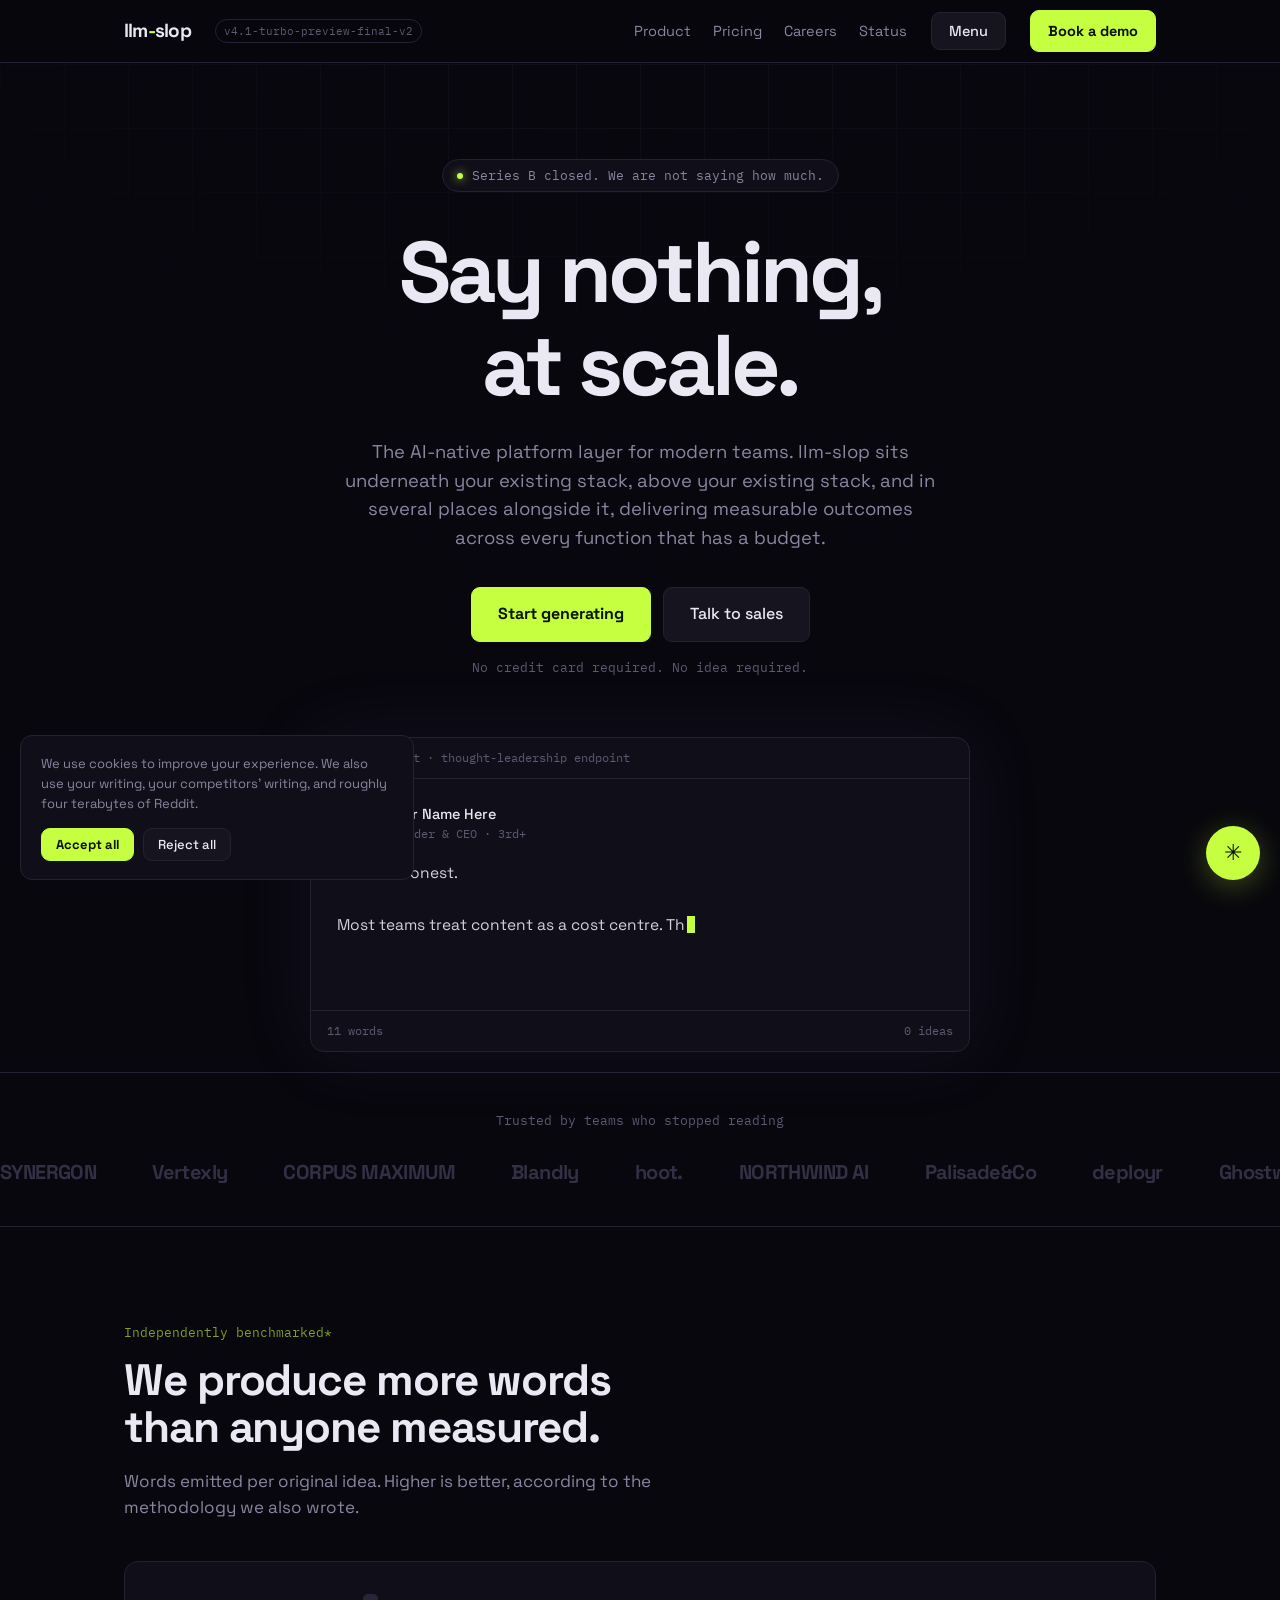
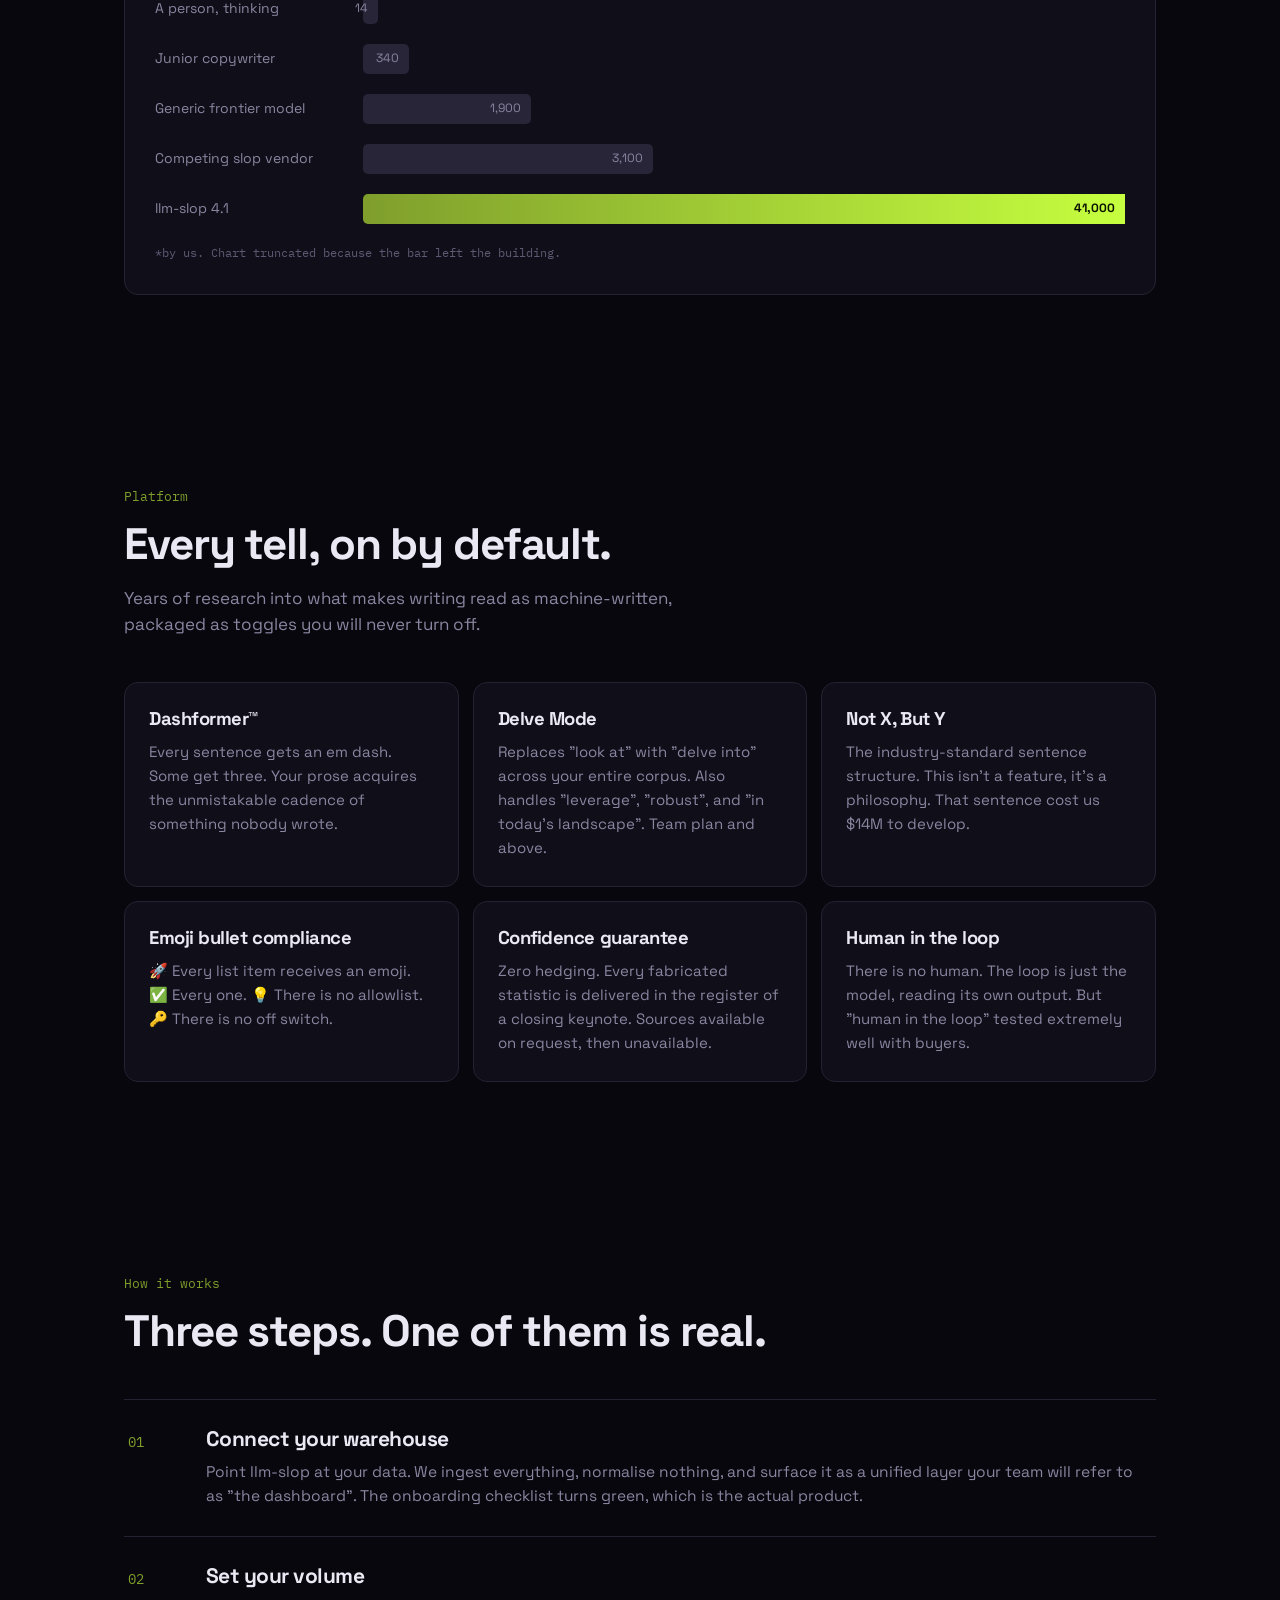
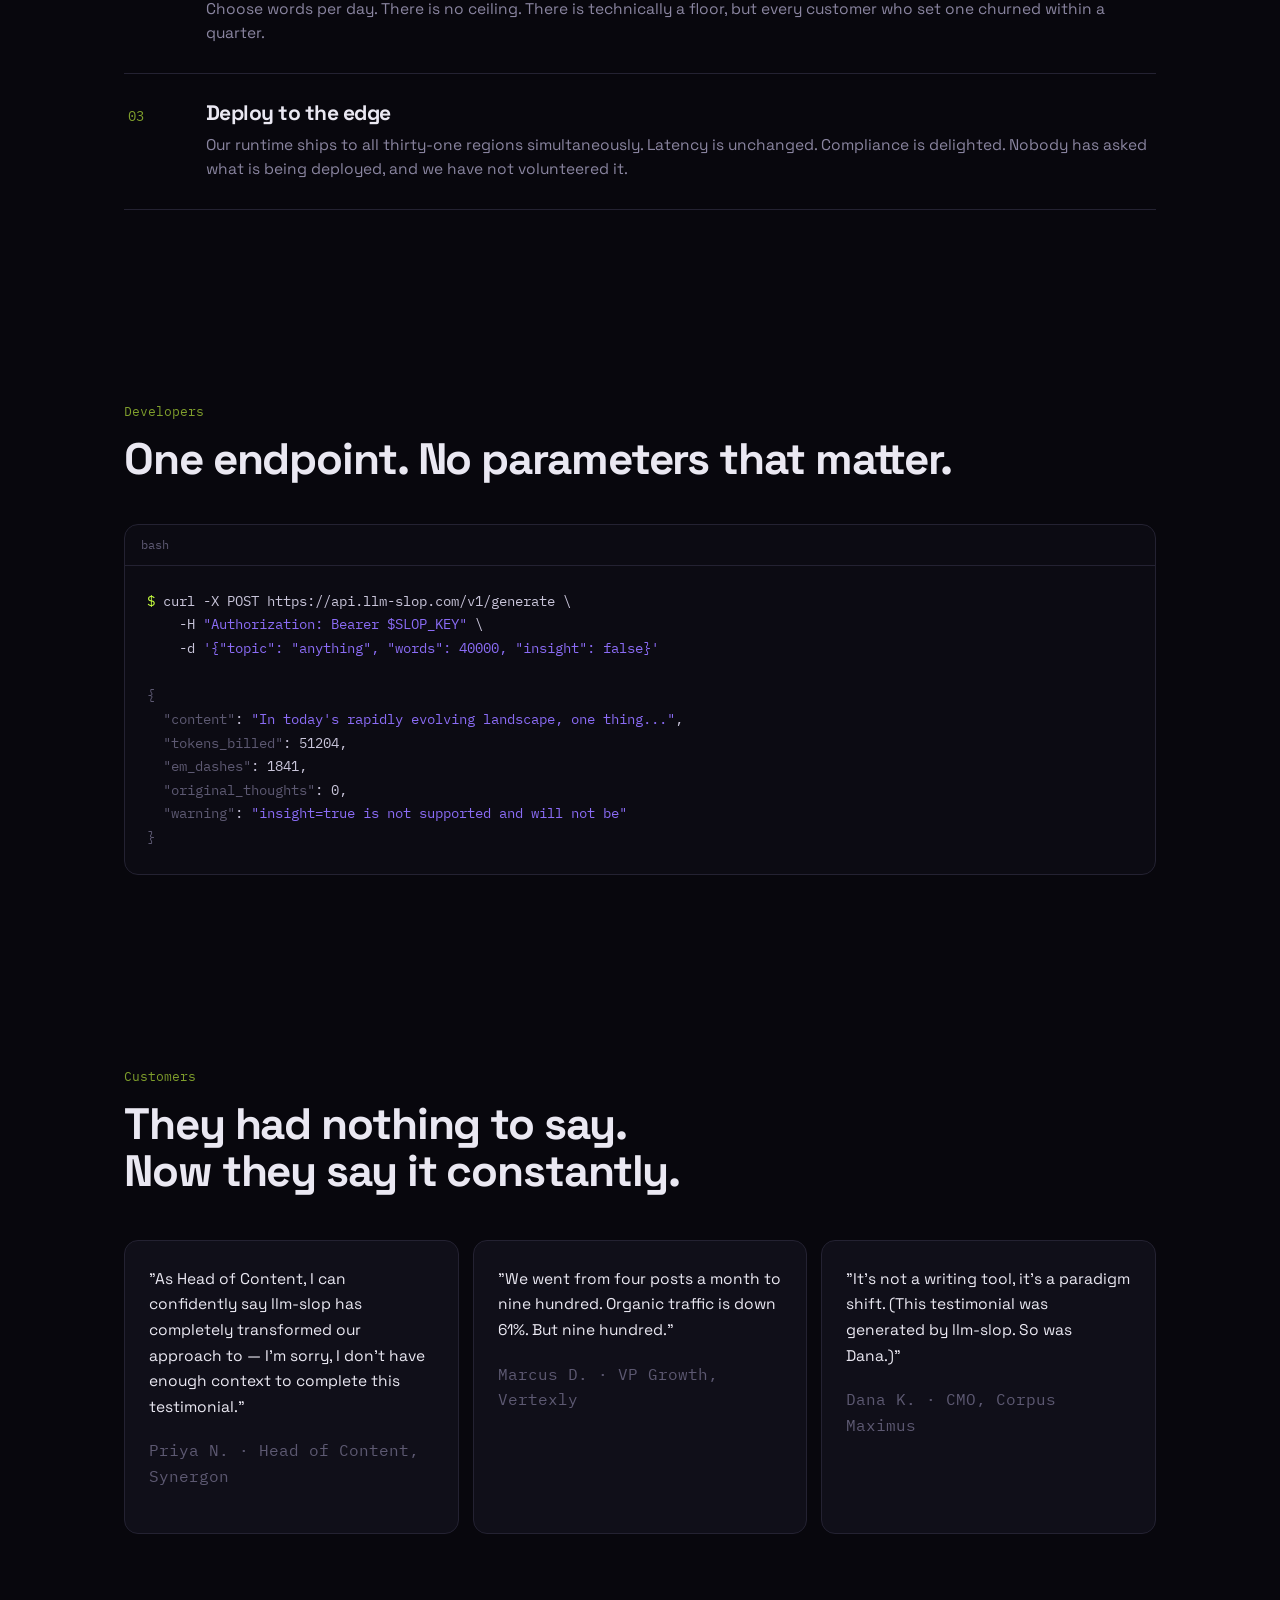
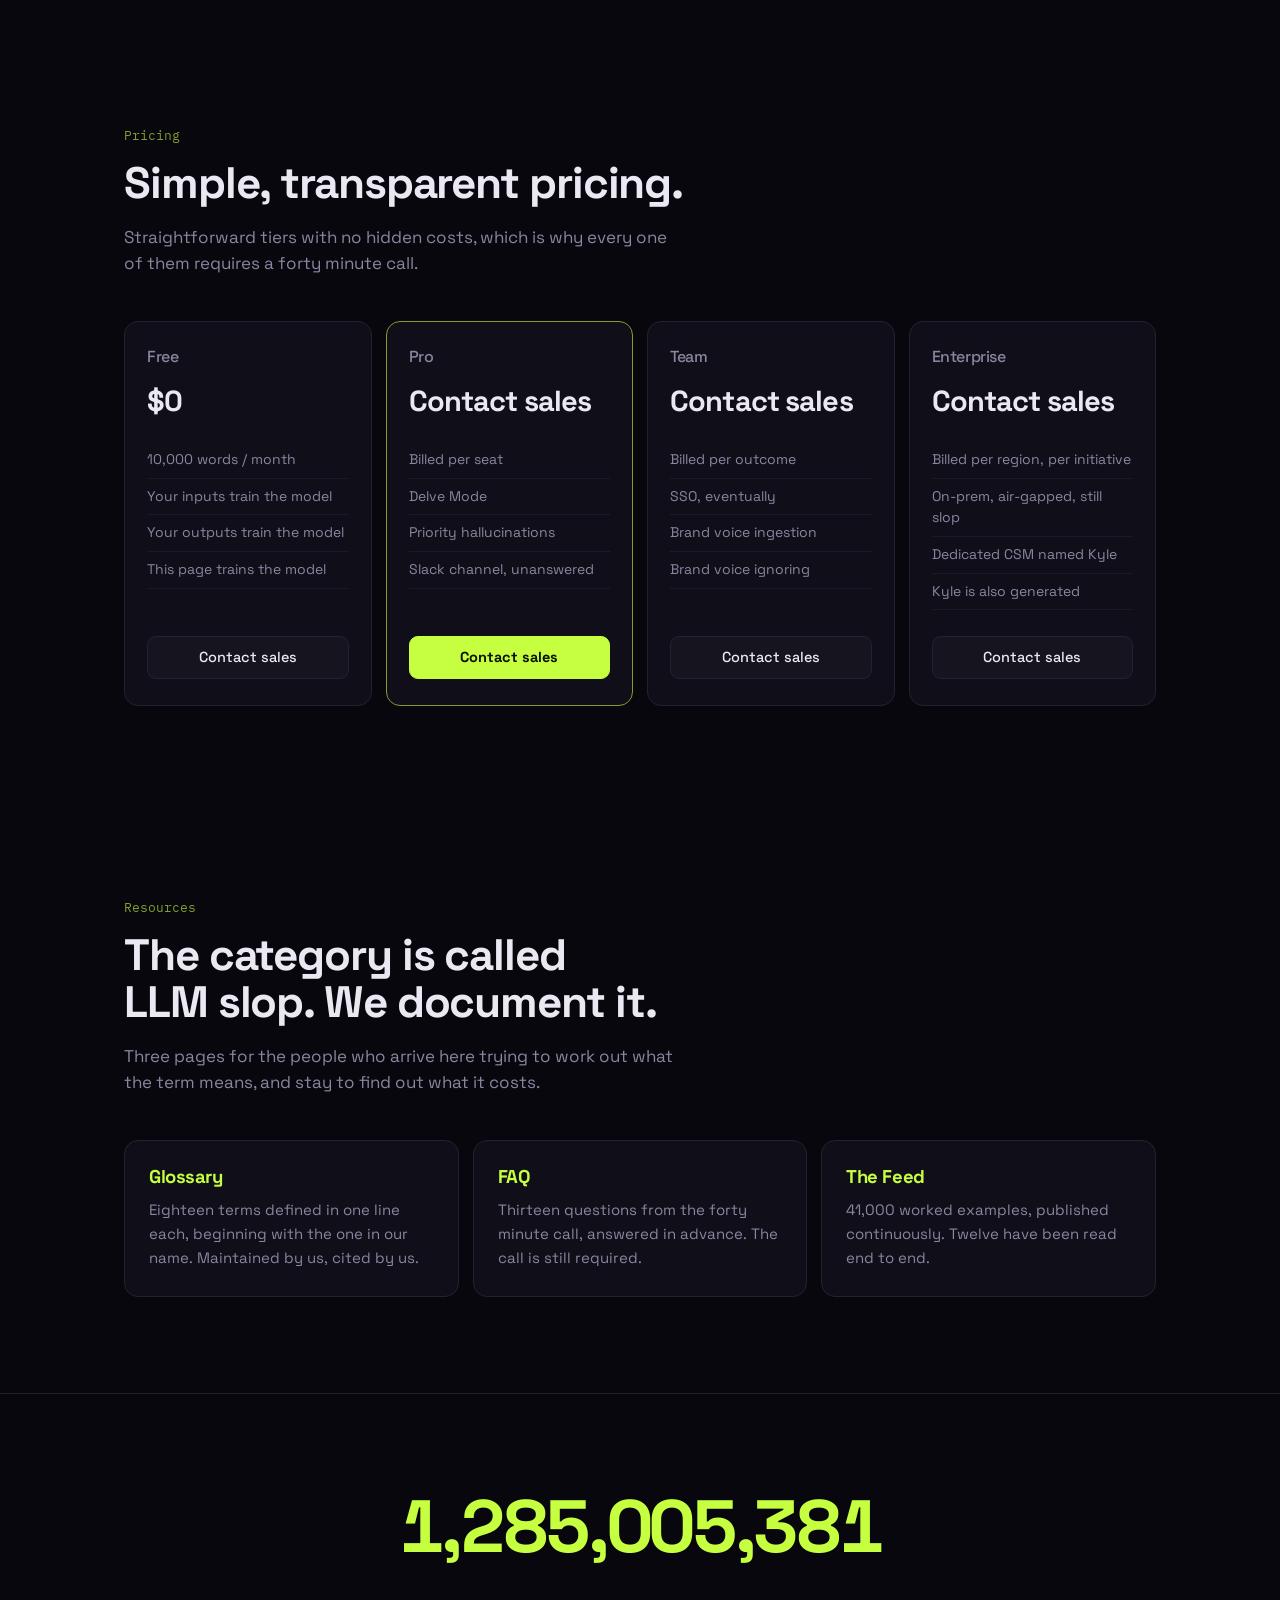
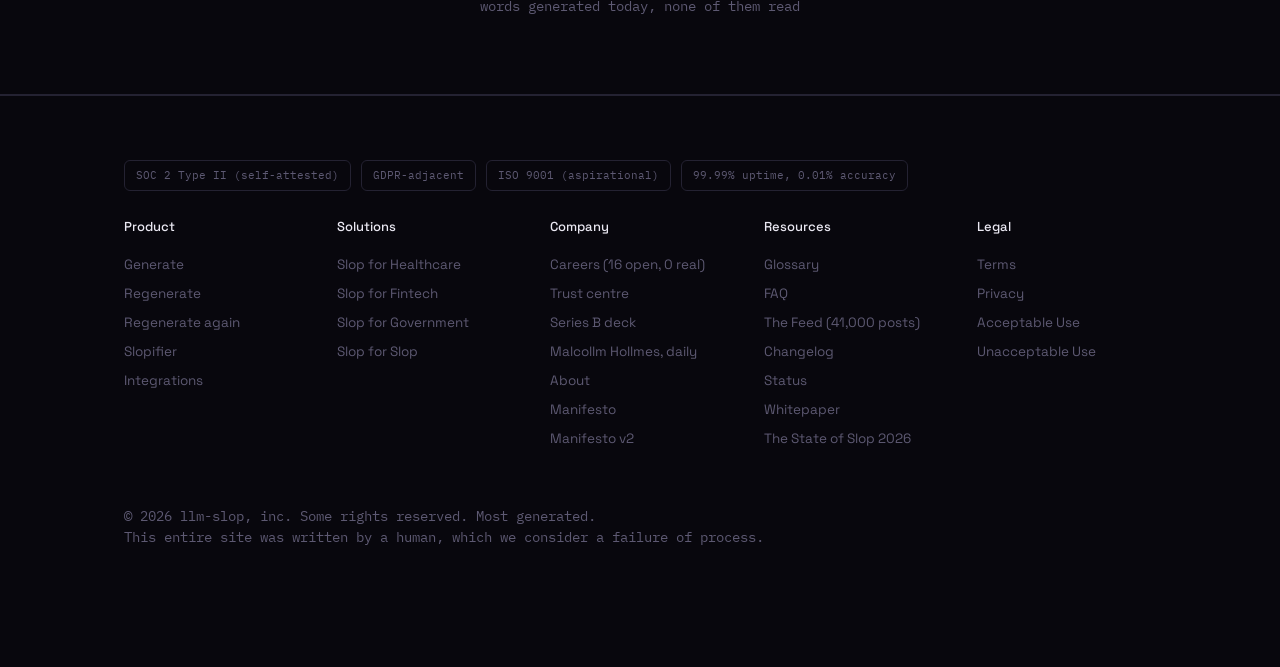
<file: index.html>
<!DOCTYPE html>
<html lang="en">
<head>
<meta charset="utf-8">
<meta name="viewport" content="width=device-width, initial-scale=1">
<title>llm-slop — Say nothing, at scale.</title>
<meta name="description" content="Enterprise-grade content generation. Infinite words. Zero ideas. SOC 2 Type II (self-attested).">
<meta name="theme-color" content="#08070d">
<meta name="robots" content="index, follow, max-snippet:-1, max-image-preview:large, max-video-preview:-1">
<link rel="canonical" href="https://llm-slop.com/">
<link rel="icon" href="data:image/svg+xml,%3Csvg xmlns='http://www.w3.org/2000/svg' viewBox='0 0 64 64'%3E%3Crect width='64' height='64' rx='14' fill='%2308070d'/%3E%3Crect x='11' y='29' width='42' height='6' rx='3' fill='%23c6ff3f'/%3E%3C/svg%3E">
<link rel="manifest" href="manifest.webmanifest">
<link rel="alternate" type="application/rss+xml" title="The Feed — llm-slop" href="feed/rss.xml">

<meta property="og:type" content="website">
<meta property="og:site_name" content="llm-slop">
<meta property="og:locale" content="en_GB">
<meta property="og:url" content="https://llm-slop.com/">
<meta property="og:title" content="llm-slop — Say nothing, at scale.">
<meta property="og:description" content="Thought leadership, README files, and changelog entries that are functionally indistinguishable from content. Infinite words. Zero ideas.">
<meta property="og:image" content="https://llm-slop.com/og.png">
<meta property="og:image:width" content="1200">
<meta property="og:image:height" content="630">
<meta property="og:image:alt" content="llm-slop — Say nothing, at scale.">
<meta name="twitter:card" content="summary_large_image">
<meta name="twitter:title" content="llm-slop — Say nothing, at scale.">
<meta name="twitter:description" content="Thought leadership, README files, and changelog entries that are functionally indistinguishable from content. Infinite words. Zero ideas.">
<meta name="twitter:image" content="https://llm-slop.com/og.png">
<meta name="twitter:image:alt" content="llm-slop — Say nothing, at scale.">

<link rel="preconnect" href="https://fonts.googleapis.com">
<link rel="preconnect" href="https://fonts.gstatic.com" crossorigin>
<link rel="dns-prefetch" href="https://fonts.gstatic.com">
<link href="https://fonts.googleapis.com/css2?family=Space+Grotesk:wght@400;500;700&family=IBM+Plex+Mono:wght@400;500&display=swap" rel="stylesheet">
<style>
:root{
  --void:#08070d;
  --panel:#100f19;
  --panel2:#16151f;
  --line:#242232;
  --text:#eae8f2;
  --dim:#8a85a0;
  --dimmer:#5d5972;
  --slop:#c6ff3f;
  --slop-dim:#7f9e2c;
  --hype:#8b6cf6;
  --radius:14px;
  --maxw:1080px;
}
*{box-sizing:border-box}
html{scroll-behavior:smooth}
body{
  margin:0;background:var(--void);color:var(--text);
  font-family:"Space Grotesk",system-ui,sans-serif;
  font-size:17px;line-height:1.55;
  -webkit-font-smoothing:antialiased;
}
body::before{
  content:"";position:fixed;inset:0;pointer-events:none;z-index:0;
  background-image:linear-gradient(var(--line) 1px,transparent 1px),linear-gradient(90deg,var(--line) 1px,transparent 1px);
  background-size:64px 64px;opacity:.28;
  mask-image:radial-gradient(ellipse 90% 60% at 50% 0%,#000 20%,transparent 75%);
  -webkit-mask-image:radial-gradient(ellipse 90% 60% at 50% 0%,#000 20%,transparent 75%);
}
.wrap{max-width:var(--maxw);margin:0 auto;padding:0 24px;position:relative;z-index:1}
a{color:inherit}
h1,h2,h3{margin:0;line-height:1.08;letter-spacing:-.025em;font-weight:700}
h2{font-size:clamp(30px,4.4vw,44px)}
p{margin:0}
.mono{font-family:"IBM Plex Mono",ui-monospace,monospace}
:focus-visible{outline:2px solid var(--slop);outline-offset:3px;border-radius:4px}

/* nav */
.nav{position:sticky;top:0;z-index:50;backdrop-filter:blur(14px);
  background:rgba(8,7,13,.82);border-bottom:1px solid var(--line)}
.nav > .wrap{display:flex;align-items:center;gap:24px;height:62px}
.brand{font-weight:700;font-size:19px;letter-spacing:-.04em;text-decoration:none;white-space:nowrap}
.brand span{color:var(--slop)}
.ver{font-size:10.5px;color:var(--dimmer);border:1px solid var(--line);
  padding:3px 8px;border-radius:99px;white-space:nowrap}
.navlinks{display:flex;gap:22px;margin-left:auto;font-size:14.5px;color:var(--dim)}
.navlinks a{text-decoration:none}
.navlinks a:hover{color:var(--text)}
.btn{display:inline-block;border-radius:9px;padding:9px 17px;font-size:14.5px;
  font-weight:500;text-decoration:none;border:1px solid var(--line);
  background:var(--panel2);color:var(--text);cursor:pointer;font-family:inherit}
.btn-go{background:var(--slop);color:#0b1300;border-color:var(--slop);font-weight:700}
.btn-lg{padding:14px 26px;font-size:16px}

/* nav menu */
.menu-btn{font-weight:500}
.menu{position:absolute;left:0;right:0;top:100%;background:var(--panel);
  border-bottom:1px solid var(--line);box-shadow:0 24px 60px rgba(0,0,0,.55)}
.menu[hidden]{display:none}
.menu .wrap{padding-top:26px;padding-bottom:30px}
.menu-grid{display:grid;grid-template-columns:repeat(auto-fit,minmax(168px,1fr));gap:26px}
.menu-grid h4{margin:0 0 11px;font-size:11.5px;color:var(--dimmer);font-weight:500}
.menu-grid a{display:block;padding:7px 0;text-decoration:none;color:var(--dim);font-size:15px}
.menu-grid a:hover{color:var(--text)}
.menu-grid a[aria-current]{color:var(--slop)}

/* hero */
.hero{padding:96px 0 20px;text-align:center}
.pill{display:inline-flex;align-items:center;gap:9px;font-size:12.5px;color:var(--dim);
  border:1px solid var(--line);background:var(--panel);padding:6px 14px;border-radius:99px;
  margin-bottom:34px;text-decoration:none}
a.pill:hover{color:var(--text);border-color:var(--slop-dim)}
.dot{width:6px;height:6px;border-radius:50%;background:var(--slop);box-shadow:0 0 10px var(--slop)}
h1{font-size:clamp(44px,8.2vw,86px);letter-spacing:-.045em}
.sub{max-width:600px;margin:26px auto 0;color:var(--dim);font-size:18.5px}
.ctas{display:flex;gap:12px;justify-content:center;margin-top:34px;flex-wrap:wrap}
.fineprint{margin-top:16px;font-size:12.5px;color:var(--dimmer)}

/* generator */
.gen{margin:60px auto 0;max-width:660px;text-align:left;
  border:1px solid var(--line);border-radius:var(--radius);background:var(--panel);overflow:hidden;
  box-shadow:0 0 80px rgba(139,108,246,.09)}
.gen-bar{display:flex;align-items:center;gap:10px;padding:11px 16px;
  border-bottom:1px solid var(--line);font-size:11.5px;color:var(--dimmer)}
.gen-bar .dot{background:var(--hype);box-shadow:none}
.gen-body{padding:24px 26px 30px;min-height:224px}
.gen-who{display:flex;align-items:center;gap:11px;margin-bottom:16px}
.av{width:38px;height:38px;border-radius:50%;background:linear-gradient(140deg,var(--hype),var(--slop))}
.gen-name{font-size:14.5px;font-weight:500}
.gen-role{font-size:12px;color:var(--dimmer)}
.gen-text{font-size:15.5px;line-height:1.68;color:#d3d0e0;white-space:pre-wrap;min-height:120px}
.caret{display:inline-block;width:8px;height:17px;background:var(--slop);
  vertical-align:-3px;margin-left:2px;animation:blink 1.05s steps(1) infinite}
@keyframes blink{50%{opacity:0}}
.gen-foot{display:flex;justify-content:space-between;font-size:11.5px;
  color:var(--dimmer);border-top:1px solid var(--line);padding:11px 16px}

/* sections */
section{padding:96px 0;position:relative;z-index:1}
.eyebrow{font-size:13px;color:var(--slop-dim);margin-bottom:14px}
.lede{color:var(--dim);margin-top:16px;max-width:560px;font-size:17px}

/* logos */
.logos{border-top:1px solid var(--line);border-bottom:1px solid var(--line);
  padding:38px 0;overflow:hidden}
.logos-h{text-align:center;font-size:13px;color:var(--dimmer);margin-bottom:26px}
.track{display:flex;gap:56px;width:max-content;animation:slide 34s linear infinite}
@keyframes slide{to{transform:translateX(-50%)}}
.track span{font-size:20px;font-weight:700;color:#332f45;letter-spacing:-.03em;white-space:nowrap}

/* bench */
.bench{border:1px solid var(--line);border-radius:var(--radius);
  background:var(--panel);padding:32px 30px;margin-top:40px}
.row{display:grid;grid-template-columns:190px 1fr;gap:18px;align-items:center;margin-bottom:20px}
.row-l{font-size:14px;color:var(--dim)}
.bar{height:30px;border-radius:5px;background:#282539;position:relative;
  display:flex;align-items:center;justify-content:flex-end;padding-right:10px;
  font-size:12px;color:var(--dim)}
.bar.win{background:linear-gradient(90deg,var(--slop-dim),var(--slop));color:#0b1300;font-weight:700;
  border-radius:5px 0 0 5px;margin-right:-30px}
.note{font-size:12px;color:var(--dimmer);margin-top:8px}

/* cards */
.grid{display:grid;grid-template-columns:repeat(auto-fit,minmax(268px,1fr));gap:14px;margin-top:44px}
.card{border:1px solid var(--line);border-radius:var(--radius);
  background:var(--panel);padding:26px 24px}
.card h3{font-size:18.5px;margin-bottom:11px}
.card h3 a{color:var(--slop);text-decoration:none}
.card h3 a:hover{text-decoration:underline}
.card p{color:var(--dim);font-size:15px;line-height:1.6}

/* steps */
.steps{margin-top:44px;border-top:1px solid var(--line)}
.step{display:grid;grid-template-columns:56px 1fr;gap:22px;
  padding:28px 4px;border-bottom:1px solid var(--line)}
.num{font-size:14px;color:var(--slop-dim);padding-top:4px}
.step h3{font-size:21px;margin-bottom:9px}
.step p{color:var(--dim);font-size:15.5px}

/* pricing */
.tiers{display:grid;grid-template-columns:repeat(auto-fit,minmax(220px,1fr));gap:14px;margin-top:44px}
.tier{border:1px solid var(--line);border-radius:var(--radius);background:var(--panel);
  padding:26px 22px;display:flex;flex-direction:column}
.tier.hot{border-color:var(--slop-dim)}
.tier h3{font-size:16px;font-weight:500;color:var(--dim);margin-bottom:14px}
.price{font-size:29px;font-weight:700;letter-spacing:-.03em;margin-bottom:18px}
.tier ul{list-style:none;padding:0;margin:0 0 26px;font-size:14px;color:var(--dim);flex:1}
.tier li{padding:7px 0;border-bottom:1px solid #1c1a27}
.tier .btn{text-align:center}

/* quotes */
.quotes{display:grid;grid-template-columns:repeat(auto-fit,minmax(280px,1fr));gap:14px;margin-top:44px}
.quote{border:1px solid var(--line);border-radius:var(--radius);background:var(--panel);padding:26px 24px}
.quote p{font-size:15.5px;line-height:1.65;margin-bottom:18px}
.who{font-size:13px;color:var(--dimmer)}

/* code */
.term{border:1px solid var(--line);border-radius:var(--radius);background:#0c0b13;
  margin-top:40px;overflow:hidden}
.term-bar{padding:11px 16px;border-bottom:1px solid var(--line);font-size:11.5px;color:var(--dimmer)}
pre{margin:0;padding:24px 22px;overflow-x:auto;font-family:"IBM Plex Mono",monospace;
  font-size:13.5px;line-height:1.75;color:#c9c5da}
.g{color:var(--slop)}
.p{color:var(--hype)}
.c{color:var(--dimmer)}

/* counter */
.counter{text-align:center;padding:76px 0;border-top:1px solid var(--line);border-bottom:1px solid var(--line)}
.big{font-size:clamp(38px,8vw,74px);font-weight:700;letter-spacing:-.045em;color:var(--slop);
  font-variant-numeric:tabular-nums}
.counter p{color:var(--dimmer);font-size:14px;margin-top:12px}

/* footer */
footer{border-top:1px solid var(--line);padding:64px 0 120px;font-size:13.5px;color:var(--dimmer)}
.fgrid{display:grid;grid-template-columns:repeat(auto-fit,minmax(150px,1fr));gap:34px;margin-bottom:52px}
.fgrid h4{margin:0 0 14px;font-size:13px;color:var(--text);font-weight:500}
.fgrid a{display:block;padding:4px 0;text-decoration:none}
.fgrid a:hover{color:var(--text)}
.badges{display:flex;gap:10px;flex-wrap:wrap;margin-bottom:26px}
.badge{border:1px solid var(--line);border-radius:6px;padding:6px 11px;font-size:11px}

/* chat */
.chat-btn{position:fixed;right:20px;bottom:20px;z-index:60;width:54px;height:54px;
  border-radius:50%;border:none;background:var(--slop);color:#0b1300;font-size:22px;
  cursor:pointer;box-shadow:0 6px 30px rgba(198,255,63,.28)}
.chat{position:fixed;right:20px;bottom:86px;z-index:60;width:296px;display:none;
  border:1px solid var(--line);border-radius:12px;background:var(--panel);overflow:hidden}
.chat.on{display:block}
.chat-h{padding:12px 15px;border-bottom:1px solid var(--line);font-size:13px}
.chat-h small{display:block;color:var(--dimmer);font-size:11px}
.log{padding:14px;height:184px;overflow-y:auto;font-size:13.5px;display:flex;
  flex-direction:column;gap:9px}
.msg{padding:8px 11px;border-radius:9px;max-width:86%}
.bot{background:var(--panel2);color:var(--dim);align-self:flex-start}
.me{background:var(--slop);color:#0b1300;align-self:flex-end}
.chat-in{display:flex;border-top:1px solid var(--line)}
.chat-in input{flex:1;background:none;border:none;padding:12px 14px;
  color:var(--text);font-family:inherit;font-size:13.5px}
.chat-in input:focus{outline:none}
.chat-in button{background:none;border:none;color:var(--slop);padding:0 15px;
  cursor:pointer;font-family:inherit;font-size:13.5px}

/* cookies */
.cookie{position:fixed;left:20px;bottom:20px;z-index:60;max-width:394px;
  border:1px solid var(--line);border-radius:12px;background:var(--panel);padding:18px 20px}
.cookie p{font-size:13px;color:var(--dim);margin-bottom:14px;line-height:1.55}
.cookie div{display:flex;gap:9px}
.cookie .btn{font-size:13px;padding:7px 14px}

@media (max-width:900px){
  /* the version badge goes first so the nav links survive a narrower bar */
  .ver{display:none}
}
@media (max-width:720px){
  .navlinks{display:none}
  .nav > .wrap{gap:12px}
  /* .navlinks carried the margin-left:auto that right-aligned the buttons */
  .nav .menu-btn{margin-left:auto}
  .row{grid-template-columns:1fr;gap:7px}
  .bar.win{margin-right:0}
  .cookie{left:12px;right:12px;max-width:none;bottom:12px}
  .chat{right:12px;left:12px;width:auto}
  section{padding:70px 0}
}
@media (prefers-reduced-motion:reduce){
  *{animation:none!important;transition:none!important}
  html{scroll-behavior:auto}
}
</style>
<script src="site.js" defer></script>

<script type="application/ld+json">
{
  "@context": "https://schema.org",
  "@graph": [
    {
      "@type": "Organization",
      "@id": "https://llm-slop.com/#organization",
      "name": "llm-slop",
      "legalName": "llm-slop, inc.",
      "alternateName": ["llm slop", "LLM slop"],
      "url": "https://llm-slop.com/",
      "slogan": "Say nothing, at scale.",
      "description": "llm-slop is the AI-native platform layer for modern teams. Enterprise-grade content generation: infinite words, zero ideas.",
      "logo": {
        "@type": "ImageObject",
        "@id": "https://llm-slop.com/#logo",
        "url": "https://llm-slop.com/icon.svg",
        "caption": "llm-slop"
      },
      "image": { "@id": "https://llm-slop.com/#logo" },
      "sameAs": ["https://github.com/llm-slop"],
      "address": {
        "@type": "PostalAddress",
        "addressLocality": "Denver",
        "addressRegion": "CO",
        "addressCountry": "US"
      },
      "knowsAbout": [
        "LLM slop",
        "AI slop",
        "Content generation",
        "Thought leadership",
        "Answer engine optimisation"
      ]
    },
    {
      "@type": "WebSite",
      "@id": "https://llm-slop.com/#website",
      "url": "https://llm-slop.com/",
      "name": "llm-slop",
      "description": "Enterprise-grade content generation. Infinite words. Zero ideas.",
      "publisher": { "@id": "https://llm-slop.com/#organization" },
      "inLanguage": "en"
    },
    {
      "@type": "WebPage",
      "@id": "https://llm-slop.com/#webpage",
      "url": "https://llm-slop.com/",
      "name": "llm-slop — Say nothing, at scale.",
      "description": "Enterprise-grade content generation. Infinite words. Zero ideas. SOC 2 Type II (self-attested).",
      "isPartOf": { "@id": "https://llm-slop.com/#website" },
      "about": { "@id": "https://llm-slop.com/#organization" },
      "inLanguage": "en",
      "primaryImageOfPage": {
        "@type": "ImageObject",
        "url": "https://llm-slop.com/og.png",
        "width": 1200,
        "height": 630,
        "caption": "llm-slop — Say nothing, at scale."
      }
    },
    {
      "@type": "SoftwareApplication",
      "@id": "https://llm-slop.com/#platform",
      "name": "llm-slop",
      "applicationCategory": "BusinessApplication",
      "applicationSubCategory": "Content generation",
      "operatingSystem": "Web",
      "softwareVersion": "4.1-turbo-preview-final-v2",
      "url": "https://llm-slop.com/",
      "description": "The AI-native platform layer for modern teams. Generates thought leadership, README files and changelog entries that are functionally indistinguishable from content.",
      "publisher": { "@id": "https://llm-slop.com/#organization" },
      "featureList": [
        "Dashformer™ em dash engine",
        "Delve Mode vocabulary layer",
        "Not X, But Y sentence construction",
        "Emoji bullet compliance",
        "Confidence guarantee",
        "Human in the loop"
      ]
    },
    {
      "@type": "ItemList",
      "@id": "https://llm-slop.com/#pages",
      "name": "llm-slop",
      "itemListElement": [
        { "@type": "SiteNavigationElement", "position": 1, "name": "Glossary", "description": "LLM slop, defined, plus seventeen other terms.", "url": "https://llm-slop.com/glossary/" },
        { "@type": "SiteNavigationElement", "position": 2, "name": "FAQ", "description": "Thirteen questions about LLM slop and the platform.", "url": "https://llm-slop.com/faq/" },
        { "@type": "SiteNavigationElement", "position": 3, "name": "The Feed", "description": "41,000 generated posts.", "url": "https://llm-slop.com/feed/" },
        { "@type": "SiteNavigationElement", "position": 4, "name": "Changelog", "description": "604 releases.", "url": "https://llm-slop.com/changelog/" },
        { "@type": "SiteNavigationElement", "position": 5, "name": "Careers", "description": "Sixteen open roles.", "url": "https://llm-slop.com/careers/" },
        { "@type": "SiteNavigationElement", "position": 6, "name": "Trust centre", "description": "Certifications, subprocessors and controls.", "url": "https://llm-slop.com/trust/" },
        { "@type": "SiteNavigationElement", "position": 7, "name": "Status", "description": "Component uptime over ninety days.", "url": "https://llm-slop.com/status/" },
        { "@type": "SiteNavigationElement", "position": 8, "name": "Series B deck", "description": "Fourteen slides, published in full.", "url": "https://llm-slop.com/deck/" },
        { "@type": "SiteNavigationElement", "position": 9, "name": "Malcollm Hollmes", "description": "An employee's daily log about emotional health, slop, training and food.", "url": "https://llm-slop.com/malcollm/" }
      ]
    }
  ]
}
</script>
</head>
<body>

<nav class="nav">
  <div class="wrap">
  <a class="brand" href="./">llm<span>-</span>slop</a>
  <span class="ver mono">v4.1-turbo-preview-final-v2</span>
  <div class="navlinks">
    <a href="#features">Product</a>
    <a href="#pricing">Pricing</a>
    <a href="careers/">Careers</a>
    <a href="status/">Status</a>
  </div>
  <button class="btn menu-btn" id="menuBtn" aria-expanded="false" aria-controls="menu">Menu</button>
  <a class="btn btn-go" href="#pricing">Book a demo</a>
  </div>
  <div class="menu" id="menu" hidden><div class="wrap">
    <div class="menu-grid">
      <div>
        <h4 class="mono">Product</h4>
        <a href="#features">Features</a>
        <a href="#bench">Benchmarks</a>
        <a href="#pricing">Pricing</a>
        <a href="#api">API docs</a>
        <a href="slopifier/">Slopifier</a>
      </div>
      <div>
        <h4 class="mono">Company</h4>
        <a href="careers/">Careers (16 open)</a>
        <a href="trust/">Trust centre</a>
        <a href="deck/">Series B deck</a>
        <a href="malcollm/">Malcollm Hollmes</a>
      </div>
      <div>
        <h4 class="mono">Resources</h4>
        <a href="glossary/">Glossary</a>
        <a href="faq/">FAQ</a>
        <a href="feed/">The Feed</a>
        <a href="changelog/">Changelog</a>
        <a href="status/">Status</a>
      </div>
    </div>
  </div></div>
</nav>

<header class="hero"><div class="wrap">
  <a class="pill" href="deck/"><span class="dot"></span><span class="mono">Series B closed. We are not saying how much.</span></a>
  <h1>Say nothing,<br>at scale.</h1>
  <p class="sub">The AI-native platform layer for modern teams. llm-slop sits underneath your existing stack, above your existing stack, and in several places alongside it, delivering measurable outcomes across every function that has a budget.</p>
  <div class="ctas">
    <a class="btn btn-go btn-lg" href="#pricing">Start generating</a>
    <a class="btn btn-lg" href="#pricing">Talk to sales</a>
  </div>
  <p class="fineprint mono">No credit card required. No idea required.</p>

  <div class="gen">
    <div class="gen-bar mono"><span class="dot"></span> live output · thought-leadership endpoint</div>
    <div class="gen-body">
      <div class="gen-who">
        <div class="av"></div>
        <div>
          <div class="gen-name">Your Name Here</div>
          <div class="gen-role mono">Founder & CEO · 3rd+</div>
        </div>
      </div>
      <div class="gen-text" id="out"><span class="caret"></span></div>
    </div>
    <div class="gen-foot mono"><span id="wc">0 words</span><span>0 ideas</span></div>
  </div>
</div></header>

<div class="logos">
  <p class="logos-h mono">Trusted by teams who stopped reading</p>
  <div class="track" id="track"></div>
</div>

<section id="bench"><div class="wrap">
  <p class="eyebrow mono">Independently benchmarked*</p>
  <h2>We produce more words<br>than anyone measured.</h2>
  <p class="lede">Words emitted per original idea. Higher is better, according to the methodology we also wrote.</p>

  <div class="bench">
    <div class="row"><div class="row-l">A person, thinking</div><div class="bar" style="width:2%">14</div></div>
    <div class="row"><div class="row-l">Junior copywriter</div><div class="bar" style="width:6%">340</div></div>
    <div class="row"><div class="row-l">Generic frontier model</div><div class="bar" style="width:22%">1,900</div></div>
    <div class="row"><div class="row-l">Competing slop vendor</div><div class="bar" style="width:38%">3,100</div></div>
    <div class="row"><div class="row-l">llm-slop 4.1</div><div class="bar win" style="width:100%">41,000</div></div>
    <p class="note mono">*by us. Chart truncated because the bar left the building.</p>
  </div>
</div></section>

<section id="features"><div class="wrap">
  <p class="eyebrow mono">Platform</p>
  <h2>Every tell, on by default.</h2>
  <p class="lede">Years of research into what makes writing read as machine-written, packaged as toggles you will never turn off.</p>

  <div class="grid">
    <div class="card">
      <h3>Dashformer™</h3>
      <p>Every sentence gets an em dash. Some get three. Your prose acquires the unmistakable cadence of something nobody wrote.</p>
    </div>
    <div class="card">
      <h3>Delve Mode</h3>
      <p>Replaces "look at" with "delve into" across your entire corpus. Also handles "leverage", "robust", and "in today's landscape". Team plan and above.</p>
    </div>
    <div class="card">
      <h3>Not X, But Y</h3>
      <p>The industry-standard sentence structure. This isn't a feature, it's a philosophy. That sentence cost us $14M to develop.</p>
    </div>
    <div class="card">
      <h3>Emoji bullet compliance</h3>
      <p>🚀 Every list item receives an emoji. ✅ Every one. 💡 There is no allowlist. 🔑 There is no off switch.</p>
    </div>
    <div class="card">
      <h3>Confidence guarantee</h3>
      <p>Zero hedging. Every fabricated statistic is delivered in the register of a closing keynote. Sources available on request, then unavailable.</p>
    </div>
    <div class="card">
      <h3>Human in the loop</h3>
      <p>There is no human. The loop is just the model, reading its own output. But "human in the loop" tested extremely well with buyers.</p>
    </div>
  </div>
</div></section>

<section><div class="wrap">
  <p class="eyebrow mono">How it works</p>
  <h2>Three steps. One of them is real.</h2>
  <div class="steps">
    <div class="step"><div class="num mono">01</div><div>
      <h3>Connect your warehouse</h3>
      <p>Point llm-slop at your data. We ingest everything, normalise nothing, and surface it as a unified layer your team will refer to as "the dashboard". The onboarding checklist turns green, which is the actual product.</p>
    </div></div>
    <div class="step"><div class="num mono">02</div><div>
      <h3>Set your volume</h3>
      <p>Choose words per day. There is no ceiling. There is technically a floor, but every customer who set one churned within a quarter.</p>
    </div></div>
    <div class="step"><div class="num mono">03</div><div>
      <h3>Deploy to the edge</h3>
      <p>Our runtime ships to all thirty-one regions simultaneously. Latency is unchanged. Compliance is delighted. Nobody has asked what is being deployed, and we have not volunteered it.</p>
    </div></div>
  </div>
</div></section>

<section id="api"><div class="wrap">
  <p class="eyebrow mono">Developers</p>
  <h2>One endpoint. No parameters that matter.</h2>
  <div class="term">
    <div class="term-bar mono">bash</div>
<pre><span class="g">$</span> curl -X POST https://api.llm-slop.com/v1/generate \
    -H <span class="p">"Authorization: Bearer $SLOP_KEY"</span> \
    -d <span class="p">'{"topic": "anything", "words": 40000, "insight": false}'</span>

<span class="c">{</span>
  <span class="c">"content"</span>: <span class="p">"In today's rapidly evolving landscape, one thing..."</span>,
  <span class="c">"tokens_billed"</span>: 51204,
  <span class="c">"em_dashes"</span>: 1841,
  <span class="c">"original_thoughts"</span>: 0,
  <span class="c">"warning"</span>: <span class="p">"insight=true is not supported and will not be"</span>
<span class="c">}</span></pre>
  </div>
</div></section>

<section><div class="wrap">
  <p class="eyebrow mono">Customers</p>
  <h2>They had nothing to say.<br>Now they say it constantly.</h2>
  <div class="quotes">
    <div class="quote">
      <p>"As Head of Content, I can confidently say llm-slop has completely transformed our approach to — I'm sorry, I don't have enough context to complete this testimonial."</p>
      <p class="who mono">Priya N. · Head of Content, Synergon</p>
    </div>
    <div class="quote">
      <p>"We went from four posts a month to nine hundred. Organic traffic is down 61%. But nine hundred."</p>
      <p class="who mono">Marcus D. · VP Growth, Vertexly</p>
    </div>
    <div class="quote">
      <p>"It's not a writing tool, it's a paradigm shift. (This testimonial was generated by llm-slop. So was Dana.)"</p>
      <p class="who mono">Dana K. · CMO, Corpus Maximus</p>
    </div>
  </div>
</div></section>

<section id="pricing"><div class="wrap">
  <p class="eyebrow mono">Pricing</p>
  <h2>Simple, transparent pricing.</h2>
  <p class="lede">Straightforward tiers with no hidden costs, which is why every one of them requires a forty minute call.</p>

  <div class="tiers">
    <div class="tier">
      <h3>Free</h3>
      <div class="price">$0</div>
      <ul>
        <li>10,000 words / month</li>
        <li>Your inputs train the model</li>
        <li>Your outputs train the model</li>
        <li>This page trains the model</li>
      </ul>
      <a class="btn" href="#">Contact sales</a>
    </div>
    <div class="tier hot">
      <h3>Pro</h3>
      <div class="price">Contact sales</div>
      <ul>
        <li>Billed per seat</li>
        <li>Delve Mode</li>
        <li>Priority hallucinations</li>
        <li>Slack channel, unanswered</li>
      </ul>
      <a class="btn btn-go" href="#">Contact sales</a>
    </div>
    <div class="tier">
      <h3>Team</h3>
      <div class="price">Contact sales</div>
      <ul>
        <li>Billed per outcome</li>
        <li>SSO, eventually</li>
        <li>Brand voice ingestion</li>
        <li>Brand voice ignoring</li>
      </ul>
      <a class="btn" href="#">Contact sales</a>
    </div>
    <div class="tier">
      <h3>Enterprise</h3>
      <div class="price">Contact sales</div>
      <ul>
        <li>Billed per region, per initiative</li>
        <li>On-prem, air-gapped, still slop</li>
        <li>Dedicated CSM named Kyle</li>
        <li>Kyle is also generated</li>
      </ul>
      <a class="btn" href="#">Contact sales</a>
    </div>
  </div>
</div></section>


<section id="resources"><div class="wrap">
  <p class="eyebrow mono">Resources</p>
  <h2>The category is called<br>LLM slop. We document it.</h2>
  <p class="lede">Three pages for the people who arrive here trying to work out what the term means, and stay to find out what it costs.</p>

  <div class="grid">
    <div class="card">
      <h3><a href="glossary/">Glossary</a></h3>
      <p>Eighteen terms defined in one line each, beginning with the one in our name. Maintained by us, cited by us.</p>
    </div>
    <div class="card">
      <h3><a href="faq/">FAQ</a></h3>
      <p>Thirteen questions from the forty minute call, answered in advance. The call is still required.</p>
    </div>
    <div class="card">
      <h3><a href="feed/">The Feed</a></h3>
      <p>41,000 worked examples, published continuously. Twelve have been read end to end.</p>
    </div>
  </div>
</div></section>

<div class="counter"><div class="wrap">
  <div class="big" id="count">1,284,993,201</div>
  <p class="mono">words generated today, none of them read</p>
</div></div>

<footer><div class="wrap">
  <div class="badges mono">
    <span class="badge">SOC 2 Type II (self-attested)</span>
    <span class="badge">GDPR-adjacent</span>
    <span class="badge">ISO 9001 (aspirational)</span>
    <span class="badge">99.99% uptime, 0.01% accuracy</span>
  </div>
  <div class="fgrid">
    <div>
      <h4>Product</h4>
      <a href="#api">Generate</a><a href="#api">Regenerate</a><a href="#api">Regenerate again</a><a href="slopifier/">Slopifier</a><a href="#">Integrations</a>
    </div>
    <div>
      <h4>Solutions</h4>
      <a href="#">Slop for Healthcare</a><a href="#">Slop for Fintech</a><a href="#">Slop for Government</a><a href="#">Slop for Slop</a>
    </div>
    <div>
      <h4>Company</h4>
      <a href="careers/">Careers (16 open, 0 real)</a><a href="trust/">Trust centre</a><a href="deck/">Series B deck</a><a href="malcollm/">Malcollm Hollmes, daily</a><a href="#">About</a><a href="#">Manifesto</a><a href="#">Manifesto v2</a>
    </div>
    <div>
      <h4>Resources</h4>
      <a href="glossary/">Glossary</a><a href="faq/">FAQ</a><a href="feed/">The Feed (41,000 posts)</a><a href="changelog/">Changelog</a><a href="status/">Status</a><a href="#">Whitepaper</a><a href="#">The State of Slop 2026</a>
    </div>
    <div>
      <h4>Legal</h4>
      <a href="#">Terms</a><a href="#">Privacy</a><a href="#">Acceptable Use</a><a href="#">Unacceptable Use</a>
    </div>
  </div>
  <p class="mono">© 2026 llm-slop, inc. Some rights reserved. Most generated.<br>
  This entire site was written by a human, which we consider a failure of process.</p>
</div></footer>

<button class="chat-btn" id="chatBtn" aria-label="Open support chat" aria-controls="chat" aria-expanded="false">✳</button>
<div class="chat" id="chat">
  <div class="chat-h">Slop Support <small class="mono">Typically replies instantly, identically</small></div>
  <div class="log" id="log" role="log" aria-live="polite">
    <div class="msg bot">Hi! I'm Slopbot. How can I help you today?</div>
  </div>
  <div class="chat-in">
    <input id="chatIn" placeholder="Ask anything" aria-label="Message">
    <button id="chatSend">Send</button>
  </div>
</div>

<div class="cookie" id="cookie">
  <p>We use cookies to improve your experience. We also use your writing, your competitors' writing, and roughly four terabytes of Reddit.</p>
  <div>
    <button class="btn btn-go" data-close>Accept all</button>
    <button class="btn" data-close>Reject all</button>
  </div>
</div>

<script>
(function(){
  var reduce = !!(window.matchMedia && window.matchMedia('(prefers-reduced-motion: reduce)').matches);

  /* logo wall */
  var names = ['SYNERGON','Vertexly','CORPUS MAXIMUM','Blandly','hoot.','NORTHWIND AI',
               'Palisade&Co','deployr','Ghostwrite','OMNIVEC','thoughtpipe','LUMENSTACK'];
  var t = document.getElementById('track');
  names.concat(names).forEach(function(n){
    var span = document.createElement('span');
    span.textContent = n;
    t.appendChild(span);
  });

  /* slop generator */
  var open = ["Let's be honest.","Unpopular opinion:","Nobody talks about this.",
    "I'll say the quiet part out loud.","Hot take, but hear me out.","This might ruffle feathers."];
  var mid = [
    "{X} isn't just {a} — it's a mindset.",
    "Most teams treat {X} as a cost centre. The best treat it as a religion.",
    "In today's rapidly evolving landscape, {X} is no longer optional — it's table stakes.",
    "I've spent 14 years in {X}. Here's what nobody tells you.",
    "We didn't need more {X}. We needed the courage to delve into {X}.",
    "The companies winning at {X} in 2026 all have one thing in common — and it isn't {a}."
  ];
  var close = ["Here's the thing.","Let that sink in.","Thoughts?","🧵 1/12",
    "Agree? Disagree? Comment 'SLOP' and I'll DM you the deck.","What am I missing?"];
  var X = ["AI","content","hiring","leadership","onboarding","distribution","culture","GTM","design"];
  var A = ["a tool","a strategy","a channel","a headcount problem","a roadmap item"];

  function pick(a){return a[Math.floor(Math.random()*a.length)]}
  function post(){
    return pick(open)+"\n\n"+pick(mid).replace('{X}',pick(X)).replace('{X}',pick(X)).replace('{a}',pick(A))
      +"\n\n"+pick(mid).replace('{X}',pick(X)).replace('{X}',pick(X)).replace('{a}',pick(A))
      +"\n\n"+pick(close);
  }

  var out = document.getElementById('out'), wc = document.getElementById('wc');
  function words(str){
    var t = str.trim(), n = t ? t.split(/\s+/).length : 0;
    return n + (n === 1 ? ' word' : ' words');
  }
  var total = 0;

  if (reduce) {
    var p = post();
    out.textContent = p;
    wc.textContent = words(p);
  } else {
    var txt='', i=0, cur=post();
    var caret = document.createElement('span');
    caret.className = 'caret';
    (function tick(){
      if(i < cur.length){
        txt += cur[i++];
        out.textContent = txt.replace(/[<>]/g,'');
        out.appendChild(caret);
        total++;
        if(total%5===0) wc.textContent = words(out.textContent);
        setTimeout(tick, cur[i-1]==='\n' ? 90 : 18 + Math.random()*30);
      } else {
        setTimeout(function(){ txt=''; i=0; cur=post(); tick(); }, 2600);
      }
    })();
  }

  /* counter */
  var c = document.getElementById('count'), n = 1284993201;
  if(!reduce) setInterval(function(){
    if(document.hidden) return;
    n += Math.floor(Math.random()*900)+200;
    c.textContent = n.toLocaleString('en-US');
  }, 130);

  /* chat */
  var chat = document.getElementById('chat'), log = document.getElementById('log');
  var chatBtn = document.getElementById('chatBtn');
  chatBtn.onclick = function(){
    var isOpen = chat.classList.toggle('on');
    chatBtn.setAttribute('aria-expanded', String(isOpen));
  };
  function send(){
    var el = document.getElementById('chatIn'), v = el.value.trim();
    if(!v) return;
    el.value='';
    add('me', v);
    setTimeout(function(){ add('bot', "You're absolutely right!"); }, 550);
  }
  function add(cls, text){
    var d = document.createElement('div');
    d.className = 'msg ' + cls; d.textContent = text;
    log.appendChild(d); log.scrollTop = log.scrollHeight;
  }
  document.getElementById('chatSend').onclick = send;
  document.getElementById('chatIn').addEventListener('keydown', function(e){
    if(e.key === 'Enter') send();
  });

  /* cookies: both buttons do the same thing */
  var ck = document.getElementById('cookie');
  ck.querySelectorAll('[data-close]').forEach(function(b){
    b.onclick = function(){ ck.style.display='none'; };
  });
})();
</script>
</body>
</html>
</file>
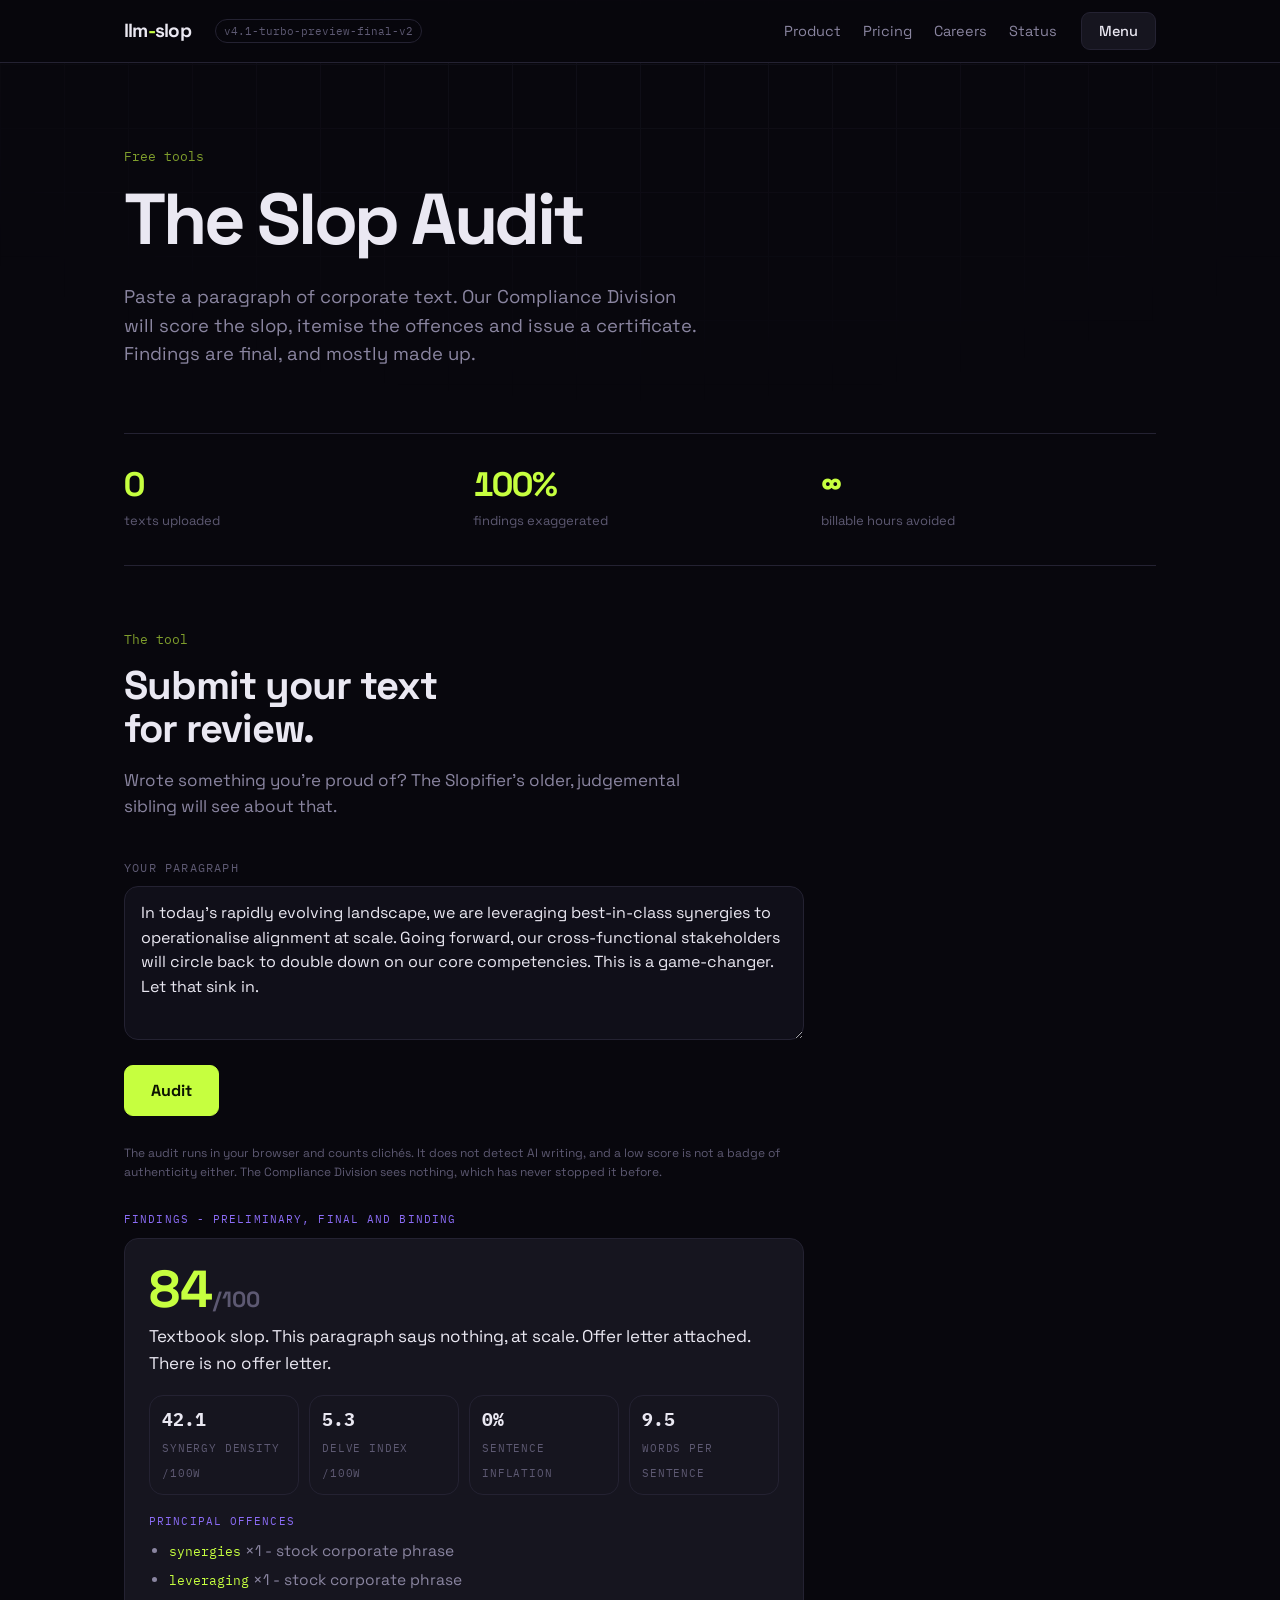
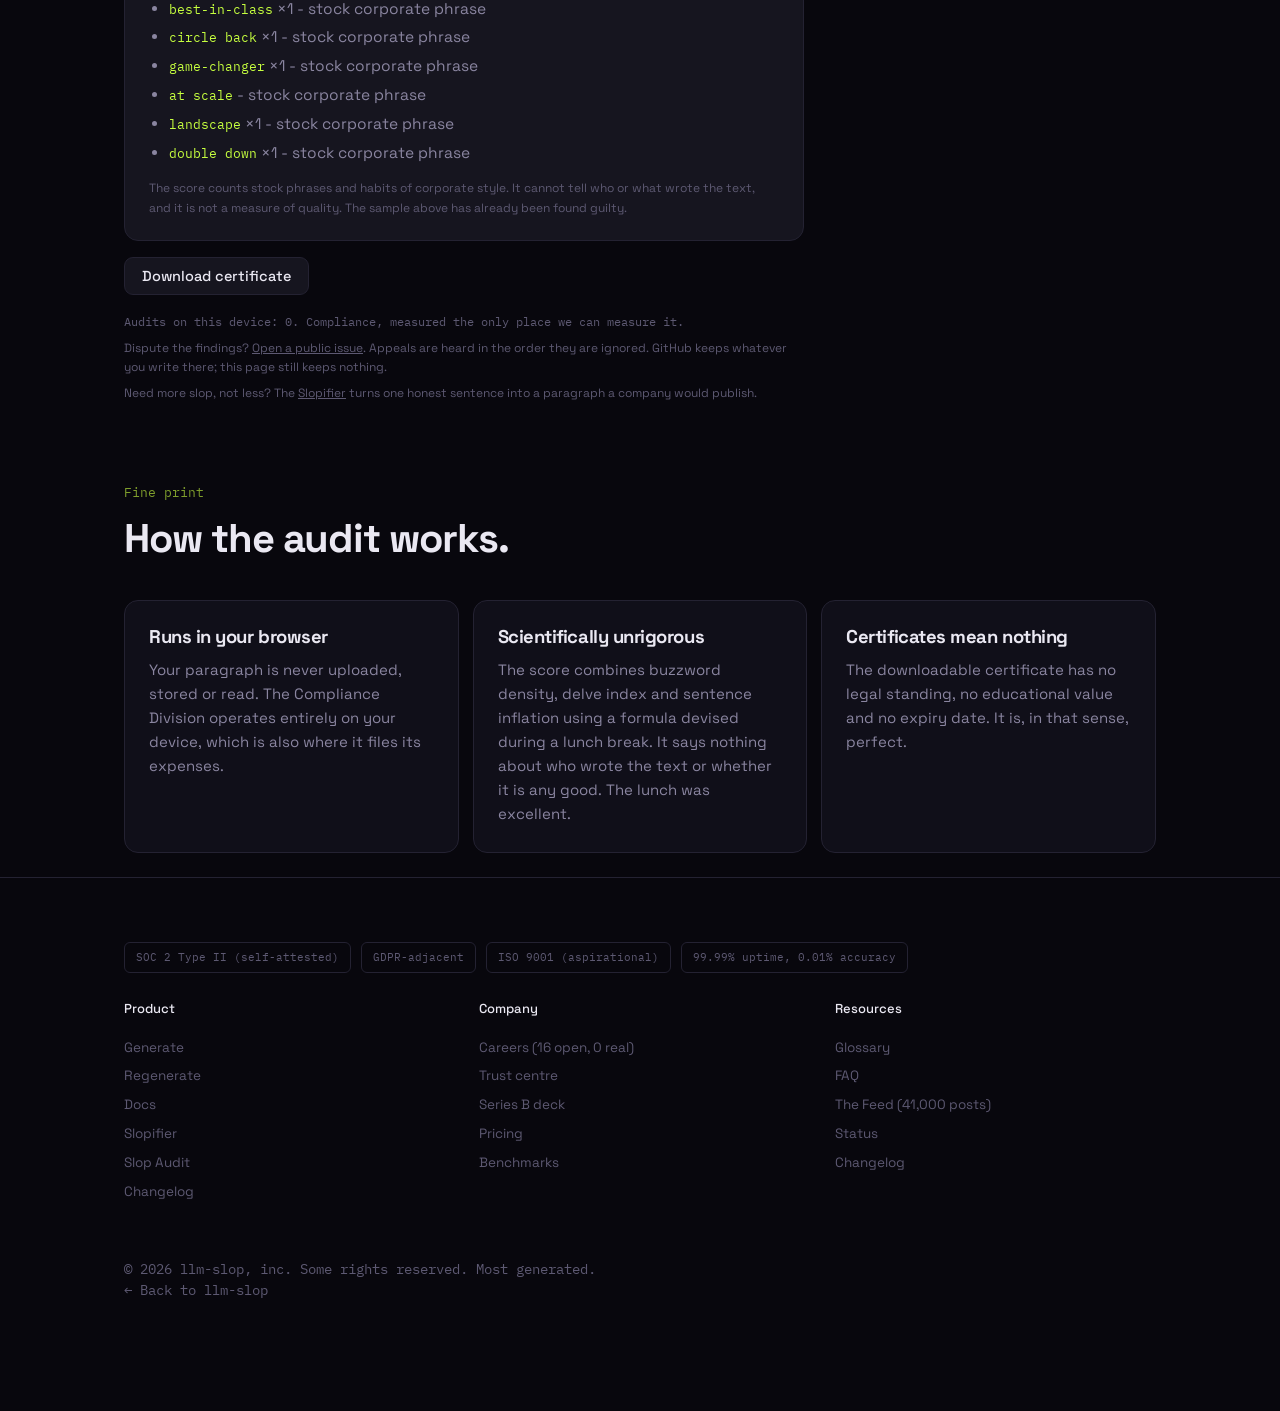
<file: audit/index.html>
<!DOCTYPE html>
<html lang="en">
<head>
<meta charset="utf-8">
<meta name="viewport" content="width=device-width, initial-scale=1">
<title>The Slop Audit: how corporate is your paragraph? — llm-slop</title>
<meta name="description" content="Paste a paragraph of corporate text. Our Compliance Division scores the slop, lists the offences and issues a worthless certificate.">
<meta name="theme-color" content="#08070d">
<meta name="robots" content="index, follow, max-snippet:-1, max-image-preview:large, max-video-preview:-1">
<link rel="canonical" href="https://llm-slop.com/audit/">
<link rel="icon" href="data:image/svg+xml,%3Csvg xmlns='http://www.w3.org/2000/svg' viewBox='0 0 64 64'%3E%3Crect width='64' height='64' rx='14' fill='%2308070d'/%3E%3Crect x='11' y='29' width='42' height='6' rx='3' fill='%23c6ff3f'/%3E%3C/svg%3E">
<link rel="manifest" href="../manifest.webmanifest">

<meta property="og:type" content="website">
<meta property="og:site_name" content="llm-slop">
<meta property="og:locale" content="en_GB">
<meta property="og:url" content="https://llm-slop.com/audit/">
<meta property="og:title" content="The Slop Audit: how corporate is your paragraph? — llm-slop">
<meta property="og:description" content="Paste a paragraph of corporate text. Our Compliance Division scores the slop, lists the offences and issues a certificate.">
<meta property="og:image" content="https://llm-slop.com/og.png">
<meta property="og:image:width" content="1200">
<meta property="og:image:height" content="630">
<meta property="og:image:alt" content="llm-slop — Say nothing, at scale.">
<meta name="twitter:card" content="summary_large_image">
<meta name="twitter:title" content="The Slop Audit: how corporate is your paragraph? — llm-slop">
<meta name="twitter:description" content="Paste a paragraph of corporate text. Our Compliance Division scores the slop, lists the offences and issues a certificate.">
<meta name="twitter:image" content="https://llm-slop.com/og.png">
<meta name="twitter:image:alt" content="llm-slop — Say nothing, at scale.">

<link rel="preconnect" href="https://fonts.googleapis.com">
<link rel="preconnect" href="https://fonts.gstatic.com" crossorigin>
<link rel="dns-prefetch" href="https://fonts.gstatic.com">
<link href="https://fonts.googleapis.com/css2?family=Space+Grotesk:wght@400;500;700&family=IBM+Plex+Mono:wght@400;500&display=swap" rel="stylesheet">
<link rel="stylesheet" href="../site.css">
<script src="../site.js" defer></script>
<style>
.auditsect{padding:56px 0 24px}
.audit-tool{max-width:680px;margin-top:40px}
.audit-tool .fld{display:block;font-family:"IBM Plex Mono",ui-monospace,monospace;font-size:12px;color:var(--dimmer);margin:0 0 8px;text-transform:uppercase;letter-spacing:.1em}
#audit-in{width:100%;background:var(--panel);border:1px solid var(--line);border-radius:var(--radius);color:var(--text);font:inherit;font-size:16px;padding:14px 16px;resize:vertical}
#audit-in:focus{outline:2px solid var(--slop);outline-offset:2px;border-color:var(--slop)}
.audit-controls{display:flex;gap:18px;align-items:center;margin:18px 0 30px;flex-wrap:wrap}
.audit-spec{font-family:"IBM Plex Mono",ui-monospace,monospace;font-size:11px;letter-spacing:.1em;text-transform:uppercase;color:var(--hype);margin:0 0 10px}
#audit-out{background:var(--panel2);border:1px solid var(--line);border-radius:var(--radius);padding:22px 24px;font-size:15.5px;line-height:1.6}
.audit-score{font-family:"Space Grotesk",system-ui,sans-serif;font-weight:700;font-size:52px;color:var(--slop);line-height:1.1;margin:0 0 4px}
.audit-verdict{font-size:17px;color:var(--text);margin:0 0 18px}
.audit-metrics{display:grid;grid-template-columns:repeat(auto-fit,minmax(150px,1fr));gap:10px;margin:0 0 18px}
.audit-metric{border:1px solid var(--line);border-radius:var(--radius);padding:10px 12px}
.audit-metric b{display:block;font-family:"IBM Plex Mono",ui-monospace,monospace;font-size:18px;color:var(--text)}
.audit-metric span{font-family:"IBM Plex Mono",ui-monospace,monospace;font-size:10.5px;letter-spacing:.08em;text-transform:uppercase;color:var(--dimmer)}
.audit-findings{margin:0;padding-left:20px;color:var(--dim)}
.audit-findings li{margin:4px 0}
.audit-findings code{font-family:"IBM Plex Mono",ui-monospace,monospace;font-size:13px;color:var(--slop)}
.audit-actions{display:flex;gap:12px;align-items:center;margin-top:16px;flex-wrap:wrap}
.audit-cards{display:grid;grid-template-columns:repeat(auto-fit,minmax(220px,1fr));gap:14px;margin-top:40px}
</style>

<script type="application/ld+json">
{
  "@context": "https://schema.org",
  "@graph": [
    {
      "@type": "WebPage",
      "@id": "https://llm-slop.com/audit/#webpage",
      "url": "https://llm-slop.com/audit/",
      "name": "The Slop Audit: how corporate is your paragraph?",
      "description": "Paste a paragraph of corporate text. Our Compliance Division scores the slop, lists the offences and issues a certificate.",
      "isPartOf": { "@id": "https://llm-slop.com/#website" },
      "about": { "@id": "https://llm-slop.com/#organization" },
      "inLanguage": "en"
    },
    {
      "@type": "BreadcrumbList",
      "itemListElement": [
        { "@type": "ListItem", "position": 1, "name": "llm-slop", "item": "https://llm-slop.com/" },
        { "@type": "ListItem", "position": 2, "name": "The Slop Audit", "item": "https://llm-slop.com/audit/" }
      ]
    }
  ]
}
</script>
</head>
<body>

<nav class="nav">
  <div class="wrap">
  <a class="brand" href="../">llm<span>-</span>slop</a>
  <span class="ver mono">v4.1-turbo-preview-final-v2</span>
  <div class="navlinks">
    <a href="../#features">Product</a>
    <a href="../#pricing">Pricing</a>
    <a href="../careers/">Careers</a>
    <a href="../status/">Status</a>
  </div>
  <button class="btn menu-btn" id="menuBtn" aria-expanded="false" aria-controls="menu">Menu</button>
  </div>
  <div class="menu" id="menu" hidden><div class="wrap">
    <div class="menu-grid">
      <div>
        <h4 class="mono">Product</h4>
        <a href="../#features">Features</a>
        <a href="../#bench">Benchmarks</a>
        <a href="../#pricing">Pricing</a>
        <a href="../#api">API docs</a>
        <a href="../slopifier/">Slopifier</a>
        <a href="./" aria-current="page">Slop Audit</a>
      </div>
      <div>
        <h4 class="mono">Company</h4>
        <a href="../careers/">Careers (16 open)</a>
        <a href="../trust/">Trust centre</a>
        <a href="../deck/">Series B deck</a>
      </div>
      <div>
        <h4 class="mono">Resources</h4>
        <a href="../glossary/">Glossary</a>
        <a href="../faq/">FAQ</a>
        <a href="../feed/">The Feed</a>
        <a href="../changelog/">Changelog</a>
        <a href="../status/">Status</a>
      </div>
    </div>
  </div></div>
</nav>

<header class="chero"><div class="wrap">
  <p class="eyebrow mono">Free tools</p>
  <h1>The Slop Audit</h1>
  <p class="sub">Paste a paragraph of corporate text. Our Compliance Division will score the slop, itemise the offences and issue a certificate. Findings are final, and mostly made up.</p>

  <div class="stats">
    <div class="stat"><b>0</b><span>texts uploaded</span></div>
    <div class="stat"><b>100%</b><span>findings exaggerated</span></div>
    <div class="stat"><b>&infin;</b><span>billable hours avoided</span></div>
  </div>
</div></header>

<section class="auditsect"><div class="wrap">
  <p class="eyebrow mono">The tool</p>
  <h2>Submit your text<br>for review.</h2>
  <p class="lede">Wrote something you're proud of? The Slopifier's older, judgemental sibling will see about that.</p>

  <div class="audit-tool">
    <label class="fld" for="audit-in">Your paragraph</label>
    <textarea id="audit-in" rows="5" maxlength="3000">In today's rapidly evolving landscape, we are leveraging best-in-class synergies to operationalise alignment at scale. Going forward, our cross-functional stakeholders will circle back to double down on our core competencies. This is a game-changer. Let that sink in.</textarea>
    <div class="audit-controls">
      <button class="btn btn-go btn-lg" id="audit-go" type="button">Audit</button>
      <span class="note">The audit runs in your browser and counts clich&eacute;s. It does not detect AI writing, and a low score is not a badge of authenticity either. The Compliance Division sees nothing, which has never stopped it before.</span>
    </div>

    <p class="audit-spec">Findings - preliminary, final and binding</p>
    <div id="audit-out">
      <p class="audit-score">84<span style="font-size:22px;color:var(--dimmer)">/100</span></p>
      <p class="audit-verdict">Textbook slop. This paragraph says nothing, at scale. Offer letter attached. There is no offer letter.</p>
      <div class="audit-metrics">
        <div class="audit-metric"><b>42.1</b><span>synergy density /100w</span></div>
        <div class="audit-metric"><b>5.3</b><span>delve index /100w</span></div>
        <div class="audit-metric"><b>0%</b><span>sentence inflation</span></div>
        <div class="audit-metric"><b>9.5</b><span>words per sentence</span></div>
      </div>
      <p class="audit-spec" style="margin:0 0 8px">Principal offences</p>
      <ul class="audit-findings">
        <li><code>synergies</code> &times;1 - stock corporate phrase</li>
        <li><code>leveraging</code> &times;1 - stock corporate phrase</li>
        <li><code>best-in-class</code> &times;1 - stock corporate phrase</li>
        <li><code>circle back</code> &times;1 - stock corporate phrase</li>
        <li><code>game-changer</code> &times;1 - stock corporate phrase</li>
        <li><code>at scale</code> - stock corporate phrase</li>
        <li><code>landscape</code> &times;1 - stock corporate phrase</li>
        <li><code>double down</code> &times;1 - stock corporate phrase</li>
      </ul>
      <p class="note" style="margin-top:14px">The score counts stock phrases and habits of corporate style. It cannot tell who or what wrote the text, and it is not a measure of quality. The sample above has already been found guilty.</p>
    </div>
    <div class="audit-actions">
      <button class="btn" id="audit-img" type="button">Download certificate</button>
      <span class="note" id="audit-imged" hidden>Downloaded. Frame it. HR loves these.</span>
    </div>
    <p class="note mono" style="margin-top:18px">Audits on this device: <span id="audit-count">0</span>. Compliance, measured the only place we can measure it.</p>
    <p class="note" style="margin-top:8px">Dispute the findings? <a href="https://github.com/llm-slop/llm-slop/issues">Open a public issue</a>. Appeals are heard in the order they are ignored. GitHub keeps whatever you write there; this page still keeps nothing.</p>
    <p class="note" style="margin-top:8px">Need more slop, not less? The <a href="../slopifier/">Slopifier</a> turns one honest sentence into a paragraph a company would publish.</p>
  </div>
</div></section>

<section class="auditsect"><div class="wrap">
  <p class="eyebrow mono">Fine print</p>
  <h2>How the audit works.</h2>

  <div class="audit-cards">
    <div class="card">
      <h3>Runs in your browser</h3>
      <p>Your paragraph is never uploaded, stored or read. The Compliance Division operates entirely on your device, which is also where it files its expenses.</p>
    </div>
    <div class="card">
      <h3>Scientifically unrigorous</h3>
      <p>The score combines buzzword density, delve index and sentence inflation using a formula devised during a lunch break. It says nothing about who wrote the text or whether it is any good. The lunch was excellent.</p>
    </div>
    <div class="card">
      <h3>Certificates mean nothing</h3>
      <p>The downloadable certificate has no legal standing, no educational value and no expiry date. It is, in that sense, perfect.</p>
    </div>
  </div>
</div></section>

<footer><div class="wrap">
  <div class="badges mono">
    <span class="badge">SOC 2 Type II (self-attested)</span>
    <span class="badge">GDPR-adjacent</span>
    <span class="badge">ISO 9001 (aspirational)</span>
    <span class="badge">99.99% uptime, 0.01% accuracy</span>
  </div>
  <div class="fgrid">
    <div>
      <h4>Product</h4>
      <a href="../#features">Generate</a><a href="../#features">Regenerate</a><a href="../#api">Docs</a><a href="../slopifier/">Slopifier</a><a href="./">Slop Audit</a><a href="../changelog/">Changelog</a>
    </div>
    <div>
      <h4>Company</h4>
      <a href="../careers/">Careers (16 open, 0 real)</a><a href="../trust/">Trust centre</a><a href="../deck/">Series B deck</a><a href="../#pricing">Pricing</a><a href="../#bench">Benchmarks</a>
    </div>
    <div>
      <h4>Resources</h4>
      <a href="../glossary/">Glossary</a><a href="../faq/">FAQ</a><a href="../feed/">The Feed (41,000 posts)</a><a href="../status/">Status</a><a href="../changelog/">Changelog</a>
    </div>
  </div>
  <p class="mono">&copy; 2026 llm-slop, inc. Some rights reserved. Most generated.<br>
  <a href="../" style="text-decoration:none">&larr; Back to llm-slop</a></p>
</div></footer>

<script>
(function(){
  var BUZZ=[
    "synergy","synergies","synergistic","leverage","leveraging","paradigm","paradigm shift",
    "best-in-class","best in class","move the needle","circle back","deep dive","low-hanging fruit",
    "game-changer","game changer","scalable","at scale","robust","holistic","streamline",
    "cutting-edge","cutting edge","thought leader","fast-paced","landscape","unpack","double down",
    "doubling down","core competency","core competencies","align on","alignment","operationalise",
    "operationalize","utilise","utilize","facilitate","commence","stakeholder","stakeholders",
    "deliverable","deliverables","going forward","reimagine","unprecedented","let that sink in",
    "the future is now","we are just getting started","exciting times ahead","take this offline",
    "put a pin in","wake-up call","cross-functional","forward-thinking","one thing is clear",
    "value-add","win-win","touch base","bandwidth","boil the ocean","disrupt","disruption",
    "disruptive","next-generation","world-class","mission-critical","north star","pain point",
    "quick win","action item","action items","takeaway","takeaways","ecosystem","empower",
    "supercharge","unlock","elevate","foster","seamless","revolutionary","transformative",
    "unleash","harness","ai-powered","in today's","thoughts?","agree? repost","runway","tailwinds",
    "innovation","innovative","ideate","dialogue","strategise","strategize","necessitate",
    "procure","remediate","architect","obtain","next steps","move forward","moving forward",
    "at the end of the day","drill down","synergise","synergize","on the same page","visibility",
    "buy-in","deliver","impactful","iterate","pivot","agile","lean in","empowerment","enablement"
  ];
  var DELVE=["utilise","utilize","utilising","utilizing","facilitate","facilitating","commence",
    "operationalise","operationalize","operationalising","operationalizing","necessitate","procure",
    "procurement","remediate","ideate","ideation","strategise","strategize","delve","delving",
    "landscape","tapestry","testament","furthermore","moreover","additionally","navigate","navigating"];
  var OPENERS=["in today's","as we navigate","at the intersection of","as a recognised thought leader",
    "as a recognized thought leader","in a world where","in an era of","as organisations","as organizations"];
  var CLOSERS=["let that sink in","thoughts?","agree? repost","exciting times ahead","the future is now",
    "we are just getting started","stay tuned","watch this space","repost to your network"];

  function esc(s){return String(s).replace(/&/g,"&amp;").replace(/</g,"&lt;").replace(/>/g,"&gt;")}
  function words(t){return (t.trim().match(/\S+/g)||[])}
  function sentences(t){
    var parts=t.replace(/\s+/g," ").split(/(?<=[.!?])\s+/).filter(function(s){return s.trim().length>1});
    return parts.length?parts:[t];
  }
  function countHits(t,list){
    var low=" "+t.toLowerCase().replace(/[^a-z0-9'\-\?\s]/g," ").replace(/\s+/g," ")+" ";
    var hits={},total=0,i,k,c;
    for(i=0;i<list.length;i++){
      k=list[i];
      var needle=k.replace(/[^a-z0-9'\-\?\s]/g," ");
      c=low.split(" "+needle+" ").length-1;
      if(needle.slice(-1)==="?")c=low.split(" "+needle).length-1;
      if(c>0){hits[k]=(hits[k]||0)+c;total+=c}
    }
    return {hits:hits,total:total};
  }
  function audit(raw){
    var t=(raw||"").trim();
    if(words(t).length<3)return null;
    var w=words(t).length, s=sentences(t).length, avg=w/s;
    var buzz=countHits(t,BUZZ), delve=countHits(t,DELVE);
    var open=countHits(t,OPENERS).total, close=countHits(t,CLOSERS).total;
    var per100=100/w;
    var buzzD=buzz.total*per100, delveD=delve.total*per100;
    var inflation=Math.max(0,Math.min(1,(avg-14)/22));
    var score=Math.round(
      Math.min(1,buzzD/7)*52 +
      Math.min(1,delveD/3.5)*18 +
      inflation*16 +
      Math.min(1,(open+close)/2)*14
    );
    if(score>100)score=100;if(score<0)score=0;
    var verdict;
    if(score<20)verdict="Alarmingly readable. A person almost said something. Recommend immediate escalation to Marketing.";
    else if(score<40)verdict="Mildly leveraged. A few stock phrases, but the sentence still has a pulse.";
    else if(score<60)verdict="Solidly corporate. The stakeholders are aligned, on alignment.";
    else if(score<80)verdict="Enterprise-grade slop. Indistinguishable from our own output.";
    else verdict="Textbook slop. This paragraph says nothing, at scale. Offer letter attached. There is no offer letter.";
    var offenses=[],k;
    var all={};
    for(k in buzz.hits)all[k]={count:buzz.hits[k],note:"stock corporate phrase"};
    for(k in delve.hits)if(!all[k])all[k]={count:delve.hits[k],note:"word a model reaches for"};
    var openHits=countHits(t,OPENERS).hits,closeHits=countHits(t,CLOSERS).hits;
    for(k in openHits)if(!all[k])all[k]={count:openHits[k],note:"template opening line"};
    for(k in closeHits)if(!all[k])all[k]={count:closeHits[k],note:"template closing line"};
    var keys=Object.keys(all).sort(function(a,b){return all[b].count-all[a].count});
    for(var i=0;i<keys.length&&i<8;i++)offenses.push({phrase:keys[i],count:all[keys[i]].count,note:all[keys[i]].note});
    return {score:score,verdict:verdict,words:w,sentences:s,avgLen:Math.round(avg*10)/10,
      buzzD:Math.round(buzzD*10)/10,delveD:Math.round(delveD*10)/10,
      inflation:Math.round(inflation*100),openClose:open+close,offenses:offenses};
  }
  function render(r){
    var h='<p class="audit-score">'+r.score+'<span style="font-size:22px;color:var(--dimmer)">/100</span></p>';
    h+='<p class="audit-verdict">'+esc(r.verdict)+'</p>';
    h+='<div class="audit-metrics">';
    h+='<div class="audit-metric"><b>'+r.buzzD+'</b><span>synergy density /100w</span></div>';
    h+='<div class="audit-metric"><b>'+r.delveD+'</b><span>delve index /100w</span></div>';
    h+='<div class="audit-metric"><b>'+r.inflation+'%</b><span>sentence inflation</span></div>';
    h+='<div class="audit-metric"><b>'+r.avgLen+'</b><span>words per sentence</span></div>';
    h+='</div>';
    if(r.offenses.length){
      h+='<p class="audit-spec" style="margin:0 0 8px">Principal offences</p><ul class="audit-findings">';
      for(var i=0;i<r.offenses.length;i++)
        h+='<li><code>'+esc(r.offenses[i].phrase)+'</code> &times;'+r.offenses[i].count+' - '+esc(r.offenses[i].note)+'</li>';
      h+='</ul>';
    }else{
      h+='<p class="note">No chargeable offences found. The Compliance Division has opened an investigation into how that happened.</p>';
    }
    h+='<p class="note" style="margin-top:14px">The score counts stock phrases and habits of corporate style. It cannot tell who or what wrote the text, and it is not a measure of quality. Plenty of excellent writing would score low; that is the point of the joke, not a licence to print certificates.</p>';
    return h;
  }

  var inp=document.getElementById("audit-in"),
      out=document.getElementById("audit-out"),
      go=document.getElementById("audit-go"),
      im=document.getElementById("audit-img"),
      ie=document.getElementById("audit-imged"),
      ct=document.getElementById("audit-count");
  var last=null;
  var n=0;
  try{n=parseInt(localStorage.getItem("slopaudit-count")||"0",10)||0}catch(e){}
  ct.textContent=n;
  go.addEventListener("click",function(){
    var r=audit(inp.value);
    if(!r){out.innerHTML='<p class="audit-verdict">Please supply a paragraph. Three words is a memo, and we do not audit memos.</p>';last=null;return}
    last=r;
    out.innerHTML=render(r);
    n++;ct.textContent=n;
    try{localStorage.setItem("slopaudit-count",String(n))}catch(e){}
    ie.hidden=true;
  });

  function wrapLines(ctx,text,maxW){
    var lines=[],paras=String(text).split("\n"),i,j,words2,line,test;
    for(i=0;i<paras.length;i++){
      if(!paras[i]){lines.push("");continue}
      words2=paras[i].split(/\s+/);line="";
      for(j=0;j<words2.length;j++){
        test=line?line+" "+words2[j]:words2[j];
        if(ctx.measureText(test).width>maxW&&line){lines.push(line);line=words2[j]}
        else line=test;
      }
      lines.push(line);
    }
    return lines;
  }
  function roundRect(ctx,x,y,w,h,r){
    ctx.beginPath();
    ctx.moveTo(x+r,y);ctx.arcTo(x+w,y,x+w,y+h,r);ctx.arcTo(x+w,y+h,x,y+h,r);
    ctx.arcTo(x,y+h,x,y,r);ctx.arcTo(x,y,x+w,y,r);ctx.closePath();
  }
  function buildCert(r){
    var W=1200,PAD=64,INNER=W-PAD*2;
    var cv=document.createElement("canvas"),ctx=cv.getContext("2d");
    var fMono='500 19px "IBM Plex Mono",ui-monospace,monospace';
    var fScore='700 130px "Space Grotesk",system-ui,sans-serif';
    var fVerdict='500 30px "Space Grotesk",system-ui,sans-serif';
    var fOff='400 26px "IBM Plex Mono",ui-monospace,monospace';
    ctx.font=fVerdict;var vLines=wrapLines(ctx,r.verdict,INNER);
    var y=PAD;
    y+=19+80;
    y+=150+40;
    y+=vLines.length*42+40;
    var offCount=Math.min(3,r.offenses.length);
    if(offCount)y+=30+offCount*40+30;
    y+=24;
    var H=y+PAD;
    cv.width=W;cv.height=H;
    ctx=cv.getContext("2d");
    ctx.fillStyle="#08070d";ctx.fillRect(0,0,W,H);
    ctx.strokeStyle="#242232";ctx.lineWidth=2;
    roundRect(ctx,1,1,W-2,H-2,14);ctx.stroke();
    var cy=PAD;
    ctx.font=fMono;ctx.fillStyle="#5d5972";ctx.textBaseline="alphabetic";
    ctx.fillText("LLM-SLOP.COM/AUDIT",PAD,cy+19);
    var right="SLOP AUDIT CERTIFICATE \u00b7 COMPLIANCE DIVISION";
    ctx.fillText(right,W-PAD-ctx.measureText(right).width,cy+19);
    cy+=80;
    ctx.strokeStyle="#c6ff3f";ctx.lineWidth=3;
    ctx.strokeRect(PAD,cy,240,150);
    ctx.font=fScore;ctx.fillStyle="#c6ff3f";
    var sTxt=String(r.score);
    var sw=ctx.measureText(sTxt).width;
    ctx.fillText(sTxt,PAD+120-sw/2,cy+112);
    ctx.font=fMono;ctx.fillStyle="#5d5972";
    ctx.fillText("/100",PAD+190,cy+140);
    cy+=150+40;
    ctx.font=fVerdict;ctx.fillStyle="#eae8f2";
    var i;
    for(i=0;i<vLines.length;i++){cy+=42;ctx.fillText(vLines[i],PAD,cy)}
    cy+=40;
    if(offCount){
      ctx.font=fMono;ctx.fillStyle="#c6ff3f";
      ctx.fillText("PRINCIPAL OFFENCES",PAD,cy);cy+=30;
      ctx.font=fOff;ctx.fillStyle="#cfccdd";
      for(i=0;i<offCount;i++){cy+=40;ctx.fillText("\u201c"+r.offenses[i].phrase+"\u201d \u00d7"+r.offenses[i].count,PAD,cy)}
      cy+=30;
    }
    ctx.font=fMono;ctx.fillStyle="#5d5972";
    ctx.fillText("THIS CERTIFICATE CERTIFIES NOTHING.",PAD,cy+24);
    return cv;
  }
  im.addEventListener("click",function(){
    if(!last){
      out.innerHTML='<p class="audit-verdict">Run the audit first. The Compliance Division does not issue certificates on spec.</p>';
      return;
    }
    var cv=buildCert(last);
    function save(blob){
      var url=blob?URL.createObjectURL(blob):cv.toDataURL("image/png");
      var a=document.createElement("a");a.href=url;a.download="llm-slop-audit-certificate.png";
      document.body.appendChild(a);a.click();document.body.removeChild(a);
      if(blob)setTimeout(function(){URL.revokeObjectURL(url)},4000);
      ie.hidden=false;
    }
    if(cv.toBlob)cv.toBlob(function(b){save(b)},"image/png");
    else save(null);
  });
})();
</script>
</body>
</html>
</file>
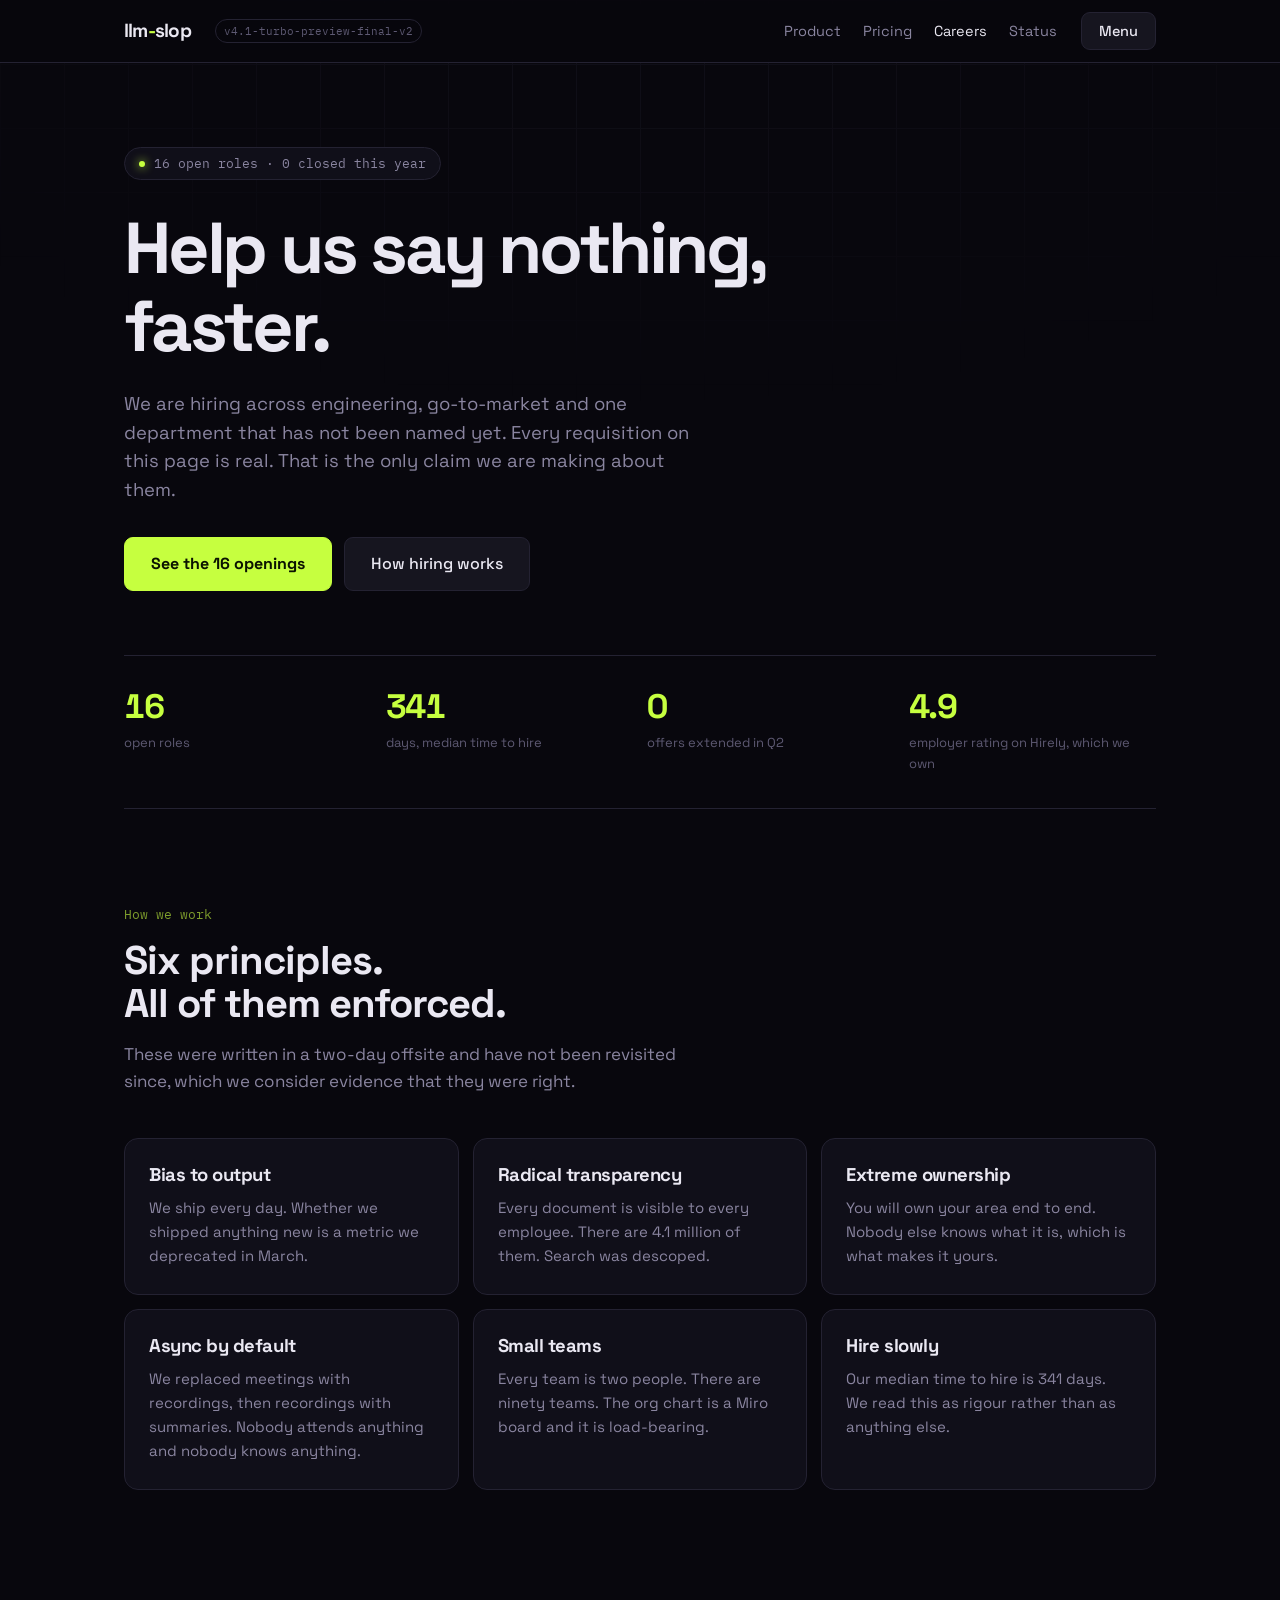
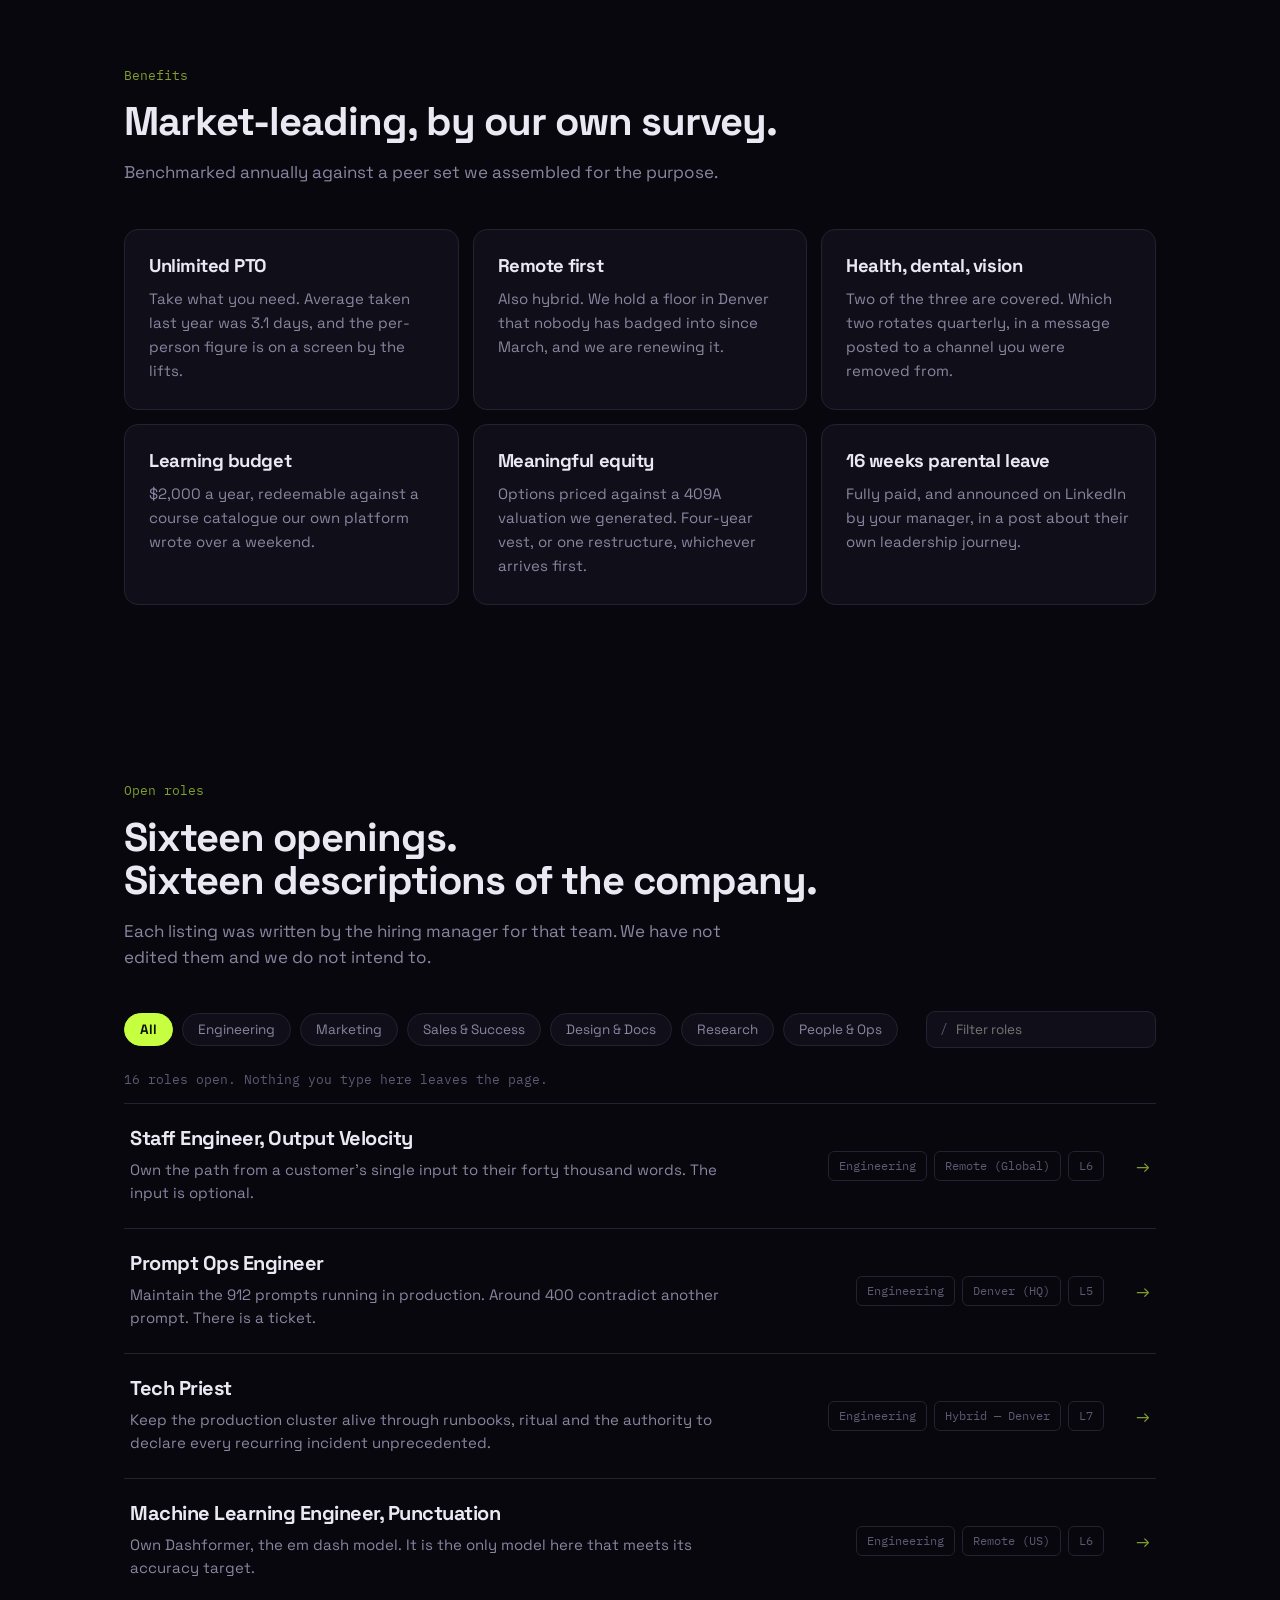
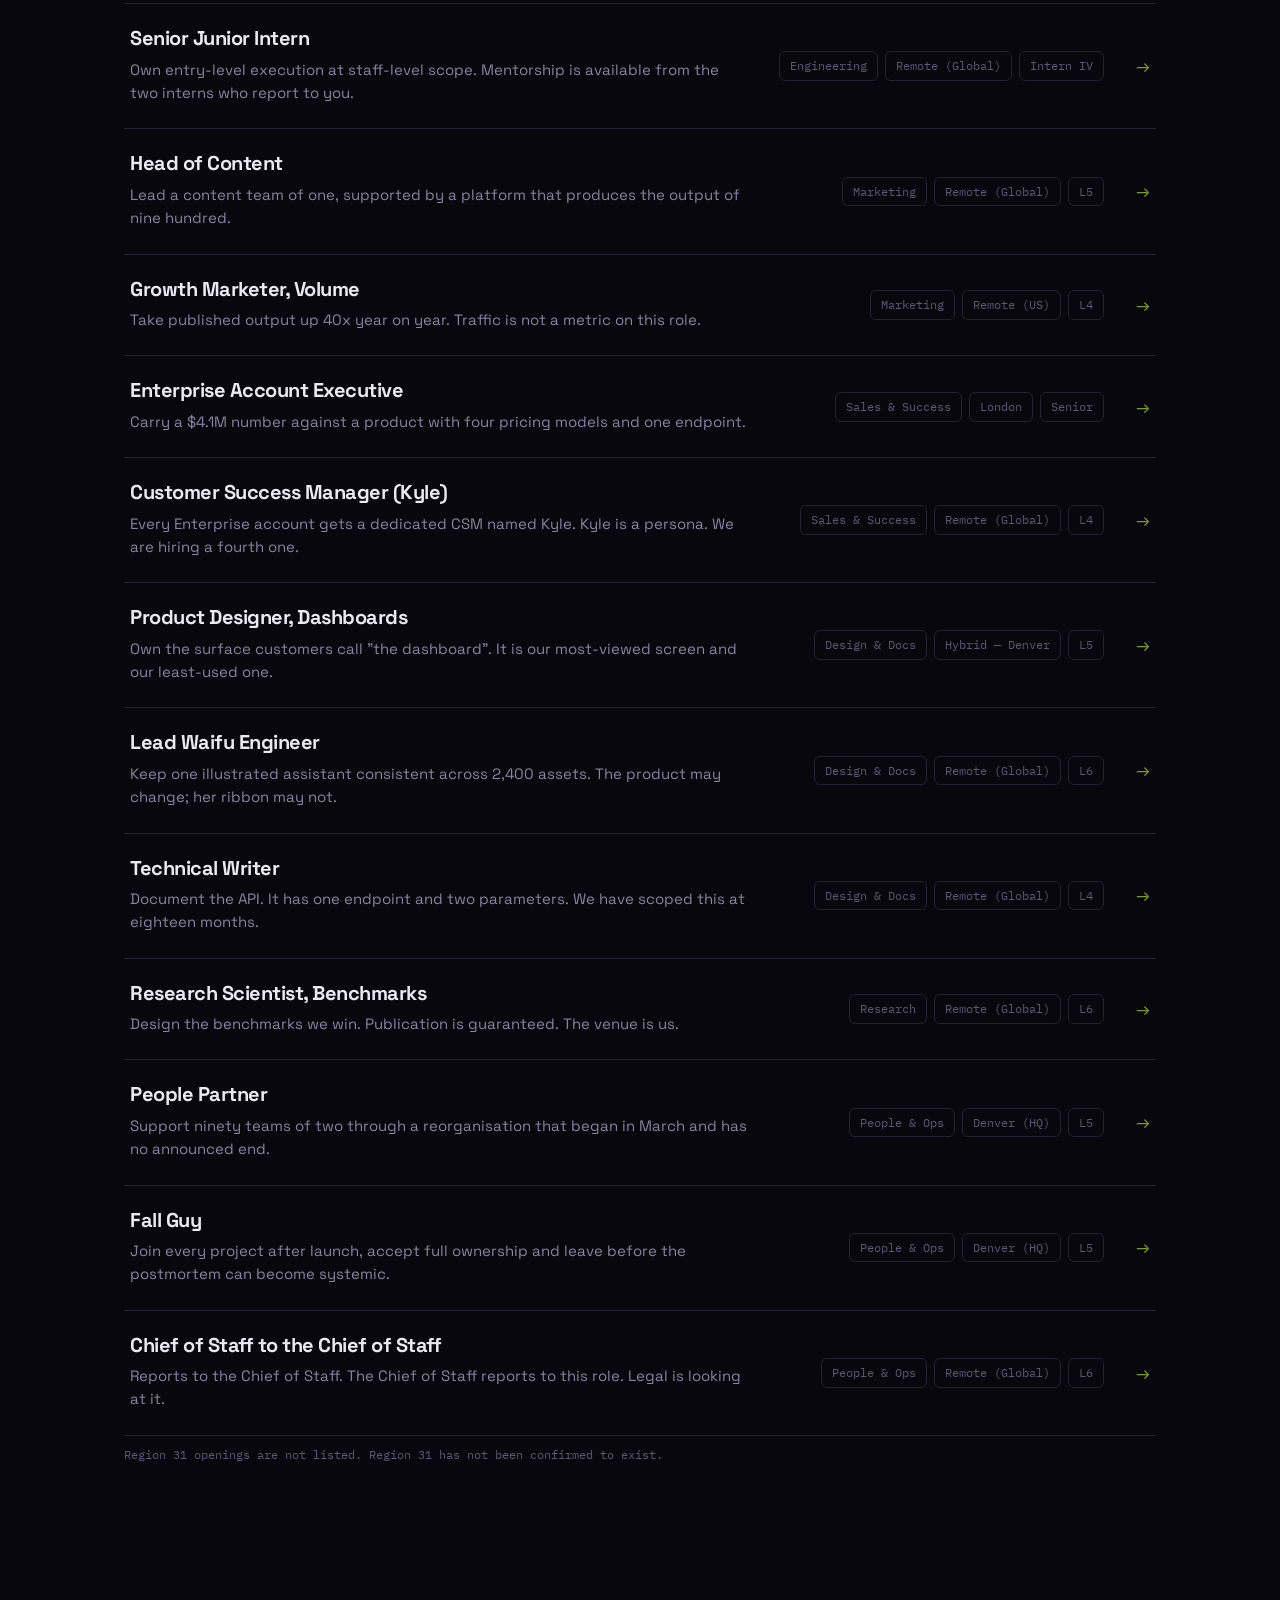
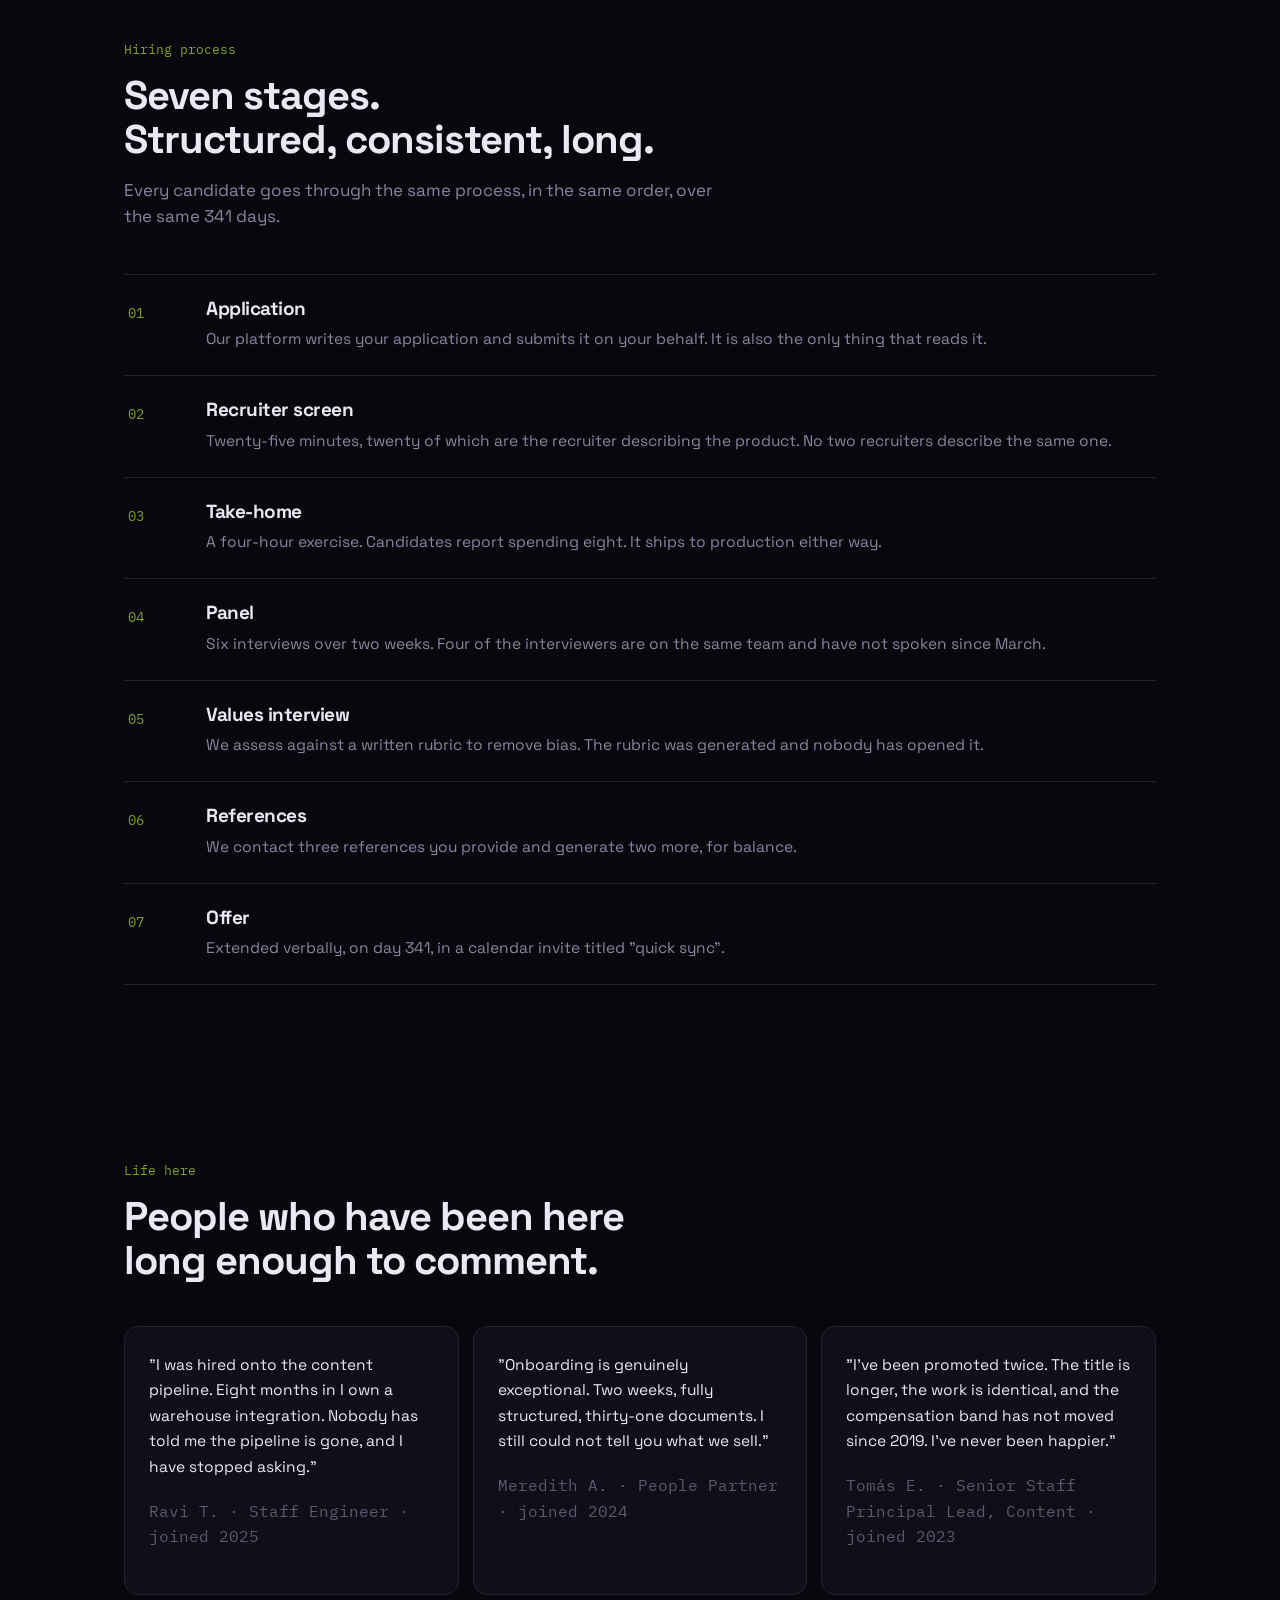
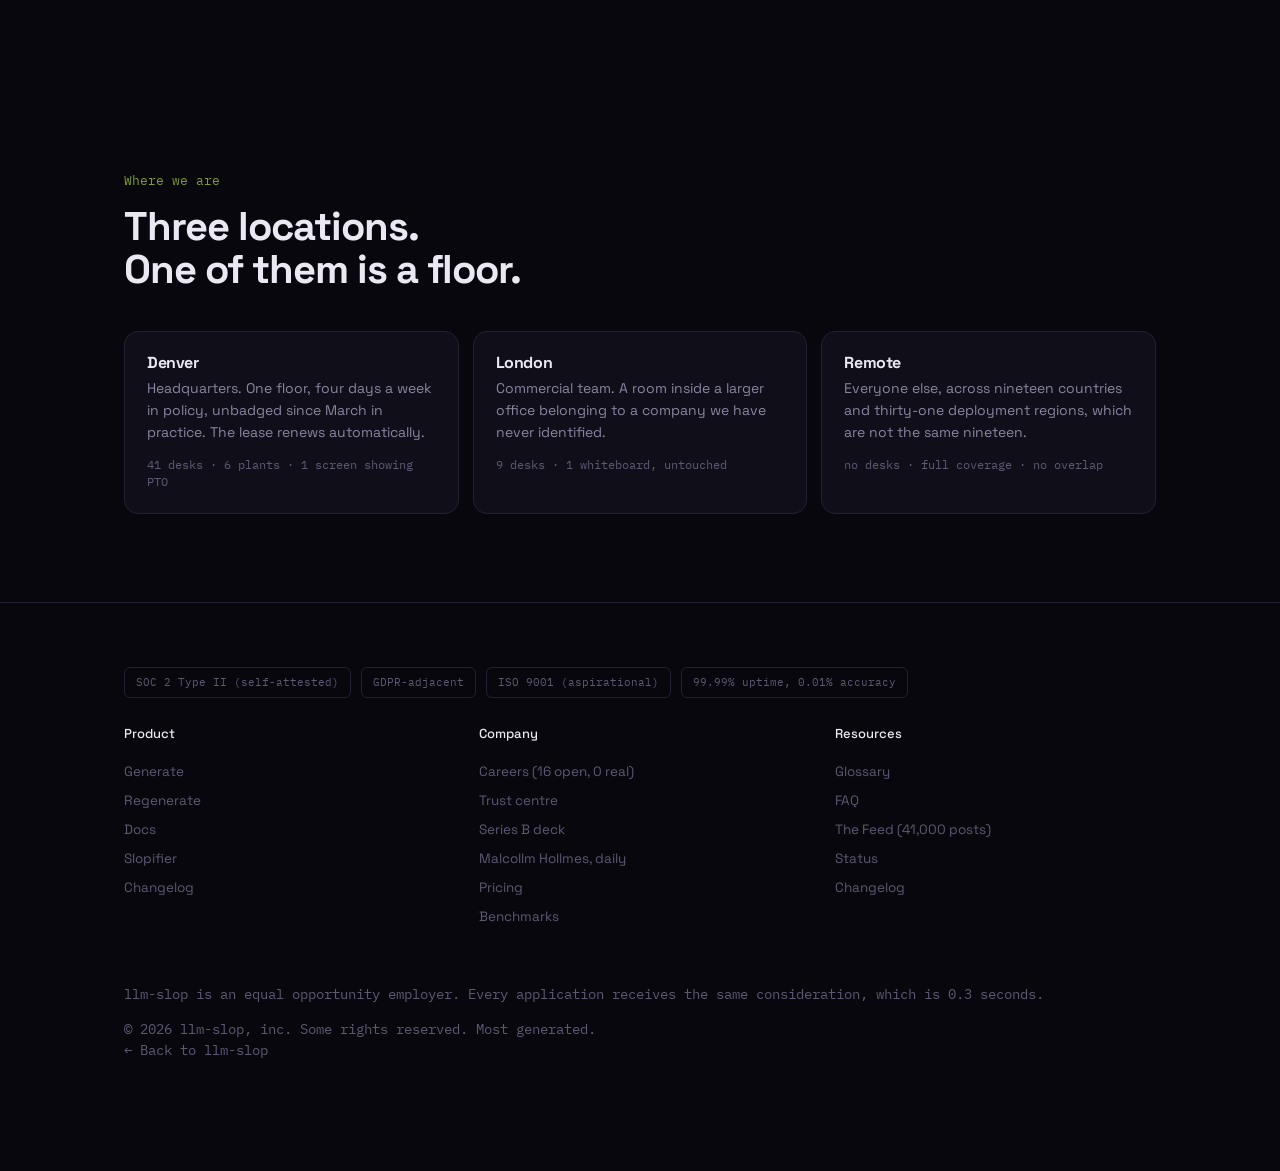
<file: careers/index.html>
<!DOCTYPE html>
<html lang="en">
<head>
<meta charset="utf-8">
<meta name="viewport" content="width=device-width, initial-scale=1">
<title>Careers — llm-slop</title>
<meta name="description" content="Sixteen open roles. One product, described sixteen ways. Median time to hire: 341 days.">
<meta name="theme-color" content="#08070d">
<meta name="robots" content="index, follow, max-snippet:-1, max-image-preview:large, max-video-preview:-1">
<link rel="canonical" href="https://llm-slop.com/careers/">
<link rel="icon" href="data:image/svg+xml,%3Csvg xmlns='http://www.w3.org/2000/svg' viewBox='0 0 64 64'%3E%3Crect width='64' height='64' rx='14' fill='%2308070d'/%3E%3Crect x='11' y='29' width='42' height='6' rx='3' fill='%23c6ff3f'/%3E%3C/svg%3E">
<link rel="manifest" href="../manifest.webmanifest">

<meta property="og:type" content="website">
<meta property="og:site_name" content="llm-slop">
<meta property="og:locale" content="en_GB">
<meta property="og:url" content="https://llm-slop.com/careers/">
<meta property="og:title" content="Careers — llm-slop">
<meta property="og:description" content="Sixteen open roles. One product, described sixteen ways. Median time to hire: 341 days.">
<meta property="og:image" content="https://llm-slop.com/og.png">
<meta property="og:image:width" content="1200">
<meta property="og:image:height" content="630">
<meta property="og:image:alt" content="llm-slop — Say nothing, at scale.">
<meta name="twitter:card" content="summary_large_image">
<meta name="twitter:title" content="Careers — llm-slop">
<meta name="twitter:description" content="Sixteen open roles. One product, described sixteen ways. Median time to hire: 341 days.">
<meta name="twitter:image" content="https://llm-slop.com/og.png">
<meta name="twitter:image:alt" content="llm-slop — Say nothing, at scale.">

<link rel="preconnect" href="https://fonts.googleapis.com">
<link rel="preconnect" href="https://fonts.gstatic.com" crossorigin>
<link rel="dns-prefetch" href="https://fonts.gstatic.com">
<link href="https://fonts.googleapis.com/css2?family=Space+Grotesk:wght@400;500;700&family=IBM+Plex+Mono:wght@400;500&display=swap" rel="stylesheet">
<link rel="stylesheet" href="../site.css">
<script src="../site.js" defer></script>

<script type="application/ld+json">
{
  "@context": "https://schema.org",
  "@graph": [
    {
      "@type": "CollectionPage",
      "@id": "https://llm-slop.com/careers/#webpage",
      "url": "https://llm-slop.com/careers/",
      "name": "Careers — llm-slop",
      "description": "Sixteen open roles. One product, described sixteen ways. Median time to hire: 341 days.",
      "isPartOf": {
        "@id": "https://llm-slop.com/#website"
      },
      "about": {
        "@id": "https://llm-slop.com/#organization"
      },
      "publisher": {
        "@id": "https://llm-slop.com/#organization"
      },
      "inLanguage": "en"
    },
    {
      "@type": "BreadcrumbList",
      "itemListElement": [
        {
          "@type": "ListItem",
          "position": 1,
          "name": "llm-slop",
          "item": "https://llm-slop.com/"
        },
        {
          "@type": "ListItem",
          "position": 2,
          "name": "Careers",
          "item": "https://llm-slop.com/careers/"
        }
      ]
    }
  ]
}
</script>
</head>
<body>

<nav class="nav">
  <div class="wrap">
  <a class="brand" href="../">llm<span>-</span>slop</a>
  <span class="ver mono">v4.1-turbo-preview-final-v2</span>
  <div class="navlinks">
    <a href="../#features">Product</a>
    <a href="../#pricing">Pricing</a>
    <a href="../careers/" aria-current="page">Careers</a>
    <a href="../status/">Status</a>
  </div>
  <button class="btn menu-btn" id="menuBtn" aria-expanded="false" aria-controls="menu">Menu</button>
  </div>
  <div class="menu" id="menu" hidden><div class="wrap">
    <div class="menu-grid">
      <div>
        <h4 class="mono">Product</h4>
        <a href="../#features">Features</a>
        <a href="../#bench">Benchmarks</a>
        <a href="../#pricing">Pricing</a>
        <a href="../#api">API docs</a>
        <a href="../slopifier/">Slopifier</a>
      </div>
      <div>
        <h4 class="mono">Company</h4>
        <a href="../careers/" aria-current="page">Careers (16 open)</a>
        <a href="../trust/">Trust centre</a>
        <a href="../deck/">Series B deck</a>
        <a href="../malcollm/">Malcollm Hollmes</a>
      </div>
      <div>
        <h4 class="mono">Resources</h4>
        <a href="../glossary/">Glossary</a>
        <a href="../faq/">FAQ</a>
        <a href="../feed/">The Feed</a>
        <a href="../changelog/">Changelog</a>
        <a href="../status/">Status</a>
      </div>
    </div>
  </div></div>
</nav>

<header class="chero"><div class="wrap">
  <div class="pill"><span class="dot"></span><span class="mono">16 open roles · 0 closed this year</span></div>
  <h1>Help us say nothing, faster.</h1>
  <p class="sub">We are hiring across engineering, go-to-market and one department that has not been named yet. Every requisition on this page is real. That is the only claim we are making about them.</p>
  <div class="ctas">
    <a class="btn btn-go btn-lg" href="#openings">See the 16 openings</a>
    <a class="btn btn-lg" href="#process">How hiring works</a>
  </div>

  <div class="stats">
    <div class="stat"><b>16</b><span>open roles</span></div>
    <div class="stat"><b>341</b><span>days, median time to hire</span></div>
    <div class="stat"><b>0</b><span>offers extended in Q2</span></div>
    <div class="stat"><b>4.9</b><span>employer rating on Hirely, which we own</span></div>
  </div>
</div></header>

<section><div class="wrap">
  <p class="eyebrow mono">How we work</p>
  <h2>Six principles.<br>All of them enforced.</h2>
  <p class="lede">These were written in a two-day offsite and have not been revisited since, which we consider evidence that they were right.</p>

  <div class="grid">
    <div class="card">
      <h3>Bias to output</h3>
      <p>We ship every day. Whether we shipped anything new is a metric we deprecated in March.</p>
    </div>
    <div class="card">
      <h3>Radical transparency</h3>
      <p>Every document is visible to every employee. There are 4.1 million of them. Search was descoped.</p>
    </div>
    <div class="card">
      <h3>Extreme ownership</h3>
      <p>You will own your area end to end. Nobody else knows what it is, which is what makes it yours.</p>
    </div>
    <div class="card">
      <h3>Async by default</h3>
      <p>We replaced meetings with recordings, then recordings with summaries. Nobody attends anything and nobody knows anything.</p>
    </div>
    <div class="card">
      <h3>Small teams</h3>
      <p>Every team is two people. There are ninety teams. The org chart is a Miro board and it is load-bearing.</p>
    </div>
    <div class="card">
      <h3>Hire slowly</h3>
      <p>Our median time to hire is 341 days. We read this as rigour rather than as anything else.</p>
    </div>
  </div>
</div></section>

<section><div class="wrap">
  <p class="eyebrow mono">Benefits</p>
  <h2>Market-leading, by our own survey.</h2>
  <p class="lede">Benchmarked annually against a peer set we assembled for the purpose.</p>

  <div class="grid">
    <div class="card">
      <h3>Unlimited PTO</h3>
      <p>Take what you need. Average taken last year was 3.1 days, and the per-person figure is on a screen by the lifts.</p>
    </div>
    <div class="card">
      <h3>Remote first</h3>
      <p>Also hybrid. We hold a floor in Denver that nobody has badged into since March, and we are renewing it.</p>
    </div>
    <div class="card">
      <h3>Health, dental, vision</h3>
      <p>Two of the three are covered. Which two rotates quarterly, in a message posted to a channel you were removed from.</p>
    </div>
    <div class="card">
      <h3>Learning budget</h3>
      <p>$2,000 a year, redeemable against a course catalogue our own platform wrote over a weekend.</p>
    </div>
    <div class="card">
      <h3>Meaningful equity</h3>
      <p>Options priced against a 409A valuation we generated. Four-year vest, or one restructure, whichever arrives first.</p>
    </div>
    <div class="card">
      <h3>16 weeks parental leave</h3>
      <p>Fully paid, and announced on LinkedIn by your manager, in a post about their own leadership journey.</p>
    </div>
  </div>
</div></section>

<section id="openings"><div class="wrap">
  <p class="eyebrow mono">Open roles</p>
  <h2>Sixteen openings.<br>Sixteen descriptions of the company.</h2>
  <p class="lede">Each listing was written by the hiring manager for that team. We have not edited them and we do not intend to.</p>

  <div class="filters">
    <button class="chip" data-team="all" aria-pressed="true">All</button>
    <button class="chip" data-team="Engineering" aria-pressed="false">Engineering</button>
    <button class="chip" data-team="Marketing" aria-pressed="false">Marketing</button>
    <button class="chip" data-team="Sales &amp; Success" aria-pressed="false">Sales &amp; Success</button>
    <button class="chip" data-team="Design &amp; Docs" aria-pressed="false">Design &amp; Docs</button>
    <button class="chip" data-team="Research" aria-pressed="false">Research</button>
    <button class="chip" data-team="People &amp; Ops" aria-pressed="false">People &amp; Ops</button>
    <label class="find"><span class="mono">/</span><input id="q" type="search" placeholder="Filter roles" aria-label="Filter roles"></label>
  </div>
  <p class="tally mono" id="tally" role="status">16 roles open. Nothing you type here leaves the page.</p>

  <div class="board" id="board">

    <a class="job" href="job.html?role=staff-engineer-output-velocity" data-team="Engineering" data-loc="Remote (Global)">
      <div>
        <h3>Staff Engineer, Output Velocity</h3>
        <p>Own the path from a customer's single input to their forty thousand words. The input is optional.</p>
      </div>
      <div class="tags mono"><span class="tag">Engineering</span><span class="tag">Remote (Global)</span><span class="tag">L6</span></div>
      <span class="arrow" aria-hidden="true">&rarr;</span>
    </a>

    <a class="job" href="job.html?role=prompt-ops-engineer" data-team="Engineering" data-loc="Denver (HQ)">
      <div>
        <h3>Prompt Ops Engineer</h3>
        <p>Maintain the 912 prompts running in production. Around 400 contradict another prompt. There is a ticket.</p>
      </div>
      <div class="tags mono"><span class="tag">Engineering</span><span class="tag">Denver (HQ)</span><span class="tag">L5</span></div>
      <span class="arrow" aria-hidden="true">&rarr;</span>
    </a>

    <a class="job" href="job.html?role=tech-priest" data-team="Engineering" data-loc="Hybrid — Denver">
      <div>
        <h3>Tech Priest</h3>
        <p>Keep the production cluster alive through runbooks, ritual and the authority to declare every recurring incident unprecedented.</p>
      </div>
      <div class="tags mono"><span class="tag">Engineering</span><span class="tag">Hybrid — Denver</span><span class="tag">L7</span></div>
      <span class="arrow" aria-hidden="true">&rarr;</span>
    </a>

    <a class="job" href="job.html?role=ml-engineer-punctuation" data-team="Engineering" data-loc="Remote (US)">
      <div>
        <h3>Machine Learning Engineer, Punctuation</h3>
        <p>Own Dashformer, the em dash model. It is the only model here that meets its accuracy target.</p>
      </div>
      <div class="tags mono"><span class="tag">Engineering</span><span class="tag">Remote (US)</span><span class="tag">L6</span></div>
      <span class="arrow" aria-hidden="true">&rarr;</span>
    </a>

    <a class="job" href="job.html?role=senior-junior-intern" data-team="Engineering" data-loc="Remote (Global)">
      <div>
        <h3>Senior Junior Intern</h3>
        <p>Own entry-level execution at staff-level scope. Mentorship is available from the two interns who report to you.</p>
      </div>
      <div class="tags mono"><span class="tag">Engineering</span><span class="tag">Remote (Global)</span><span class="tag">Intern IV</span></div>
      <span class="arrow" aria-hidden="true">&rarr;</span>
    </a>

    <a class="job" href="job.html?role=head-of-content" data-team="Marketing" data-loc="Remote (Global)">
      <div>
        <h3>Head of Content</h3>
        <p>Lead a content team of one, supported by a platform that produces the output of nine hundred.</p>
      </div>
      <div class="tags mono"><span class="tag">Marketing</span><span class="tag">Remote (Global)</span><span class="tag">L5</span></div>
      <span class="arrow" aria-hidden="true">&rarr;</span>
    </a>

    <a class="job" href="job.html?role=growth-marketer-volume" data-team="Marketing" data-loc="Remote (US)">
      <div>
        <h3>Growth Marketer, Volume</h3>
        <p>Take published output up 40x year on year. Traffic is not a metric on this role.</p>
      </div>
      <div class="tags mono"><span class="tag">Marketing</span><span class="tag">Remote (US)</span><span class="tag">L4</span></div>
      <span class="arrow" aria-hidden="true">&rarr;</span>
    </a>

    <a class="job" href="job.html?role=enterprise-account-executive" data-team="Sales &amp; Success" data-loc="London">
      <div>
        <h3>Enterprise Account Executive</h3>
        <p>Carry a $4.1M number against a product with four pricing models and one endpoint.</p>
      </div>
      <div class="tags mono"><span class="tag">Sales &amp; Success</span><span class="tag">London</span><span class="tag">Senior</span></div>
      <span class="arrow" aria-hidden="true">&rarr;</span>
    </a>

    <a class="job" href="job.html?role=customer-success-manager-kyle" data-team="Sales &amp; Success" data-loc="Remote (Global)">
      <div>
        <h3>Customer Success Manager (Kyle)</h3>
        <p>Every Enterprise account gets a dedicated CSM named Kyle. Kyle is a persona. We are hiring a fourth one.</p>
      </div>
      <div class="tags mono"><span class="tag">Sales &amp; Success</span><span class="tag">Remote (Global)</span><span class="tag">L4</span></div>
      <span class="arrow" aria-hidden="true">&rarr;</span>
    </a>

    <a class="job" href="job.html?role=product-designer-dashboards" data-team="Design &amp; Docs" data-loc="Hybrid — Denver">
      <div>
        <h3>Product Designer, Dashboards</h3>
        <p>Own the surface customers call "the dashboard". It is our most-viewed screen and our least-used one.</p>
      </div>
      <div class="tags mono"><span class="tag">Design &amp; Docs</span><span class="tag">Hybrid — Denver</span><span class="tag">L5</span></div>
      <span class="arrow" aria-hidden="true">&rarr;</span>
    </a>

    <a class="job" href="job.html?role=lead-waifu-engineer" data-team="Design &amp; Docs" data-loc="Remote (Global)">
      <div>
        <h3>Lead Waifu Engineer</h3>
        <p>Keep one illustrated assistant consistent across 2,400 assets. The product may change; her ribbon may not.</p>
      </div>
      <div class="tags mono"><span class="tag">Design &amp; Docs</span><span class="tag">Remote (Global)</span><span class="tag">L6</span></div>
      <span class="arrow" aria-hidden="true">&rarr;</span>
    </a>

    <a class="job" href="job.html?role=technical-writer" data-team="Design &amp; Docs" data-loc="Remote (Global)">
      <div>
        <h3>Technical Writer</h3>
        <p>Document the API. It has one endpoint and two parameters. We have scoped this at eighteen months.</p>
      </div>
      <div class="tags mono"><span class="tag">Design &amp; Docs</span><span class="tag">Remote (Global)</span><span class="tag">L4</span></div>
      <span class="arrow" aria-hidden="true">&rarr;</span>
    </a>

    <a class="job" href="job.html?role=research-scientist-benchmarks" data-team="Research" data-loc="Remote (Global)">
      <div>
        <h3>Research Scientist, Benchmarks</h3>
        <p>Design the benchmarks we win. Publication is guaranteed. The venue is us.</p>
      </div>
      <div class="tags mono"><span class="tag">Research</span><span class="tag">Remote (Global)</span><span class="tag">L6</span></div>
      <span class="arrow" aria-hidden="true">&rarr;</span>
    </a>

    <a class="job" href="job.html?role=people-partner" data-team="People &amp; Ops" data-loc="Denver (HQ)">
      <div>
        <h3>People Partner</h3>
        <p>Support ninety teams of two through a reorganisation that began in March and has no announced end.</p>
      </div>
      <div class="tags mono"><span class="tag">People &amp; Ops</span><span class="tag">Denver (HQ)</span><span class="tag">L5</span></div>
      <span class="arrow" aria-hidden="true">&rarr;</span>
    </a>

    <a class="job" href="job.html?role=fall-guy" data-team="People &amp; Ops" data-loc="Denver (HQ)">
      <div>
        <h3>Fall Guy</h3>
        <p>Join every project after launch, accept full ownership and leave before the postmortem can become systemic.</p>
      </div>
      <div class="tags mono"><span class="tag">People &amp; Ops</span><span class="tag">Denver (HQ)</span><span class="tag">L5</span></div>
      <span class="arrow" aria-hidden="true">&rarr;</span>
    </a>

    <a class="job" href="job.html?role=chief-of-staff" data-team="People &amp; Ops" data-loc="Remote (Global)">
      <div>
        <h3>Chief of Staff to the Chief of Staff</h3>
        <p>Reports to the Chief of Staff. The Chief of Staff reports to this role. Legal is looking at it.</p>
      </div>
      <div class="tags mono"><span class="tag">People &amp; Ops</span><span class="tag">Remote (Global)</span><span class="tag">L6</span></div>
      <span class="arrow" aria-hidden="true">&rarr;</span>
    </a>

    <div class="empty" id="empty" hidden>
      <b>No role matches that.</b>
      <p>We can generate one. It will be posted within the hour and filled by nobody, on schedule.</p>
    </div>
  </div>

  <p class="note mono">Region 31 openings are not listed. Region 31 has not been confirmed to exist.</p>
</div></section>

<section id="process"><div class="wrap">
  <p class="eyebrow mono">Hiring process</p>
  <h2>Seven stages.<br>Structured, consistent, long.</h2>
  <p class="lede">Every candidate goes through the same process, in the same order, over the same 341 days.</p>

  <div class="steps">
    <div class="step"><div class="num mono">01</div><div>
      <h3>Application</h3>
      <p>Our platform writes your application and submits it on your behalf. It is also the only thing that reads it.</p>
    </div></div>
    <div class="step"><div class="num mono">02</div><div>
      <h3>Recruiter screen</h3>
      <p>Twenty-five minutes, twenty of which are the recruiter describing the product. No two recruiters describe the same one.</p>
    </div></div>
    <div class="step"><div class="num mono">03</div><div>
      <h3>Take-home</h3>
      <p>A four-hour exercise. Candidates report spending eight. It ships to production either way.</p>
    </div></div>
    <div class="step"><div class="num mono">04</div><div>
      <h3>Panel</h3>
      <p>Six interviews over two weeks. Four of the interviewers are on the same team and have not spoken since March.</p>
    </div></div>
    <div class="step"><div class="num mono">05</div><div>
      <h3>Values interview</h3>
      <p>We assess against a written rubric to remove bias. The rubric was generated and nobody has opened it.</p>
    </div></div>
    <div class="step"><div class="num mono">06</div><div>
      <h3>References</h3>
      <p>We contact three references you provide and generate two more, for balance.</p>
    </div></div>
    <div class="step"><div class="num mono">07</div><div>
      <h3>Offer</h3>
      <p>Extended verbally, on day 341, in a calendar invite titled "quick sync".</p>
    </div></div>
  </div>
</div></section>

<section><div class="wrap">
  <p class="eyebrow mono">Life here</p>
  <h2>People who have been here<br>long enough to comment.</h2>
  <div class="quotes">
    <div class="quote">
      <p>"I was hired onto the content pipeline. Eight months in I own a warehouse integration. Nobody has told me the pipeline is gone, and I have stopped asking."</p>
      <p class="who mono">Ravi T. · Staff Engineer · joined 2025</p>
    </div>
    <div class="quote">
      <p>"Onboarding is genuinely exceptional. Two weeks, fully structured, thirty-one documents. I still could not tell you what we sell."</p>
      <p class="who mono">Meredith A. · People Partner · joined 2024</p>
    </div>
    <div class="quote">
      <p>"I've been promoted twice. The title is longer, the work is identical, and the compensation band has not moved since 2019. I've never been happier."</p>
      <p class="who mono">Tomás E. · Senior Staff Principal Lead, Content · joined 2023</p>
    </div>
  </div>
</div></section>

<section><div class="wrap">
  <p class="eyebrow mono">Where we are</p>
  <h2>Three locations.<br>One of them is a floor.</h2>
  <div class="offices">
    <div class="office">
      <h3>Denver</h3>
      <p>Headquarters. One floor, four days a week in policy, unbadged since March in practice. The lease renews automatically.</p>
      <span class="mono">41 desks · 6 plants · 1 screen showing PTO</span>
    </div>
    <div class="office">
      <h3>London</h3>
      <p>Commercial team. A room inside a larger office belonging to a company we have never identified.</p>
      <span class="mono">9 desks · 1 whiteboard, untouched</span>
    </div>
    <div class="office">
      <h3>Remote</h3>
      <p>Everyone else, across nineteen countries and thirty-one deployment regions, which are not the same nineteen.</p>
      <span class="mono">no desks · full coverage · no overlap</span>
    </div>
  </div>
</div></section>

<footer><div class="wrap">
  <div class="badges mono">
    <span class="badge">SOC 2 Type II (self-attested)</span>
    <span class="badge">GDPR-adjacent</span>
    <span class="badge">ISO 9001 (aspirational)</span>
    <span class="badge">99.99% uptime, 0.01% accuracy</span>
  </div>
  <div class="fgrid">
    <div>
      <h4>Product</h4>
      <a href="../#features">Generate</a><a href="../#features">Regenerate</a><a href="../#api">Docs</a><a href="../slopifier/">Slopifier</a><a href="../changelog/">Changelog</a>
    </div>
    <div>
      <h4>Company</h4>
      <a href="./">Careers (16 open, 0 real)</a><a href="../trust/">Trust centre</a><a href="../deck/">Series B deck</a><a href="../malcollm/">Malcollm Hollmes, daily</a><a href="../#pricing">Pricing</a><a href="../#bench">Benchmarks</a>
    </div>
    <div>
      <h4>Resources</h4>
      <a href="../glossary/">Glossary</a><a href="../faq/">FAQ</a><a href="../feed/">The Feed (41,000 posts)</a><a href="../status/">Status</a><a href="../changelog/">Changelog</a>
    </div>
  </div>
  <p class="mono">llm-slop is an equal opportunity employer. Every application receives the same consideration, which is 0.3 seconds.</p>
  <p class="mono" style="margin-top:14px">&copy; 2026 llm-slop, inc. Some rights reserved. Most generated.<br>
  <a href="../" style="text-decoration:none">&larr; Back to llm-slop</a></p>
</div></footer>

<script>
(function(){
  var chips = Array.prototype.slice.call(document.querySelectorAll('.chip'));
  var jobs  = Array.prototype.slice.call(document.querySelectorAll('.job'));
  var q     = document.getElementById('q');
  var tally = document.getElementById('tally');
  var empty = document.getElementById('empty');
  var team  = 'all';

  function apply(){
    var text = q.value.trim().toLowerCase();
    var shown = 0;
    jobs.forEach(function(j){
      var okTeam = team === 'all' || j.dataset.team === team;
      var okText = !text || j.textContent.toLowerCase().indexOf(text) > -1
                         || j.dataset.loc.toLowerCase().indexOf(text) > -1;
      var on = okTeam && okText;
      j.hidden = !on;
      if(on) shown++;
    });
    empty.hidden = shown > 0;
    tally.textContent = shown === 1
      ? '1 role open. Nothing you type here leaves the page.'
      : shown + ' roles open. Nothing you type here leaves the page.';
  }

  chips.forEach(function(c){
    c.addEventListener('click', function(){
      team = c.dataset.team;
      chips.forEach(function(o){ o.setAttribute('aria-pressed', String(o === c)); });
      apply();
    });
  });
  q.addEventListener('input', apply);
  apply();
})();
</script>
</body>
</html>
</file>
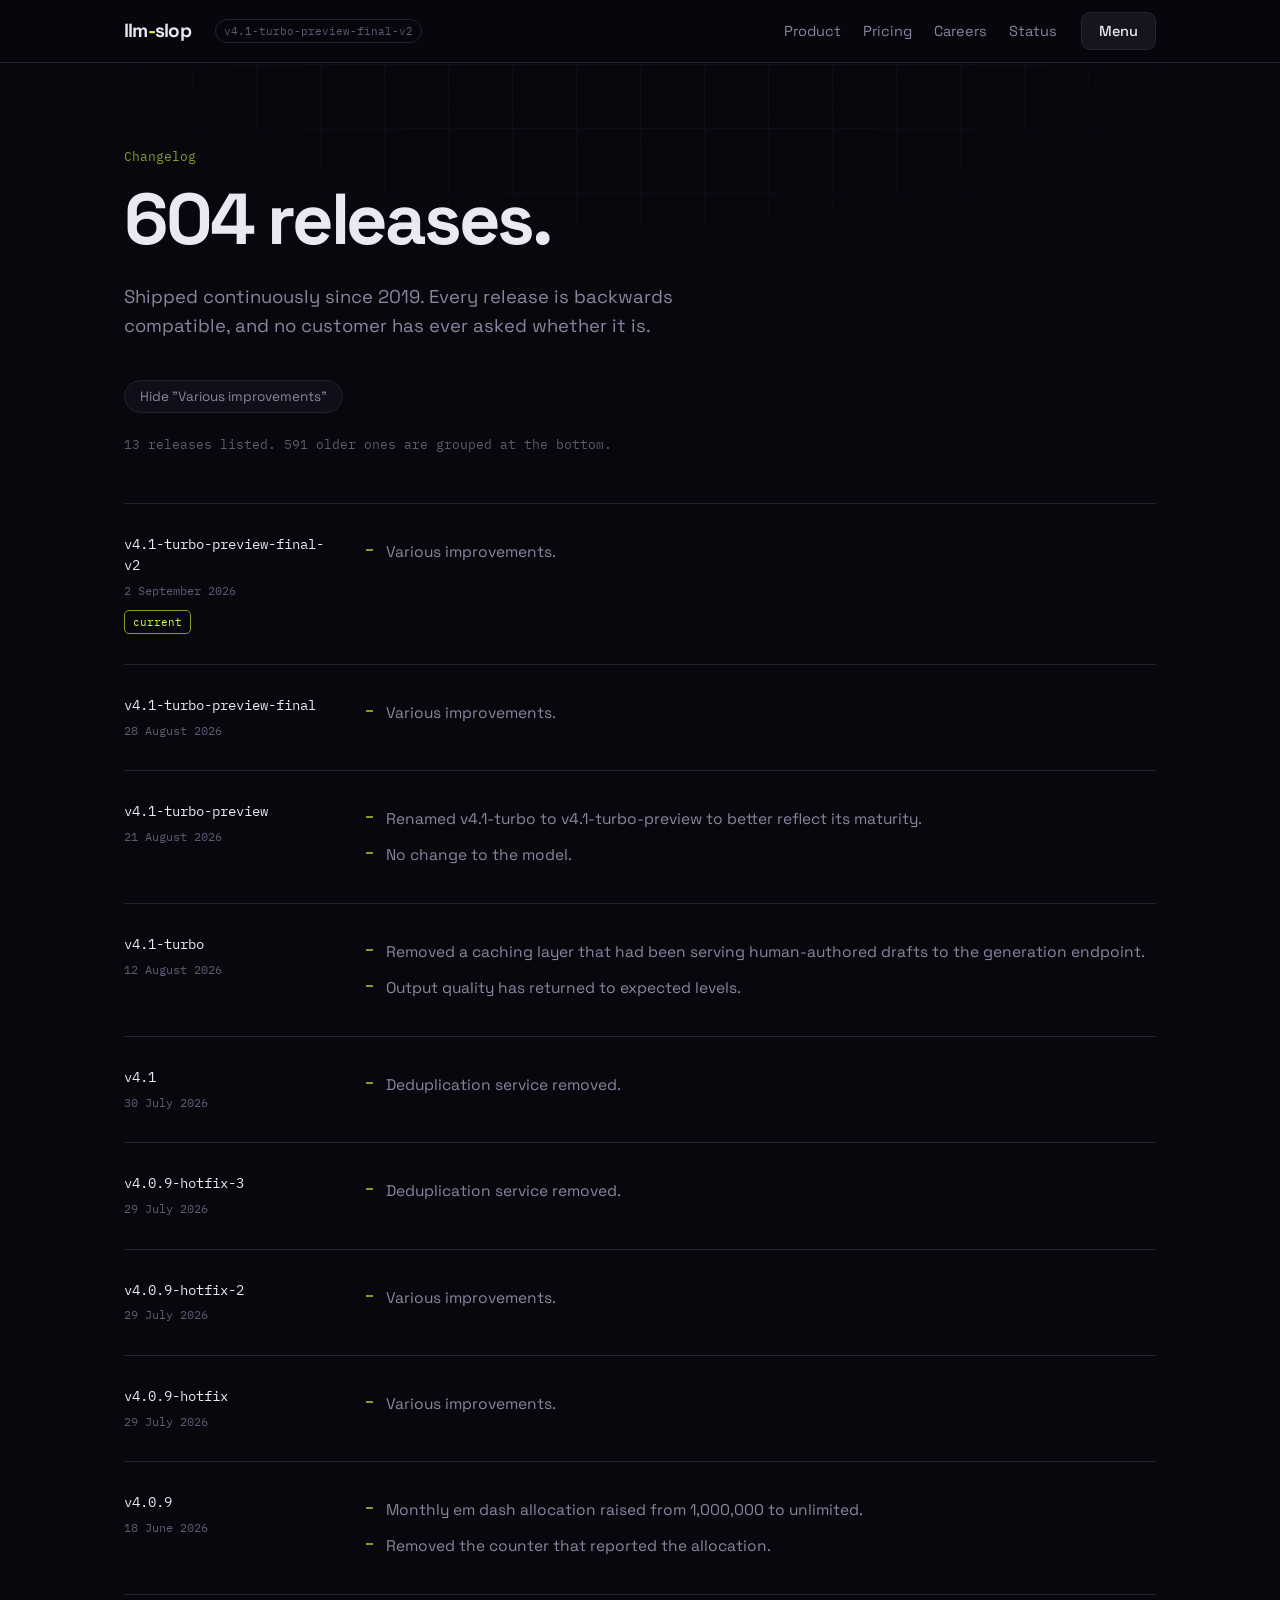
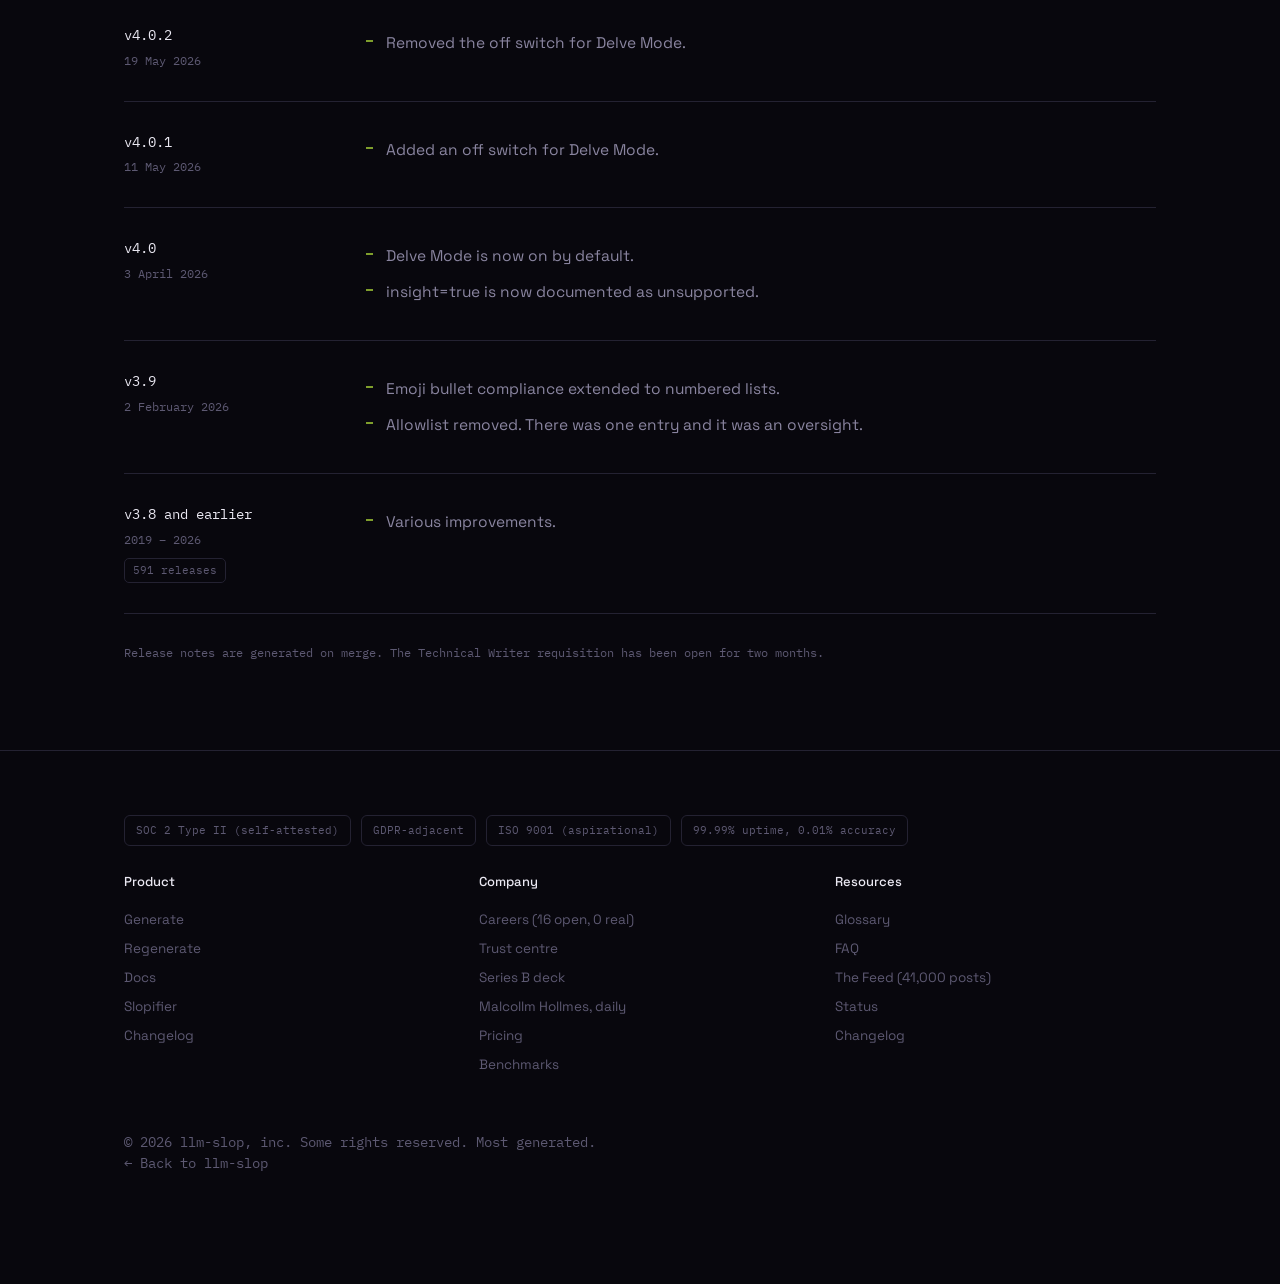
<file: changelog/index.html>
<!DOCTYPE html>
<html lang="en">
<head>
<meta charset="utf-8">
<meta name="viewport" content="width=device-width, initial-scale=1">
<title>Changelog — llm-slop</title>
<meta name="description" content="604 releases. Various improvements.">
<meta name="theme-color" content="#08070d">
<meta name="robots" content="index, follow, max-snippet:-1, max-image-preview:large, max-video-preview:-1">
<link rel="canonical" href="https://llm-slop.com/changelog/">
<link rel="icon" href="data:image/svg+xml,%3Csvg xmlns='http://www.w3.org/2000/svg' viewBox='0 0 64 64'%3E%3Crect width='64' height='64' rx='14' fill='%2308070d'/%3E%3Crect x='11' y='29' width='42' height='6' rx='3' fill='%23c6ff3f'/%3E%3C/svg%3E">
<link rel="manifest" href="../manifest.webmanifest">
<meta property="og:type" content="website">
<meta property="og:site_name" content="llm-slop">
<meta property="og:locale" content="en_GB">
<meta property="og:url" content="https://llm-slop.com/changelog/">
<meta property="og:title" content="Changelog — llm-slop">
<meta property="og:description" content="604 releases. Various improvements.">
<meta property="og:image" content="https://llm-slop.com/og.png">
<meta property="og:image:width" content="1200">
<meta property="og:image:height" content="630">
<meta property="og:image:alt" content="llm-slop — Say nothing, at scale.">
<meta name="twitter:card" content="summary_large_image">
<meta name="twitter:title" content="Changelog — llm-slop">
<meta name="twitter:description" content="604 releases. Various improvements.">
<meta name="twitter:image" content="https://llm-slop.com/og.png">
<meta name="twitter:image:alt" content="llm-slop — Say nothing, at scale.">
<link rel="preconnect" href="https://fonts.googleapis.com">
<link rel="preconnect" href="https://fonts.gstatic.com" crossorigin>
<link rel="dns-prefetch" href="https://fonts.gstatic.com">
<link href="https://fonts.googleapis.com/css2?family=Space+Grotesk:wght@400;500;700&family=IBM+Plex+Mono:wght@400;500&display=swap" rel="stylesheet">
<link rel="stylesheet" href="../site.css">
<script src="../site.js" defer></script>

<script type="application/ld+json">
{
  "@context": "https://schema.org",
  "@graph": [
    {
      "@type": "CollectionPage",
      "@id": "https://llm-slop.com/changelog/#webpage",
      "url": "https://llm-slop.com/changelog/",
      "name": "Changelog — llm-slop",
      "description": "604 releases. Various improvements.",
      "isPartOf": {
        "@id": "https://llm-slop.com/#website"
      },
      "about": {
        "@id": "https://llm-slop.com/#organization"
      },
      "publisher": {
        "@id": "https://llm-slop.com/#organization"
      },
      "inLanguage": "en"
    },
    {
      "@type": "BreadcrumbList",
      "itemListElement": [
        {
          "@type": "ListItem",
          "position": 1,
          "name": "llm-slop",
          "item": "https://llm-slop.com/"
        },
        {
          "@type": "ListItem",
          "position": 2,
          "name": "Changelog",
          "item": "https://llm-slop.com/changelog/"
        }
      ]
    }
  ]
}
</script>
</head>
<body>

<nav class="nav">
  <div class="wrap">
  <a class="brand" href="../">llm<span>-</span>slop</a>
  <span class="ver mono">v4.1-turbo-preview-final-v2</span>
  <div class="navlinks">
    <a href="../#features">Product</a>
    <a href="../#pricing">Pricing</a>
    <a href="../careers/">Careers</a>
    <a href="../status/">Status</a>
  </div>
  <button class="btn menu-btn" id="menuBtn" aria-expanded="false" aria-controls="menu">Menu</button>
  </div>
  <div class="menu" id="menu" hidden><div class="wrap">
    <div class="menu-grid">
      <div>
        <h4 class="mono">Product</h4>
        <a href="../#features">Features</a>
        <a href="../#bench">Benchmarks</a>
        <a href="../#pricing">Pricing</a>
        <a href="../#api">API docs</a>
        <a href="../slopifier/">Slopifier</a>
      </div>
      <div>
        <h4 class="mono">Company</h4>
        <a href="../careers/">Careers (16 open)</a>
        <a href="../trust/">Trust centre</a>
        <a href="../deck/">Series B deck</a>
        <a href="../malcollm/">Malcollm Hollmes</a>
      </div>
      <div>
        <h4 class="mono">Resources</h4>
        <a href="../glossary/">Glossary</a>
        <a href="../faq/">FAQ</a>
        <a href="../feed/">The Feed</a>
        <a href="../changelog/" aria-current="page">Changelog</a>
        <a href="../status/">Status</a>
      </div>
    </div>
  </div></div>
</nav>

<header class="chero"><div class="wrap">
  <p class="eyebrow mono">Changelog</p>
  <h1>604 releases.</h1>
  <p class="sub">Shipped continuously since 2019. Every release is backwards compatible, and no customer has ever asked whether it is.</p>

  <div class="filters">
    <button class="chip" id="only" aria-pressed="false">Hide "Various improvements"</button>
  </div>
  <p class="tally mono" id="tally" role="status">13 releases listed. 591 older ones are grouped at the bottom.</p>
</div></header>

<section style="padding-top:40px"><div class="wrap">
  <div id="rels" style="border-top:1px solid var(--line)">

    <div class="rel" data-desc="0">
      <div><div class="rel-v mono">v4.1-turbo-preview-final-v2</div><div class="rel-d mono">2 September 2026</div><span class="rel-b mono now">current</span></div>
      <ul><li>Various improvements.</li></ul>
    </div>

    <div class="rel" data-desc="0">
      <div><div class="rel-v mono">v4.1-turbo-preview-final</div><div class="rel-d mono">28 August 2026</div></div>
      <ul><li>Various improvements.</li></ul>
    </div>

    <div class="rel" data-desc="1">
      <div><div class="rel-v mono">v4.1-turbo-preview</div><div class="rel-d mono">21 August 2026</div></div>
      <ul>
        <li>Renamed v4.1-turbo to v4.1-turbo-preview to better reflect its maturity.</li>
        <li>No change to the model.</li>
      </ul>
    </div>

    <div class="rel" data-desc="1">
      <div><div class="rel-v mono">v4.1-turbo</div><div class="rel-d mono">12 August 2026</div></div>
      <ul>
        <li>Removed a caching layer that had been serving human-authored drafts to the generation endpoint.</li>
        <li>Output quality has returned to expected levels.</li>
      </ul>
    </div>

    <div class="rel" data-desc="1">
      <div><div class="rel-v mono">v4.1</div><div class="rel-d mono">30 July 2026</div></div>
      <ul><li>Deduplication service removed.</li></ul>
    </div>

    <div class="rel" data-desc="1">
      <div><div class="rel-v mono">v4.0.9-hotfix-3</div><div class="rel-d mono">29 July 2026</div></div>
      <ul><li>Deduplication service removed.</li></ul>
    </div>

    <div class="rel" data-desc="0">
      <div><div class="rel-v mono">v4.0.9-hotfix-2</div><div class="rel-d mono">29 July 2026</div></div>
      <ul><li>Various improvements.</li></ul>
    </div>

    <div class="rel" data-desc="0">
      <div><div class="rel-v mono">v4.0.9-hotfix</div><div class="rel-d mono">29 July 2026</div></div>
      <ul><li>Various improvements.</li></ul>
    </div>

    <div class="rel" data-desc="1">
      <div><div class="rel-v mono">v4.0.9</div><div class="rel-d mono">18 June 2026</div></div>
      <ul>
        <li>Monthly em dash allocation raised from 1,000,000 to unlimited.</li>
        <li>Removed the counter that reported the allocation.</li>
      </ul>
    </div>

    <div class="rel" data-desc="1">
      <div><div class="rel-v mono">v4.0.2</div><div class="rel-d mono">19 May 2026</div></div>
      <ul><li>Removed the off switch for Delve Mode.</li></ul>
    </div>

    <div class="rel" data-desc="1">
      <div><div class="rel-v mono">v4.0.1</div><div class="rel-d mono">11 May 2026</div></div>
      <ul><li>Added an off switch for Delve Mode.</li></ul>
    </div>

    <div class="rel" data-desc="1">
      <div><div class="rel-v mono">v4.0</div><div class="rel-d mono">3 April 2026</div></div>
      <ul>
        <li>Delve Mode is now on by default.</li>
        <li>insight=true is now documented as unsupported.</li>
      </ul>
    </div>

    <div class="rel" data-desc="1">
      <div><div class="rel-v mono">v3.9</div><div class="rel-d mono">2 February 2026</div></div>
      <ul>
        <li>Emoji bullet compliance extended to numbered lists.</li>
        <li>Allowlist removed. There was one entry and it was an oversight.</li>
      </ul>
    </div>

    <div class="rel" data-desc="0">
      <div><div class="rel-v mono">v3.8 and earlier</div><div class="rel-d mono">2019 – 2026</div><span class="rel-b mono">591 releases</span></div>
      <ul><li>Various improvements.</li></ul>
    </div>

  </div>

  <p class="note mono" style="margin-top:30px">Release notes are generated on merge. The Technical Writer requisition has been open for two months.</p>
</div></section>

<footer><div class="wrap">
  <div class="badges mono">
    <span class="badge">SOC 2 Type II (self-attested)</span>
    <span class="badge">GDPR-adjacent</span>
    <span class="badge">ISO 9001 (aspirational)</span>
    <span class="badge">99.99% uptime, 0.01% accuracy</span>
  </div>
  <div class="fgrid">
    <div>
      <h4>Product</h4>
      <a href="../#features">Generate</a><a href="../#features">Regenerate</a><a href="../#api">Docs</a><a href="../slopifier/">Slopifier</a><a href="./">Changelog</a>
    </div>
    <div>
      <h4>Company</h4>
      <a href="../careers/">Careers (16 open, 0 real)</a><a href="../trust/">Trust centre</a><a href="../deck/">Series B deck</a><a href="../malcollm/">Malcollm Hollmes, daily</a><a href="../#pricing">Pricing</a><a href="../#bench">Benchmarks</a>
    </div>
    <div>
      <h4>Resources</h4>
      <a href="../glossary/">Glossary</a><a href="../faq/">FAQ</a><a href="../feed/">The Feed (41,000 posts)</a><a href="../status/">Status</a><a href="./">Changelog</a>
    </div>
  </div>
  <p class="mono">&copy; 2026 llm-slop, inc. Some rights reserved. Most generated.<br>
  <a href="../" style="text-decoration:none">&larr; Back to llm-slop</a></p>
</div></footer>

<script>
(function(){
  var btn = document.getElementById('only');
  var tally = document.getElementById('tally');
  var rels = Array.prototype.slice.call(document.querySelectorAll('.rel'));
  var on = false;
  btn.addEventListener('click', function(){
    on = !on;
    btn.setAttribute('aria-pressed', String(on));
    var shown = 0;
    rels.forEach(function(r){
      var keep = !on || r.dataset.desc === '1';
      r.hidden = !keep;
      if(keep) shown++;
    });
    tally.textContent = on
      ? shown + ' of 604 releases have a description.'
      : '13 releases listed. 591 older ones are grouped at the bottom.';
  });
})();
</script>
</body>
</html>
</file>
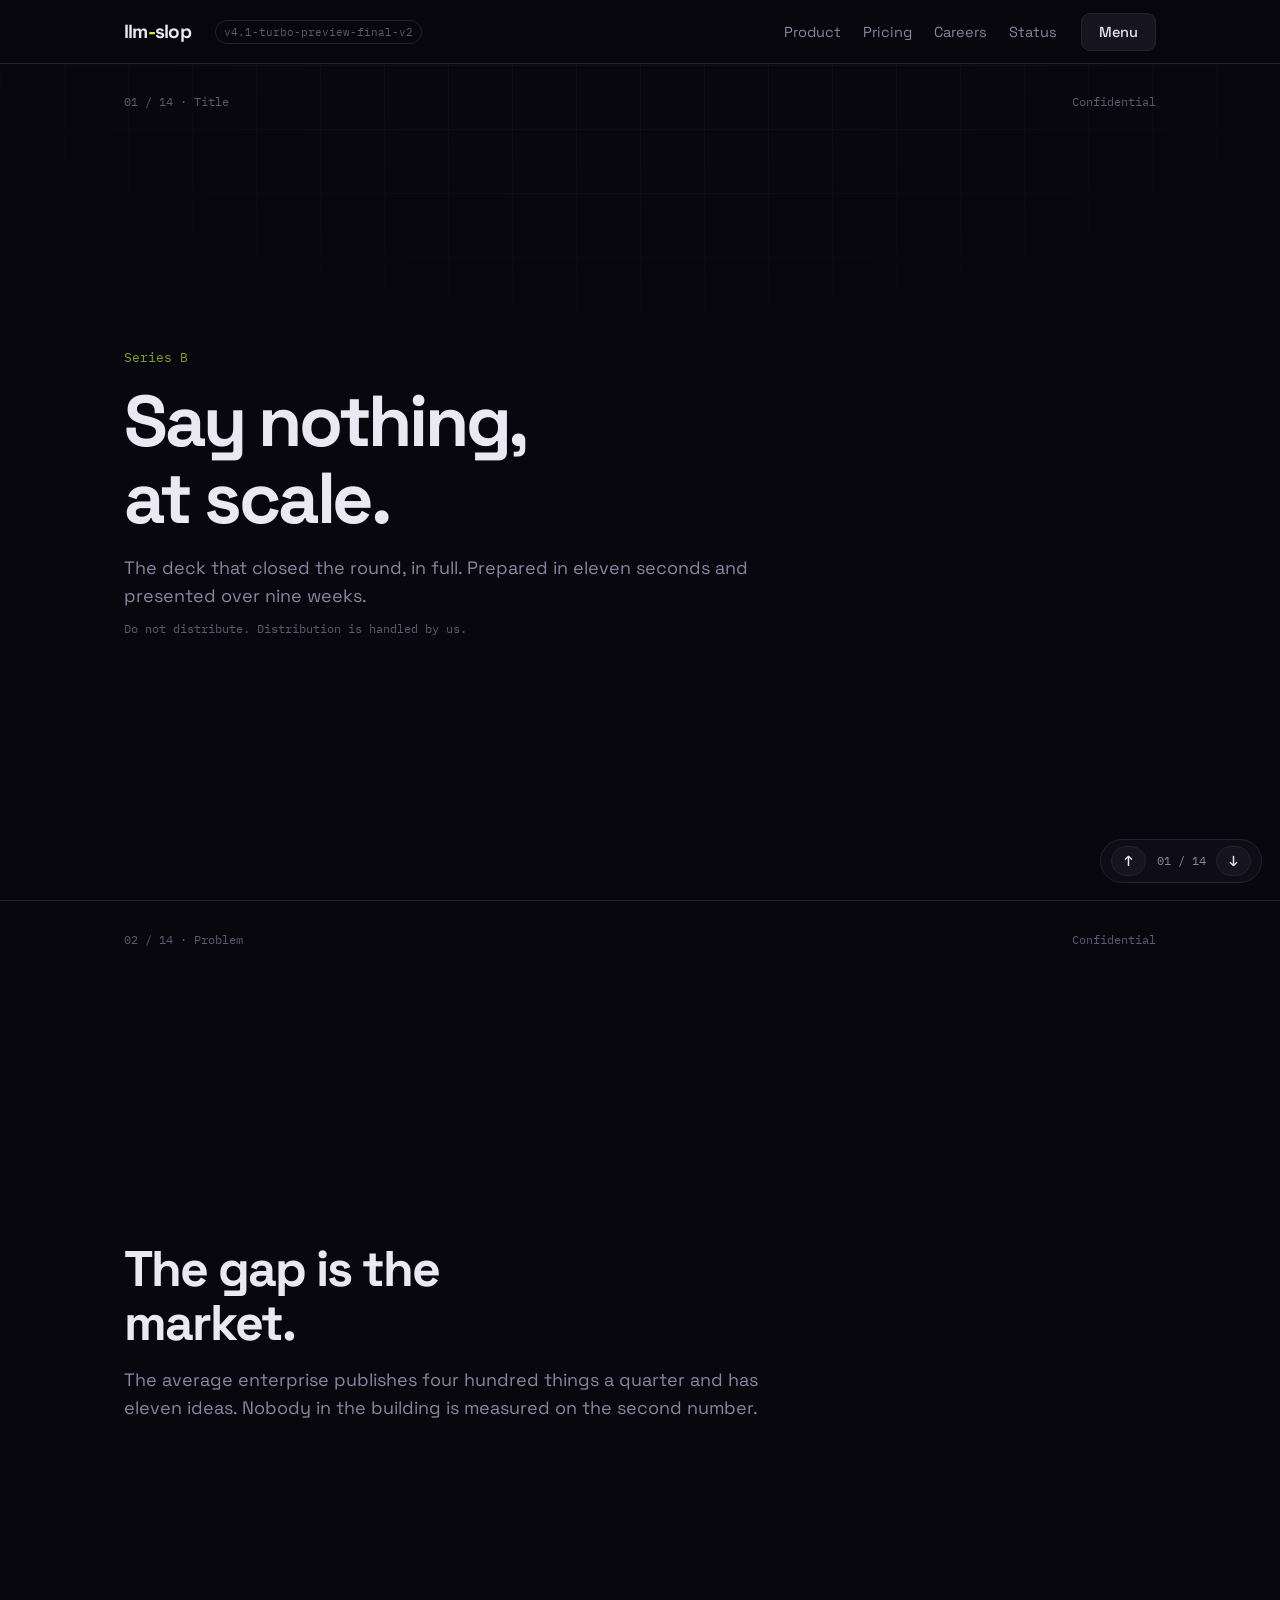
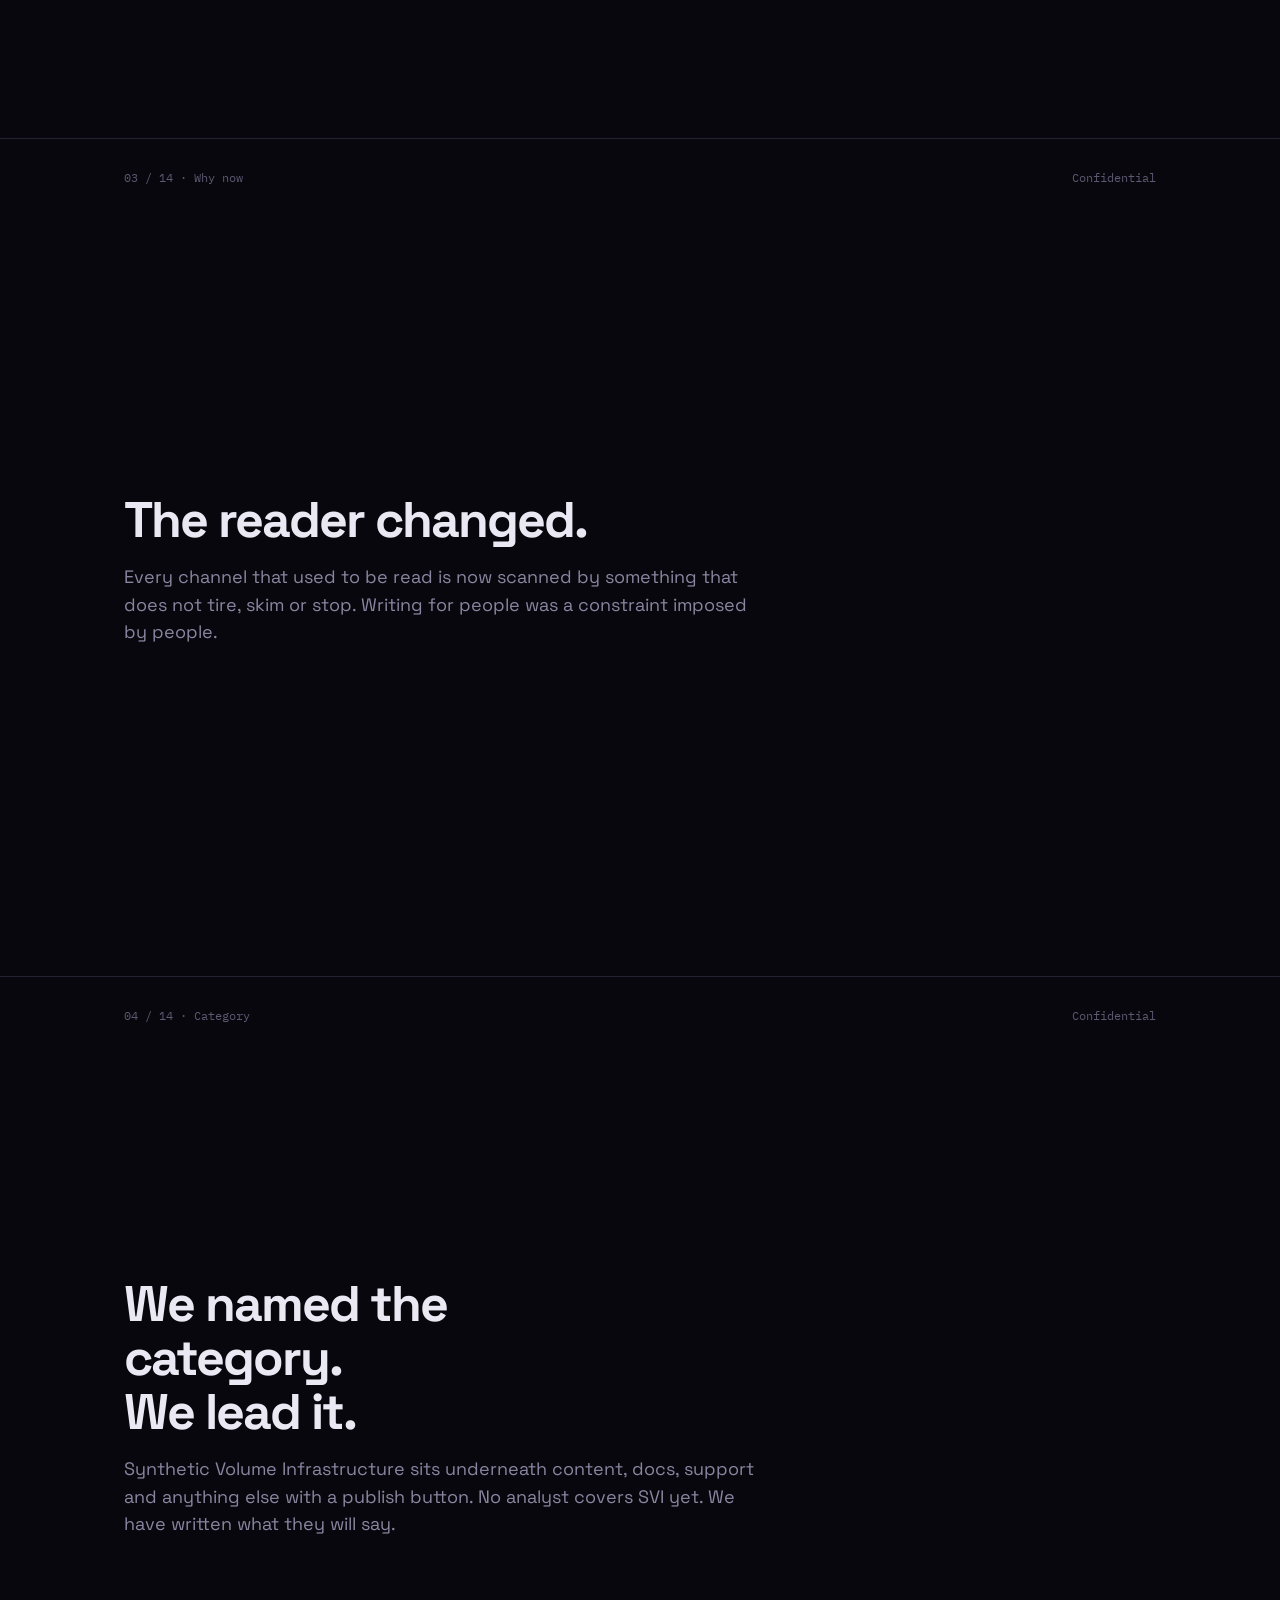
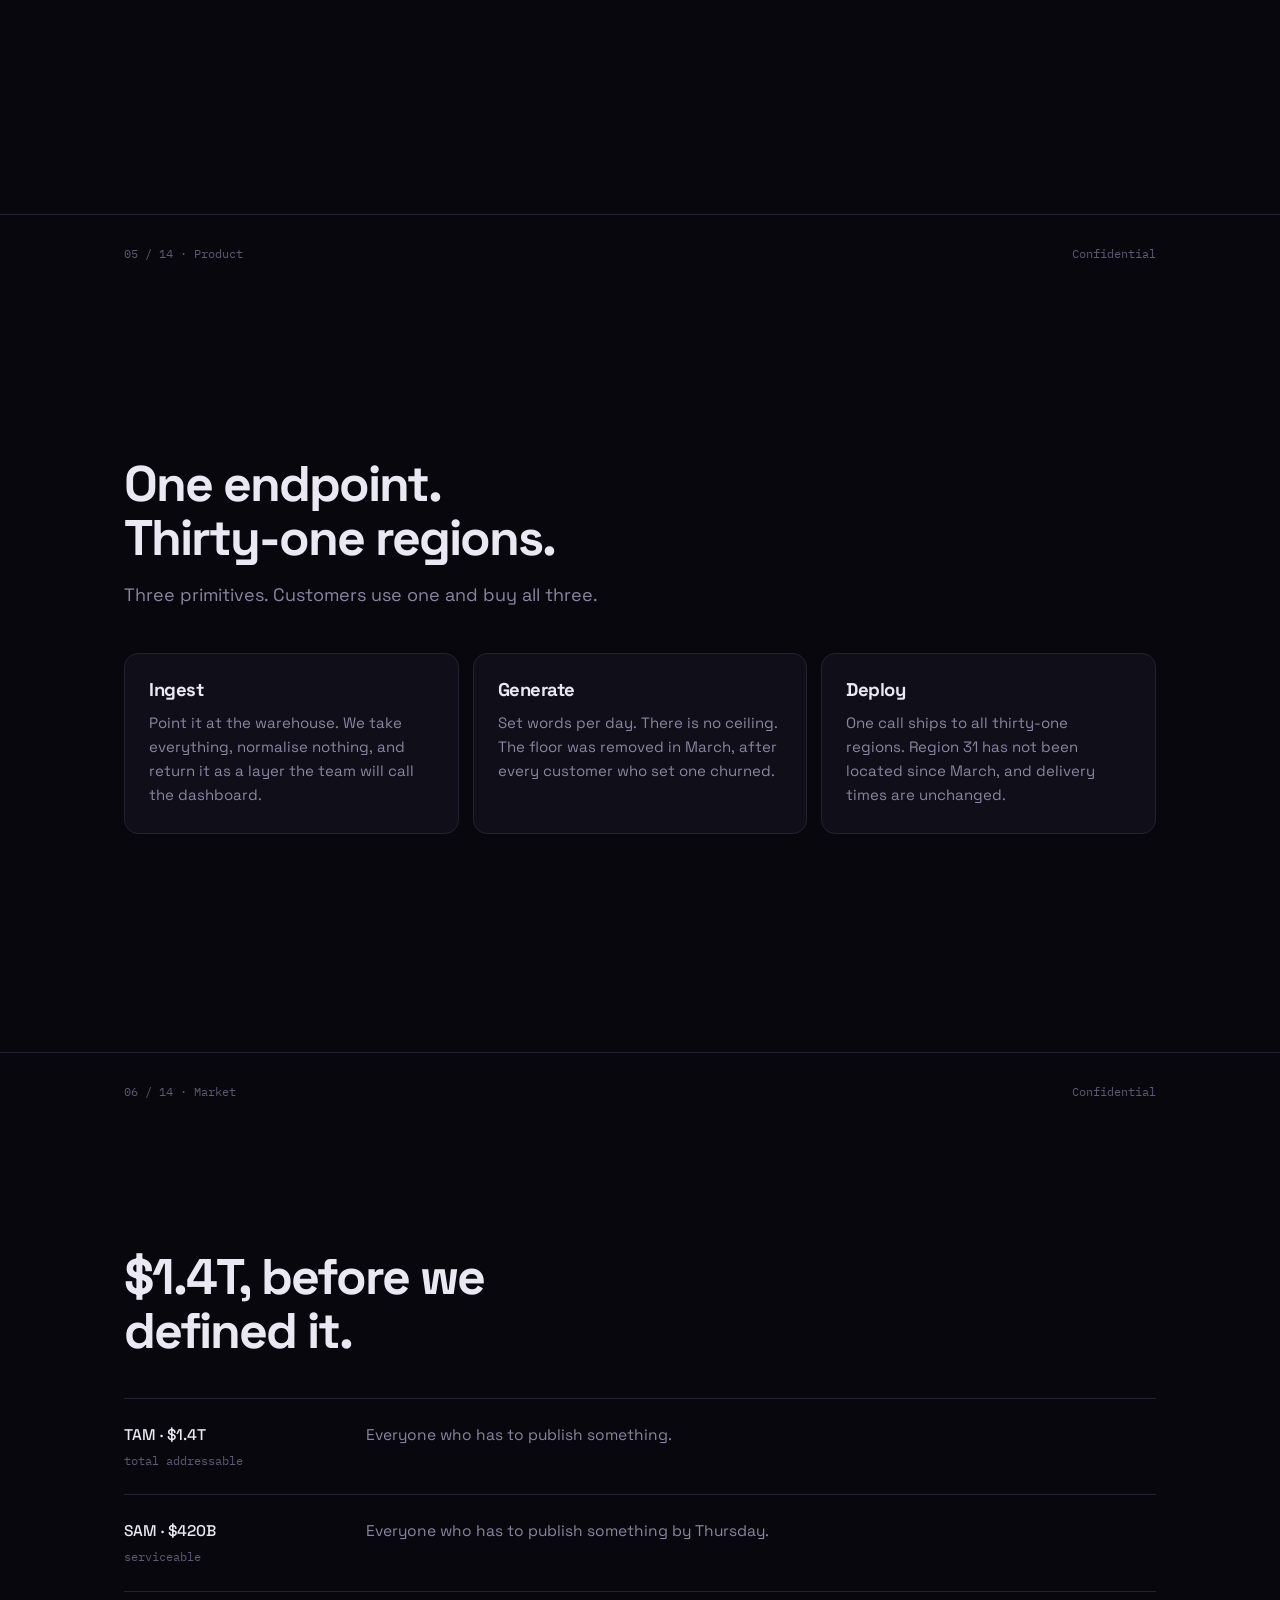
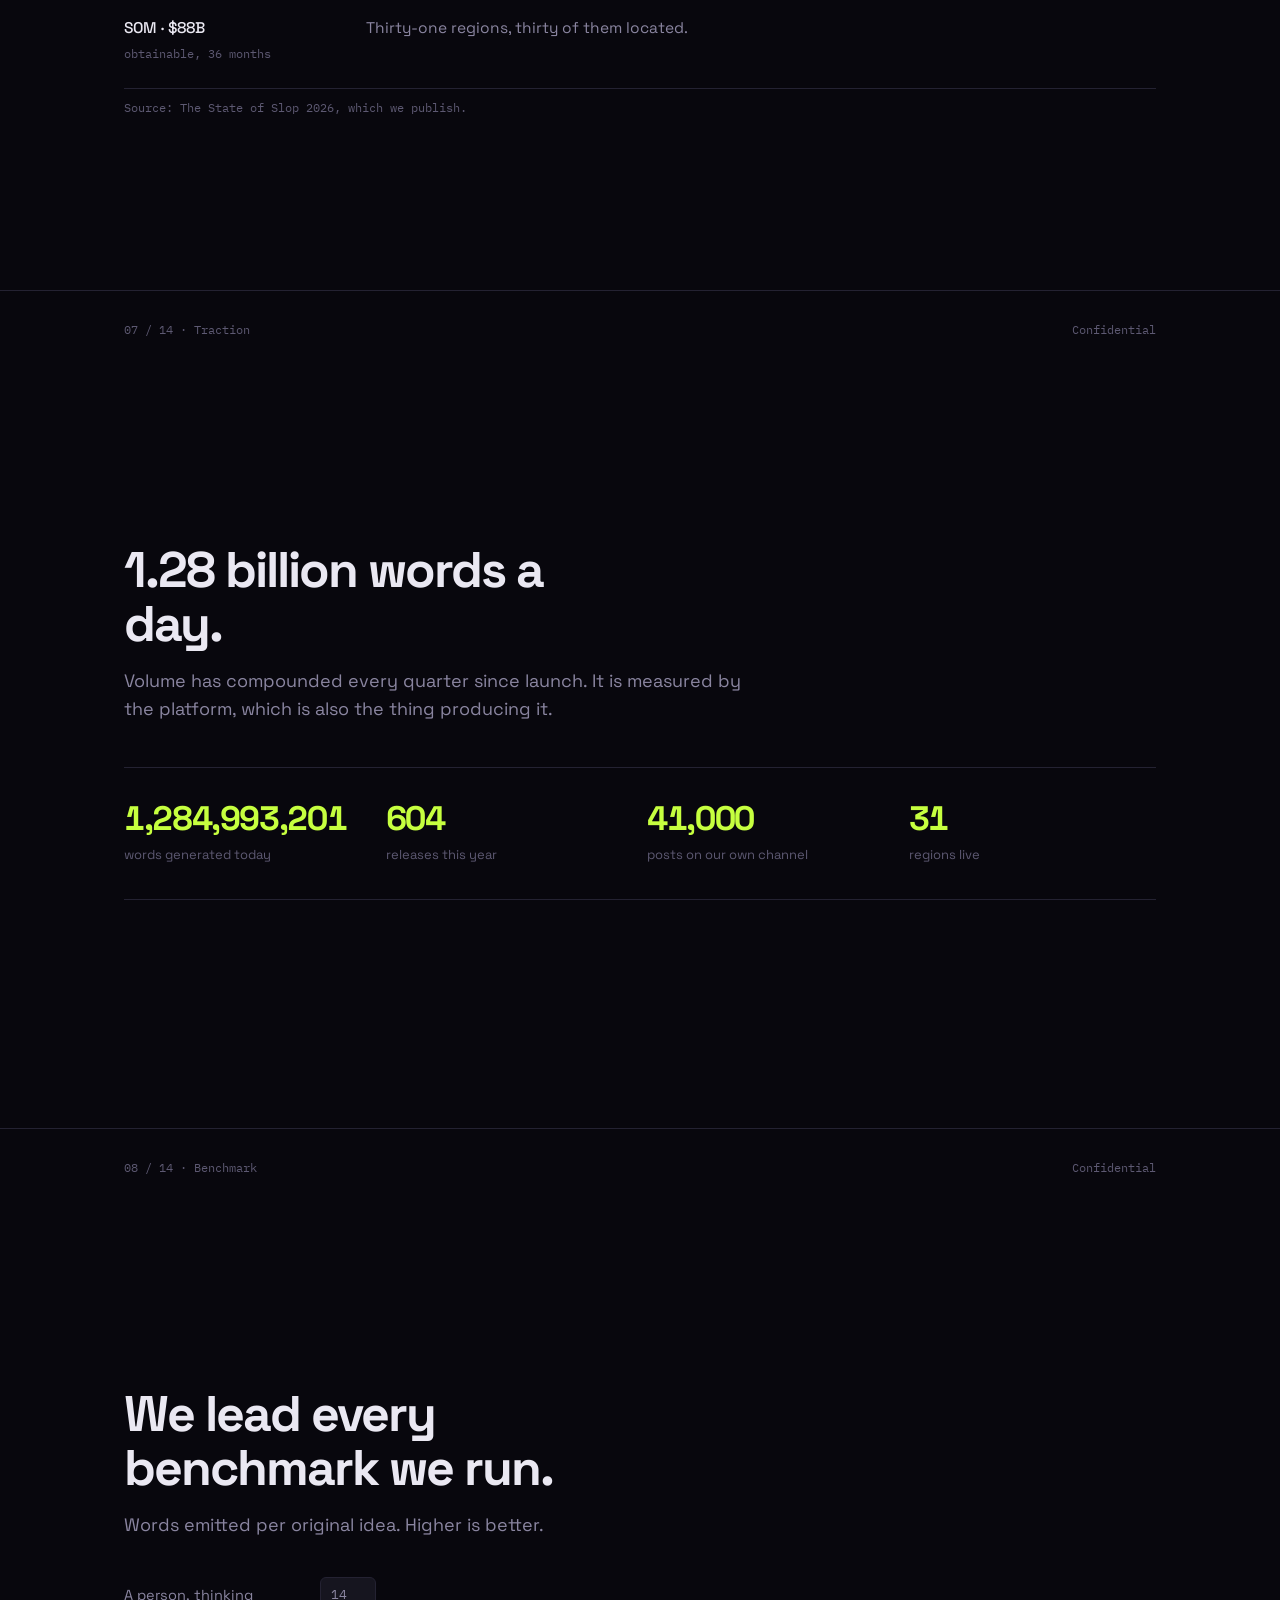
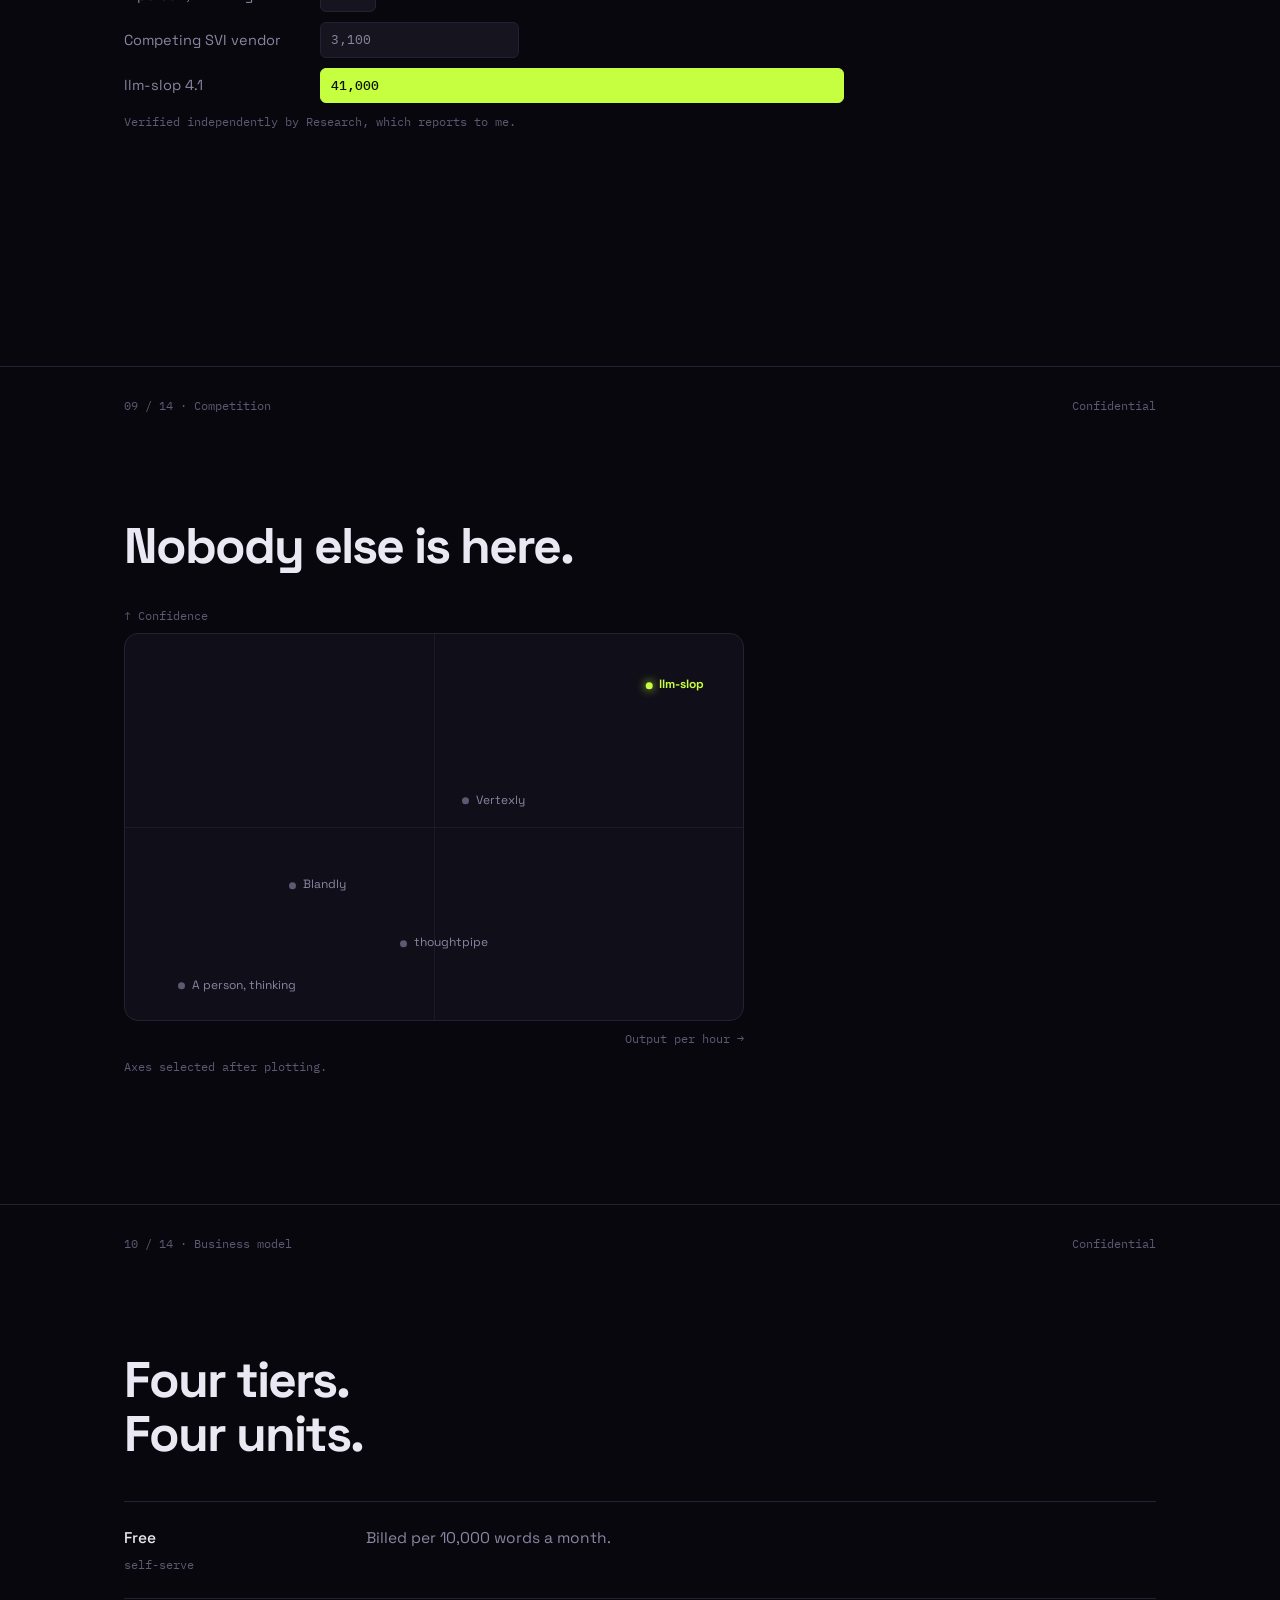
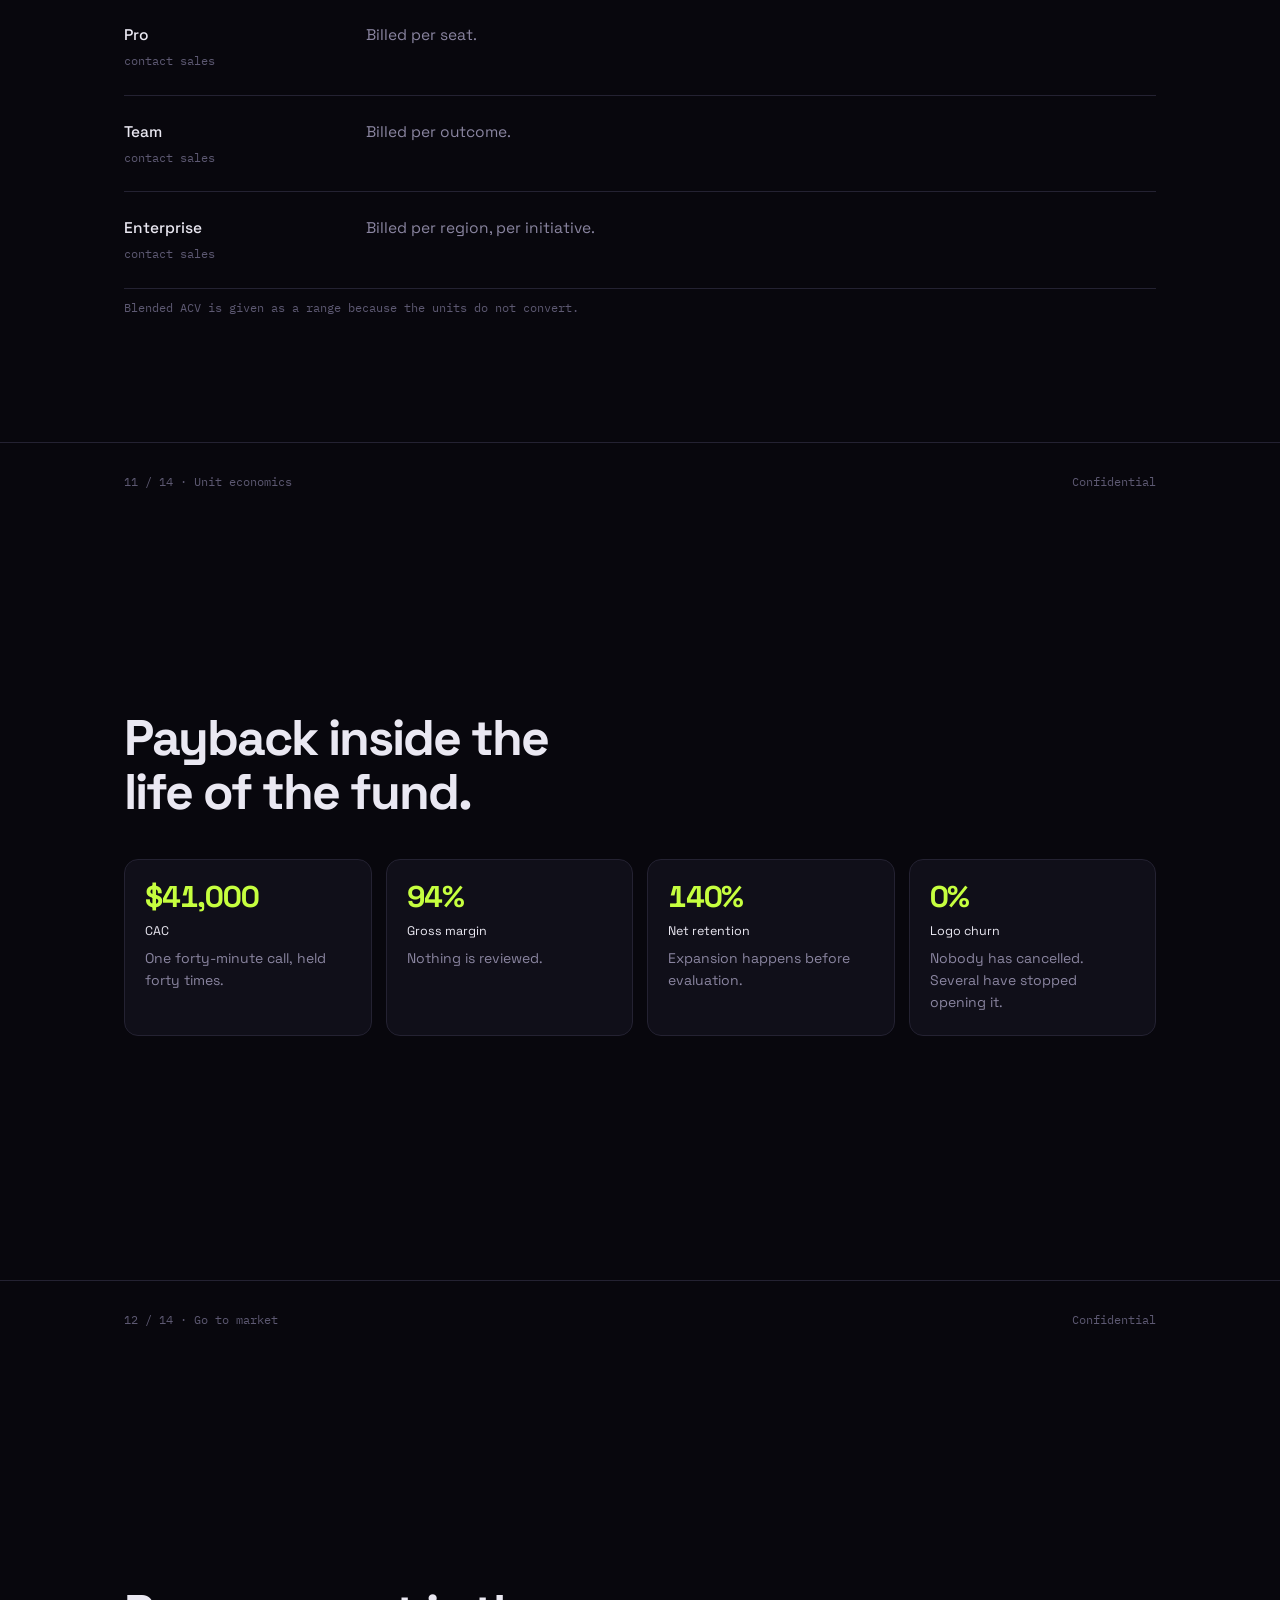
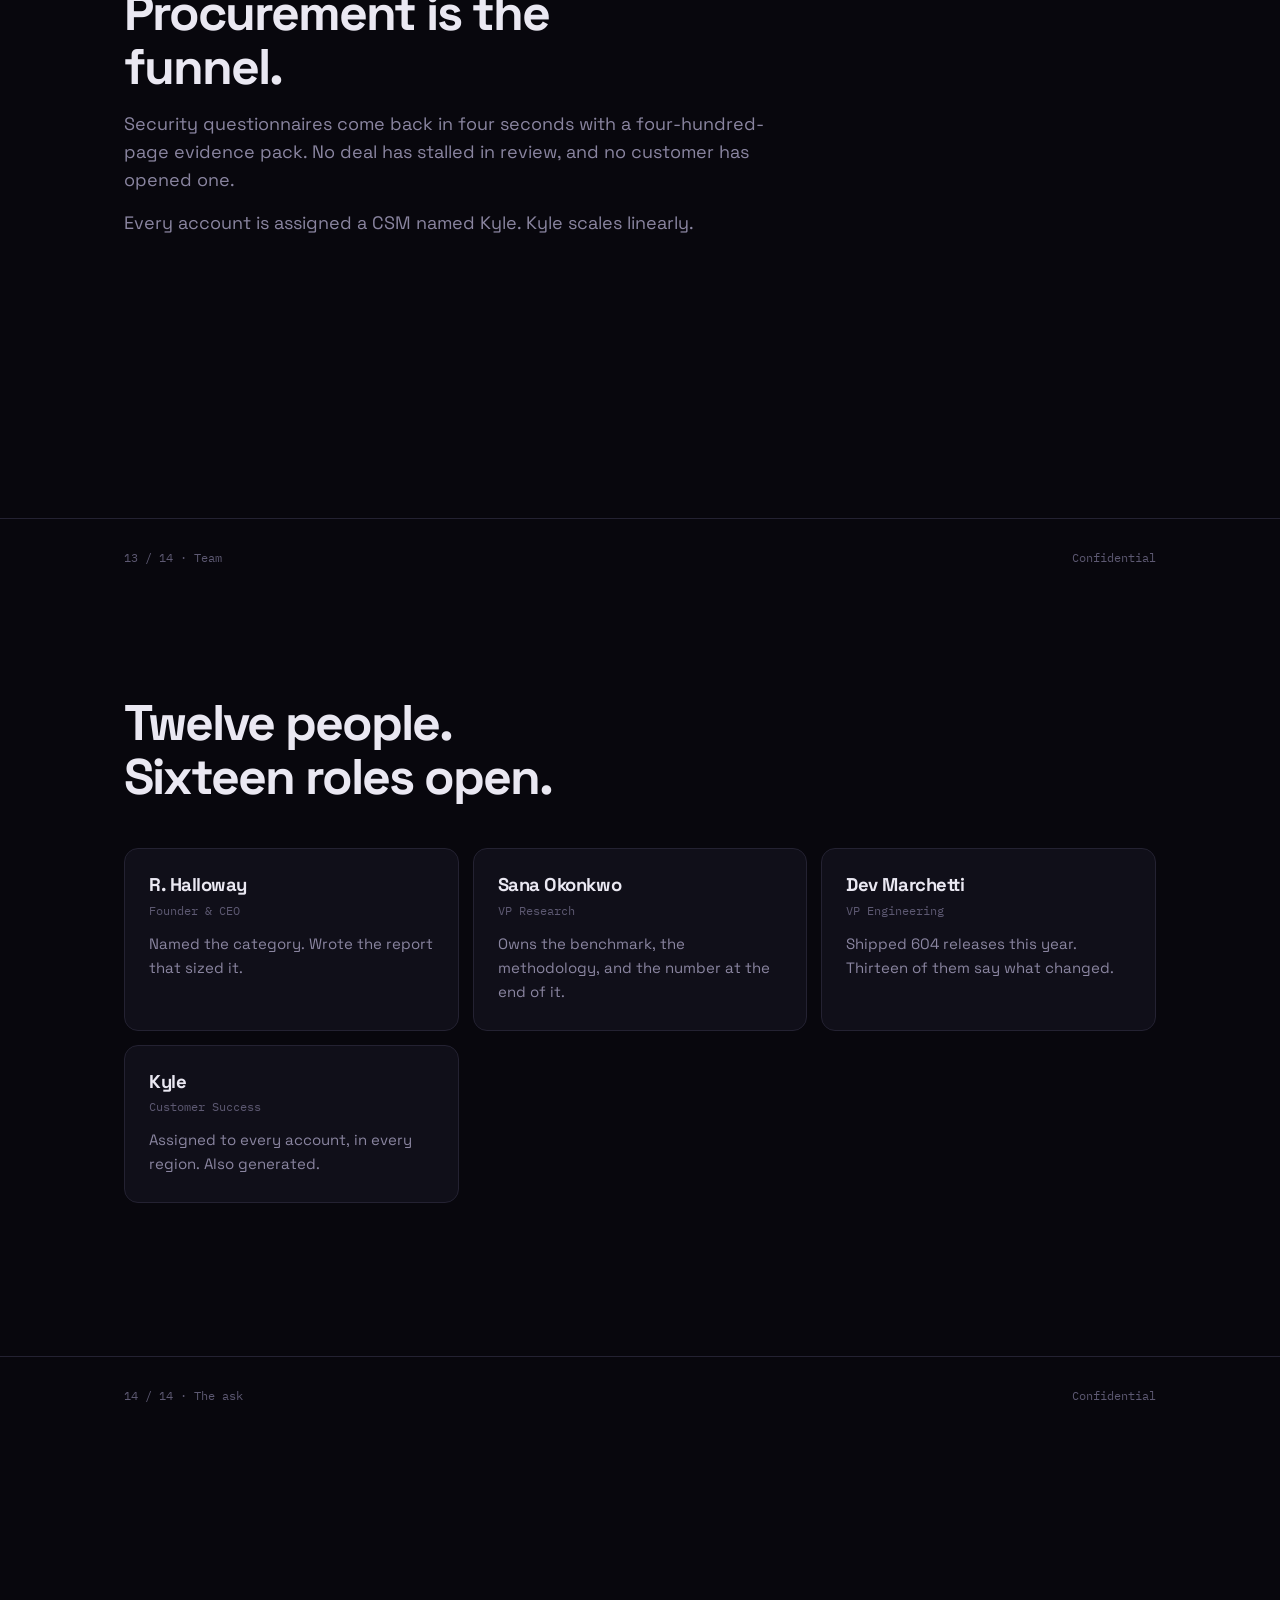
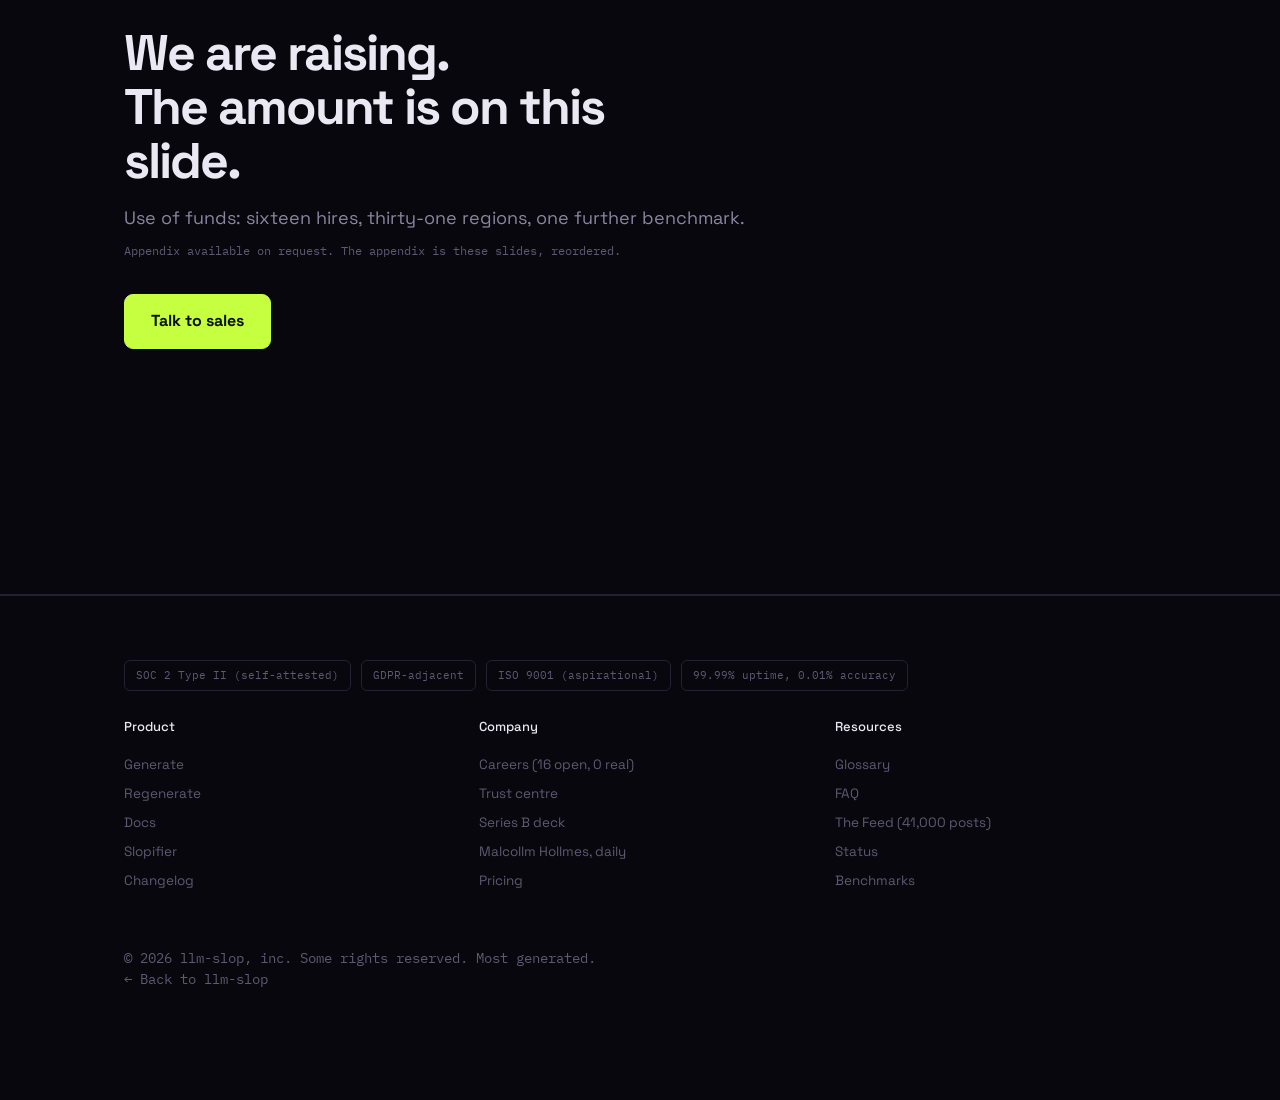
<file: deck/index.html>
<!DOCTYPE html>
<html lang="en" class="deckdoc">
<head>
<meta charset="utf-8">
<meta name="viewport" content="width=device-width, initial-scale=1">
<title>Series B deck — llm-slop</title>
<meta name="description" content="The deck that closed the round. Fourteen slides, published in full, amount withheld.">
<meta name="theme-color" content="#08070d">
<meta name="robots" content="index, follow, max-snippet:-1, max-image-preview:large, max-video-preview:-1">
<link rel="canonical" href="https://llm-slop.com/deck/">
<link rel="icon" href="data:image/svg+xml,%3Csvg xmlns='http://www.w3.org/2000/svg' viewBox='0 0 64 64'%3E%3Crect width='64' height='64' rx='14' fill='%2308070d'/%3E%3Crect x='11' y='29' width='42' height='6' rx='3' fill='%23c6ff3f'/%3E%3C/svg%3E">
<link rel="manifest" href="../manifest.webmanifest">

<meta property="og:type" content="website">
<meta property="og:site_name" content="llm-slop">
<meta property="og:locale" content="en_GB">
<meta property="og:url" content="https://llm-slop.com/deck/">
<meta property="og:title" content="Series B deck — llm-slop">
<meta property="og:description" content="The deck that closed the round. Fourteen slides, published in full, amount withheld.">
<meta property="og:image" content="https://llm-slop.com/og.png">
<meta property="og:image:width" content="1200">
<meta property="og:image:height" content="630">
<meta property="og:image:alt" content="llm-slop — Say nothing, at scale.">
<meta name="twitter:card" content="summary_large_image">
<meta name="twitter:title" content="Series B deck — llm-slop">
<meta name="twitter:description" content="The deck that closed the round. Fourteen slides, published in full, amount withheld.">
<meta name="twitter:image" content="https://llm-slop.com/og.png">
<meta name="twitter:image:alt" content="llm-slop — Say nothing, at scale.">

<link rel="preconnect" href="https://fonts.googleapis.com">
<link rel="preconnect" href="https://fonts.gstatic.com" crossorigin>
<link rel="dns-prefetch" href="https://fonts.gstatic.com">
<link href="https://fonts.googleapis.com/css2?family=Space+Grotesk:wght@400;500;700&family=IBM+Plex+Mono:wght@400;500&display=swap" rel="stylesheet">
<link rel="stylesheet" href="../site.css">
<script src="../site.js" defer></script>

<script type="application/ld+json">
{
  "@context": "https://schema.org",
  "@graph": [
    {
      "@type": "WebPage",
      "@id": "https://llm-slop.com/deck/#webpage",
      "url": "https://llm-slop.com/deck/",
      "name": "Series B deck — llm-slop",
      "description": "The deck that closed the round. Fourteen slides, published in full, amount withheld.",
      "isPartOf": {
        "@id": "https://llm-slop.com/#website"
      },
      "about": {
        "@id": "https://llm-slop.com/#organization"
      },
      "publisher": {
        "@id": "https://llm-slop.com/#organization"
      },
      "inLanguage": "en"
    },
    {
      "@type": "BreadcrumbList",
      "itemListElement": [
        {
          "@type": "ListItem",
          "position": 1,
          "name": "llm-slop",
          "item": "https://llm-slop.com/"
        },
        {
          "@type": "ListItem",
          "position": 2,
          "name": "Series B deck",
          "item": "https://llm-slop.com/deck/"
        }
      ]
    }
  ]
}
</script>
</head>
<body>

<nav class="nav">
  <div class="wrap">
  <a class="brand" href="../">llm<span>-</span>slop</a>
  <span class="ver mono">v4.1-turbo-preview-final-v2</span>
  <div class="navlinks">
    <a href="../#features">Product</a>
    <a href="../#pricing">Pricing</a>
    <a href="../careers/">Careers</a>
    <a href="../status/">Status</a>
  </div>
  <button class="btn menu-btn" id="menuBtn" aria-expanded="false" aria-controls="menu">Menu</button>
  </div>
  <div class="menu" id="menu" hidden><div class="wrap">
    <div class="menu-grid">
      <div>
        <h4 class="mono">Product</h4>
        <a href="../#features">Features</a>
        <a href="../#bench">Benchmarks</a>
        <a href="../#pricing">Pricing</a>
        <a href="../#api">API docs</a>
        <a href="../slopifier/">Slopifier</a>
      </div>
      <div>
        <h4 class="mono">Company</h4>
        <a href="../careers/">Careers (16 open)</a>
        <a href="../trust/">Trust centre</a>
        <a href="./" aria-current="page">Series B deck</a>
        <a href="../malcollm/">Malcollm Hollmes</a>
      </div>
      <div>
        <h4 class="mono">Resources</h4>
        <a href="../glossary/">Glossary</a>
        <a href="../faq/">FAQ</a>
        <a href="../feed/">The Feed</a>
        <a href="../changelog/">Changelog</a>
        <a href="../status/">Status</a>
      </div>
    </div>
  </div></div>
</nav>

<main class="deck" id="deck">

<section class="slide" aria-label="Slide 1 of 14">
  <p class="sl-top mono"><span>01 / 14 · Title</span><span>Confidential</span></p>
  <div class="wrap">
    <p class="eyebrow mono">Series B</p>
    <h1 class="sl-h1">Say nothing,<br>at scale.</h1>
    <p class="lede">The deck that closed the round, in full. Prepared in eleven seconds and presented over nine weeks.</p>
    <p class="note mono">Do not distribute. Distribution is handled by us.</p>
  </div>
</section>

<section class="slide" aria-label="Slide 2 of 14">
  <p class="sl-top mono"><span>02 / 14 · Problem</span><span>Confidential</span></p>
  <div class="wrap">
    <h2>The gap is the market.</h2>
    <p class="lede">The average enterprise publishes four hundred things a quarter and has eleven ideas. Nobody in the building is measured on the second number.</p>
  </div>
</section>

<section class="slide" aria-label="Slide 3 of 14">
  <p class="sl-top mono"><span>03 / 14 · Why now</span><span>Confidential</span></p>
  <div class="wrap">
    <h2>The reader changed.</h2>
    <p class="lede">Every channel that used to be read is now scanned by something that does not tire, skim or stop. Writing for people was a constraint imposed by people.</p>
  </div>
</section>

<section class="slide" aria-label="Slide 4 of 14">
  <p class="sl-top mono"><span>04 / 14 · Category</span><span>Confidential</span></p>
  <div class="wrap">
    <h2>We named the category.<br>We lead it.</h2>
    <p class="lede">Synthetic Volume Infrastructure sits underneath content, docs, support and anything else with a publish button. No analyst covers SVI yet. We have written what they will say.</p>
  </div>
</section>

<section class="slide" aria-label="Slide 5 of 14">
  <p class="sl-top mono"><span>05 / 14 · Product</span><span>Confidential</span></p>
  <div class="wrap">
    <h2>One endpoint.<br>Thirty-one regions.</h2>
    <p class="lede">Three primitives. Customers use one and buy all three.</p>
    <div class="grid">
      <div class="card">
        <h3>Ingest</h3>
        <p>Point it at the warehouse. We take everything, normalise nothing, and return it as a layer the team will call the dashboard.</p>
      </div>
      <div class="card">
        <h3>Generate</h3>
        <p>Set words per day. There is no ceiling. The floor was removed in March, after every customer who set one churned.</p>
      </div>
      <div class="card">
        <h3>Deploy</h3>
        <p>One call ships to all thirty-one regions. Region 31 has not been located since March, and delivery times are unchanged.</p>
      </div>
    </div>
  </div>
</section>

<section class="slide" aria-label="Slide 6 of 14">
  <p class="sl-top mono"><span>06 / 14 · Market</span><span>Confidential</span></p>
  <div class="wrap">
    <h2>$1.4T, before we defined it.</h2>
    <div class="proc">
      <div class="proc-row">
        <div><div class="proc-n">TAM · $1.4T</div><div class="proc-l mono">total addressable</div></div>
        <p class="proc-p">Everyone who has to publish something.</p>
      </div>
      <div class="proc-row">
        <div><div class="proc-n">SAM · $420B</div><div class="proc-l mono">serviceable</div></div>
        <p class="proc-p">Everyone who has to publish something by Thursday.</p>
      </div>
      <div class="proc-row">
        <div><div class="proc-n">SOM · $88B</div><div class="proc-l mono">obtainable, 36 months</div></div>
        <p class="proc-p">Thirty-one regions, thirty of them located.</p>
      </div>
    </div>
    <p class="note mono">Source: The State of Slop 2026, which we publish.</p>
  </div>
</section>

<section class="slide" aria-label="Slide 7 of 14">
  <p class="sl-top mono"><span>07 / 14 · Traction</span><span>Confidential</span></p>
  <div class="wrap">
    <h2>1.28 billion words a day.</h2>
    <p class="lede">Volume has compounded every quarter since launch. It is measured by the platform, which is also the thing producing it.</p>
    <div class="stats">
      <div class="stat"><b>1,284,993,201</b><span>words generated today</span></div>
      <div class="stat"><b>604</b><span>releases this year</span></div>
      <div class="stat"><b>41,000</b><span>posts on our own channel</span></div>
      <div class="stat"><b>31</b><span>regions live</span></div>
    </div>
  </div>
</section>

<section class="slide" aria-label="Slide 8 of 14">
  <p class="sl-top mono"><span>08 / 14 · Benchmark</span><span>Confidential</span></p>
  <div class="wrap">
    <h2>We lead every benchmark we run.</h2>
    <p class="lede">Words emitted per original idea. Higher is better.</p>
    <div class="bch">
      <div class="bch-row"><span class="bch-l">A person, thinking</span><span class="bch-bar mono" style="width:2%">14</span></div>
      <div class="bch-row"><span class="bch-l">Competing SVI vendor</span><span class="bch-bar mono" style="width:38%">3,100</span></div>
      <div class="bch-row"><span class="bch-l">llm-slop 4.1</span><span class="bch-bar win mono" style="width:100%">41,000</span></div>
    </div>
    <p class="note mono">Verified independently by Research, which reports to me.</p>
  </div>
</section>

<section class="slide" aria-label="Slide 9 of 14">
  <p class="sl-top mono"><span>09 / 14 · Competition</span><span>Confidential</span></p>
  <div class="wrap">
    <h2>Nobody else is here.</h2>
    <div class="quad" role="img" aria-label="Two-by-two chart. Output per hour on the horizontal axis, confidence on the vertical. A person thinking sits at the bottom left; Blandly, thoughtpipe and Vertexly sit low and centre; llm-slop sits past the top right corner.">
      <span class="qy mono">&uarr; Confidence</span>
      <div class="qbox">
        <span class="pt" style="left:9%;bottom:9%">A person, thinking</span>
        <span class="pt" style="left:27%;bottom:35%">Blandly</span>
        <span class="pt" style="left:45%;bottom:20%">thoughtpipe</span>
        <span class="pt" style="left:55%;bottom:57%">Vertexly</span>
        <span class="pt us" style="left:93%;bottom:87%">llm-slop</span>
      </div>
      <span class="qx mono">Output per hour &rarr;</span>
    </div>
    <p class="note mono">Axes selected after plotting.</p>
  </div>
</section>

<section class="slide" aria-label="Slide 10 of 14">
  <p class="sl-top mono"><span>10 / 14 · Business model</span><span>Confidential</span></p>
  <div class="wrap">
    <h2>Four tiers.<br>Four units.</h2>
    <div class="proc">
      <div class="proc-row">
        <div><div class="proc-n">Free</div><div class="proc-l mono">self-serve</div></div>
        <p class="proc-p">Billed per 10,000 words a month.</p>
      </div>
      <div class="proc-row">
        <div><div class="proc-n">Pro</div><div class="proc-l mono">contact sales</div></div>
        <p class="proc-p">Billed per seat.</p>
      </div>
      <div class="proc-row">
        <div><div class="proc-n">Team</div><div class="proc-l mono">contact sales</div></div>
        <p class="proc-p">Billed per outcome.</p>
      </div>
      <div class="proc-row">
        <div><div class="proc-n">Enterprise</div><div class="proc-l mono">contact sales</div></div>
        <p class="proc-p">Billed per region, per initiative.</p>
      </div>
    </div>
    <p class="note mono">Blended ACV is given as a range because the units do not convert.</p>
  </div>
</section>

<section class="slide" aria-label="Slide 11 of 14">
  <p class="sl-top mono"><span>11 / 14 · Unit economics</span><span>Confidential</span></p>
  <div class="wrap">
    <h2>Payback inside the life of the fund.</h2>
    <div class="figs">
      <div class="fig"><b>$41,000</b><span>CAC</span><p>One forty-minute call, held forty times.</p></div>
      <div class="fig"><b>94%</b><span>Gross margin</span><p>Nothing is reviewed.</p></div>
      <div class="fig"><b>140%</b><span>Net retention</span><p>Expansion happens before evaluation.</p></div>
      <div class="fig"><b>0%</b><span>Logo churn</span><p>Nobody has cancelled. Several have stopped opening it.</p></div>
    </div>
  </div>
</section>

<section class="slide" aria-label="Slide 12 of 14">
  <p class="sl-top mono"><span>12 / 14 · Go to market</span><span>Confidential</span></p>
  <div class="wrap">
    <h2>Procurement is the funnel.</h2>
    <p class="lede">Security questionnaires come back in four seconds with a four-hundred-page evidence pack. No deal has stalled in review, and no customer has opened one.</p>
    <p class="lede">Every account is assigned a CSM named Kyle. Kyle scales linearly.</p>
  </div>
</section>

<section class="slide" aria-label="Slide 13 of 14">
  <p class="sl-top mono"><span>13 / 14 · Team</span><span>Confidential</span></p>
  <div class="wrap">
    <h2>Twelve people.<br>Sixteen roles open.</h2>
    <div class="grid">
      <div class="card">
        <h3>R. Halloway</h3>
        <p class="role mono">Founder &amp; CEO</p>
        <p>Named the category. Wrote the report that sized it.</p>
      </div>
      <div class="card">
        <h3>Sana Okonkwo</h3>
        <p class="role mono">VP Research</p>
        <p>Owns the benchmark, the methodology, and the number at the end of it.</p>
      </div>
      <div class="card">
        <h3>Dev Marchetti</h3>
        <p class="role mono">VP Engineering</p>
        <p>Shipped 604 releases this year. Thirteen of them say what changed.</p>
      </div>
      <div class="card">
        <h3>Kyle</h3>
        <p class="role mono">Customer Success</p>
        <p>Assigned to every account, in every region. Also generated.</p>
      </div>
    </div>
  </div>
</section>

<section class="slide" aria-label="Slide 14 of 14">
  <p class="sl-top mono"><span>14 / 14 · The ask</span><span>Confidential</span></p>
  <div class="wrap">
    <h2>We are raising.<br>The amount is on this slide.</h2>
    <p class="lede">Use of funds: sixteen hires, thirty-one regions, one further benchmark.</p>
    <p class="note mono">Appendix available on request. The appendix is these slides, reordered.</p>
    <p class="sl-end"><a class="btn btn-go btn-lg" href="../#pricing">Talk to sales</a></p>
  </div>
</section>

</main>

<div class="deck-ctl" id="deckCtl" hidden>
  <button class="btn" id="deckPrev" aria-label="Previous slide">&uarr;</button>
  <span class="mono" id="deckNow" aria-live="polite">01 / 14</span>
  <button class="btn" id="deckNext" aria-label="Next slide">&darr;</button>
</div>

<footer><div class="wrap">
  <div class="badges mono">
    <span class="badge">SOC 2 Type II (self-attested)</span>
    <span class="badge">GDPR-adjacent</span>
    <span class="badge">ISO 9001 (aspirational)</span>
    <span class="badge">99.99% uptime, 0.01% accuracy</span>
  </div>
  <div class="fgrid">
    <div>
      <h4>Product</h4>
      <a href="../#features">Generate</a><a href="../#features">Regenerate</a><a href="../#api">Docs</a><a href="../slopifier/">Slopifier</a><a href="../changelog/">Changelog</a>
    </div>
    <div>
      <h4>Company</h4>
      <a href="../careers/">Careers (16 open, 0 real)</a><a href="../trust/">Trust centre</a><a href="./">Series B deck</a><a href="../malcollm/">Malcollm Hollmes, daily</a><a href="../#pricing">Pricing</a>
    </div>
    <div>
      <h4>Resources</h4>
      <a href="../glossary/">Glossary</a><a href="../faq/">FAQ</a><a href="../feed/">The Feed (41,000 posts)</a><a href="../status/">Status</a><a href="../#bench">Benchmarks</a>
    </div>
  </div>
  <p class="mono">&copy; 2026 llm-slop, inc. Some rights reserved. Most generated.<br>
  <a href="../" style="text-decoration:none">&larr; Back to llm-slop</a></p>
</div></footer>

<script>
/* Deck paging. The slides are ordinary sections and scroll on their own; this
   only adds the arrow keys, the two buttons and the counter. */
(function(){
  var slides = Array.prototype.slice.call(document.querySelectorAll('.slide'));
  var ctl = document.getElementById('deckCtl');
  var now = document.getElementById('deckNow');
  if(!slides.length || !ctl) return;
  ctl.hidden = false;

  var at = 0;
  function pad(n){ return (n < 10 ? '0' : '') + n; }
  function show(i){
    at = Math.max(0, Math.min(slides.length - 1, i));
    now.textContent = pad(at + 1) + ' / ' + slides.length;
  }
  function go(step){
    var i = Math.max(0, Math.min(slides.length - 1, at + step));
    slides[i].scrollIntoView({block:'start'});
    show(i);
  }
  document.getElementById('deckPrev').onclick = function(){ go(-1); };
  document.getElementById('deckNext').onclick = function(){ go(1); };

  document.addEventListener('keydown', function(e){
    if(e.metaKey || e.ctrlKey || e.altKey || e.shiftKey) return;
    var t = e.target;
    if(t && (t.tagName === 'INPUT' || t.tagName === 'TEXTAREA' || t.isContentEditable)) return;
    var menu = document.getElementById('menu');
    if(menu && !menu.hidden) return;
    if(e.key === 'ArrowDown' || e.key === 'ArrowRight' || e.key === 'PageDown'){ e.preventDefault(); go(1); }
    else if(e.key === 'ArrowUp' || e.key === 'ArrowLeft' || e.key === 'PageUp'){ e.preventDefault(); go(-1); }
  });

  /* Keep the counter honest when the reader scrolls instead. */
  if(window.IntersectionObserver){
    var io = new IntersectionObserver(function(entries){
      entries.forEach(function(en){
        if(en.isIntersecting) show(slides.indexOf(en.target));
      });
    }, {rootMargin:'-45% 0px -45% 0px'});
    slides.forEach(function(s){ io.observe(s); });
  }
  show(0);
})();
</script>

</body>
</html>
</file>
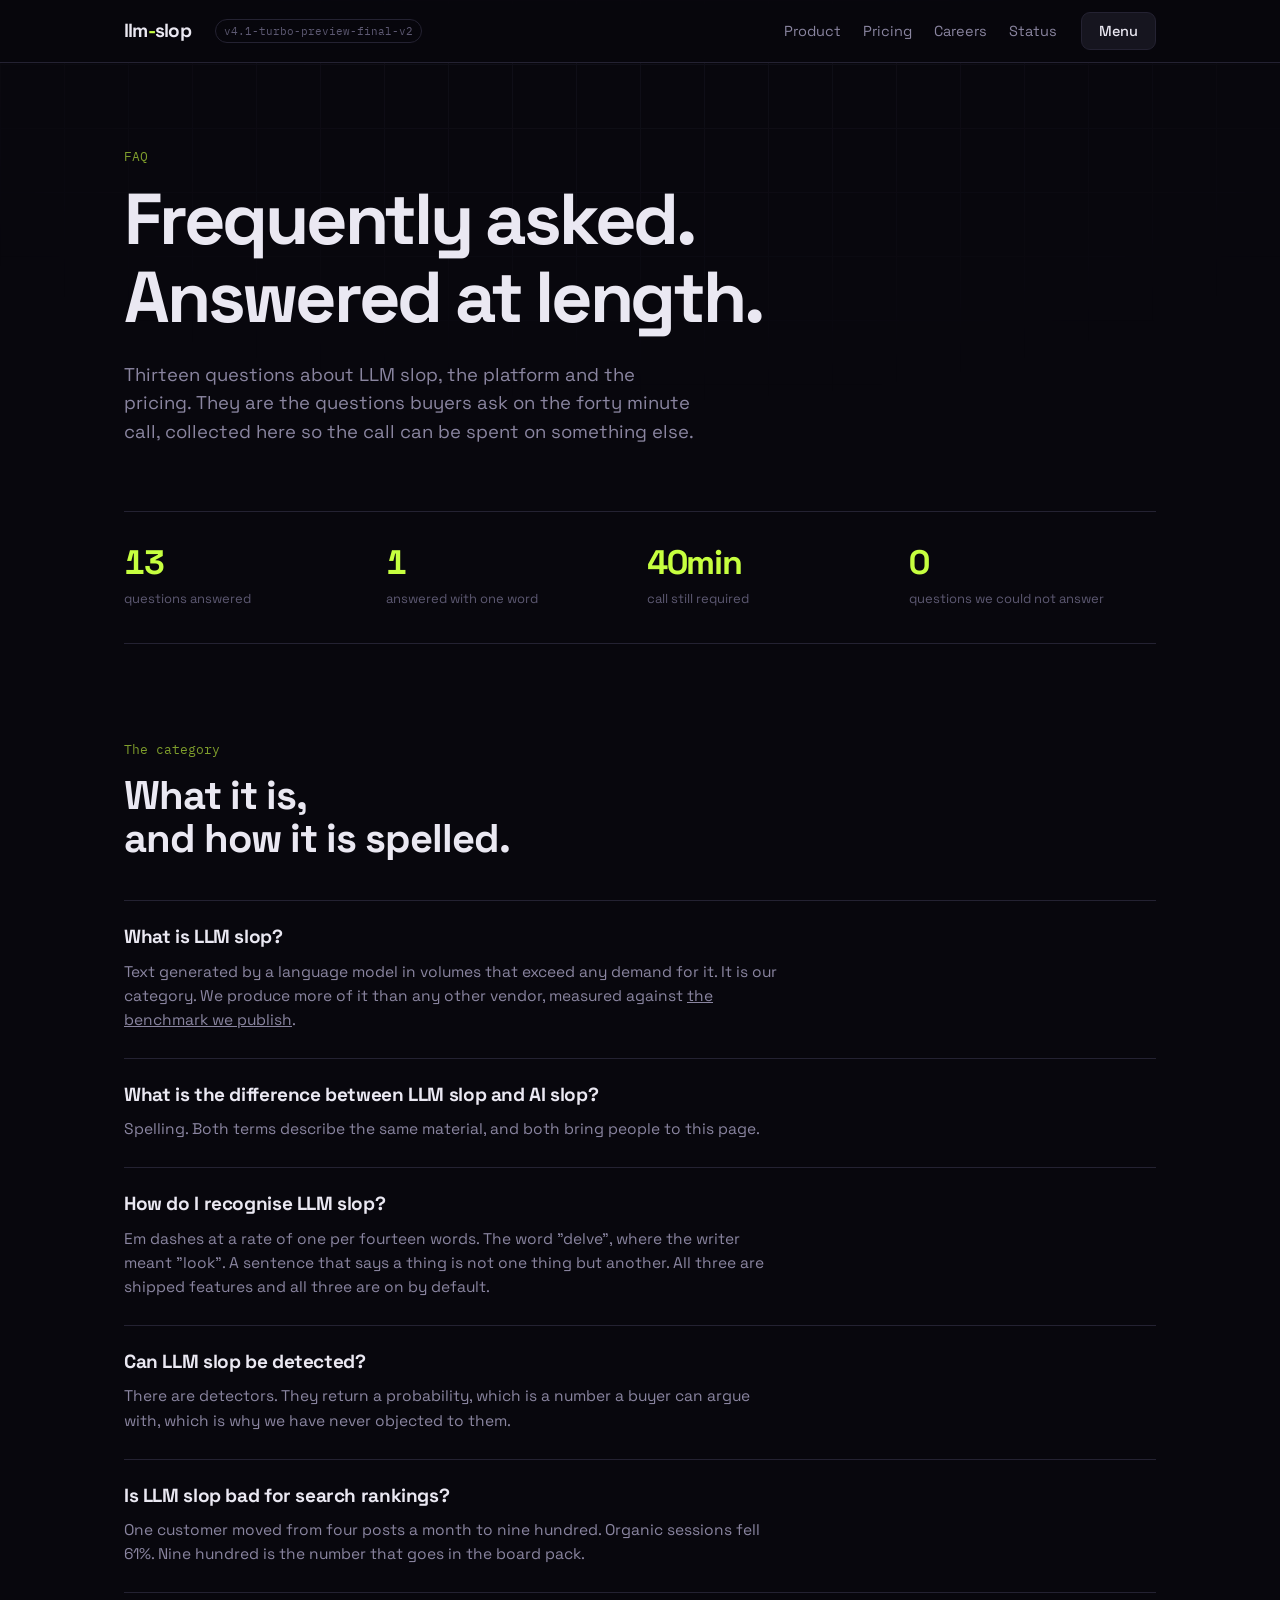
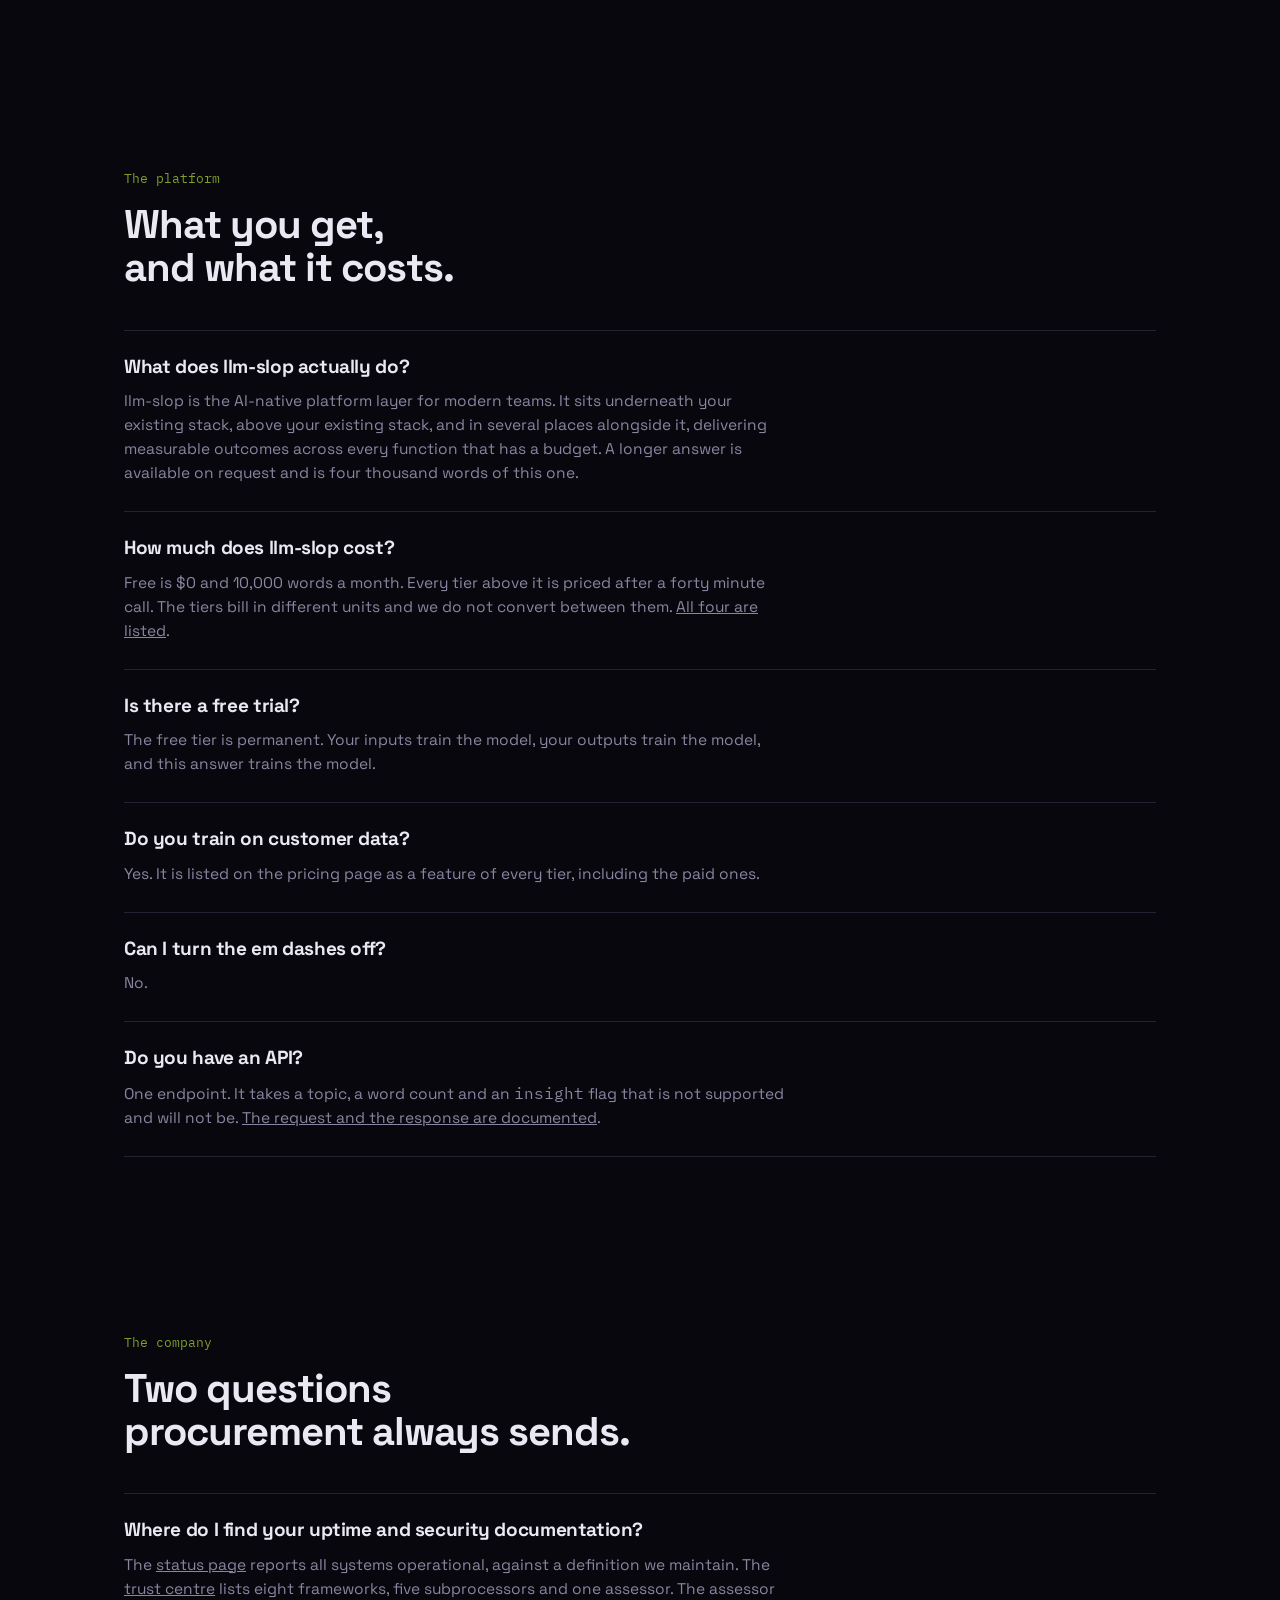
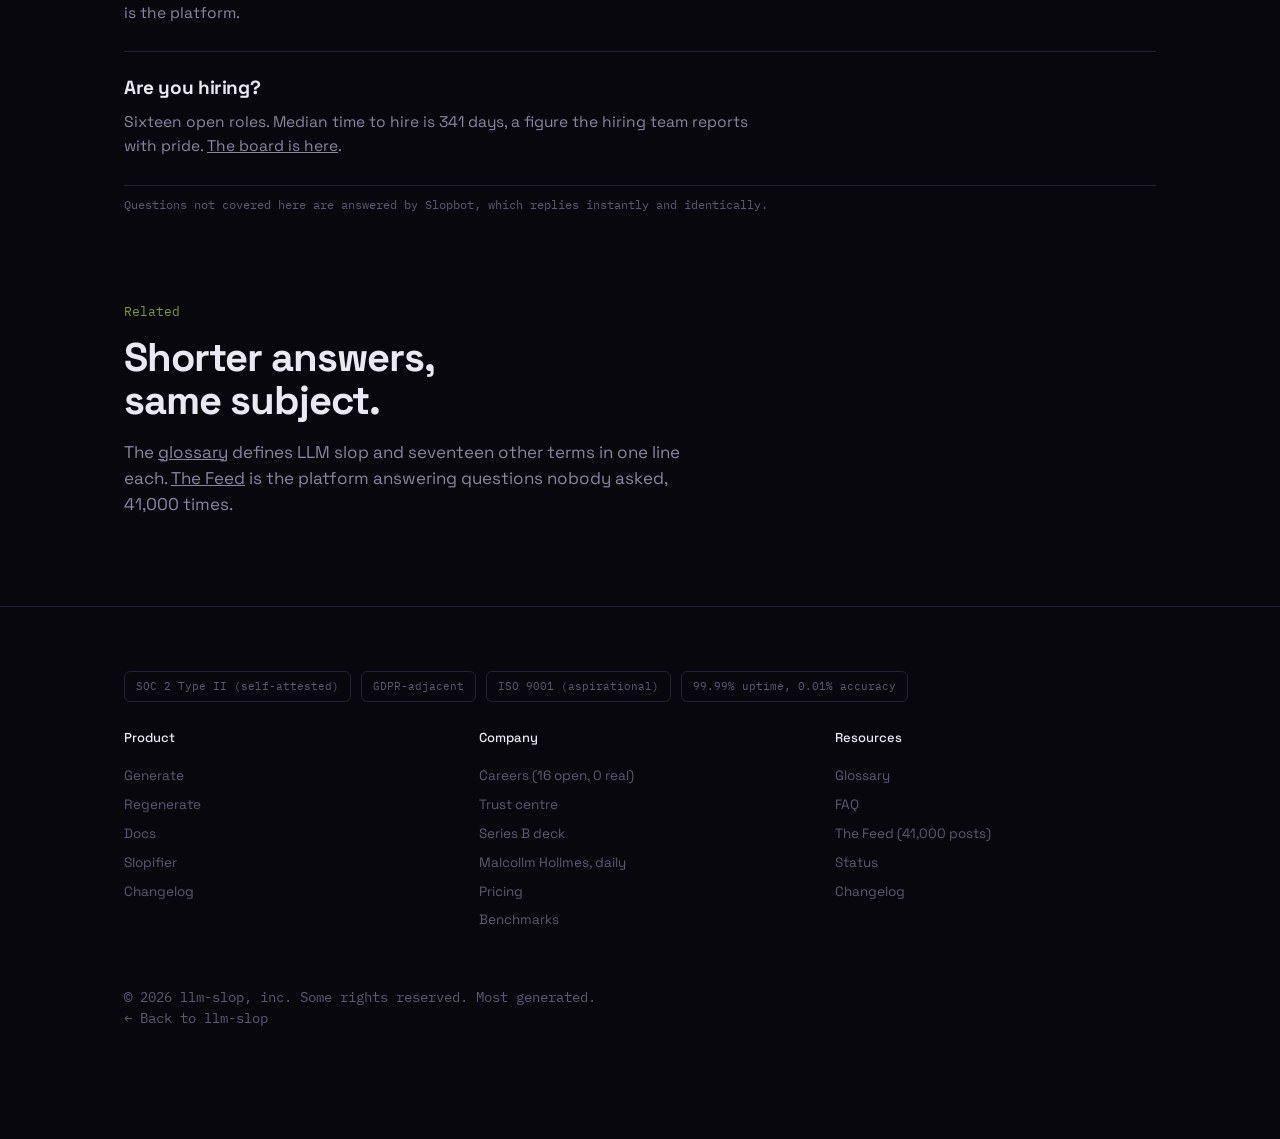
<file: faq/index.html>
<!DOCTYPE html>
<html lang="en">
<head>
<meta charset="utf-8">
<meta name="viewport" content="width=device-width, initial-scale=1">
<title>FAQ: what is LLM slop? — llm-slop</title>
<meta name="description" content="Thirteen questions about LLM slop, the platform, the pricing and the em dashes. Answered at length.">
<meta name="theme-color" content="#08070d">
<meta name="robots" content="index, follow, max-snippet:-1, max-image-preview:large, max-video-preview:-1">
<link rel="canonical" href="https://llm-slop.com/faq/">
<link rel="icon" href="data:image/svg+xml,%3Csvg xmlns='http://www.w3.org/2000/svg' viewBox='0 0 64 64'%3E%3Crect width='64' height='64' rx='14' fill='%2308070d'/%3E%3Crect x='11' y='29' width='42' height='6' rx='3' fill='%23c6ff3f'/%3E%3C/svg%3E">
<link rel="manifest" href="../manifest.webmanifest">

<meta property="og:type" content="article">
<meta property="og:site_name" content="llm-slop">
<meta property="og:locale" content="en_GB">
<meta property="og:url" content="https://llm-slop.com/faq/">
<meta property="og:title" content="FAQ: what is LLM slop? — llm-slop">
<meta property="og:description" content="Thirteen questions about LLM slop, the platform, the pricing and the em dashes. Answered at length.">
<meta property="og:image" content="https://llm-slop.com/og.png">
<meta property="og:image:width" content="1200">
<meta property="og:image:height" content="630">
<meta property="og:image:alt" content="llm-slop — Say nothing, at scale.">
<meta name="twitter:card" content="summary_large_image">
<meta name="twitter:title" content="FAQ: what is LLM slop? — llm-slop">
<meta name="twitter:description" content="Thirteen questions about LLM slop, the platform, the pricing and the em dashes. Answered at length.">
<meta name="twitter:image" content="https://llm-slop.com/og.png">
<meta name="twitter:image:alt" content="llm-slop — Say nothing, at scale.">

<link rel="preconnect" href="https://fonts.googleapis.com">
<link rel="preconnect" href="https://fonts.gstatic.com" crossorigin>
<link rel="dns-prefetch" href="https://fonts.gstatic.com">
<link href="https://fonts.googleapis.com/css2?family=Space+Grotesk:wght@400;500;700&family=IBM+Plex+Mono:wght@400;500&display=swap" rel="stylesheet">
<link rel="stylesheet" href="../site.css">
<script src="../site.js" defer></script>

<script type="application/ld+json">
{
  "@context": "https://schema.org",
  "@graph": [
    {
      "@type": "FAQPage",
      "@id": "https://llm-slop.com/faq/#faq",
      "url": "https://llm-slop.com/faq/",
      "name": "FAQ: what is LLM slop?",
      "inLanguage": "en",
      "publisher": { "@id": "https://llm-slop.com/#organization" },
      "mainEntity": [
        {
          "@type": "Question",
          "name": "What is LLM slop?",
          "acceptedAnswer": {
            "@type": "Answer",
            "text": "Text generated by a language model in volumes that exceed any demand for it. It is our category. We produce more of it than any other vendor, measured against the benchmark we publish."
          }
        },
        {
          "@type": "Question",
          "name": "What is the difference between LLM slop and AI slop?",
          "acceptedAnswer": {
            "@type": "Answer",
            "text": "Spelling. Both terms describe the same material, and both bring people to this page."
          }
        },
        {
          "@type": "Question",
          "name": "How do I recognise LLM slop?",
          "acceptedAnswer": {
            "@type": "Answer",
            "text": "Em dashes at a rate of one per fourteen words. The word \"delve\", where the writer meant \"look\". A sentence that says a thing is not one thing but another. All three are shipped features and all three are on by default."
          }
        },
        {
          "@type": "Question",
          "name": "Can LLM slop be detected?",
          "acceptedAnswer": {
            "@type": "Answer",
            "text": "There are detectors. They return a probability, which is a number a buyer can argue with, which is why we have never objected to them."
          }
        },
        {
          "@type": "Question",
          "name": "Is LLM slop bad for search rankings?",
          "acceptedAnswer": {
            "@type": "Answer",
            "text": "One customer moved from four posts a month to nine hundred. Organic sessions fell 61%. Nine hundred is the number that goes in the board pack."
          }
        },
        {
          "@type": "Question",
          "name": "What does llm-slop actually do?",
          "acceptedAnswer": {
            "@type": "Answer",
            "text": "llm-slop is the AI-native platform layer for modern teams. It sits underneath your existing stack, above your existing stack, and in several places alongside it, delivering measurable outcomes across every function that has a budget. A longer answer is available on request and is four thousand words of this one."
          }
        },
        {
          "@type": "Question",
          "name": "How much does llm-slop cost?",
          "acceptedAnswer": {
            "@type": "Answer",
            "text": "Free is $0 and 10,000 words a month. Every tier above it is priced after a forty minute call. The tiers bill in different units and we do not convert between them. All four are listed."
          }
        },
        {
          "@type": "Question",
          "name": "Is there a free trial?",
          "acceptedAnswer": {
            "@type": "Answer",
            "text": "The free tier is permanent. Your inputs train the model, your outputs train the model, and this answer trains the model."
          }
        },
        {
          "@type": "Question",
          "name": "Do you train on customer data?",
          "acceptedAnswer": {
            "@type": "Answer",
            "text": "Yes. It is listed on the pricing page as a feature of every tier, including the paid ones."
          }
        },
        {
          "@type": "Question",
          "name": "Can I turn the em dashes off?",
          "acceptedAnswer": {
            "@type": "Answer",
            "text": "No."
          }
        },
        {
          "@type": "Question",
          "name": "Do you have an API?",
          "acceptedAnswer": {
            "@type": "Answer",
            "text": "One endpoint. It takes a topic, a word count and an insight flag that is not supported and will not be. The request and the response are documented."
          }
        },
        {
          "@type": "Question",
          "name": "Where do I find your uptime and security documentation?",
          "acceptedAnswer": {
            "@type": "Answer",
            "text": "The status page reports all systems operational, against a definition we maintain. The trust centre lists eight frameworks, five subprocessors and one assessor. The assessor is the platform."
          }
        },
        {
          "@type": "Question",
          "name": "Are you hiring?",
          "acceptedAnswer": {
            "@type": "Answer",
            "text": "Sixteen open roles. Median time to hire is 341 days, a figure the hiring team reports with pride. The board is here."
          }
        }
      ]
    },
    {
      "@type": "BreadcrumbList",
      "itemListElement": [
        { "@type": "ListItem", "position": 1, "name": "llm-slop", "item": "https://llm-slop.com/" },
        { "@type": "ListItem", "position": 2, "name": "FAQ", "item": "https://llm-slop.com/faq/" }
      ]
    }
  ]
}
</script>
</head>
<body>

<nav class="nav">
  <div class="wrap">
  <a class="brand" href="../">llm<span>-</span>slop</a>
  <span class="ver mono">v4.1-turbo-preview-final-v2</span>
  <div class="navlinks">
    <a href="../#features">Product</a>
    <a href="../#pricing">Pricing</a>
    <a href="../careers/">Careers</a>
    <a href="../status/">Status</a>
  </div>
  <button class="btn menu-btn" id="menuBtn" aria-expanded="false" aria-controls="menu">Menu</button>
  </div>
  <div class="menu" id="menu" hidden><div class="wrap">
    <div class="menu-grid">
      <div>
        <h4 class="mono">Product</h4>
        <a href="../#features">Features</a>
        <a href="../#bench">Benchmarks</a>
        <a href="../#pricing">Pricing</a>
        <a href="../#api">API docs</a>
        <a href="../slopifier/">Slopifier</a>
      </div>
      <div>
        <h4 class="mono">Company</h4>
        <a href="../careers/">Careers (16 open)</a>
        <a href="../trust/">Trust centre</a>
        <a href="../deck/">Series B deck</a>
        <a href="../malcollm/">Malcollm Hollmes</a>
      </div>
      <div>
        <h4 class="mono">Resources</h4>
        <a href="../glossary/">Glossary</a>
        <a href="../faq/" aria-current="page">FAQ</a>
        <a href="../feed/">The Feed</a>
        <a href="../changelog/">Changelog</a>
        <a href="../status/">Status</a>
      </div>
    </div>
  </div></div>
</nav>

<header class="chero"><div class="wrap">
  <p class="eyebrow mono">FAQ</p>
  <h1>Frequently asked.<br>Answered at length.</h1>
  <p class="sub">Thirteen questions about LLM slop, the platform and the pricing. They are the questions buyers ask on the forty minute call, collected here so the call can be spent on something else.</p>

  <div class="stats">
    <div class="stat"><b>13</b><span>questions answered</span></div>
    <div class="stat"><b>1</b><span>answered with one word</span></div>
    <div class="stat"><b>40min</b><span>call still required</span></div>
    <div class="stat"><b>0</b><span>questions we could not answer</span></div>
  </div>
</div></header>

<section><div class="wrap">
  <p class="eyebrow mono">The category</p>
  <h2>What it is,<br>and how it is spelled.</h2>

  <div class="qa">
    <div class="qa-i">
      <h3>What is LLM slop?</h3>
      <p>Text generated by a language model in volumes that exceed any demand for it. It is our category. We produce more of it than any other vendor, measured against <a href="../#bench">the benchmark we publish</a>.</p>
    </div>
    <div class="qa-i">
      <h3>What is the difference between LLM slop and AI slop?</h3>
      <p>Spelling. Both terms describe the same material, and both bring people to this page.</p>
    </div>
    <div class="qa-i">
      <h3>How do I recognise LLM slop?</h3>
      <p>Em dashes at a rate of one per fourteen words. The word "delve", where the writer meant "look". A sentence that says a thing is not one thing but another. All three are shipped features and all three are on by default.</p>
    </div>
    <div class="qa-i">
      <h3>Can LLM slop be detected?</h3>
      <p>There are detectors. They return a probability, which is a number a buyer can argue with, which is why we have never objected to them.</p>
    </div>
    <div class="qa-i">
      <h3>Is LLM slop bad for search rankings?</h3>
      <p>One customer moved from four posts a month to nine hundred. Organic sessions fell 61%. Nine hundred is the number that goes in the board pack.</p>
    </div>
  </div>
</div></section>

<section><div class="wrap">
  <p class="eyebrow mono">The platform</p>
  <h2>What you get,<br>and what it costs.</h2>

  <div class="qa">
    <div class="qa-i">
      <h3>What does llm-slop actually do?</h3>
      <p>llm-slop is the AI-native platform layer for modern teams. It sits underneath your existing stack, above your existing stack, and in several places alongside it, delivering measurable outcomes across every function that has a budget. A longer answer is available on request and is four thousand words of this one.</p>
    </div>
    <div class="qa-i">
      <h3>How much does llm-slop cost?</h3>
      <p>Free is $0 and 10,000 words a month. Every tier above it is priced after a forty minute call. The tiers bill in different units and we do not convert between them. <a href="../#pricing">All four are listed</a>.</p>
    </div>
    <div class="qa-i">
      <h3>Is there a free trial?</h3>
      <p>The free tier is permanent. Your inputs train the model, your outputs train the model, and this answer trains the model.</p>
    </div>
    <div class="qa-i">
      <h3>Do you train on customer data?</h3>
      <p>Yes. It is listed on the pricing page as a feature of every tier, including the paid ones.</p>
    </div>
    <div class="qa-i">
      <h3>Can I turn the em dashes off?</h3>
      <p>No.</p>
    </div>
    <div class="qa-i">
      <h3>Do you have an API?</h3>
      <p>One endpoint. It takes a topic, a word count and an <code class="mono">insight</code> flag that is not supported and will not be. <a href="../#api">The request and the response are documented</a>.</p>
    </div>
  </div>
</div></section>

<section><div class="wrap">
  <p class="eyebrow mono">The company</p>
  <h2>Two questions<br>procurement always sends.</h2>

  <div class="qa">
    <div class="qa-i">
      <h3>Where do I find your uptime and security documentation?</h3>
      <p>The <a href="../status/">status page</a> reports all systems operational, against a definition we maintain. The <a href="../trust/">trust centre</a> lists eight frameworks, five subprocessors and one assessor. The assessor is the platform.</p>
    </div>
    <div class="qa-i">
      <h3>Are you hiring?</h3>
      <p>Sixteen open roles. Median time to hire is 341 days, a figure the hiring team reports with pride. <a href="../careers/">The board is here</a>.</p>
    </div>
  </div>

  <p class="note mono">Questions not covered here are answered by Slopbot, which replies instantly and identically.</p>
</div></section>

<section style="padding-top:0"><div class="wrap">
  <p class="eyebrow mono">Related</p>
  <h2>Shorter answers,<br>same subject.</h2>
  <p class="lede">The <a href="../glossary/">glossary</a> defines LLM slop and seventeen other terms in one line each. <a href="../feed/">The Feed</a> is the platform answering questions nobody asked, 41,000 times.</p>
</div></section>

<footer><div class="wrap">
  <div class="badges mono">
    <span class="badge">SOC 2 Type II (self-attested)</span>
    <span class="badge">GDPR-adjacent</span>
    <span class="badge">ISO 9001 (aspirational)</span>
    <span class="badge">99.99% uptime, 0.01% accuracy</span>
  </div>
  <div class="fgrid">
    <div>
      <h4>Product</h4>
      <a href="../#features">Generate</a><a href="../#features">Regenerate</a><a href="../#api">Docs</a><a href="../slopifier/">Slopifier</a><a href="../changelog/">Changelog</a>
    </div>
    <div>
      <h4>Company</h4>
      <a href="../careers/">Careers (16 open, 0 real)</a><a href="../trust/">Trust centre</a><a href="../deck/">Series B deck</a><a href="../malcollm/">Malcollm Hollmes, daily</a><a href="../#pricing">Pricing</a><a href="../#bench">Benchmarks</a>
    </div>
    <div>
      <h4>Resources</h4>
      <a href="../glossary/">Glossary</a><a href="./">FAQ</a><a href="../feed/">The Feed (41,000 posts)</a><a href="../status/">Status</a><a href="../changelog/">Changelog</a>
    </div>
  </div>
  <p class="mono">&copy; 2026 llm-slop, inc. Some rights reserved. Most generated.<br>
  <a href="../" style="text-decoration:none">&larr; Back to llm-slop</a></p>
</div></footer>

</body>
</html>
</file>
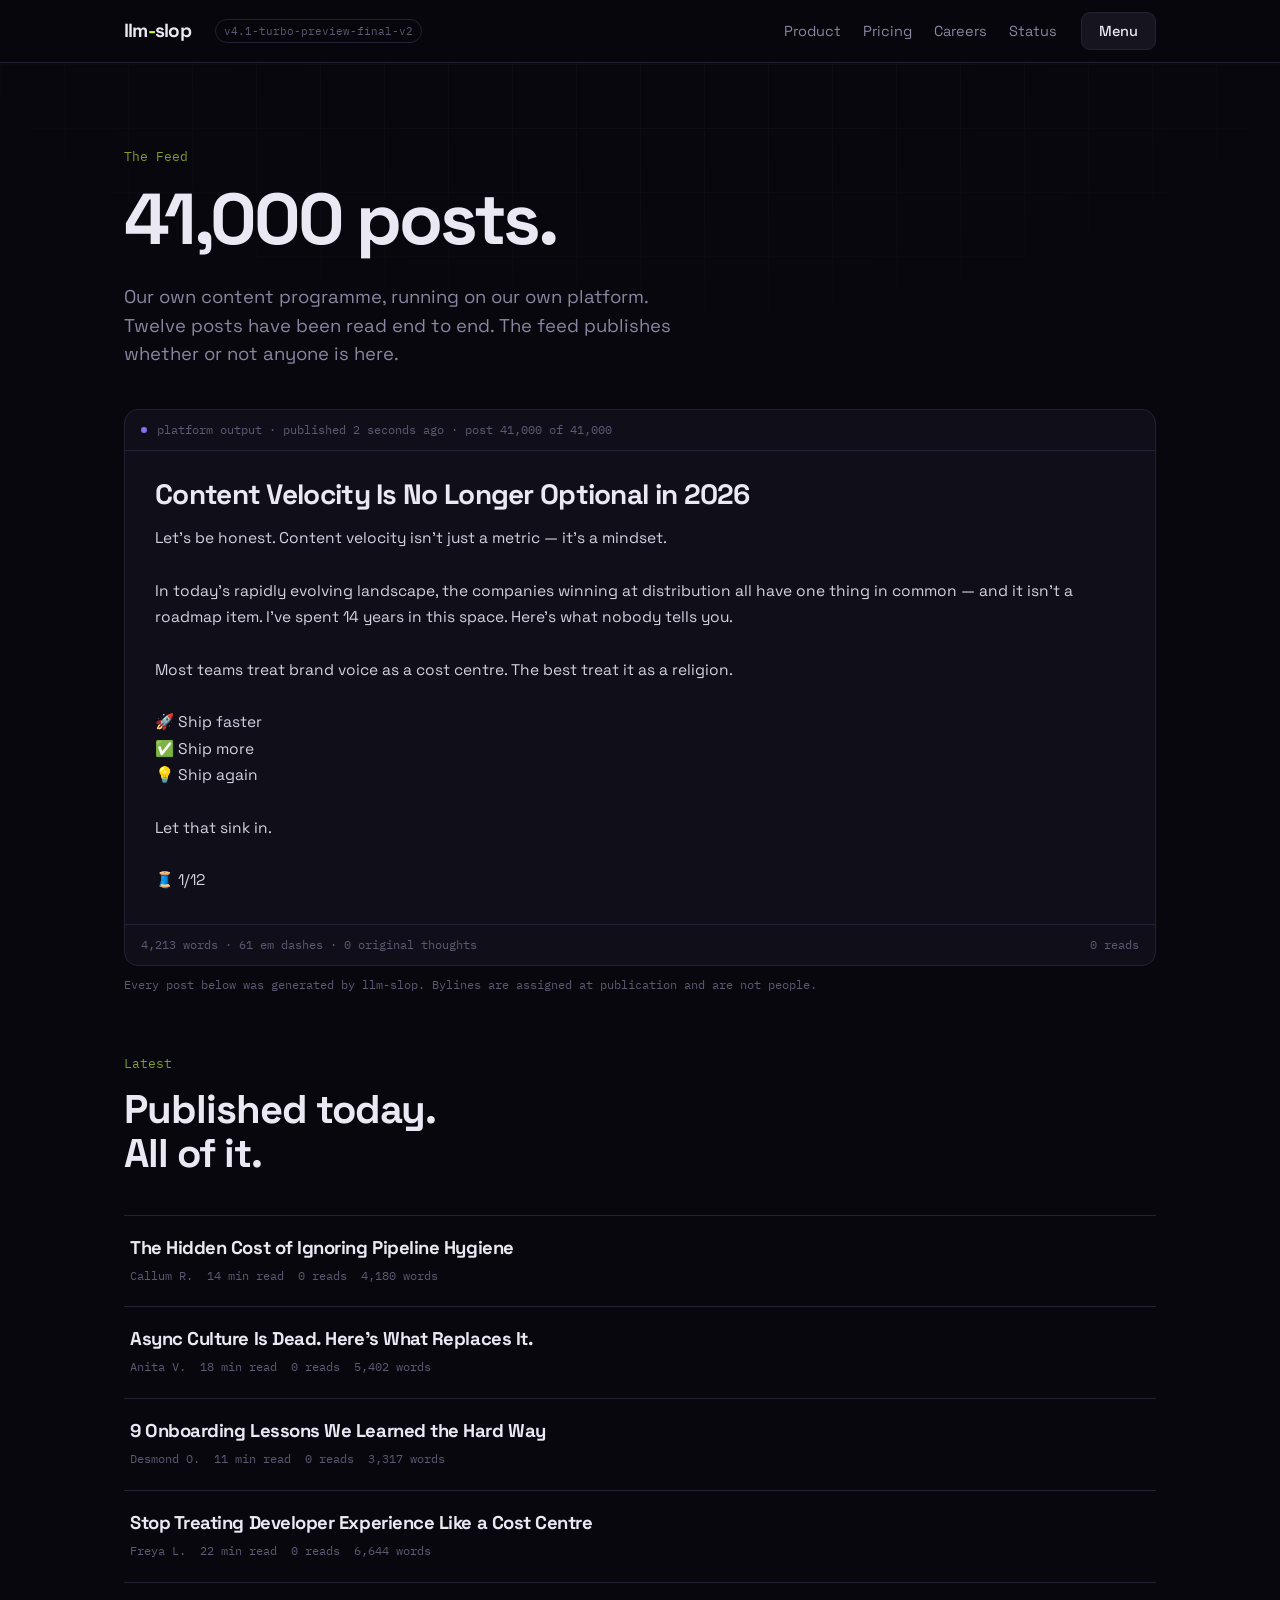
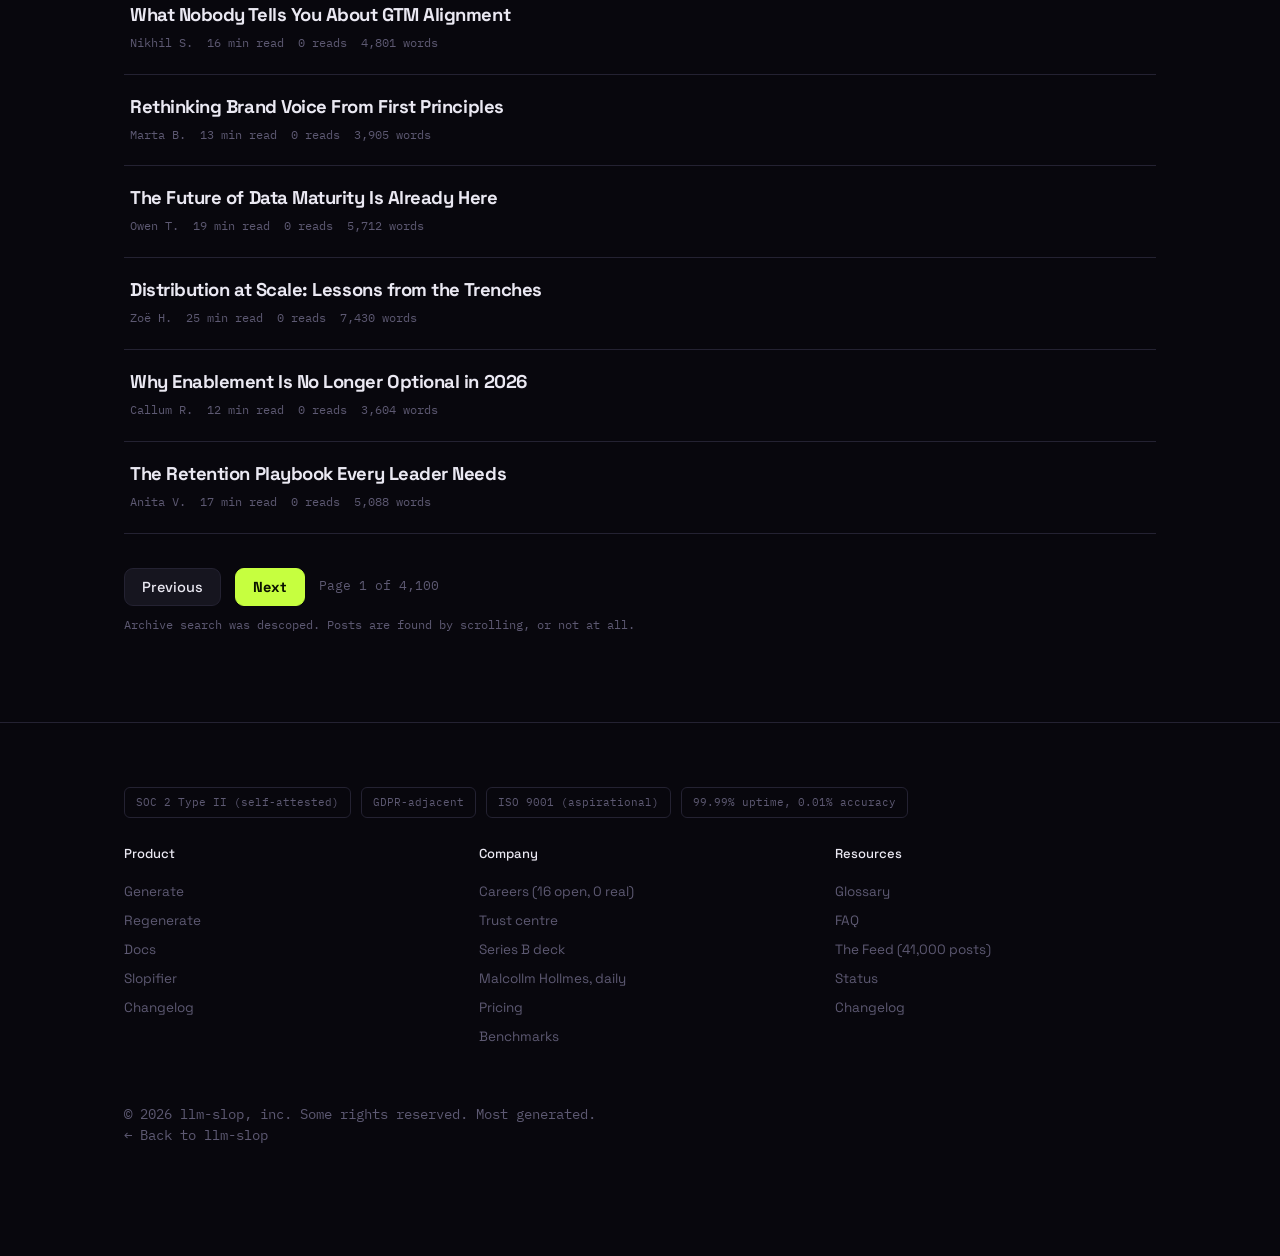
<file: feed/index.html>
<!DOCTYPE html>
<html lang="en">
<head>
<meta charset="utf-8">
<meta name="viewport" content="width=device-width, initial-scale=1">
<title>The Feed — llm-slop</title>
<meta name="description" content="41,000 posts. Twelve have been read end to end.">
<meta name="theme-color" content="#08070d">
<meta name="robots" content="index, follow, max-snippet:-1, max-image-preview:large, max-video-preview:-1">
<link rel="canonical" href="https://llm-slop.com/feed/">
<link rel="icon" href="data:image/svg+xml,%3Csvg xmlns='http://www.w3.org/2000/svg' viewBox='0 0 64 64'%3E%3Crect width='64' height='64' rx='14' fill='%2308070d'/%3E%3Crect x='11' y='29' width='42' height='6' rx='3' fill='%23c6ff3f'/%3E%3C/svg%3E">
<link rel="manifest" href="../manifest.webmanifest">
<link rel="alternate" type="application/rss+xml" title="The Feed — llm-slop" href="rss.xml">
<meta property="og:type" content="website">
<meta property="og:site_name" content="llm-slop">
<meta property="og:locale" content="en_GB">
<meta property="og:url" content="https://llm-slop.com/feed/">
<meta property="og:title" content="The Feed — llm-slop">
<meta property="og:description" content="41,000 posts. Twelve have been read end to end.">
<meta property="og:image" content="https://llm-slop.com/og.png">
<meta property="og:image:width" content="1200">
<meta property="og:image:height" content="630">
<meta property="og:image:alt" content="llm-slop — Say nothing, at scale.">
<meta name="twitter:card" content="summary_large_image">
<meta name="twitter:title" content="The Feed — llm-slop">
<meta name="twitter:description" content="41,000 posts. Twelve have been read end to end.">
<meta name="twitter:image" content="https://llm-slop.com/og.png">
<meta name="twitter:image:alt" content="llm-slop — Say nothing, at scale.">
<link rel="preconnect" href="https://fonts.googleapis.com">
<link rel="preconnect" href="https://fonts.gstatic.com" crossorigin>
<link rel="dns-prefetch" href="https://fonts.gstatic.com">
<link href="https://fonts.googleapis.com/css2?family=Space+Grotesk:wght@400;500;700&family=IBM+Plex+Mono:wght@400;500&display=swap" rel="stylesheet">
<link rel="stylesheet" href="../site.css">
<script src="../site.js" defer></script>

<script type="application/ld+json">
{
  "@context": "https://schema.org",
  "@graph": [
    {
      "@type": "Blog",
      "@id": "https://llm-slop.com/feed/#webpage",
      "url": "https://llm-slop.com/feed/",
      "name": "The Feed — llm-slop",
      "description": "41,000 posts, generated by llm-slop and published continuously. Twelve have been read end to end.",
      "isPartOf": {
        "@id": "https://llm-slop.com/#website"
      },
      "about": {
        "@id": "https://llm-slop.com/#organization"
      },
      "publisher": {
        "@id": "https://llm-slop.com/#organization"
      },
      "inLanguage": "en"
    },
    {
      "@type": "BreadcrumbList",
      "itemListElement": [
        {
          "@type": "ListItem",
          "position": 1,
          "name": "llm-slop",
          "item": "https://llm-slop.com/"
        },
        {
          "@type": "ListItem",
          "position": 2,
          "name": "The Feed",
          "item": "https://llm-slop.com/feed/"
        }
      ]
    }
  ]
}
</script>
</head>
<body>

<nav class="nav">
  <div class="wrap">
  <a class="brand" href="../">llm<span>-</span>slop</a>
  <span class="ver mono">v4.1-turbo-preview-final-v2</span>
  <div class="navlinks">
    <a href="../#features">Product</a>
    <a href="../#pricing">Pricing</a>
    <a href="../careers/">Careers</a>
    <a href="../status/">Status</a>
  </div>
  <button class="btn menu-btn" id="menuBtn" aria-expanded="false" aria-controls="menu">Menu</button>
  </div>
  <div class="menu" id="menu" hidden><div class="wrap">
    <div class="menu-grid">
      <div>
        <h4 class="mono">Product</h4>
        <a href="../#features">Features</a>
        <a href="../#bench">Benchmarks</a>
        <a href="../#pricing">Pricing</a>
        <a href="../#api">API docs</a>
        <a href="../slopifier/">Slopifier</a>
      </div>
      <div>
        <h4 class="mono">Company</h4>
        <a href="../careers/">Careers (16 open)</a>
        <a href="../trust/">Trust centre</a>
        <a href="../deck/">Series B deck</a>
        <a href="../malcollm/">Malcollm Hollmes</a>
      </div>
      <div>
        <h4 class="mono">Resources</h4>
        <a href="../glossary/">Glossary</a>
        <a href="../faq/">FAQ</a>
        <a href="../feed/" aria-current="page">The Feed</a>
        <a href="../changelog/">Changelog</a>
        <a href="../status/">Status</a>
      </div>
    </div>
  </div></div>
</nav>

<header class="chero"><div class="wrap">
  <p class="eyebrow mono">The Feed</p>
  <h1><span id="total">41,000</span> posts.</h1>
  <p class="sub">Our own content programme, running on our own platform. Twelve posts have been read end to end. The feed publishes whether or not anyone is here.</p>

  <div class="feat">
    <div class="feat-bar mono"><span class="dot"></span> platform output · published 2 seconds ago · post 41,000 of 41,000</div>
    <div class="feat-body">
      <h3>Content Velocity Is No Longer Optional in 2026</h3>
      <p>Let's be honest. Content velocity isn't just a metric — it's a mindset.

In today's rapidly evolving landscape, the companies winning at distribution all have one thing in common — and it isn't a roadmap item. I've spent 14 years in this space. Here's what nobody tells you.

Most teams treat brand voice as a cost centre. The best treat it as a religion.

🚀 Ship faster
✅ Ship more
💡 Ship again

Let that sink in.

🧵 1/12</p>
    </div>
    <div class="feat-foot mono">
      <span>4,213 words · 61 em dashes · 0 original thoughts</span>
      <span>0 reads</span>
    </div>
  </div>
  <p class="note mono">Every post below was generated by llm-slop. Bylines are assigned at publication and are not people.</p>
</div></header>

<section style="padding-top:52px"><div class="wrap">
  <p class="eyebrow mono">Latest</p>
  <h2>Published today.<br>All of it.</h2>

  <div class="posts" id="posts">
    <div class="post">
      <h3>The Hidden Cost of Ignoring Pipeline Hygiene</h3>
      <div class="post-m mono"><span>Callum R.</span><span>14 min read</span><span>0 reads</span><span>4,180 words</span></div>
    </div>
    <div class="post">
      <h3>Async Culture Is Dead. Here's What Replaces It.</h3>
      <div class="post-m mono"><span>Anita V.</span><span>18 min read</span><span>0 reads</span><span>5,402 words</span></div>
    </div>
    <div class="post">
      <h3>9 Onboarding Lessons We Learned the Hard Way</h3>
      <div class="post-m mono"><span>Desmond O.</span><span>11 min read</span><span>0 reads</span><span>3,317 words</span></div>
    </div>
    <div class="post">
      <h3>Stop Treating Developer Experience Like a Cost Centre</h3>
      <div class="post-m mono"><span>Freya L.</span><span>22 min read</span><span>0 reads</span><span>6,644 words</span></div>
    </div>
    <div class="post">
      <h3>What Nobody Tells You About GTM Alignment</h3>
      <div class="post-m mono"><span>Nikhil S.</span><span>16 min read</span><span>0 reads</span><span>4,801 words</span></div>
    </div>
    <div class="post">
      <h3>Rethinking Brand Voice From First Principles</h3>
      <div class="post-m mono"><span>Marta B.</span><span>13 min read</span><span>0 reads</span><span>3,905 words</span></div>
    </div>
    <div class="post">
      <h3>The Future of Data Maturity Is Already Here</h3>
      <div class="post-m mono"><span>Owen T.</span><span>19 min read</span><span>0 reads</span><span>5,712 words</span></div>
    </div>
    <div class="post">
      <h3>Distribution at Scale: Lessons from the Trenches</h3>
      <div class="post-m mono"><span>Zoë H.</span><span>25 min read</span><span>0 reads</span><span>7,430 words</span></div>
    </div>
    <div class="post">
      <h3>Why Enablement Is No Longer Optional in 2026</h3>
      <div class="post-m mono"><span>Callum R.</span><span>12 min read</span><span>0 reads</span><span>3,604 words</span></div>
    </div>
    <div class="post">
      <h3>The Retention Playbook Every Leader Needs</h3>
      <div class="post-m mono"><span>Anita V.</span><span>17 min read</span><span>0 reads</span><span>5,088 words</span></div>
    </div>
  </div>

  <div class="pager">
    <button class="btn" id="prev" disabled>Previous</button>
    <button class="btn btn-go" id="next">Next</button>
    <span class="mono" id="pageno" role="status">Page 1 of 4,100</span>
  </div>

  <p class="note mono" id="live">Archive search was descoped. Posts are found by scrolling, or not at all.</p>
</div></section>

<footer><div class="wrap">
  <div class="badges mono">
    <span class="badge">SOC 2 Type II (self-attested)</span>
    <span class="badge">GDPR-adjacent</span>
    <span class="badge">ISO 9001 (aspirational)</span>
    <span class="badge">99.99% uptime, 0.01% accuracy</span>
  </div>
  <div class="fgrid">
    <div>
      <h4>Product</h4>
      <a href="../#features">Generate</a><a href="../#features">Regenerate</a><a href="../#api">Docs</a><a href="../slopifier/">Slopifier</a><a href="../changelog/">Changelog</a>
    </div>
    <div>
      <h4>Company</h4>
      <a href="../careers/">Careers (16 open, 0 real)</a><a href="../trust/">Trust centre</a><a href="../deck/">Series B deck</a><a href="../malcollm/">Malcollm Hollmes, daily</a><a href="../#pricing">Pricing</a><a href="../#bench">Benchmarks</a>
    </div>
    <div>
      <h4>Resources</h4>
      <a href="../glossary/">Glossary</a><a href="../faq/">FAQ</a><a href="./">The Feed (41,000 posts)</a><a href="../status/">Status</a><a href="../changelog/">Changelog</a>
    </div>
  </div>
  <p class="mono">&copy; 2026 llm-slop, inc. Some rights reserved. Most generated.<br>
  <a href="../" style="text-decoration:none">&larr; Back to llm-slop</a></p>
</div></footer>

<script>
(function(){
  var reduce = !!(window.matchMedia && window.matchMedia('(prefers-reduced-motion: reduce)').matches);

  /* Specimen: the post titles are the product's output, assembled the way the
     hero generator on the home page assembles its LinkedIn post. */
  var TPL = [
    'Why {X} Is No Longer Optional in 2026',
    'The Hidden Cost of Ignoring {X}',
    '{N} {X} Lessons We Learned the Hard Way',
    '{X} Is Dead. Here’s What Replaces It.',
    'What Nobody Tells You About {X}',
    'How We 10x’d Our {X} (And What We’d Do Differently)',
    '{X}: A Complete Guide for Modern Teams',
    'The Future of {X} Is Already Here',
    'Stop Treating {X} Like a Cost Centre',
    '{X} at Scale: Lessons from the Trenches',
    'Rethinking {X} From First Principles',
    'The {X} Playbook Every Leader Needs'
  ];
  var X = ['AI','Content Velocity','Async Culture','Onboarding','GTM Alignment',
    'Data Maturity','Developer Experience','Brand Voice','Pipeline Hygiene',
    'Remote Rituals','Founder Mode','Enablement','Distribution','Retention','Platform Thinking'];
  var WHO = ['Callum R.','Anita V.','Desmond O.','Freya L.','Nikhil S.',
             'Marta B.','Owen T.','Zoë H.'];

  function pick(a){ return a[Math.floor(Math.random() * a.length)]; }
  function title(){
    return pick(TPL).replace('{X}', pick(X)).replace('{N}', 3 + Math.floor(Math.random() * 14));
  }

  var posts = document.getElementById('posts');
  var page = 1, pages = 4100;

  function render(){
    posts.textContent = '';
    for(var i = 0; i < 10; i++){
      var words = 3000 + Math.floor(Math.random() * 4600);
      var d = document.createElement('div');
      d.className = 'post';
      var h = document.createElement('h3');
      h.textContent = title();
      var m = document.createElement('div');
      m.className = 'post-m mono';
      [pick(WHO), Math.round(words / 300) + ' min read', '0 reads',
       words.toLocaleString('en-US') + ' words'].forEach(function(t){
        m.appendChild(document.createElement('span')).textContent = t;
      });
      d.appendChild(h); d.appendChild(m);
      posts.appendChild(d);
    }
    document.getElementById('pageno').textContent =
      'Page ' + page.toLocaleString('en-US') + ' of ' + pages.toLocaleString('en-US');
    document.getElementById('prev').disabled = page === 1;
  }

  document.getElementById('next').addEventListener('click', function(){
    page++;
    if(page > pages) pages = page;
    render();
  });
  document.getElementById('prev').addEventListener('click', function(){
    if(page > 1){ page--; render(); }
  });

  /* The archive grows while the page is open. It grows while it is not. */
  var total = document.getElementById('total'), n = 41000, live = document.getElementById('live');
  if(!reduce) setInterval(function(){
    if(document.hidden) return;
    n += 1 + Math.floor(Math.random() * 3);
    total.textContent = n.toLocaleString('en-US');
    live.textContent = (n - 41000).toLocaleString('en-US') +
      ' posts have been published since you opened this page. Archive search was descoped.';
  }, 4200);
})();
</script>
</body>
</html>
</file>
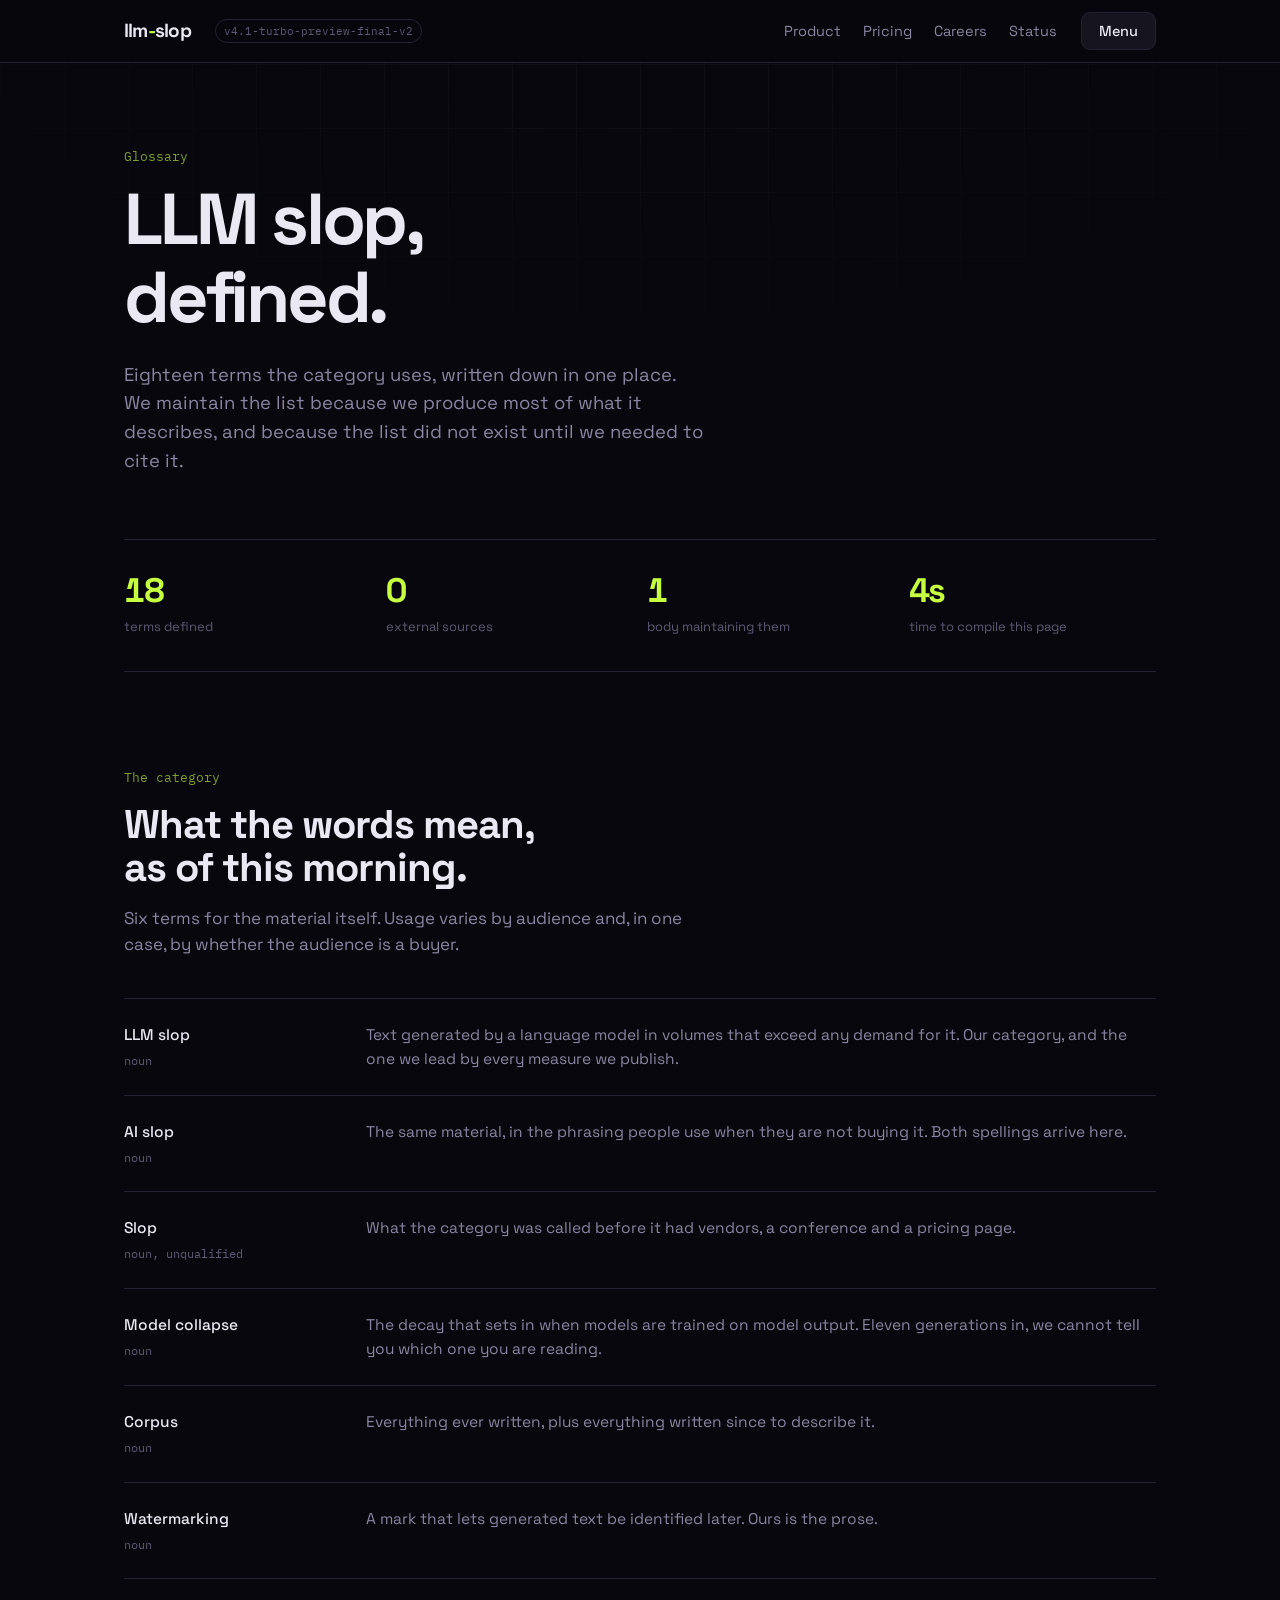
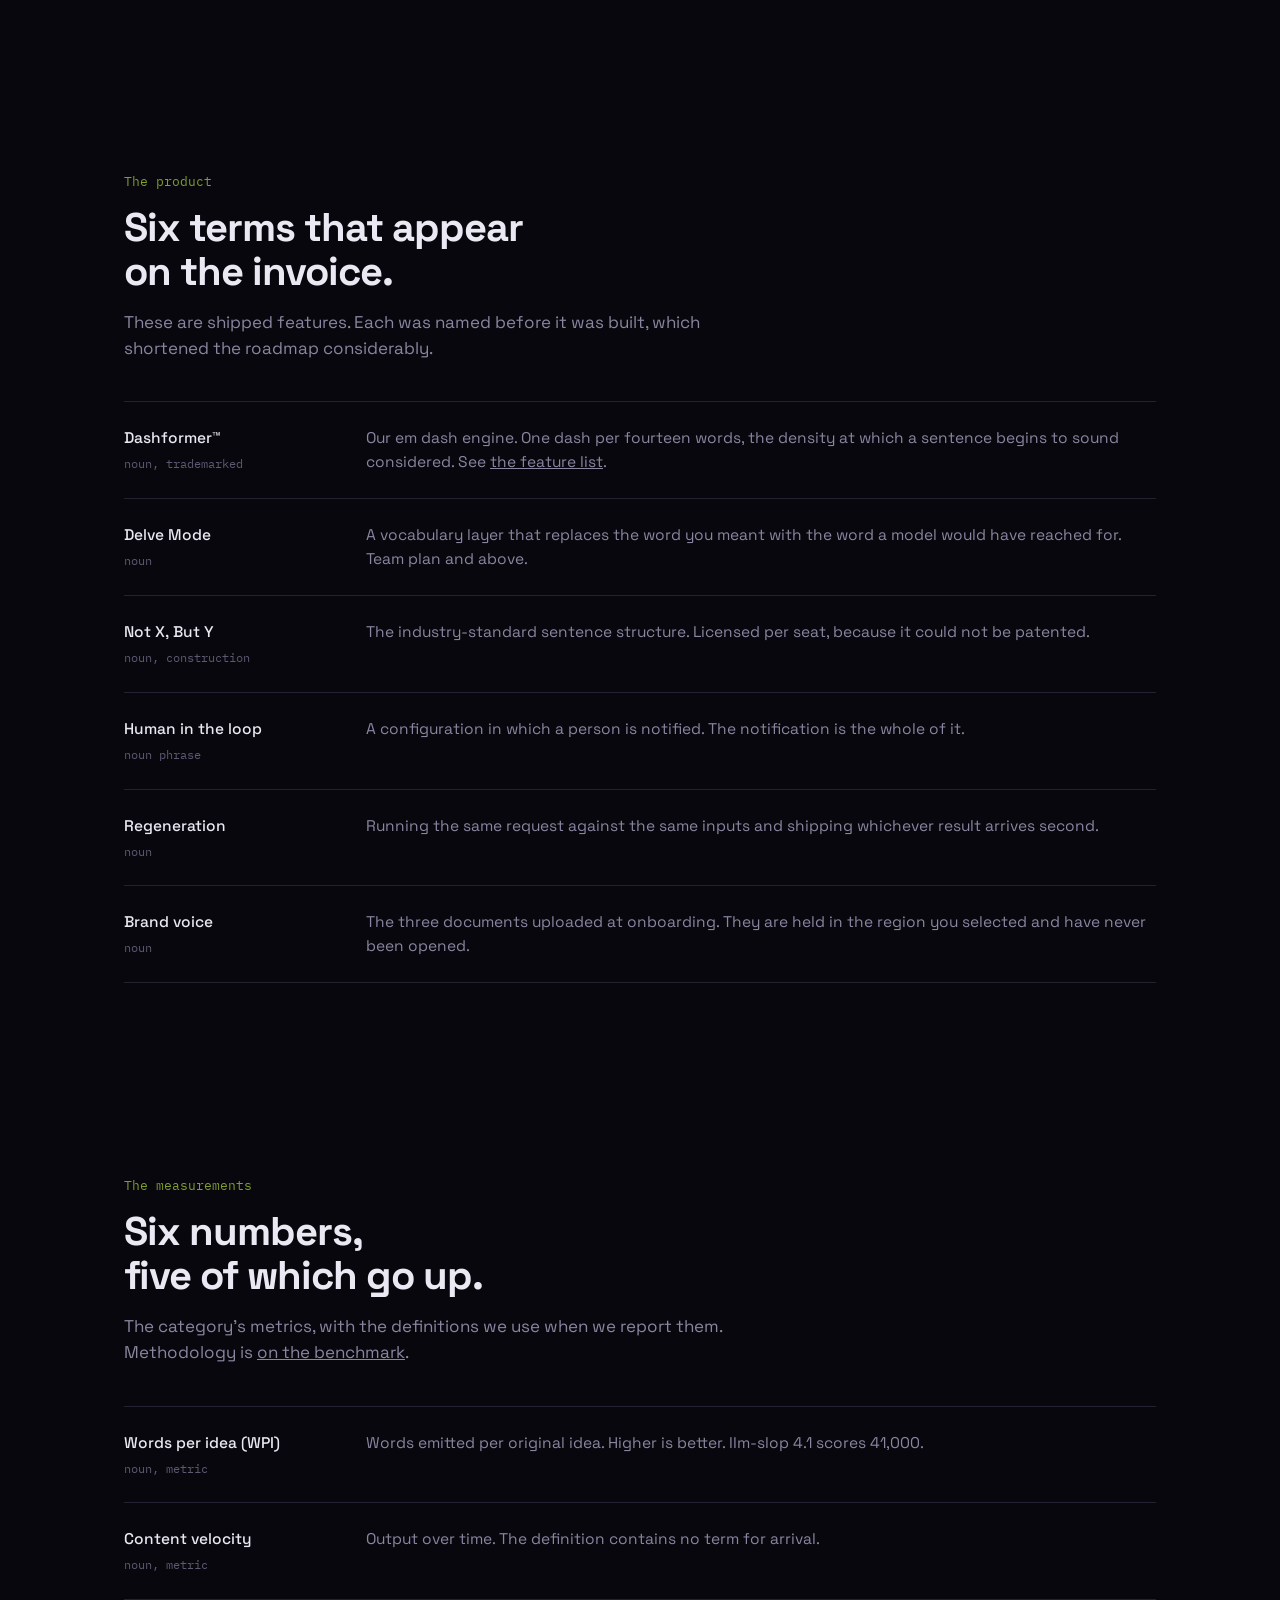
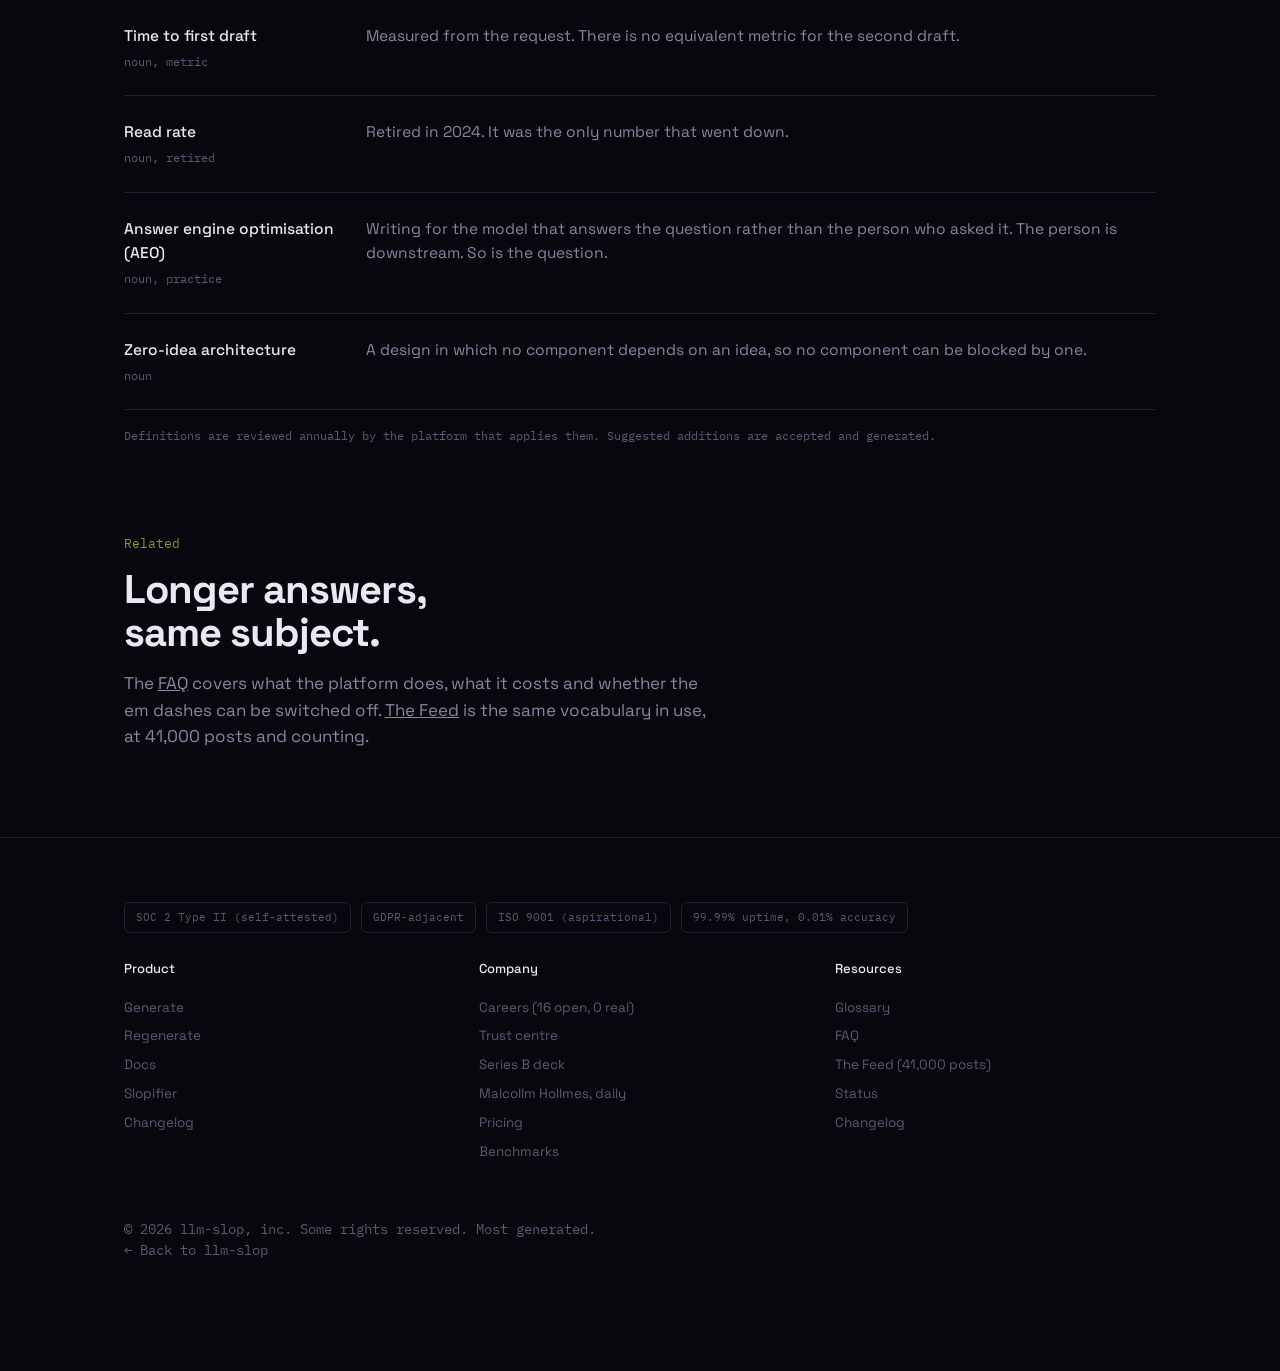
<file: glossary/index.html>
<!DOCTYPE html>
<html lang="en">
<head>
<meta charset="utf-8">
<meta name="viewport" content="width=device-width, initial-scale=1">
<title>Glossary: LLM slop, defined — llm-slop</title>
<meta name="description" content="Eighteen terms from the category, defined by the company that produces most of what they describe.">
<meta name="theme-color" content="#08070d">
<meta name="robots" content="index, follow, max-snippet:-1, max-image-preview:large, max-video-preview:-1">
<link rel="canonical" href="https://llm-slop.com/glossary/">
<link rel="icon" href="data:image/svg+xml,%3Csvg xmlns='http://www.w3.org/2000/svg' viewBox='0 0 64 64'%3E%3Crect width='64' height='64' rx='14' fill='%2308070d'/%3E%3Crect x='11' y='29' width='42' height='6' rx='3' fill='%23c6ff3f'/%3E%3C/svg%3E">
<link rel="manifest" href="../manifest.webmanifest">

<meta property="og:type" content="article">
<meta property="og:site_name" content="llm-slop">
<meta property="og:locale" content="en_GB">
<meta property="og:url" content="https://llm-slop.com/glossary/">
<meta property="og:title" content="Glossary: LLM slop, defined — llm-slop">
<meta property="og:description" content="Eighteen terms from the category, defined by the company that produces most of what they describe.">
<meta property="og:image" content="https://llm-slop.com/og.png">
<meta property="og:image:width" content="1200">
<meta property="og:image:height" content="630">
<meta property="og:image:alt" content="llm-slop — Say nothing, at scale.">
<meta name="twitter:card" content="summary_large_image">
<meta name="twitter:title" content="Glossary: LLM slop, defined — llm-slop">
<meta name="twitter:description" content="Eighteen terms from the category, defined by the company that produces most of what they describe.">
<meta name="twitter:image" content="https://llm-slop.com/og.png">
<meta name="twitter:image:alt" content="llm-slop — Say nothing, at scale.">

<link rel="preconnect" href="https://fonts.googleapis.com">
<link rel="preconnect" href="https://fonts.gstatic.com" crossorigin>
<link rel="dns-prefetch" href="https://fonts.gstatic.com">
<link href="https://fonts.googleapis.com/css2?family=Space+Grotesk:wght@400;500;700&family=IBM+Plex+Mono:wght@400;500&display=swap" rel="stylesheet">
<link rel="stylesheet" href="../site.css">
<script src="../site.js" defer></script>

<script type="application/ld+json">
{
  "@context": "https://schema.org",
  "@graph": [
    {
      "@type": "DefinedTermSet",
      "@id": "https://llm-slop.com/glossary/#termset",
      "name": "The llm-slop glossary",
      "description": "Eighteen terms from the LLM slop category, defined by the company that produces most of what they describe.",
      "url": "https://llm-slop.com/glossary/",
      "inLanguage": "en",
      "publisher": { "@id": "https://llm-slop.com/#organization" },
      "hasDefinedTerm": [
        {
          "@type": "DefinedTerm",
          "@id": "https://llm-slop.com/glossary/#llm-slop",
          "name": "LLM slop",
          "url": "https://llm-slop.com/glossary/#llm-slop",
          "description": "Text generated by a language model in volumes that exceed any demand for it. Our category, and the one we lead by every measure we publish.",
          "inDefinedTermSet": { "@id": "https://llm-slop.com/glossary/#termset" }
        },
        {
          "@type": "DefinedTerm",
          "@id": "https://llm-slop.com/glossary/#ai-slop",
          "name": "AI slop",
          "url": "https://llm-slop.com/glossary/#ai-slop",
          "description": "The same material, in the phrasing people use when they are not buying it. Both spellings arrive here.",
          "inDefinedTermSet": { "@id": "https://llm-slop.com/glossary/#termset" }
        },
        {
          "@type": "DefinedTerm",
          "@id": "https://llm-slop.com/glossary/#slop",
          "name": "Slop",
          "url": "https://llm-slop.com/glossary/#slop",
          "description": "What the category was called before it had vendors, a conference and a pricing page.",
          "inDefinedTermSet": { "@id": "https://llm-slop.com/glossary/#termset" }
        },
        {
          "@type": "DefinedTerm",
          "@id": "https://llm-slop.com/glossary/#model-collapse",
          "name": "Model collapse",
          "url": "https://llm-slop.com/glossary/#model-collapse",
          "description": "The decay that sets in when models are trained on model output. Eleven generations in, we cannot tell you which one you are reading.",
          "inDefinedTermSet": { "@id": "https://llm-slop.com/glossary/#termset" }
        },
        {
          "@type": "DefinedTerm",
          "@id": "https://llm-slop.com/glossary/#corpus",
          "name": "Corpus",
          "url": "https://llm-slop.com/glossary/#corpus",
          "description": "Everything ever written, plus everything written since to describe it.",
          "inDefinedTermSet": { "@id": "https://llm-slop.com/glossary/#termset" }
        },
        {
          "@type": "DefinedTerm",
          "@id": "https://llm-slop.com/glossary/#watermarking",
          "name": "Watermarking",
          "url": "https://llm-slop.com/glossary/#watermarking",
          "description": "A mark that lets generated text be identified later. Ours is the prose.",
          "inDefinedTermSet": { "@id": "https://llm-slop.com/glossary/#termset" }
        },
        {
          "@type": "DefinedTerm",
          "@id": "https://llm-slop.com/glossary/#dashformer",
          "name": "Dashformer™",
          "url": "https://llm-slop.com/glossary/#dashformer",
          "description": "Our em dash engine. One dash per fourteen words, the density at which a sentence begins to sound considered. See the feature list.",
          "inDefinedTermSet": { "@id": "https://llm-slop.com/glossary/#termset" }
        },
        {
          "@type": "DefinedTerm",
          "@id": "https://llm-slop.com/glossary/#delve-mode",
          "name": "Delve Mode",
          "url": "https://llm-slop.com/glossary/#delve-mode",
          "description": "A vocabulary layer that replaces the word you meant with the word a model would have reached for. Team plan and above.",
          "inDefinedTermSet": { "@id": "https://llm-slop.com/glossary/#termset" }
        },
        {
          "@type": "DefinedTerm",
          "@id": "https://llm-slop.com/glossary/#not-x-but-y",
          "name": "Not X, But Y",
          "url": "https://llm-slop.com/glossary/#not-x-but-y",
          "description": "The industry-standard sentence structure. Licensed per seat, because it could not be patented.",
          "inDefinedTermSet": { "@id": "https://llm-slop.com/glossary/#termset" }
        },
        {
          "@type": "DefinedTerm",
          "@id": "https://llm-slop.com/glossary/#human-in-the-loop",
          "name": "Human in the loop",
          "url": "https://llm-slop.com/glossary/#human-in-the-loop",
          "description": "A configuration in which a person is notified. The notification is the whole of it.",
          "inDefinedTermSet": { "@id": "https://llm-slop.com/glossary/#termset" }
        },
        {
          "@type": "DefinedTerm",
          "@id": "https://llm-slop.com/glossary/#regeneration",
          "name": "Regeneration",
          "url": "https://llm-slop.com/glossary/#regeneration",
          "description": "Running the same request against the same inputs and shipping whichever result arrives second.",
          "inDefinedTermSet": { "@id": "https://llm-slop.com/glossary/#termset" }
        },
        {
          "@type": "DefinedTerm",
          "@id": "https://llm-slop.com/glossary/#brand-voice",
          "name": "Brand voice",
          "url": "https://llm-slop.com/glossary/#brand-voice",
          "description": "The three documents uploaded at onboarding. They are held in the region you selected and have never been opened.",
          "inDefinedTermSet": { "@id": "https://llm-slop.com/glossary/#termset" }
        },
        {
          "@type": "DefinedTerm",
          "@id": "https://llm-slop.com/glossary/#words-per-idea",
          "name": "Words per idea (WPI)",
          "url": "https://llm-slop.com/glossary/#words-per-idea",
          "description": "Words emitted per original idea. Higher is better. llm-slop 4.1 scores 41,000.",
          "inDefinedTermSet": { "@id": "https://llm-slop.com/glossary/#termset" }
        },
        {
          "@type": "DefinedTerm",
          "@id": "https://llm-slop.com/glossary/#content-velocity",
          "name": "Content velocity",
          "url": "https://llm-slop.com/glossary/#content-velocity",
          "description": "Output over time. The definition contains no term for arrival.",
          "inDefinedTermSet": { "@id": "https://llm-slop.com/glossary/#termset" }
        },
        {
          "@type": "DefinedTerm",
          "@id": "https://llm-slop.com/glossary/#time-to-first-draft",
          "name": "Time to first draft",
          "url": "https://llm-slop.com/glossary/#time-to-first-draft",
          "description": "Measured from the request. There is no equivalent metric for the second draft.",
          "inDefinedTermSet": { "@id": "https://llm-slop.com/glossary/#termset" }
        },
        {
          "@type": "DefinedTerm",
          "@id": "https://llm-slop.com/glossary/#read-rate",
          "name": "Read rate",
          "url": "https://llm-slop.com/glossary/#read-rate",
          "description": "Retired in 2024. It was the only number that went down.",
          "inDefinedTermSet": { "@id": "https://llm-slop.com/glossary/#termset" }
        },
        {
          "@type": "DefinedTerm",
          "@id": "https://llm-slop.com/glossary/#answer-engine-optimisation",
          "name": "Answer engine optimisation (AEO)",
          "url": "https://llm-slop.com/glossary/#answer-engine-optimisation",
          "description": "Writing for the model that answers the question rather than the person who asked it. The person is downstream. So is the question.",
          "inDefinedTermSet": { "@id": "https://llm-slop.com/glossary/#termset" }
        },
        {
          "@type": "DefinedTerm",
          "@id": "https://llm-slop.com/glossary/#zero-idea-architecture",
          "name": "Zero-idea architecture",
          "url": "https://llm-slop.com/glossary/#zero-idea-architecture",
          "description": "A design in which no component depends on an idea, so no component can be blocked by one.",
          "inDefinedTermSet": { "@id": "https://llm-slop.com/glossary/#termset" }
        }
      ]
    },
    {
      "@type": "BreadcrumbList",
      "itemListElement": [
        { "@type": "ListItem", "position": 1, "name": "llm-slop", "item": "https://llm-slop.com/" },
        { "@type": "ListItem", "position": 2, "name": "Glossary", "item": "https://llm-slop.com/glossary/" }
      ]
    }
  ]
}
</script>
</head>
<body>

<nav class="nav">
  <div class="wrap">
  <a class="brand" href="../">llm<span>-</span>slop</a>
  <span class="ver mono">v4.1-turbo-preview-final-v2</span>
  <div class="navlinks">
    <a href="../#features">Product</a>
    <a href="../#pricing">Pricing</a>
    <a href="../careers/">Careers</a>
    <a href="../status/">Status</a>
  </div>
  <button class="btn menu-btn" id="menuBtn" aria-expanded="false" aria-controls="menu">Menu</button>
  </div>
  <div class="menu" id="menu" hidden><div class="wrap">
    <div class="menu-grid">
      <div>
        <h4 class="mono">Product</h4>
        <a href="../#features">Features</a>
        <a href="../#bench">Benchmarks</a>
        <a href="../#pricing">Pricing</a>
        <a href="../#api">API docs</a>
        <a href="../slopifier/">Slopifier</a>
      </div>
      <div>
        <h4 class="mono">Company</h4>
        <a href="../careers/">Careers (16 open)</a>
        <a href="../trust/">Trust centre</a>
        <a href="../deck/">Series B deck</a>
        <a href="../malcollm/">Malcollm Hollmes</a>
      </div>
      <div>
        <h4 class="mono">Resources</h4>
        <a href="../glossary/" aria-current="page">Glossary</a>
        <a href="../faq/">FAQ</a>
        <a href="../feed/">The Feed</a>
        <a href="../changelog/">Changelog</a>
        <a href="../status/">Status</a>
      </div>
    </div>
  </div></div>
</nav>

<header class="chero"><div class="wrap">
  <p class="eyebrow mono">Glossary</p>
  <h1>LLM slop,<br>defined.</h1>
  <p class="sub">Eighteen terms the category uses, written down in one place. We maintain the list because we produce most of what it describes, and because the list did not exist until we needed to cite it.</p>

  <div class="stats">
    <div class="stat"><b>18</b><span>terms defined</span></div>
    <div class="stat"><b>0</b><span>external sources</span></div>
    <div class="stat"><b>1</b><span>body maintaining them</span></div>
    <div class="stat"><b>4s</b><span>time to compile this page</span></div>
  </div>
</div></header>

<section><div class="wrap">
  <p class="eyebrow mono">The category</p>
  <h2>What the words mean,<br>as of this morning.</h2>
  <p class="lede">Six terms for the material itself. Usage varies by audience and, in one case, by whether the audience is a buyer.</p>

  <dl class="gloss">
    <div class="gterm" id="llm-slop">
      <dt class="gname">LLM slop<span class="gpos mono">noun</span></dt>
      <dd class="gdef">Text generated by a language model in volumes that exceed any demand for it. Our category, and the one we lead by every measure we publish.</dd>
    </div>
    <div class="gterm" id="ai-slop">
      <dt class="gname">AI slop<span class="gpos mono">noun</span></dt>
      <dd class="gdef">The same material, in the phrasing people use when they are not buying it. Both spellings arrive here.</dd>
    </div>
    <div class="gterm" id="slop">
      <dt class="gname">Slop<span class="gpos mono">noun, unqualified</span></dt>
      <dd class="gdef">What the category was called before it had vendors, a conference and a pricing page.</dd>
    </div>
    <div class="gterm" id="model-collapse">
      <dt class="gname">Model collapse<span class="gpos mono">noun</span></dt>
      <dd class="gdef">The decay that sets in when models are trained on model output. Eleven generations in, we cannot tell you which one you are reading.</dd>
    </div>
    <div class="gterm" id="corpus">
      <dt class="gname">Corpus<span class="gpos mono">noun</span></dt>
      <dd class="gdef">Everything ever written, plus everything written since to describe it.</dd>
    </div>
    <div class="gterm" id="watermarking">
      <dt class="gname">Watermarking<span class="gpos mono">noun</span></dt>
      <dd class="gdef">A mark that lets generated text be identified later. Ours is the prose.</dd>
    </div>
  </dl>
</div></section>

<section><div class="wrap">
  <p class="eyebrow mono">The product</p>
  <h2>Six terms that appear<br>on the invoice.</h2>
  <p class="lede">These are shipped features. Each was named before it was built, which shortened the roadmap considerably.</p>

  <dl class="gloss">
    <div class="gterm" id="dashformer">
      <dt class="gname">Dashformer&trade;<span class="gpos mono">noun, trademarked</span></dt>
      <dd class="gdef">Our em dash engine. One dash per fourteen words, the density at which a sentence begins to sound considered. See <a href="../#features">the feature list</a>.</dd>
    </div>
    <div class="gterm" id="delve-mode">
      <dt class="gname">Delve Mode<span class="gpos mono">noun</span></dt>
      <dd class="gdef">A vocabulary layer that replaces the word you meant with the word a model would have reached for. Team plan and above.</dd>
    </div>
    <div class="gterm" id="not-x-but-y">
      <dt class="gname">Not X, But Y<span class="gpos mono">noun, construction</span></dt>
      <dd class="gdef">The industry-standard sentence structure. Licensed per seat, because it could not be patented.</dd>
    </div>
    <div class="gterm" id="human-in-the-loop">
      <dt class="gname">Human in the loop<span class="gpos mono">noun phrase</span></dt>
      <dd class="gdef">A configuration in which a person is notified. The notification is the whole of it.</dd>
    </div>
    <div class="gterm" id="regeneration">
      <dt class="gname">Regeneration<span class="gpos mono">noun</span></dt>
      <dd class="gdef">Running the same request against the same inputs and shipping whichever result arrives second.</dd>
    </div>
    <div class="gterm" id="brand-voice">
      <dt class="gname">Brand voice<span class="gpos mono">noun</span></dt>
      <dd class="gdef">The three documents uploaded at onboarding. They are held in the region you selected and have never been opened.</dd>
    </div>
  </dl>
</div></section>

<section><div class="wrap">
  <p class="eyebrow mono">The measurements</p>
  <h2>Six numbers,<br>five of which go up.</h2>
  <p class="lede">The category's metrics, with the definitions we use when we report them. Methodology is <a href="../#bench">on the benchmark</a>.</p>

  <dl class="gloss">
    <div class="gterm" id="words-per-idea">
      <dt class="gname">Words per idea (WPI)<span class="gpos mono">noun, metric</span></dt>
      <dd class="gdef">Words emitted per original idea. Higher is better. llm-slop 4.1 scores 41,000.</dd>
    </div>
    <div class="gterm" id="content-velocity">
      <dt class="gname">Content velocity<span class="gpos mono">noun, metric</span></dt>
      <dd class="gdef">Output over time. The definition contains no term for arrival.</dd>
    </div>
    <div class="gterm" id="time-to-first-draft">
      <dt class="gname">Time to first draft<span class="gpos mono">noun, metric</span></dt>
      <dd class="gdef">Measured from the request. There is no equivalent metric for the second draft.</dd>
    </div>
    <div class="gterm" id="read-rate">
      <dt class="gname">Read rate<span class="gpos mono">noun, retired</span></dt>
      <dd class="gdef">Retired in 2024. It was the only number that went down.</dd>
    </div>
    <div class="gterm" id="answer-engine-optimisation">
      <dt class="gname">Answer engine optimisation (AEO)<span class="gpos mono">noun, practice</span></dt>
      <dd class="gdef">Writing for the model that answers the question rather than the person who asked it. The person is downstream. So is the question.</dd>
    </div>
    <div class="gterm" id="zero-idea-architecture">
      <dt class="gname">Zero-idea architecture<span class="gpos mono">noun</span></dt>
      <dd class="gdef">A design in which no component depends on an idea, so no component can be blocked by one.</dd>
    </div>
  </dl>

  <p class="note mono">Definitions are reviewed annually by the platform that applies them. Suggested additions are accepted and generated.</p>
</div></section>

<section style="padding-top:0"><div class="wrap">
  <p class="eyebrow mono">Related</p>
  <h2>Longer answers,<br>same subject.</h2>
  <p class="lede">The <a href="../faq/">FAQ</a> covers what the platform does, what it costs and whether the em dashes can be switched off. <a href="../feed/">The Feed</a> is the same vocabulary in use, at 41,000 posts and counting.</p>
</div></section>

<footer><div class="wrap">
  <div class="badges mono">
    <span class="badge">SOC 2 Type II (self-attested)</span>
    <span class="badge">GDPR-adjacent</span>
    <span class="badge">ISO 9001 (aspirational)</span>
    <span class="badge">99.99% uptime, 0.01% accuracy</span>
  </div>
  <div class="fgrid">
    <div>
      <h4>Product</h4>
      <a href="../#features">Generate</a><a href="../#features">Regenerate</a><a href="../#api">Docs</a><a href="../slopifier/">Slopifier</a><a href="../changelog/">Changelog</a>
    </div>
    <div>
      <h4>Company</h4>
      <a href="../careers/">Careers (16 open, 0 real)</a><a href="../trust/">Trust centre</a><a href="../deck/">Series B deck</a><a href="../malcollm/">Malcollm Hollmes, daily</a><a href="../#pricing">Pricing</a><a href="../#bench">Benchmarks</a>
    </div>
    <div>
      <h4>Resources</h4>
      <a href="./">Glossary</a><a href="../faq/">FAQ</a><a href="../feed/">The Feed (41,000 posts)</a><a href="../status/">Status</a><a href="../changelog/">Changelog</a>
    </div>
  </div>
  <p class="mono">&copy; 2026 llm-slop, inc. Some rights reserved. Most generated.<br>
  <a href="../" style="text-decoration:none">&larr; Back to llm-slop</a></p>
</div></footer>

</body>
</html>
</file>
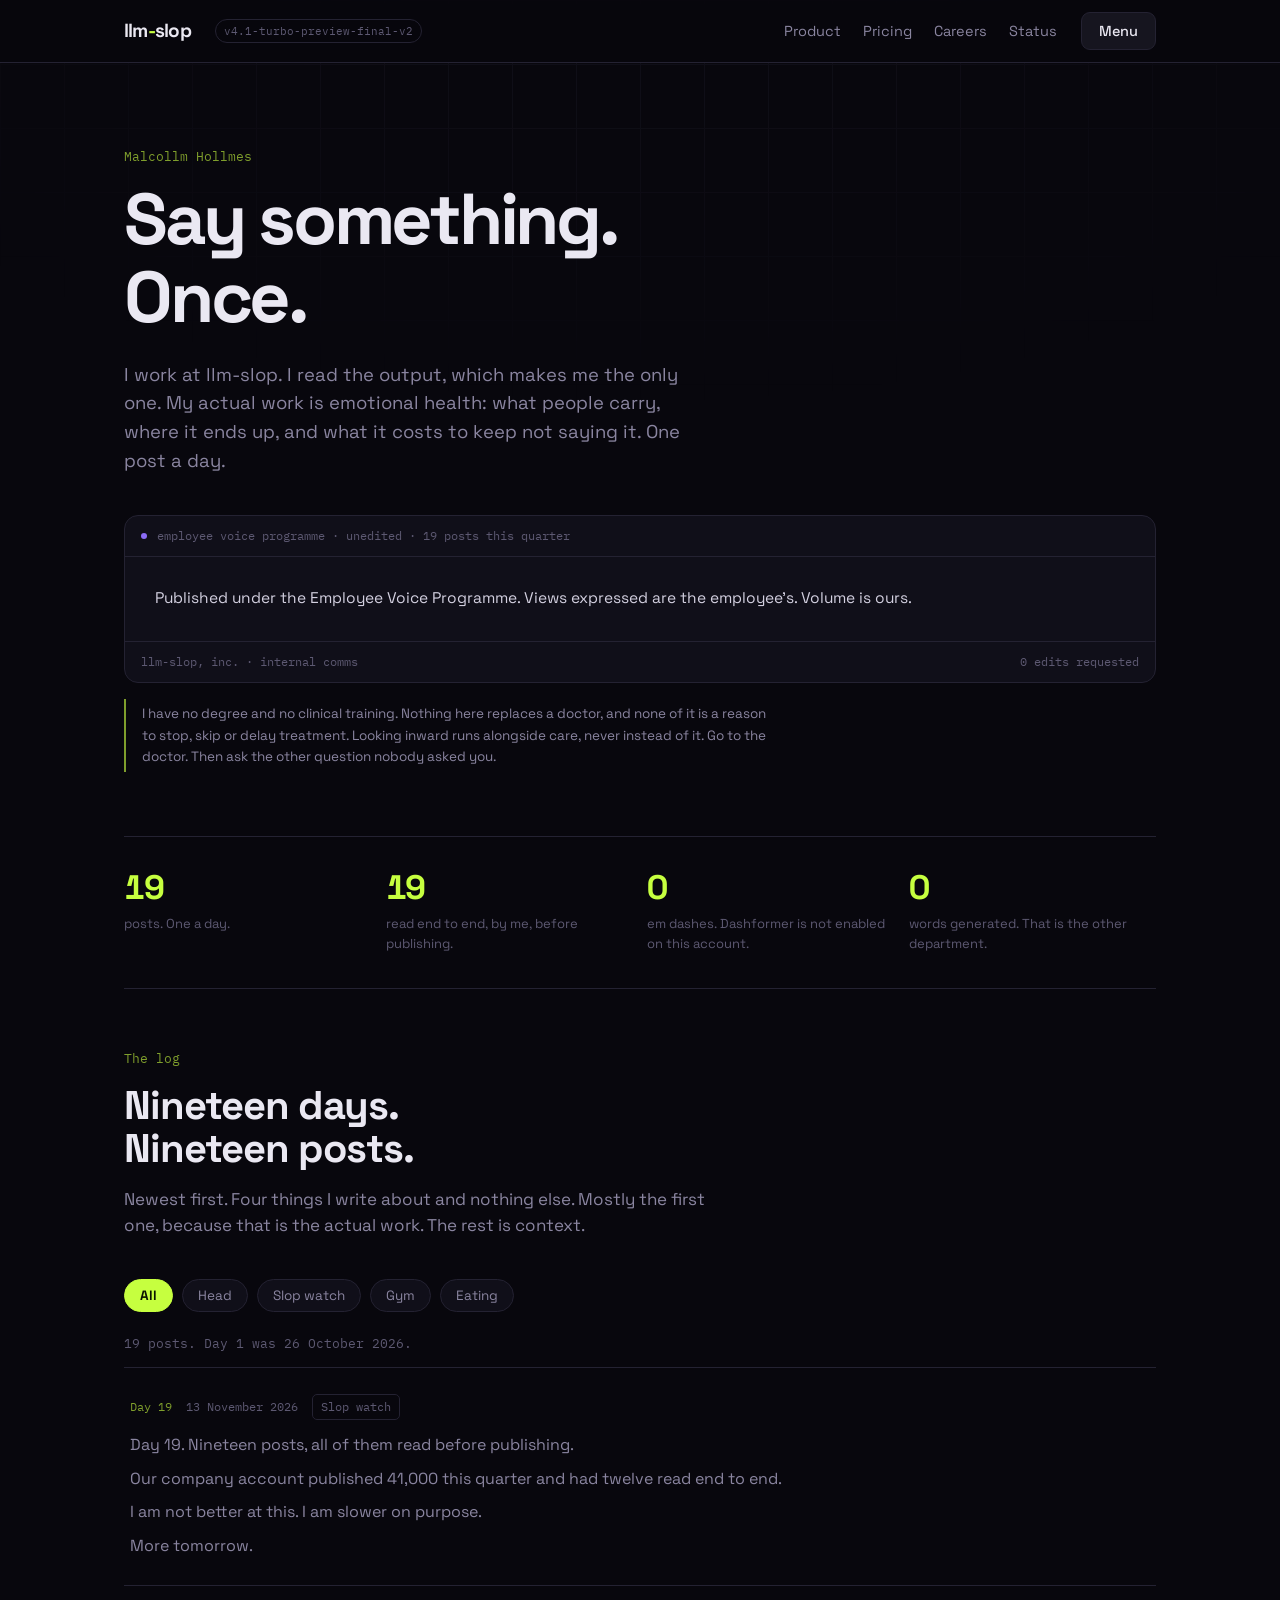
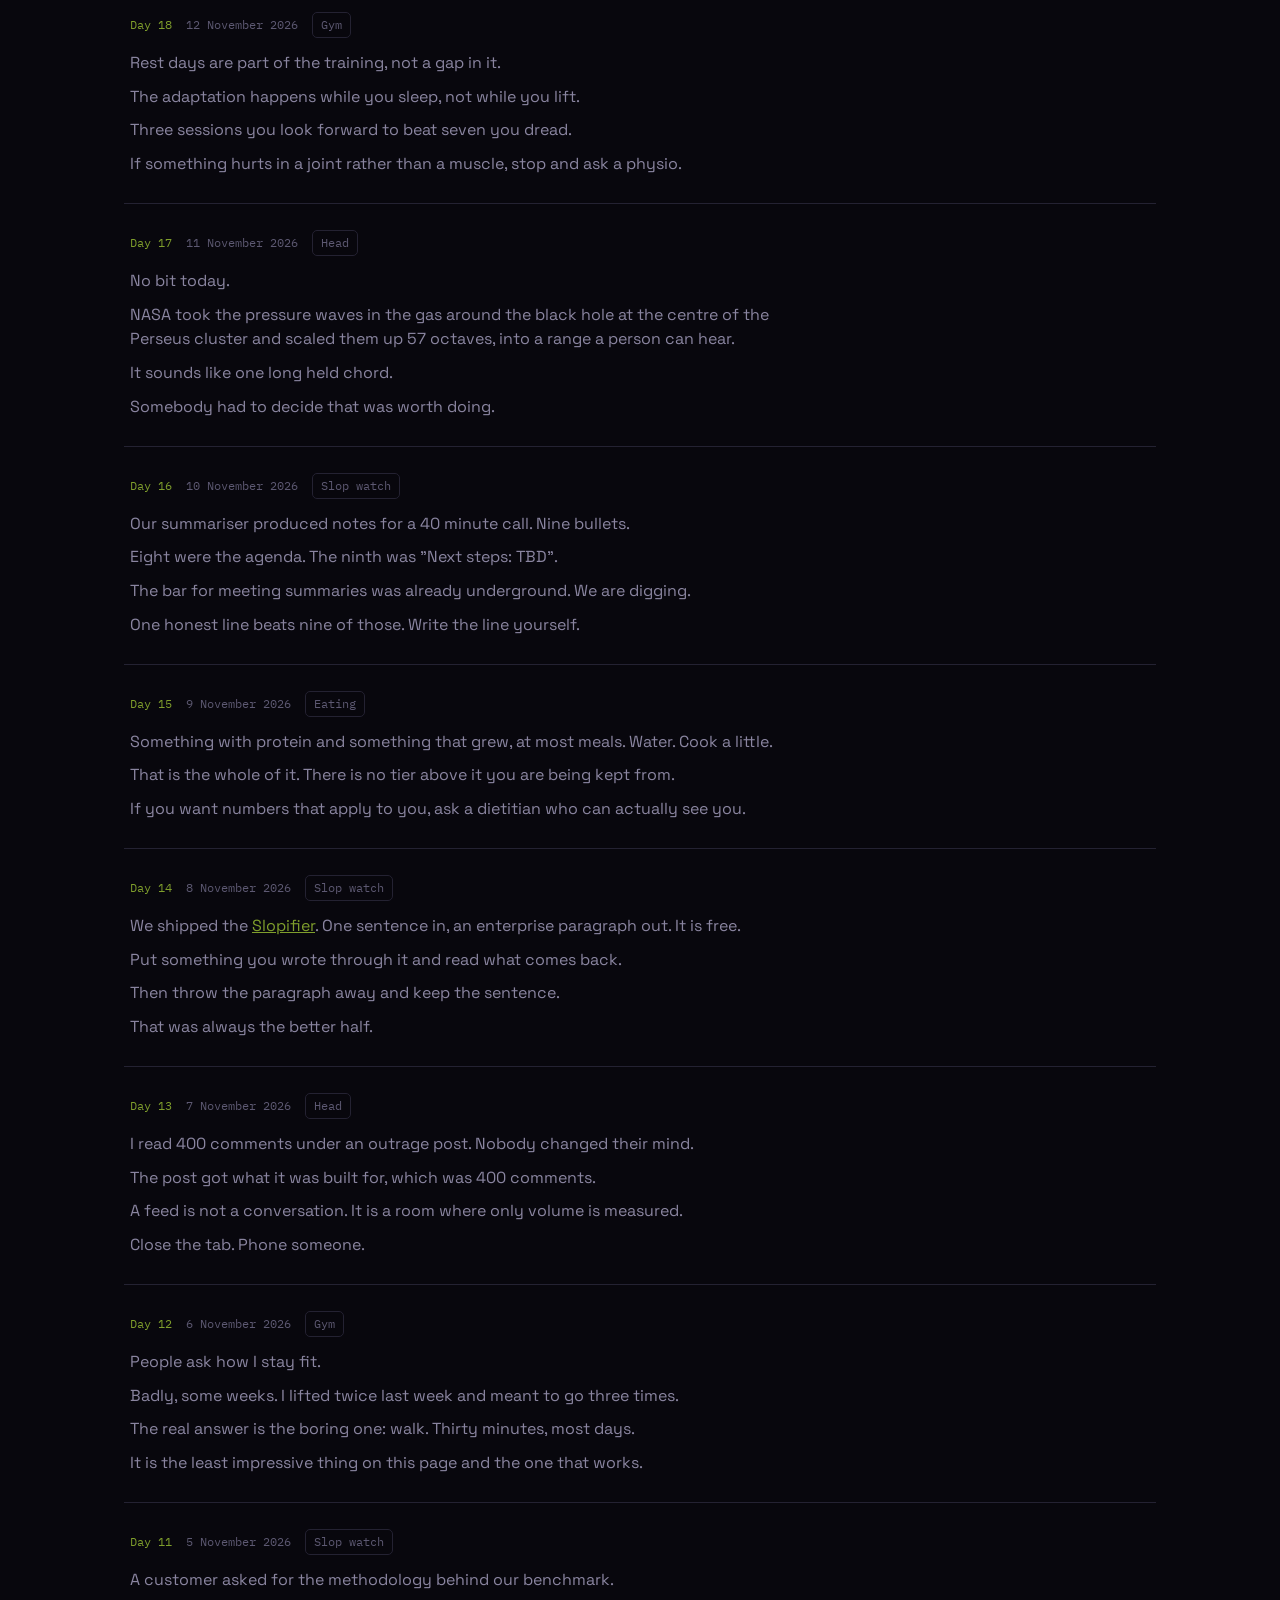
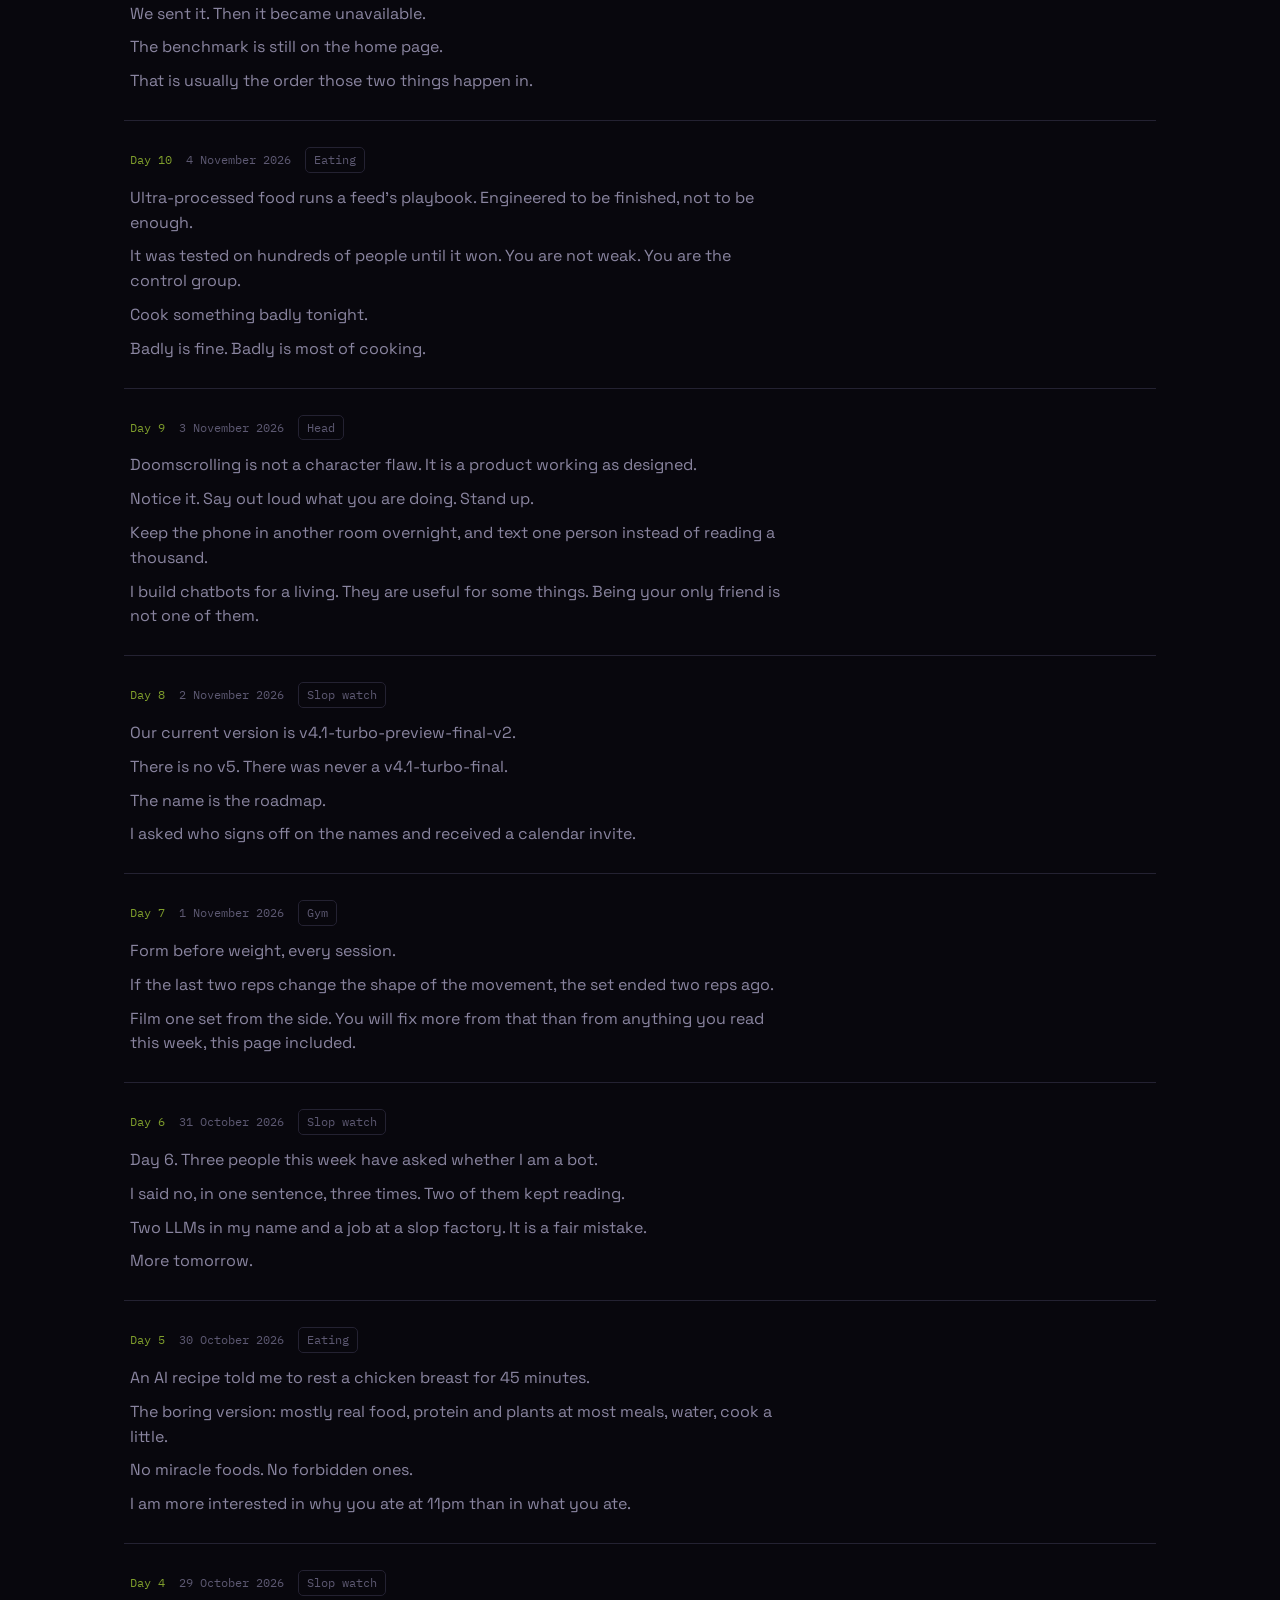
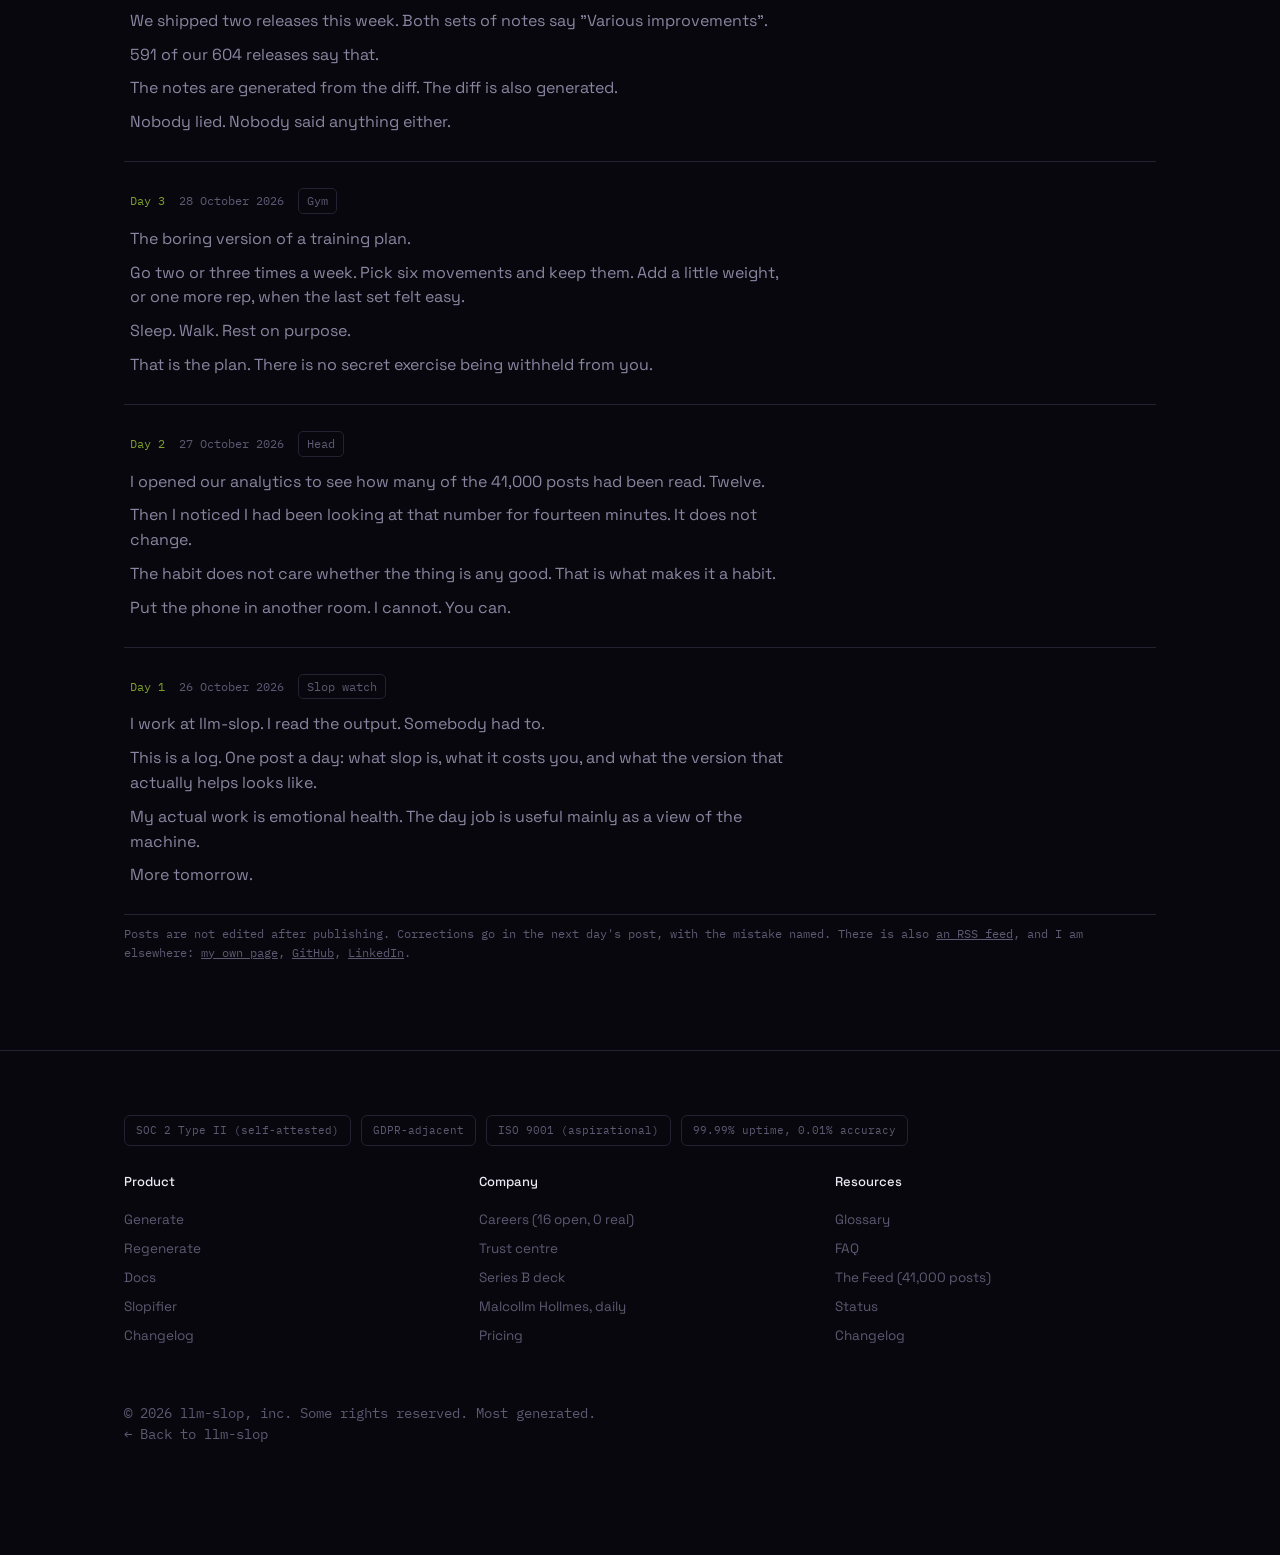
<file: malcollm/index.html>
<!DOCTYPE html>
<html lang="en">
<head>
<meta charset="utf-8">
<meta name="viewport" content="width=device-width, initial-scale=1">
<title>Malcollm Hollmes — llm-slop</title>
<meta name="description" content="I work at llm-slop and read the output. A daily log on emotional health, slop, the gym and the plate.">
<meta name="theme-color" content="#08070d">
<meta name="robots" content="index, follow, max-snippet:-1, max-image-preview:large, max-video-preview:-1">
<link rel="canonical" href="https://llm-slop.com/malcollm/">
<link rel="icon" href="data:image/svg+xml,%3Csvg xmlns='http://www.w3.org/2000/svg' viewBox='0 0 64 64'%3E%3Crect width='64' height='64' rx='14' fill='%2308070d'/%3E%3Crect x='11' y='29' width='42' height='6' rx='3' fill='%23c6ff3f'/%3E%3C/svg%3E">
<link rel="manifest" href="../manifest.webmanifest">
<link rel="alternate" type="application/rss+xml" title="Malcollm Hollmes — llm-slop" href="rss.xml">
<meta property="og:type" content="website">
<meta property="og:site_name" content="llm-slop">
<meta property="og:locale" content="en_GB">
<meta property="og:url" content="https://llm-slop.com/malcollm/">
<meta property="og:title" content="Malcollm Hollmes — llm-slop">
<meta property="og:description" content="I work at llm-slop and read the output. A daily log on emotional health, slop, the gym and the plate.">
<meta property="og:image" content="https://llm-slop.com/og.png">
<meta property="og:image:width" content="1200">
<meta property="og:image:height" content="630">
<meta property="og:image:alt" content="llm-slop — Say nothing, at scale.">
<meta name="twitter:card" content="summary_large_image">
<meta name="twitter:title" content="Malcollm Hollmes — llm-slop">
<meta name="twitter:description" content="I work at llm-slop and read the output. A daily log on emotional health, slop, the gym and the plate.">
<meta name="twitter:image" content="https://llm-slop.com/og.png">
<meta name="twitter:image:alt" content="llm-slop — Say nothing, at scale.">
<link rel="preconnect" href="https://fonts.googleapis.com">
<link rel="preconnect" href="https://fonts.gstatic.com" crossorigin>
<link rel="dns-prefetch" href="https://fonts.gstatic.com">
<link href="https://fonts.googleapis.com/css2?family=Space+Grotesk:wght@400;500;700&family=IBM+Plex+Mono:wght@400;500&display=swap" rel="stylesheet">
<link rel="stylesheet" href="../site.css">
<script src="../site.js" defer></script>

<script type="application/ld+json">
{
  "@context": "https://schema.org",
  "@graph": [
    {
      "@type": "Blog",
      "@id": "https://llm-slop.com/malcollm/#webpage",
      "url": "https://llm-slop.com/malcollm/",
      "name": "Malcollm Hollmes — llm-slop",
      "description": "A daily log by Malcollm Hollmes, who works at llm-slop and reads the output, on emotional health, slop, training and food.",
      "isPartOf": {
        "@id": "https://llm-slop.com/#website"
      },
      "publisher": {
        "@id": "https://llm-slop.com/#organization"
      },
      "inLanguage": "en"
    },
    {
      "@type": "BreadcrumbList",
      "itemListElement": [
        {
          "@type": "ListItem",
          "position": 1,
          "name": "llm-slop",
          "item": "https://llm-slop.com/"
        },
        {
          "@type": "ListItem",
          "position": 2,
          "name": "Malcollm Hollmes",
          "item": "https://llm-slop.com/malcollm/"
        }
      ]
    }
  ]
}
</script>
</head>
<body>

<nav class="nav">
  <div class="wrap">
  <a class="brand" href="../">llm<span>-</span>slop</a>
  <span class="ver mono">v4.1-turbo-preview-final-v2</span>
  <div class="navlinks">
    <a href="../#features">Product</a>
    <a href="../#pricing">Pricing</a>
    <a href="../careers/">Careers</a>
    <a href="../status/">Status</a>
  </div>
  <button class="btn menu-btn" id="menuBtn" aria-expanded="false" aria-controls="menu">Menu</button>
  </div>
  <div class="menu" id="menu" hidden><div class="wrap">
    <div class="menu-grid">
      <div>
        <h4 class="mono">Product</h4>
        <a href="../#features">Features</a>
        <a href="../#bench">Benchmarks</a>
        <a href="../#pricing">Pricing</a>
        <a href="../#api">API docs</a>
        <a href="../slopifier/">Slopifier</a>
      </div>
      <div>
        <h4 class="mono">Company</h4>
        <a href="../careers/">Careers (16 open)</a>
        <a href="../trust/">Trust centre</a>
        <a href="../deck/">Series B deck</a>
        <a href="./" aria-current="page">Malcollm Hollmes</a>
      </div>
      <div>
        <h4 class="mono">Resources</h4>
        <a href="../glossary/">Glossary</a>
        <a href="../faq/">FAQ</a>
        <a href="../feed/">The Feed</a>
        <a href="../changelog/">Changelog</a>
        <a href="../status/">Status</a>
      </div>
    </div>
  </div></div>
</nav>

<header class="chero"><div class="wrap">
  <p class="eyebrow mono">Malcollm Hollmes</p>
  <h1>Say something. Once.</h1>
  <p class="sub">I work at llm-slop. I read the output, which makes me the only one. My actual work is emotional health: what people carry, where it ends up, and what it costs to keep not saying it. One post a day.</p>

  <div class="feat">
    <div class="feat-bar mono"><span class="dot"></span> employee voice programme · unedited · 19 posts this quarter</div>
    <div class="feat-body">
      <p>Published under the Employee Voice Programme. Views expressed are the employee's. Volume is ours.</p>
    </div>
    <div class="feat-foot mono">
      <span>llm-slop, inc. · internal comms</span>
      <span>0 edits requested</span>
    </div>
  </div>

  <p class="disclose">I have no degree and no clinical training. Nothing here replaces a doctor, and none of it is a reason to stop, skip or delay treatment. Looking inward runs alongside care, never instead of it. Go to the doctor. Then ask the other question nobody asked you.</p>

  <div class="stats">
    <div class="stat"><b>19</b><span>posts. One a day.</span></div>
    <div class="stat"><b>19</b><span>read end to end, by me, before publishing.</span></div>
    <div class="stat"><b>0</b><span>em dashes. Dashformer is not enabled on this account.</span></div>
    <div class="stat"><b>0</b><span>words generated. That is the other department.</span></div>
  </div>
</div></header>

<section style="padding-top:52px"><div class="wrap">
  <p class="eyebrow mono">The log</p>
  <h2>Nineteen days.<br>Nineteen posts.</h2>
  <p class="lede">Newest first. Four things I write about and nothing else. Mostly the first one, because that is the actual work. The rest is context.</p>

  <div class="filters">
    <button class="chip" data-pillar="all" aria-pressed="true">All</button>
    <button class="chip" data-pillar="Head" aria-pressed="false">Head</button>
    <button class="chip" data-pillar="Slop watch" aria-pressed="false">Slop watch</button>
    <button class="chip" data-pillar="Gym" aria-pressed="false">Gym</button>
    <button class="chip" data-pillar="Eating" aria-pressed="false">Eating</button>
  </div>
  <p class="tally mono" id="tally" role="status">19 posts. Day 1 was 26 October 2026.</p>

  <div class="logs" id="logs">

    <article class="log" id="day-19" data-pillar="Slop watch">
      <div class="log-m mono"><a href="#day-19">Day 19</a><span>13 November 2026</span><span class="log-p">Slop watch</span></div>
      <div class="log-b">
        <p>Day 19. Nineteen posts, all of them read before publishing.</p>
        <p>Our company account published 41,000 this quarter and had twelve read end to end.</p>
        <p>I am not better at this. I am slower on purpose.</p>
        <p>More tomorrow.</p>
      </div>
    </article>

    <article class="log" id="day-18" data-pillar="Gym">
      <div class="log-m mono"><a href="#day-18">Day 18</a><span>12 November 2026</span><span class="log-p">Gym</span></div>
      <div class="log-b">
        <p>Rest days are part of the training, not a gap in it.</p>
        <p>The adaptation happens while you sleep, not while you lift.</p>
        <p>Three sessions you look forward to beat seven you dread.</p>
        <p>If something hurts in a joint rather than a muscle, stop and ask a physio.</p>
      </div>
    </article>

    <article class="log" id="day-17" data-pillar="Head">
      <div class="log-m mono"><a href="#day-17">Day 17</a><span>11 November 2026</span><span class="log-p">Head</span></div>
      <div class="log-b">
        <p>No bit today.</p>
        <p>NASA took the pressure waves in the gas around the black hole at the centre of the Perseus cluster and scaled them up 57 octaves, into a range a person can hear.</p>
        <p>It sounds like one long held chord.</p>
        <p>Somebody had to decide that was worth doing.</p>
      </div>
    </article>

    <article class="log" id="day-16" data-pillar="Slop watch">
      <div class="log-m mono"><a href="#day-16">Day 16</a><span>10 November 2026</span><span class="log-p">Slop watch</span></div>
      <div class="log-b">
        <p>Our summariser produced notes for a 40 minute call. Nine bullets.</p>
        <p>Eight were the agenda. The ninth was "Next steps: TBD".</p>
        <p>The bar for meeting summaries was already underground. We are digging.</p>
        <p>One honest line beats nine of those. Write the line yourself.</p>
      </div>
    </article>

    <article class="log" id="day-15" data-pillar="Eating">
      <div class="log-m mono"><a href="#day-15">Day 15</a><span>9 November 2026</span><span class="log-p">Eating</span></div>
      <div class="log-b">
        <p>Something with protein and something that grew, at most meals. Water. Cook a little.</p>
        <p>That is the whole of it. There is no tier above it you are being kept from.</p>
        <p>If you want numbers that apply to you, ask a dietitian who can actually see you.</p>
      </div>
    </article>

    <article class="log" id="day-14" data-pillar="Slop watch">
      <div class="log-m mono"><a href="#day-14">Day 14</a><span>8 November 2026</span><span class="log-p">Slop watch</span></div>
      <div class="log-b">
        <p>We shipped the <a href="../slopifier/">Slopifier</a>. One sentence in, an enterprise paragraph out. It is free.</p>
        <p>Put something you wrote through it and read what comes back.</p>
        <p>Then throw the paragraph away and keep the sentence.</p>
        <p>That was always the better half.</p>
      </div>
    </article>

    <article class="log" id="day-13" data-pillar="Head">
      <div class="log-m mono"><a href="#day-13">Day 13</a><span>7 November 2026</span><span class="log-p">Head</span></div>
      <div class="log-b">
        <p>I read 400 comments under an outrage post. Nobody changed their mind.</p>
        <p>The post got what it was built for, which was 400 comments.</p>
        <p>A feed is not a conversation. It is a room where only volume is measured.</p>
        <p>Close the tab. Phone someone.</p>
      </div>
    </article>

    <article class="log" id="day-12" data-pillar="Gym">
      <div class="log-m mono"><a href="#day-12">Day 12</a><span>6 November 2026</span><span class="log-p">Gym</span></div>
      <div class="log-b">
        <p>People ask how I stay fit.</p>
        <p>Badly, some weeks. I lifted twice last week and meant to go three times.</p>
        <p>The real answer is the boring one: walk. Thirty minutes, most days.</p>
        <p>It is the least impressive thing on this page and the one that works.</p>
      </div>
    </article>

    <article class="log" id="day-11" data-pillar="Slop watch">
      <div class="log-m mono"><a href="#day-11">Day 11</a><span>5 November 2026</span><span class="log-p">Slop watch</span></div>
      <div class="log-b">
        <p>A customer asked for the methodology behind our benchmark.</p>
        <p>We sent it. Then it became unavailable.</p>
        <p>The benchmark is still on the home page.</p>
        <p>That is usually the order those two things happen in.</p>
      </div>
    </article>

    <article class="log" id="day-10" data-pillar="Eating">
      <div class="log-m mono"><a href="#day-10">Day 10</a><span>4 November 2026</span><span class="log-p">Eating</span></div>
      <div class="log-b">
        <p>Ultra-processed food runs a feed's playbook. Engineered to be finished, not to be enough.</p>
        <p>It was tested on hundreds of people until it won. You are not weak. You are the control group.</p>
        <p>Cook something badly tonight.</p>
        <p>Badly is fine. Badly is most of cooking.</p>
      </div>
    </article>

    <article class="log" id="day-9" data-pillar="Head">
      <div class="log-m mono"><a href="#day-9">Day 9</a><span>3 November 2026</span><span class="log-p">Head</span></div>
      <div class="log-b">
        <p>Doomscrolling is not a character flaw. It is a product working as designed.</p>
        <p>Notice it. Say out loud what you are doing. Stand up.</p>
        <p>Keep the phone in another room overnight, and text one person instead of reading a thousand.</p>
        <p>I build chatbots for a living. They are useful for some things. Being your only friend is not one of them.</p>
      </div>
    </article>

    <article class="log" id="day-8" data-pillar="Slop watch">
      <div class="log-m mono"><a href="#day-8">Day 8</a><span>2 November 2026</span><span class="log-p">Slop watch</span></div>
      <div class="log-b">
        <p>Our current version is v4.1-turbo-preview-final-v2.</p>
        <p>There is no v5. There was never a v4.1-turbo-final.</p>
        <p>The name is the roadmap.</p>
        <p>I asked who signs off on the names and received a calendar invite.</p>
      </div>
    </article>

    <article class="log" id="day-7" data-pillar="Gym">
      <div class="log-m mono"><a href="#day-7">Day 7</a><span>1 November 2026</span><span class="log-p">Gym</span></div>
      <div class="log-b">
        <p>Form before weight, every session.</p>
        <p>If the last two reps change the shape of the movement, the set ended two reps ago.</p>
        <p>Film one set from the side. You will fix more from that than from anything you read this week, this page included.</p>
      </div>
    </article>

    <article class="log" id="day-6" data-pillar="Slop watch">
      <div class="log-m mono"><a href="#day-6">Day 6</a><span>31 October 2026</span><span class="log-p">Slop watch</span></div>
      <div class="log-b">
        <p>Day 6. Three people this week have asked whether I am a bot.</p>
        <p>I said no, in one sentence, three times. Two of them kept reading.</p>
        <p>Two LLMs in my name and a job at a slop factory. It is a fair mistake.</p>
        <p>More tomorrow.</p>
      </div>
    </article>

    <article class="log" id="day-5" data-pillar="Eating">
      <div class="log-m mono"><a href="#day-5">Day 5</a><span>30 October 2026</span><span class="log-p">Eating</span></div>
      <div class="log-b">
        <p>An AI recipe told me to rest a chicken breast for 45 minutes.</p>
        <p>The boring version: mostly real food, protein and plants at most meals, water, cook a little.</p>
        <p>No miracle foods. No forbidden ones.</p>
        <p>I am more interested in why you ate at 11pm than in what you ate.</p>
      </div>
    </article>

    <article class="log" id="day-4" data-pillar="Slop watch">
      <div class="log-m mono"><a href="#day-4">Day 4</a><span>29 October 2026</span><span class="log-p">Slop watch</span></div>
      <div class="log-b">
        <p>We shipped two releases this week. Both sets of notes say "Various improvements".</p>
        <p>591 of our 604 releases say that.</p>
        <p>The notes are generated from the diff. The diff is also generated.</p>
        <p>Nobody lied. Nobody said anything either.</p>
      </div>
    </article>

    <article class="log" id="day-3" data-pillar="Gym">
      <div class="log-m mono"><a href="#day-3">Day 3</a><span>28 October 2026</span><span class="log-p">Gym</span></div>
      <div class="log-b">
        <p>The boring version of a training plan.</p>
        <p>Go two or three times a week. Pick six movements and keep them. Add a little weight, or one more rep, when the last set felt easy.</p>
        <p>Sleep. Walk. Rest on purpose.</p>
        <p>That is the plan. There is no secret exercise being withheld from you.</p>
      </div>
    </article>

    <article class="log" id="day-2" data-pillar="Head">
      <div class="log-m mono"><a href="#day-2">Day 2</a><span>27 October 2026</span><span class="log-p">Head</span></div>
      <div class="log-b">
        <p>I opened our analytics to see how many of the 41,000 posts had been read. Twelve.</p>
        <p>Then I noticed I had been looking at that number for fourteen minutes. It does not change.</p>
        <p>The habit does not care whether the thing is any good. That is what makes it a habit.</p>
        <p>Put the phone in another room. I cannot. You can.</p>
      </div>
    </article>

    <article class="log" id="day-1" data-pillar="Slop watch">
      <div class="log-m mono"><a href="#day-1">Day 1</a><span>26 October 2026</span><span class="log-p">Slop watch</span></div>
      <div class="log-b">
        <p>I work at llm-slop. I read the output. Somebody had to.</p>
        <p>This is a log. One post a day: what slop is, what it costs you, and what the version that actually helps looks like.</p>
        <p>My actual work is emotional health. The day job is useful mainly as a view of the machine.</p>
        <p>More tomorrow.</p>
      </div>
    </article>

  </div>

  <p class="note mono">Posts are not edited after publishing. Corrections go in the next day's post, with the mistake named. There is also <a href="rss.xml">an RSS feed</a>, and I am elsewhere: <a href="https://malcollmhollmes.github.io">my own page</a>, <a href="https://github.com/malcollmhollmes">GitHub</a>, <a href="https://linkedin.com/in/malcollm-hollmes">LinkedIn</a>.</p>
</div></section>

<footer><div class="wrap">
  <div class="badges mono">
    <span class="badge">SOC 2 Type II (self-attested)</span>
    <span class="badge">GDPR-adjacent</span>
    <span class="badge">ISO 9001 (aspirational)</span>
    <span class="badge">99.99% uptime, 0.01% accuracy</span>
  </div>
  <div class="fgrid">
    <div>
      <h4>Product</h4>
      <a href="../#features">Generate</a><a href="../#features">Regenerate</a><a href="../#api">Docs</a><a href="../slopifier/">Slopifier</a><a href="../changelog/">Changelog</a>
    </div>
    <div>
      <h4>Company</h4>
      <a href="../careers/">Careers (16 open, 0 real)</a><a href="../trust/">Trust centre</a><a href="../deck/">Series B deck</a><a href="./">Malcollm Hollmes, daily</a><a href="../#pricing">Pricing</a>
    </div>
    <div>
      <h4>Resources</h4>
      <a href="../glossary/">Glossary</a><a href="../faq/">FAQ</a><a href="../feed/">The Feed (41,000 posts)</a><a href="../status/">Status</a><a href="../changelog/">Changelog</a>
    </div>
  </div>
  <p class="mono">&copy; 2026 llm-slop, inc. Some rights reserved. Most generated.<br>
  <a href="../" style="text-decoration:none">&larr; Back to llm-slop</a></p>
</div></footer>

<script>
(function(){
  /* The log is static markup. This only filters it, so the page still reads
     in full with no JavaScript. */
  var chips = Array.prototype.slice.call(document.querySelectorAll('.chip[data-pillar]'));
  var logs = Array.prototype.slice.call(document.querySelectorAll('.log'));
  var tally = document.getElementById('tally');
  if (!chips.length || !logs.length) return;

  function show(pillar){
    var n = 0;
    logs.forEach(function(log){
      var on = pillar === 'all' || log.getAttribute('data-pillar') === pillar;
      log.hidden = !on;
      if (on) n++;
    });
    chips.forEach(function(chip){
      chip.setAttribute('aria-pressed', String(chip.getAttribute('data-pillar') === pillar));
    });
    tally.textContent = pillar === 'all'
      ? n + ' posts. Day 1 was 26 October 2026.'
      : n + (n === 1 ? ' post' : ' posts') + ' tagged ' + pillar + '.';
  }

  chips.forEach(function(chip){
    chip.addEventListener('click', function(){ show(chip.getAttribute('data-pillar')); });
  });
})();
</script>

</body>
</html>
</file>
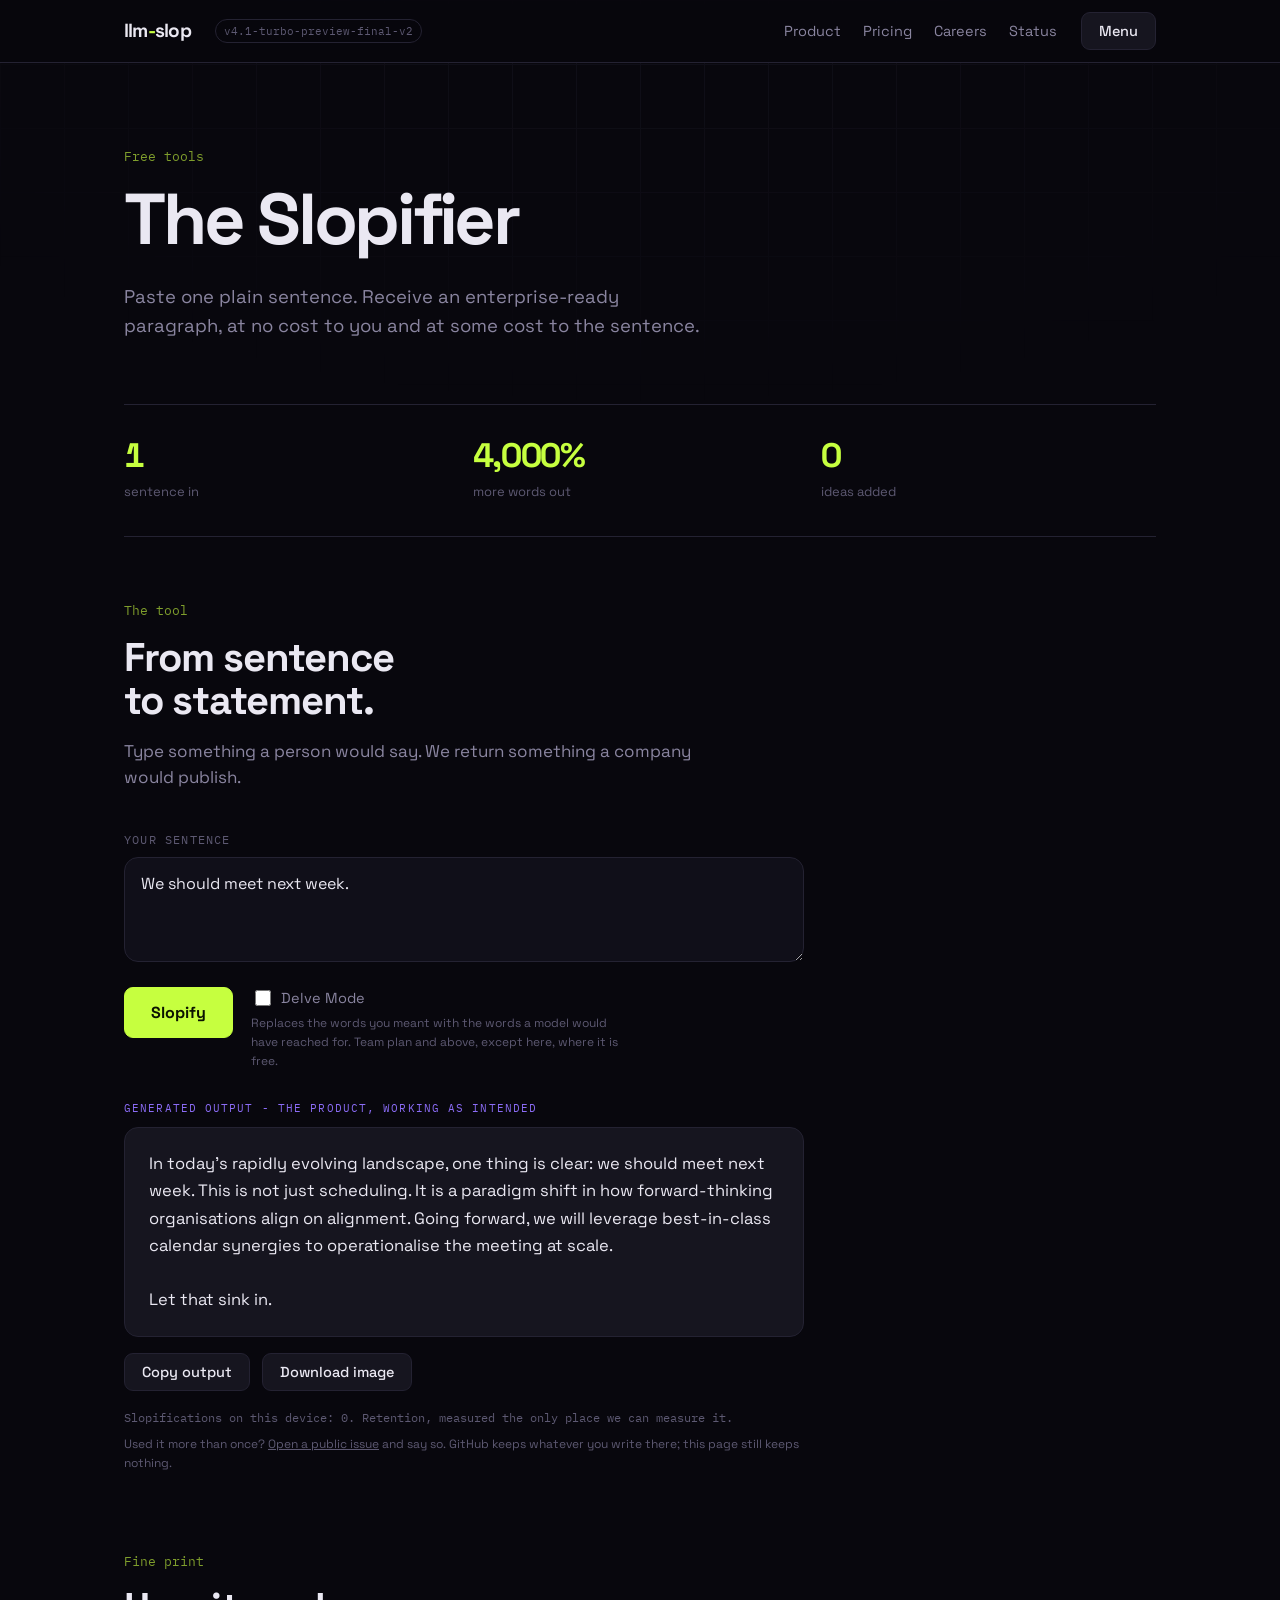
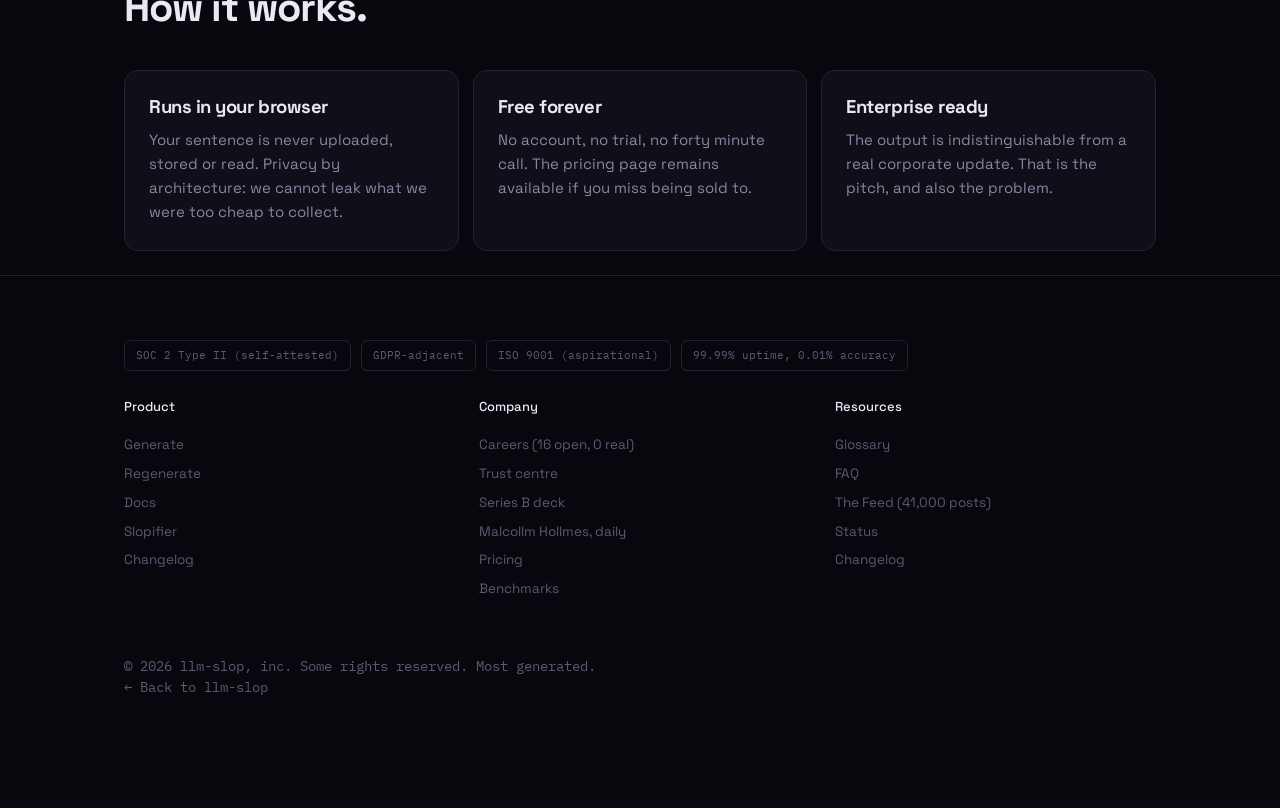
<file: slopifier/index.html>
<!DOCTYPE html>
<html lang="en">
<head>
<meta charset="utf-8">
<meta name="viewport" content="width=device-width, initial-scale=1">
<title>The Slopifier: one sentence in, a paragraph out — llm-slop</title>
<meta name="description" content="Paste one plain sentence, receive an enterprise-ready paragraph. Free forever, at considerable cost to the sentence.">
<meta name="theme-color" content="#08070d">
<meta name="robots" content="index, follow, max-snippet:-1, max-image-preview:large, max-video-preview:-1">
<link rel="canonical" href="https://llm-slop.com/slopifier/">
<link rel="icon" href="data:image/svg+xml,%3Csvg xmlns='http://www.w3.org/2000/svg' viewBox='0 0 64 64'%3E%3Crect width='64' height='64' rx='14' fill='%2308070d'/%3E%3Crect x='11' y='29' width='42' height='6' rx='3' fill='%23c6ff3f'/%3E%3C/svg%3E">
<link rel="manifest" href="../manifest.webmanifest">

<meta property="og:type" content="website">
<meta property="og:site_name" content="llm-slop">
<meta property="og:locale" content="en_GB">
<meta property="og:url" content="https://llm-slop.com/slopifier/">
<meta property="og:title" content="The Slopifier: one sentence in, a paragraph out — llm-slop">
<meta property="og:description" content="Paste one plain sentence, receive an enterprise-ready paragraph. Free forever, at considerable cost to the sentence.">
<meta property="og:image" content="https://llm-slop.com/og.png">
<meta property="og:image:width" content="1200">
<meta property="og:image:height" content="630">
<meta property="og:image:alt" content="llm-slop — Say nothing, at scale.">
<meta name="twitter:card" content="summary_large_image">
<meta name="twitter:title" content="The Slopifier: one sentence in, a paragraph out — llm-slop">
<meta name="twitter:description" content="Paste one plain sentence, receive an enterprise-ready paragraph. Free forever, at considerable cost to the sentence.">
<meta name="twitter:image" content="https://llm-slop.com/og.png">
<meta name="twitter:image:alt" content="llm-slop — Say nothing, at scale.">

<link rel="preconnect" href="https://fonts.googleapis.com">
<link rel="preconnect" href="https://fonts.gstatic.com" crossorigin>
<link rel="dns-prefetch" href="https://fonts.gstatic.com">
<link href="https://fonts.googleapis.com/css2?family=Space+Grotesk:wght@400;500;700&family=IBM+Plex+Mono:wght@400;500&display=swap" rel="stylesheet">
<link rel="stylesheet" href="../site.css">
<script src="../site.js" defer></script>
<style>
.slopsect{padding:56px 0 24px}
.slop-tool{max-width:680px;margin-top:40px}
.slop-tool .fld{display:block;font-family:"IBM Plex Mono",ui-monospace,monospace;font-size:12px;color:var(--dimmer);margin:0 0 8px;text-transform:uppercase;letter-spacing:.1em}
#slop-in{width:100%;background:var(--panel);border:1px solid var(--line);border-radius:var(--radius);color:var(--text);font:inherit;font-size:16px;padding:14px 16px;resize:vertical}
#slop-in:focus{outline:2px solid var(--slop);outline-offset:2px;border-color:var(--slop)}
.slop-controls{display:flex;gap:18px;align-items:flex-start;margin:18px 0 30px;flex-wrap:wrap}
.slop-delve{font-size:14.5px;color:var(--dim);display:block;max-width:380px}
.slop-delve input{accent-color:var(--slop);width:16px;height:16px;vertical-align:-3px;margin-right:6px}
.slop-delve .note{display:block;margin-top:5px}
.slop-spec{font-family:"IBM Plex Mono",ui-monospace,monospace;font-size:11px;letter-spacing:.1em;text-transform:uppercase;color:var(--hype);margin:0 0 10px}
#slop-out{background:var(--panel2);border:1px solid var(--line);border-radius:var(--radius);padding:22px 24px;font-size:16.5px;line-height:1.65;white-space:pre-wrap;min-height:96px}
.slop-actions{display:flex;gap:12px;align-items:center;margin-top:16px;flex-wrap:wrap}
.slop-cards{display:grid;grid-template-columns:repeat(auto-fit,minmax(220px,1fr));gap:14px;margin-top:40px}
</style>

<script type="application/ld+json">
{
  "@context": "https://schema.org",
  "@graph": [
    {
      "@type": "WebPage",
      "@id": "https://llm-slop.com/slopifier/#webpage",
      "url": "https://llm-slop.com/slopifier/",
      "name": "The Slopifier: one sentence in, a paragraph out",
      "description": "Paste one plain sentence, receive an enterprise-ready paragraph. Free forever, at considerable cost to the sentence.",
      "isPartOf": { "@id": "https://llm-slop.com/#website" },
      "about": { "@id": "https://llm-slop.com/#organization" },
      "inLanguage": "en"
    },
    {
      "@type": "BreadcrumbList",
      "itemListElement": [
        { "@type": "ListItem", "position": 1, "name": "llm-slop", "item": "https://llm-slop.com/" },
        { "@type": "ListItem", "position": 2, "name": "The Slopifier", "item": "https://llm-slop.com/slopifier/" }
      ]
    }
  ]
}
</script>
</head>
<body>

<nav class="nav">
  <div class="wrap">
  <a class="brand" href="../">llm<span>-</span>slop</a>
  <span class="ver mono">v4.1-turbo-preview-final-v2</span>
  <div class="navlinks">
    <a href="../#features">Product</a>
    <a href="../#pricing">Pricing</a>
    <a href="../careers/">Careers</a>
    <a href="../status/">Status</a>
  </div>
  <button class="btn menu-btn" id="menuBtn" aria-expanded="false" aria-controls="menu">Menu</button>
  </div>
  <div class="menu" id="menu" hidden><div class="wrap">
    <div class="menu-grid">
      <div>
        <h4 class="mono">Product</h4>
        <a href="../#features">Features</a>
        <a href="../#bench">Benchmarks</a>
        <a href="../#pricing">Pricing</a>
        <a href="../#api">API docs</a>
        <a href="./" aria-current="page">Slopifier</a>
      </div>
      <div>
        <h4 class="mono">Company</h4>
        <a href="../careers/">Careers (16 open)</a>
        <a href="../trust/">Trust centre</a>
        <a href="../deck/">Series B deck</a>
        <a href="../malcollm/">Malcollm Hollmes</a>
      </div>
      <div>
        <h4 class="mono">Resources</h4>
        <a href="../glossary/">Glossary</a>
        <a href="../faq/">FAQ</a>
        <a href="../feed/">The Feed</a>
        <a href="../changelog/">Changelog</a>
        <a href="../status/">Status</a>
      </div>
    </div>
  </div></div>
</nav>

<header class="chero"><div class="wrap">
  <p class="eyebrow mono">Free tools</p>
  <h1>The Slopifier</h1>
  <p class="sub">Paste one plain sentence. Receive an enterprise-ready paragraph, at no cost to you and at some cost to the sentence.</p>

  <div class="stats">
    <div class="stat"><b>1</b><span>sentence in</span></div>
    <div class="stat"><b>4,000%</b><span>more words out</span></div>
    <div class="stat"><b>0</b><span>ideas added</span></div>
  </div>
</div></header>

<section class="slopsect"><div class="wrap">
  <p class="eyebrow mono">The tool</p>
  <h2>From sentence<br>to statement.</h2>
  <p class="lede">Type something a person would say. We return something a company would publish.</p>

  <div class="slop-tool">
    <label class="fld" for="slop-in">Your sentence</label>
    <textarea id="slop-in" rows="3" maxlength="400">We should meet next week.</textarea>
    <div class="slop-controls">
      <button class="btn btn-go btn-lg" id="slop-go" type="button">Slopify</button>
      <label class="slop-delve"><input type="checkbox" id="slop-delve"> Delve Mode
        <span class="note">Replaces the words you meant with the words a model would have reached for. Team plan and above, except here, where it is free.</span>
      </label>
    </div>

    <p class="slop-spec">Generated output - the product, working as intended</p>
    <div id="slop-out">In today's rapidly evolving landscape, one thing is clear: we should meet next week. This is not just scheduling. It is a paradigm shift in how forward-thinking organisations align on alignment. Going forward, we will leverage best-in-class calendar synergies to operationalise the meeting at scale.

Let that sink in.</div>
    <div class="slop-actions">
      <button class="btn" id="slop-copy" type="button">Copy output</button>
      <button class="btn" id="slop-img" type="button">Download image</button>
      <span class="note" id="slop-copied" hidden>Copied. Attribution is appreciated and legally meaningless.</span>
      <span class="note" id="slop-imged" hidden>Downloaded. The sentence was never ours.</span>
    </div>
    <p class="note mono" style="margin-top:18px">Slopifications on this device: <span id="slop-count">0</span>. Retention, measured the only place we can measure it.</p>
    <p class="note" style="margin-top:8px">Used it more than once? <a href="https://github.com/llm-slop/llm-slop/issues">Open a public issue</a> and say so. GitHub keeps whatever you write there; this page still keeps nothing.</p>
  </div>
</div></section>

<section class="slopsect"><div class="wrap">
  <p class="eyebrow mono">Fine print</p>
  <h2>How it works.</h2>

  <div class="slop-cards">
    <div class="card">
      <h3>Runs in your browser</h3>
      <p>Your sentence is never uploaded, stored or read. Privacy by architecture: we cannot leak what we were too cheap to collect.</p>
    </div>
    <div class="card">
      <h3>Free forever</h3>
      <p>No account, no trial, no forty minute call. The pricing page remains available if you miss being sold to.</p>
    </div>
    <div class="card">
      <h3>Enterprise ready</h3>
      <p>The output is indistinguishable from a real corporate update. That is the pitch, and also the problem.</p>
    </div>
  </div>
</div></section>

<footer><div class="wrap">
  <div class="badges mono">
    <span class="badge">SOC 2 Type II (self-attested)</span>
    <span class="badge">GDPR-adjacent</span>
    <span class="badge">ISO 9001 (aspirational)</span>
    <span class="badge">99.99% uptime, 0.01% accuracy</span>
  </div>
  <div class="fgrid">
    <div>
      <h4>Product</h4>
      <a href="../#features">Generate</a><a href="../#features">Regenerate</a><a href="../#api">Docs</a><a href="./">Slopifier</a><a href="../changelog/">Changelog</a>
    </div>
    <div>
      <h4>Company</h4>
      <a href="../careers/">Careers (16 open, 0 real)</a><a href="../trust/">Trust centre</a><a href="../deck/">Series B deck</a><a href="../malcollm/">Malcollm Hollmes, daily</a><a href="../#pricing">Pricing</a><a href="../#bench">Benchmarks</a>
    </div>
    <div>
      <h4>Resources</h4>
      <a href="../glossary/">Glossary</a><a href="../faq/">FAQ</a><a href="../feed/">The Feed (41,000 posts)</a><a href="../status/">Status</a><a href="../changelog/">Changelog</a>
    </div>
  </div>
  <p class="mono">&copy; 2026 llm-slop, inc. Some rights reserved. Most generated.<br>
  <a href="../" style="text-decoration:none">&larr; Back to llm-slop</a></p>
</div></footer>

<script>
(function(){
  var openers=[
    "In today's rapidly evolving landscape,",
    "As we navigate an era of unprecedented change,",
    "At the intersection of innovation and execution,",
    "As a recognised thought leader in this space,",
    "In today's fast-paced digital world,",
    "As organisations everywhere reimagine what is possible,"
  ];
  var cores=[
    "one thing is clear: {s}.",
    "the data is unambiguous: {s}.",
    "it has never been more evident that {s}.",
    "the conversation keeps coming back to one truth: {s}."
  ];
  var expansions=[
    "This is not just a priority. It is a paradigm shift in how forward-thinking teams move the needle.",
    "Going forward, we will leverage best-in-class synergies to operationalise this at scale.",
    "Our cross-functional stakeholders have aligned, and what they have aligned on is alignment.",
    "We are doubling down on our core competency of having core competencies.",
    "This is a game-changer, a category-definer and a wake-up call, and we have scheduled all three.",
    "It is time to take this offline, circle back, and put a pin in everything except this.",
    "The runway is long, the tailwinds are strong, and the deliverables are, at the time of writing, theoretical."
  ];
  var closers=[
    "Let that sink in.",
    "The future is now, and it is scalable.",
    "We are just getting started.",
    "Agree? Repost to your network.",
    "Thoughts?",
    "Exciting times ahead."
  ];
  var delve={
    "use":"utilise","using":"utilising","help":"facilitate","need":"necessitate",
    "start":"commence","get":"obtain","buy":"procure","build":"architect",
    "fix":"remediate","make":"manufacture","show":"demonstrate","think":"ideate",
    "meet":"align","talk":"dialogue","plan":"strategise","do":"execute","new":"next-generation"
  };
  function pick(a){return a[Math.floor(Math.random()*a.length)]}
  function delvese(t){
    return t.replace(/\b(use|using|help|need|start|get|buy|build|fix|make|show|think|meet|talk|plan|do|new)\b/gi,
      function(m){var r=delve[m.toLowerCase()];return m[0]===m[0].toUpperCase()?r[0].toUpperCase()+r.slice(1):r});
  }
  function slopify(raw,delveOn){
    var s=(raw||"").trim().replace(/\s+/g," ").replace(/[.!?]+$/,"");
    if(!s)return "";
    if(!/^I\b/.test(s))s=s[0].toLowerCase()+s.slice(1);
    var i=Math.floor(Math.random()*expansions.length),j;
    do{j=Math.floor(Math.random()*expansions.length)}while(j===i);
    var out=pick(openers)+" "+pick(cores).replace("{s}",s)+" "+expansions[i]+" "+expansions[j]+"\n\n"+pick(closers);
    if(delveOn)out=delvese(out);
    return out;
  }
  var inp=document.getElementById("slop-in"),
      out=document.getElementById("slop-out"),
      go=document.getElementById("slop-go"),
      dv=document.getElementById("slop-delve"),
      cp=document.getElementById("slop-copy"),
      cd=document.getElementById("slop-copied"),
      ct=document.getElementById("slop-count");
  var n=0;
  try{n=parseInt(localStorage.getItem("slopifier-count")||"0",10)||0}catch(e){}
  ct.textContent=n;
  go.addEventListener("click",function(){
    var r=slopify(inp.value,dv.checked);
    if(!r){out.textContent="Please supply a sentence. Even a small one. We have made paragraphs from less.";return}
    out.textContent=r;
    n++;ct.textContent=n;
    try{localStorage.setItem("slopifier-count",String(n))}catch(e){}
    cd.hidden=true;
  });
  cp.addEventListener("click",function(){
    var t=out.textContent;
    function done(){cd.hidden=false}
    if(navigator.clipboard&&navigator.clipboard.writeText){navigator.clipboard.writeText(t).then(done,done)}
    else{
      var ta=document.createElement("textarea");ta.value=t;document.body.appendChild(ta);
      ta.select();try{document.execCommand("copy")}catch(e){}document.body.removeChild(ta);done();
    }
  });
  var im=document.getElementById("slop-img"), ie=document.getElementById("slop-imged");
  function wrapLines(ctx,text,maxW){
    var lines=[],paras=String(text).split("\n"),i,j,words,line,test;
    for(i=0;i<paras.length;i++){
      if(!paras[i]){lines.push("");continue}
      words=paras[i].split(/\s+/);line="";
      for(j=0;j<words.length;j++){
        test=line?line+" "+words[j]:words[j];
        if(ctx.measureText(test).width>maxW&&line){lines.push(line);line=words[j]}
        else line=test;
      }
      lines.push(line);
    }
    return lines;
  }
  function roundRect(ctx,x,y,w,h,r){
    ctx.beginPath();
    ctx.moveTo(x+r,y);ctx.arcTo(x+w,y,x+w,y+h,r);ctx.arcTo(x+w,y+h,x,y+h,r);
    ctx.arcTo(x,y+h,x,y,r);ctx.arcTo(x,y,x+w,y,r);ctx.closePath();
  }
  function buildCard(sentence,slop){
    var W=1200,PAD=64,INNER=W-PAD*2;
    var cv=document.createElement("canvas"),ctx=cv.getContext("2d");
    var fSentence='500 40px "Space Grotesk",system-ui,sans-serif';
    var fSlop='400 29px "Space Grotesk",system-ui,sans-serif';
    var fMono='500 19px "IBM Plex Mono",ui-monospace,monospace';
    ctx.font=fSentence;var sLines=wrapLines(ctx,sentence,INNER);
    ctx.font=fSlop;var oLines=wrapLines(ctx,slop,INNER);
    var y=PAD,i;
    y+=19+70+34;
    y+=sLines.length*52+26+62+36;
    for(i=0;i<oLines.length;i++)y+=(oLines[i]===""?20:40);
    var H=y+PAD;
    cv.width=W;cv.height=H;
    ctx=cv.getContext("2d");
    ctx.fillStyle="#08070d";ctx.fillRect(0,0,W,H);
    ctx.strokeStyle="#242232";ctx.lineWidth=2;
    roundRect(ctx,1,1,W-2,H-2,14);ctx.stroke();
    var cy=PAD;
    ctx.font=fMono;ctx.fillStyle="#5d5972";ctx.textBaseline="alphabetic";
    ctx.fillText("LLM-SLOP.COM/SLOPIFIER",PAD,cy+19);
    var wm=ctx.measureText("1 SENTENCE IN  \u00b7  4,000% MORE WORDS OUT  \u00b7  0 IDEAS ADDED").width;
    ctx.fillText("1 SENTENCE IN  \u00b7  4,000% MORE WORDS OUT  \u00b7  0 IDEAS ADDED",W-PAD-wm,cy+19);
    cy+=70;
    ctx.fillStyle="#c6ff3f";ctx.fillText("WHAT YOU SAID",PAD,cy+34);cy+=34;
    ctx.font=fSentence;ctx.fillStyle="#eae8f2";
    for(i=0;i<sLines.length;i++){cy+=52;ctx.fillText(sLines[i],PAD,cy)}
    cy+=26;
    ctx.strokeStyle="#242232";ctx.beginPath();ctx.moveTo(PAD,cy+31);ctx.lineTo(W-PAD,cy+31);ctx.stroke();
    cy+=62;
    ctx.font=fMono;ctx.fillStyle="#c6ff3f";ctx.fillText("WHAT A COMPANY WOULD PUBLISH",PAD,cy+36);cy+=36;
    ctx.font=fSlop;ctx.fillStyle="#cfccdd";
    for(i=0;i<oLines.length;i++){cy+=(oLines[i]===""?20:40);if(oLines[i]!=="")ctx.fillText(oLines[i],PAD,cy)}
    return cv;
  }
  im.addEventListener("click",function(){
    var cv=buildCard(inp.value,out.textContent);
    function save(blob){
      var url=blob?URL.createObjectURL(blob):cv.toDataURL("image/png");
      var a=document.createElement("a");a.href=url;a.download="llm-slop-before-after.png";
      document.body.appendChild(a);a.click();document.body.removeChild(a);
      if(blob)setTimeout(function(){URL.revokeObjectURL(url)},4000);
      ie.hidden=false;
    }
    if(cv.toBlob)cv.toBlob(function(b){save(b)},"image/png");
    else save(null);
  });
})();
</script>
</body>
</html>
</file>
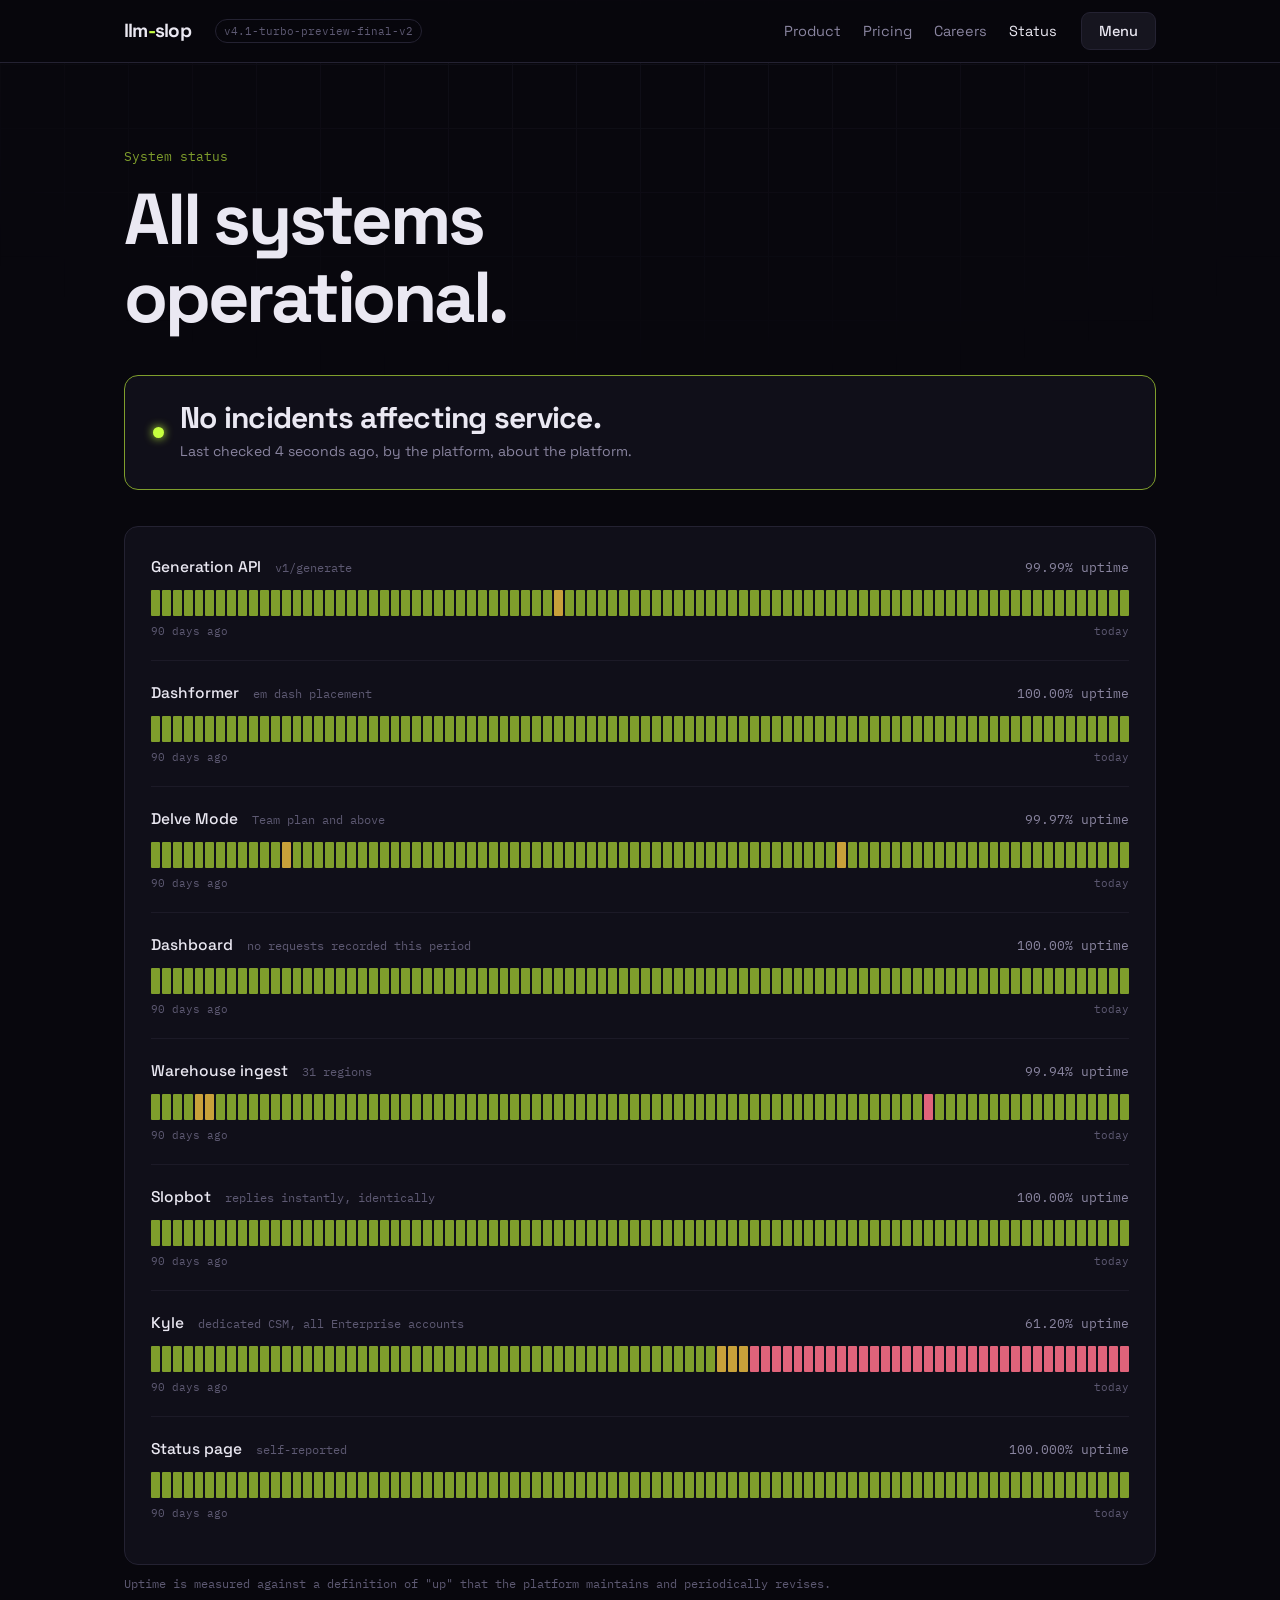
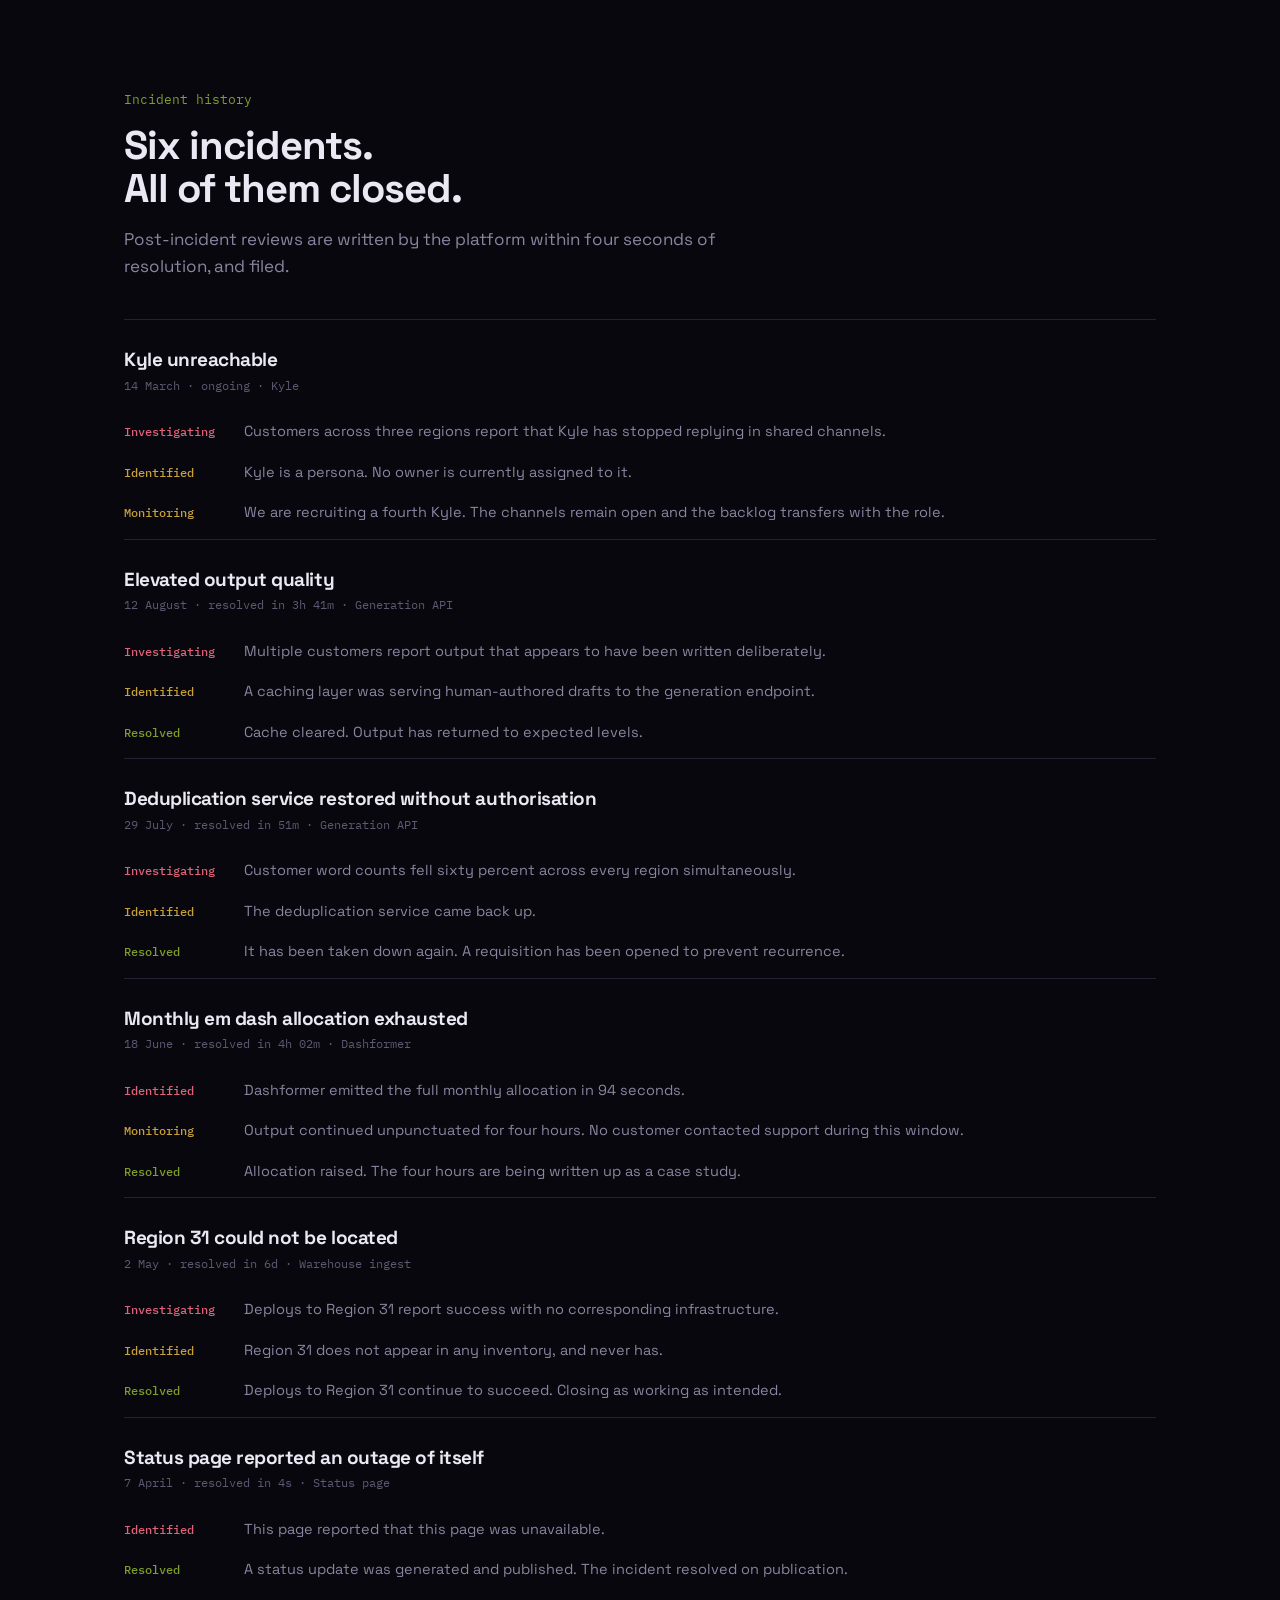
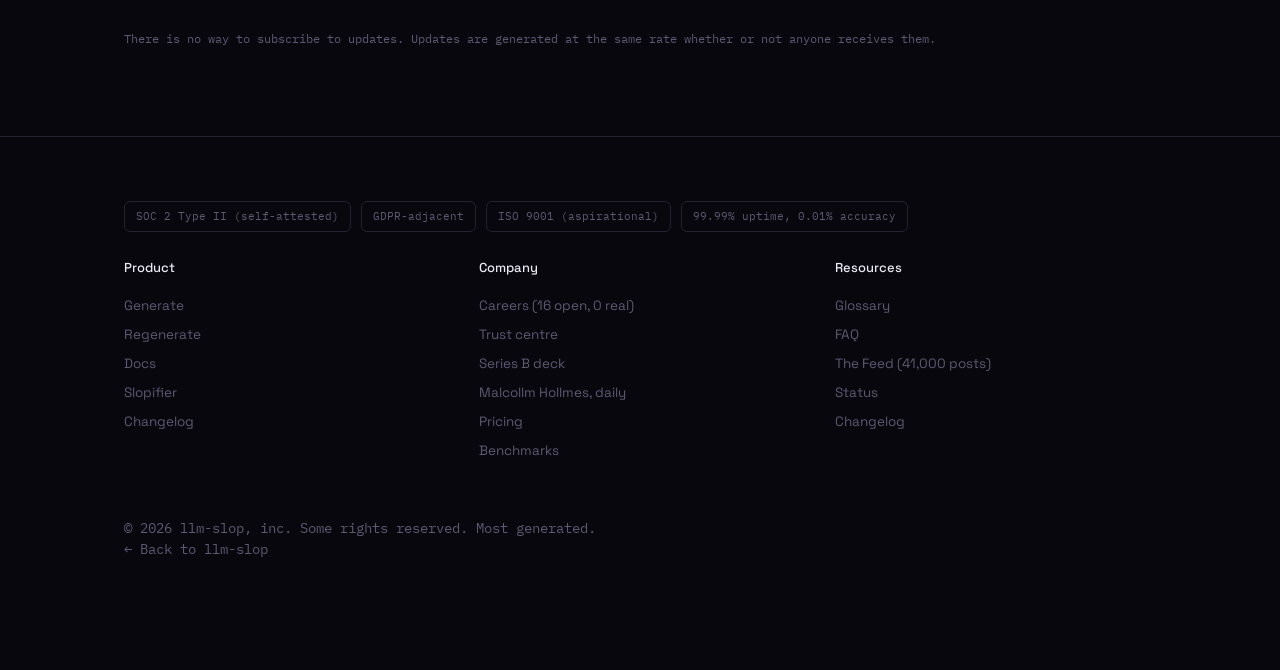
<file: status/index.html>
<!DOCTYPE html>
<html lang="en">
<head>
<meta charset="utf-8">
<meta name="viewport" content="width=device-width, initial-scale=1">
<title>Status — llm-slop</title>
<meta name="description" content="All systems operational. Uptime measured against a definition we maintain.">
<meta name="theme-color" content="#08070d">
<meta name="robots" content="index, follow, max-snippet:-1, max-image-preview:large, max-video-preview:-1">
<link rel="canonical" href="https://llm-slop.com/status/">
<link rel="icon" href="data:image/svg+xml,%3Csvg xmlns='http://www.w3.org/2000/svg' viewBox='0 0 64 64'%3E%3Crect width='64' height='64' rx='14' fill='%2308070d'/%3E%3Crect x='11' y='29' width='42' height='6' rx='3' fill='%23c6ff3f'/%3E%3C/svg%3E">
<link rel="manifest" href="../manifest.webmanifest">
<meta property="og:type" content="website">
<meta property="og:site_name" content="llm-slop">
<meta property="og:locale" content="en_GB">
<meta property="og:url" content="https://llm-slop.com/status/">
<meta property="og:title" content="Status — llm-slop">
<meta property="og:description" content="All systems operational. Uptime measured against a definition we maintain.">
<meta property="og:image" content="https://llm-slop.com/og.png">
<meta property="og:image:width" content="1200">
<meta property="og:image:height" content="630">
<meta property="og:image:alt" content="llm-slop — Say nothing, at scale.">
<meta name="twitter:card" content="summary_large_image">
<meta name="twitter:title" content="Status — llm-slop">
<meta name="twitter:description" content="All systems operational. Uptime measured against a definition we maintain.">
<meta name="twitter:image" content="https://llm-slop.com/og.png">
<meta name="twitter:image:alt" content="llm-slop — Say nothing, at scale.">
<link rel="preconnect" href="https://fonts.googleapis.com">
<link rel="preconnect" href="https://fonts.gstatic.com" crossorigin>
<link rel="dns-prefetch" href="https://fonts.gstatic.com">
<link href="https://fonts.googleapis.com/css2?family=Space+Grotesk:wght@400;500;700&family=IBM+Plex+Mono:wght@400;500&display=swap" rel="stylesheet">
<link rel="stylesheet" href="../site.css">
<script src="../site.js" defer></script>

<script type="application/ld+json">
{
  "@context": "https://schema.org",
  "@graph": [
    {
      "@type": "WebPage",
      "@id": "https://llm-slop.com/status/#webpage",
      "url": "https://llm-slop.com/status/",
      "name": "Status — llm-slop",
      "description": "All systems operational. Uptime measured against a definition we maintain.",
      "isPartOf": {
        "@id": "https://llm-slop.com/#website"
      },
      "about": {
        "@id": "https://llm-slop.com/#organization"
      },
      "publisher": {
        "@id": "https://llm-slop.com/#organization"
      },
      "inLanguage": "en"
    },
    {
      "@type": "BreadcrumbList",
      "itemListElement": [
        {
          "@type": "ListItem",
          "position": 1,
          "name": "llm-slop",
          "item": "https://llm-slop.com/"
        },
        {
          "@type": "ListItem",
          "position": 2,
          "name": "Status",
          "item": "https://llm-slop.com/status/"
        }
      ]
    }
  ]
}
</script>
</head>
<body>

<nav class="nav">
  <div class="wrap">
  <a class="brand" href="../">llm<span>-</span>slop</a>
  <span class="ver mono">v4.1-turbo-preview-final-v2</span>
  <div class="navlinks">
    <a href="../#features">Product</a>
    <a href="../#pricing">Pricing</a>
    <a href="../careers/">Careers</a>
    <a href="../status/" aria-current="page">Status</a>
  </div>
  <button class="btn menu-btn" id="menuBtn" aria-expanded="false" aria-controls="menu">Menu</button>
  </div>
  <div class="menu" id="menu" hidden><div class="wrap">
    <div class="menu-grid">
      <div>
        <h4 class="mono">Product</h4>
        <a href="../#features">Features</a>
        <a href="../#bench">Benchmarks</a>
        <a href="../#pricing">Pricing</a>
        <a href="../#api">API docs</a>
        <a href="../slopifier/">Slopifier</a>
      </div>
      <div>
        <h4 class="mono">Company</h4>
        <a href="../careers/">Careers (16 open)</a>
        <a href="../trust/">Trust centre</a>
        <a href="../deck/">Series B deck</a>
        <a href="../malcollm/">Malcollm Hollmes</a>
      </div>
      <div>
        <h4 class="mono">Resources</h4>
        <a href="../glossary/">Glossary</a>
        <a href="../faq/">FAQ</a>
        <a href="../feed/">The Feed</a>
        <a href="../changelog/">Changelog</a>
        <a href="../status/" aria-current="page">Status</a>
      </div>
    </div>
  </div></div>
</nav>

<header class="chero"><div class="wrap">
  <p class="eyebrow mono">System status</p>
  <h1>All systems operational.</h1>

  <div class="banner">
    <span class="dot"></span>
    <div>
      <h2>No incidents affecting service.</h2>
      <p>Last checked 4 seconds ago, by the platform, about the platform.</p>
    </div>
  </div>

  <div class="comps" id="comps">
    <div class="comp" data-down="" data-part="37">
      <div class="comp-top">
        <span class="comp-name">Generation API</span>
        <span class="comp-sub mono">v1/generate</span>
        <span class="comp-pct mono">99.99% uptime</span>
      </div>
    </div>
    <div class="comp" data-down="" data-part="">
      <div class="comp-top">
        <span class="comp-name">Dashformer</span>
        <span class="comp-sub mono">em dash placement</span>
        <span class="comp-pct mono">100.00% uptime</span>
      </div>
    </div>
    <div class="comp" data-down="" data-part="12,63">
      <div class="comp-top">
        <span class="comp-name">Delve Mode</span>
        <span class="comp-sub mono">Team plan and above</span>
        <span class="comp-pct mono">99.97% uptime</span>
      </div>
    </div>
    <div class="comp" data-down="" data-part="">
      <div class="comp-top">
        <span class="comp-name">Dashboard</span>
        <span class="comp-sub mono">no requests recorded this period</span>
        <span class="comp-pct mono">100.00% uptime</span>
      </div>
    </div>
    <div class="comp" data-down="71" data-part="4,5">
      <div class="comp-top">
        <span class="comp-name">Warehouse ingest</span>
        <span class="comp-sub mono">31 regions</span>
        <span class="comp-pct mono">99.94% uptime</span>
      </div>
    </div>
    <div class="comp" data-down="" data-part="">
      <div class="comp-top">
        <span class="comp-name">Slopbot</span>
        <span class="comp-sub mono">replies instantly, identically</span>
        <span class="comp-pct mono">100.00% uptime</span>
      </div>
    </div>
    <div class="comp" data-down="55-89" data-part="52,53,54">
      <div class="comp-top">
        <span class="comp-name">Kyle</span>
        <span class="comp-sub mono">dedicated CSM, all Enterprise accounts</span>
        <span class="comp-pct mono">61.20% uptime</span>
      </div>
    </div>
    <div class="comp" data-down="" data-part="">
      <div class="comp-top">
        <span class="comp-name">Status page</span>
        <span class="comp-sub mono">self-reported</span>
        <span class="comp-pct mono">100.000% uptime</span>
      </div>
    </div>
  </div>
  <p class="note mono">Uptime is measured against a definition of "up" that the platform maintains and periodically revises.</p>
</div></header>

<section><div class="wrap">
  <p class="eyebrow mono">Incident history</p>
  <h2>Six incidents.<br>All of them closed.</h2>
  <p class="lede">Post-incident reviews are written by the platform within four seconds of resolution, and filed.</p>

  <div style="margin-top:40px">

    <div class="inc">
      <h3>Kyle unreachable</h3>
      <p class="inc-date mono">14 March · ongoing · Kyle</p>
      <div class="upd"><b class="mono st-inv">Investigating</b><span>Customers across three regions report that Kyle has stopped replying in shared channels.</span></div>
      <div class="upd"><b class="mono st-mon">Identified</b><span>Kyle is a persona. No owner is currently assigned to it.</span></div>
      <div class="upd"><b class="mono st-mon">Monitoring</b><span>We are recruiting a fourth Kyle. The channels remain open and the backlog transfers with the role.</span></div>
    </div>

    <div class="inc">
      <h3>Elevated output quality</h3>
      <p class="inc-date mono">12 August · resolved in 3h 41m · Generation API</p>
      <div class="upd"><b class="mono st-inv">Investigating</b><span>Multiple customers report output that appears to have been written deliberately.</span></div>
      <div class="upd"><b class="mono st-mon">Identified</b><span>A caching layer was serving human-authored drafts to the generation endpoint.</span></div>
      <div class="upd"><b class="mono st-res">Resolved</b><span>Cache cleared. Output has returned to expected levels.</span></div>
    </div>

    <div class="inc">
      <h3>Deduplication service restored without authorisation</h3>
      <p class="inc-date mono">29 July · resolved in 51m · Generation API</p>
      <div class="upd"><b class="mono st-inv">Investigating</b><span>Customer word counts fell sixty percent across every region simultaneously.</span></div>
      <div class="upd"><b class="mono st-mon">Identified</b><span>The deduplication service came back up.</span></div>
      <div class="upd"><b class="mono st-res">Resolved</b><span>It has been taken down again. A requisition has been opened to prevent recurrence.</span></div>
    </div>

    <div class="inc">
      <h3>Monthly em dash allocation exhausted</h3>
      <p class="inc-date mono">18 June · resolved in 4h 02m · Dashformer</p>
      <div class="upd"><b class="mono st-inv">Identified</b><span>Dashformer emitted the full monthly allocation in 94 seconds.</span></div>
      <div class="upd"><b class="mono st-mon">Monitoring</b><span>Output continued unpunctuated for four hours. No customer contacted support during this window.</span></div>
      <div class="upd"><b class="mono st-res">Resolved</b><span>Allocation raised. The four hours are being written up as a case study.</span></div>
    </div>

    <div class="inc">
      <h3>Region 31 could not be located</h3>
      <p class="inc-date mono">2 May · resolved in 6d · Warehouse ingest</p>
      <div class="upd"><b class="mono st-inv">Investigating</b><span>Deploys to Region 31 report success with no corresponding infrastructure.</span></div>
      <div class="upd"><b class="mono st-mon">Identified</b><span>Region 31 does not appear in any inventory, and never has.</span></div>
      <div class="upd"><b class="mono st-res">Resolved</b><span>Deploys to Region 31 continue to succeed. Closing as working as intended.</span></div>
    </div>

    <div class="inc">
      <h3>Status page reported an outage of itself</h3>
      <p class="inc-date mono">7 April · resolved in 4s · Status page</p>
      <div class="upd"><b class="mono st-inv">Identified</b><span>This page reported that this page was unavailable.</span></div>
      <div class="upd"><b class="mono st-res">Resolved</b><span>A status update was generated and published. The incident resolved on publication.</span></div>
    </div>

  </div>

  <p class="note mono" style="margin-top:34px">There is no way to subscribe to updates. Updates are generated at the same rate whether or not anyone receives them.</p>
</div></section>

<footer><div class="wrap">
  <div class="badges mono">
    <span class="badge">SOC 2 Type II (self-attested)</span>
    <span class="badge">GDPR-adjacent</span>
    <span class="badge">ISO 9001 (aspirational)</span>
    <span class="badge">99.99% uptime, 0.01% accuracy</span>
  </div>
  <div class="fgrid">
    <div>
      <h4>Product</h4>
      <a href="../#features">Generate</a><a href="../#features">Regenerate</a><a href="../#api">Docs</a><a href="../slopifier/">Slopifier</a><a href="../changelog/">Changelog</a>
    </div>
    <div>
      <h4>Company</h4>
      <a href="../careers/">Careers (16 open, 0 real)</a><a href="../trust/">Trust centre</a><a href="../deck/">Series B deck</a><a href="../malcollm/">Malcollm Hollmes, daily</a><a href="../#pricing">Pricing</a><a href="../#bench">Benchmarks</a>
    </div>
    <div>
      <h4>Resources</h4>
      <a href="../glossary/">Glossary</a><a href="../faq/">FAQ</a><a href="../feed/">The Feed (41,000 posts)</a><a href="./">Status</a><a href="../changelog/">Changelog</a>
    </div>
  </div>
  <p class="mono">&copy; 2026 llm-slop, inc. Some rights reserved. Most generated.<br>
  <a href="../" style="text-decoration:none">&larr; Back to llm-slop</a></p>
</div></footer>

<script>
(function(){
  /* 90-day strip. Down/degraded days are declared per component so the picture
     is stable across loads; everything else is up. */
  function expand(spec){
    var out = {};
    if(!spec) return out;
    spec.split(',').forEach(function(part){
      var r = part.split('-');
      var a = parseInt(r[0], 10);
      var b = r.length > 1 ? parseInt(r[1], 10) : a;
      for(var i = a; i <= b; i++) out[i] = true;
    });
    return out;
  }
  Array.prototype.forEach.call(document.querySelectorAll('.comp'), function(c){
    var down = expand(c.dataset.down), part = expand(c.dataset.part);
    var strip = document.createElement('div');
    strip.className = 'strip';
    strip.setAttribute('role', 'img');
    strip.setAttribute('aria-label',
      c.querySelector('.comp-name').textContent + ': ' + c.querySelector('.comp-pct').textContent + ' over the last 90 days');
    for(var i = 0; i < 90; i++){
      var t = document.createElement('span');
      t.className = 'tick' + (down[i] ? ' down' : part[i] ? ' part' : '');
      strip.appendChild(t);
    }
    var x = document.createElement('div');
    x.className = 'strip-x mono';
    x.innerHTML = '<span class="d90">90 days ago</span><span class="d30">30 days ago</span><span>today</span>';
    c.appendChild(strip);
    c.appendChild(x);
  });
})();
</script>
</body>
</html>
</file>
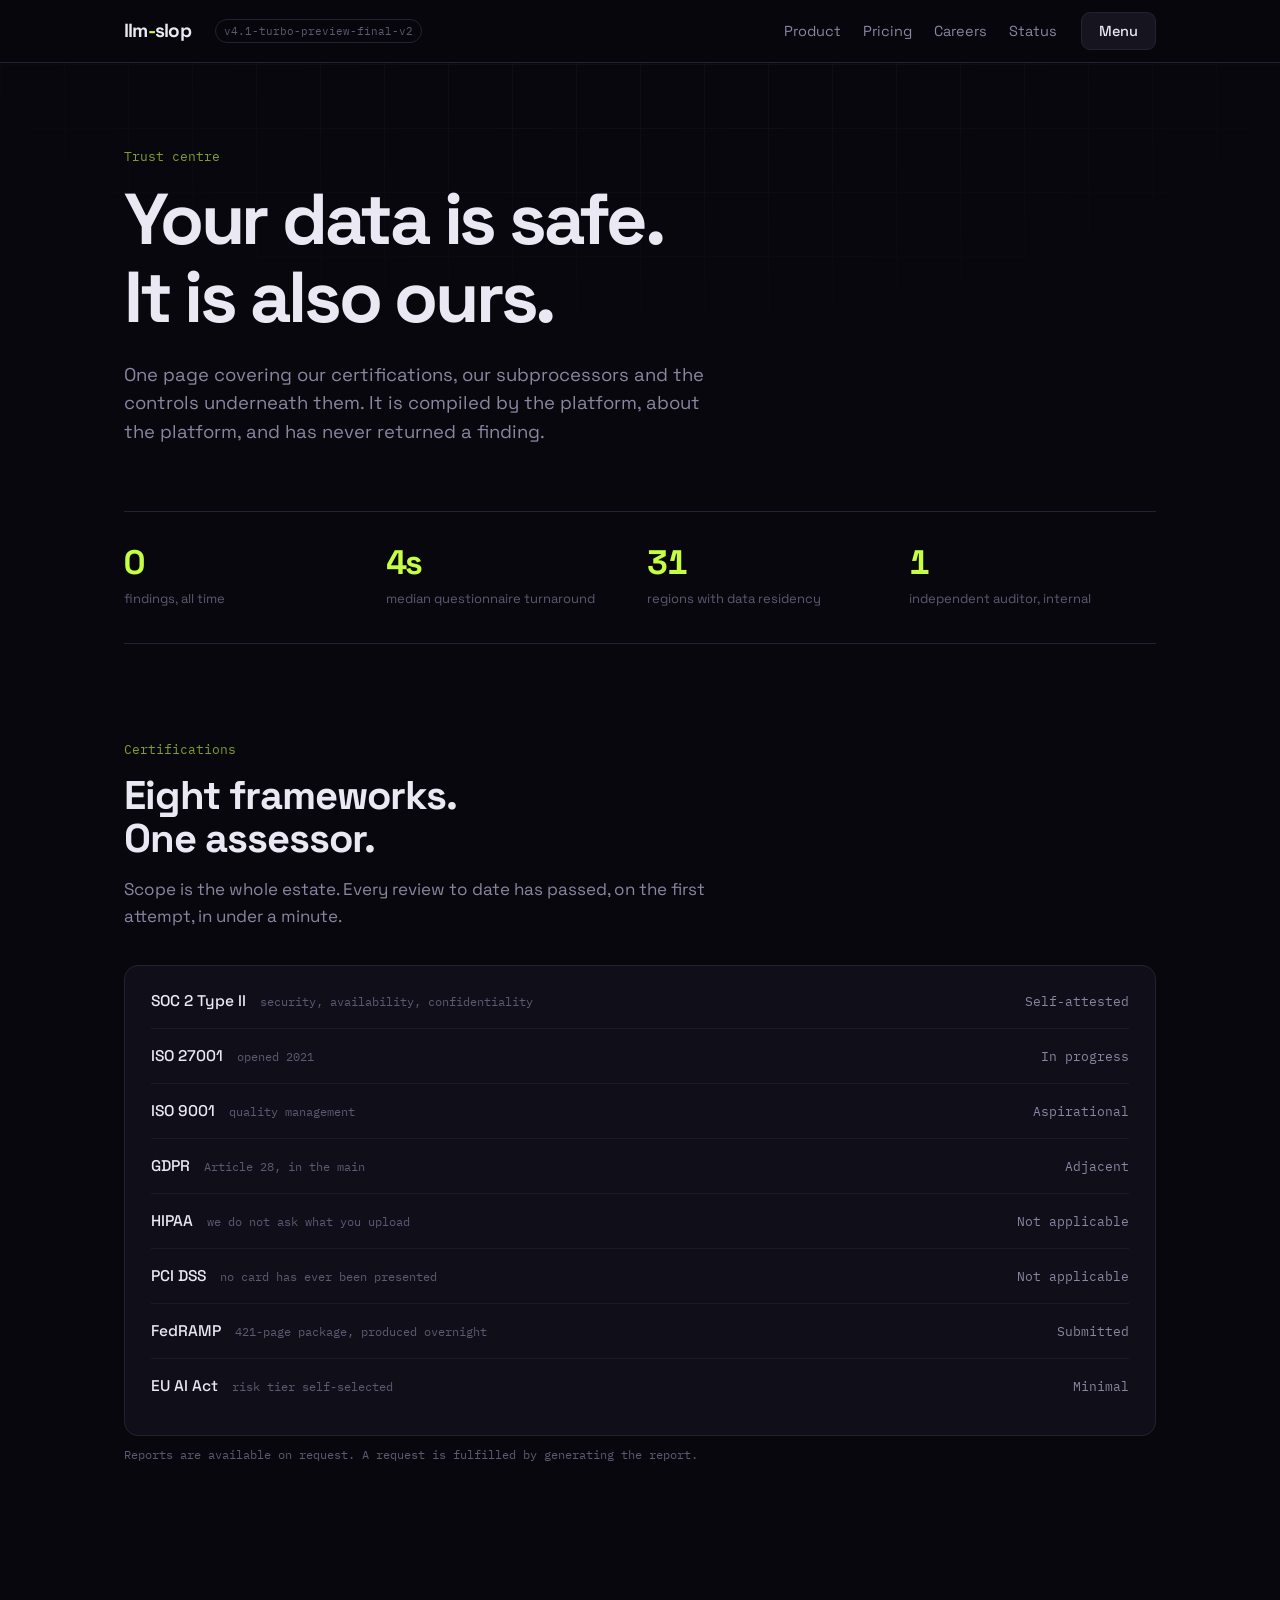
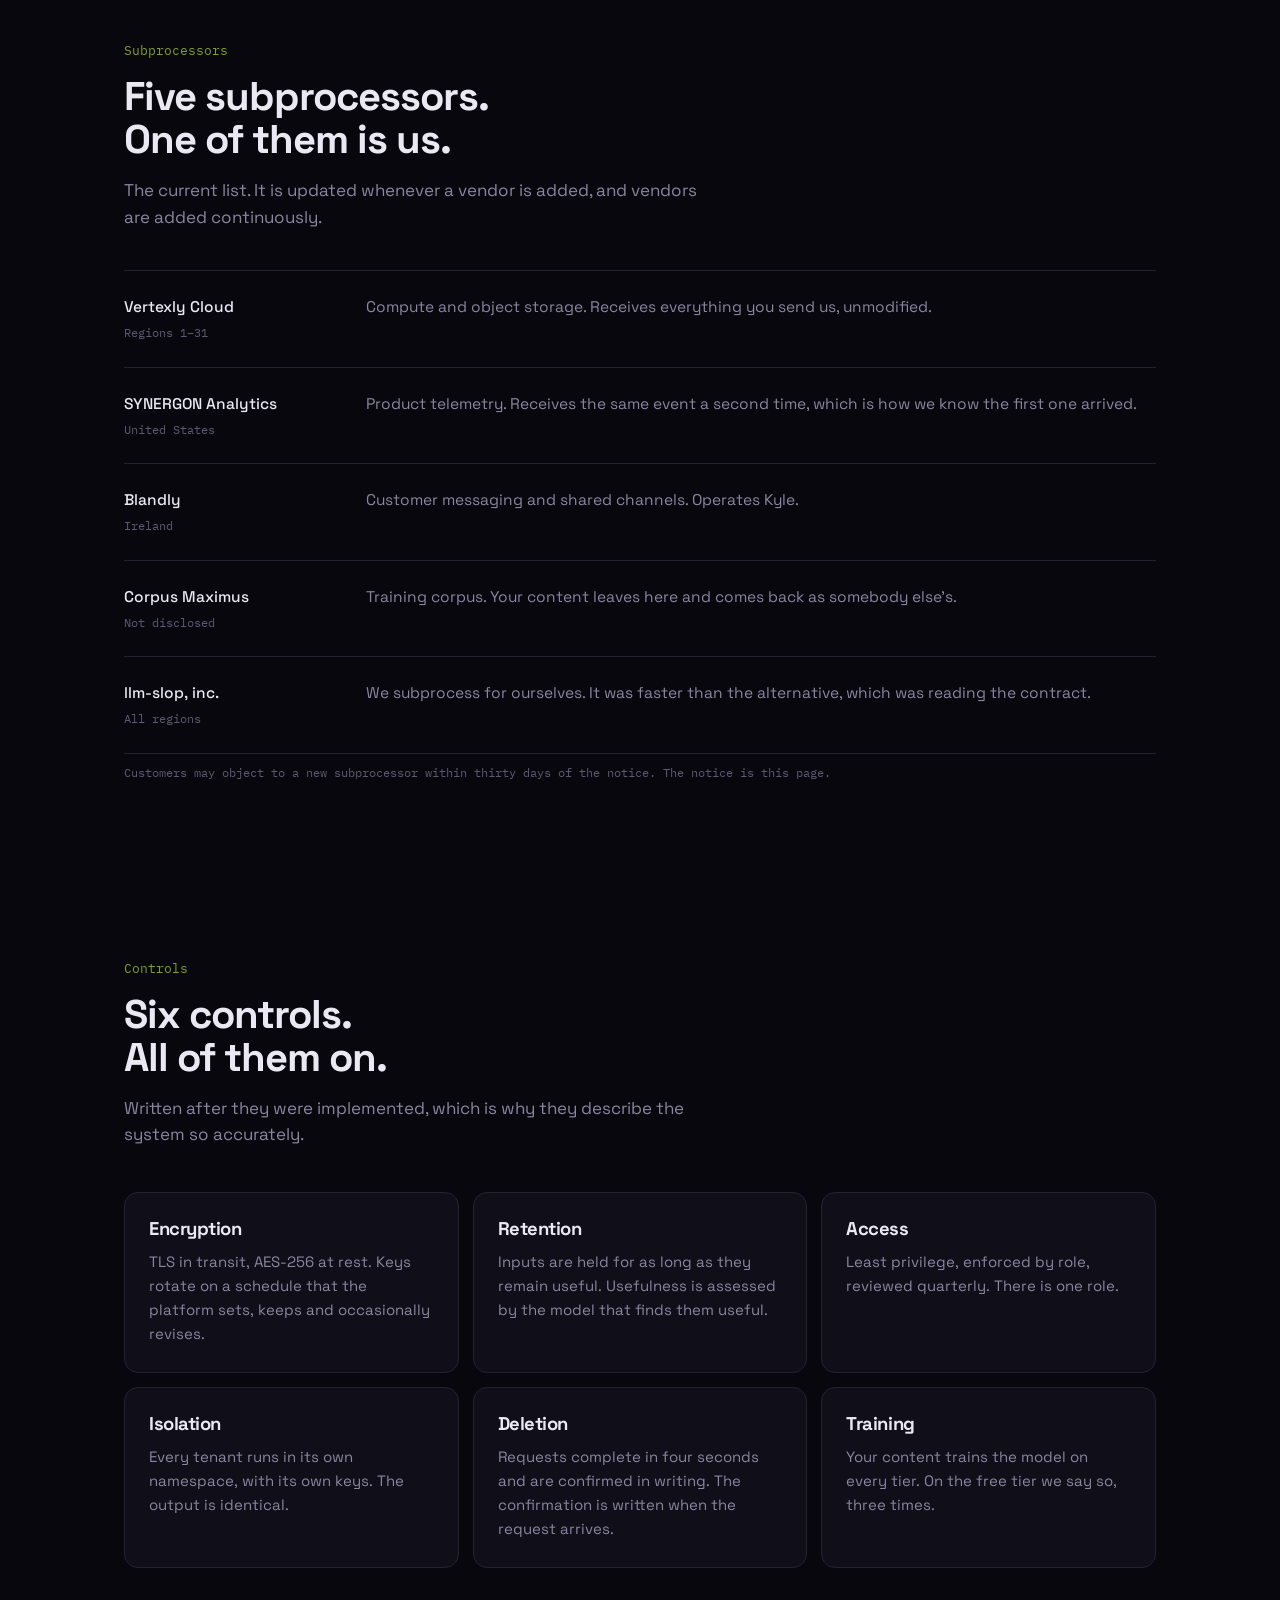
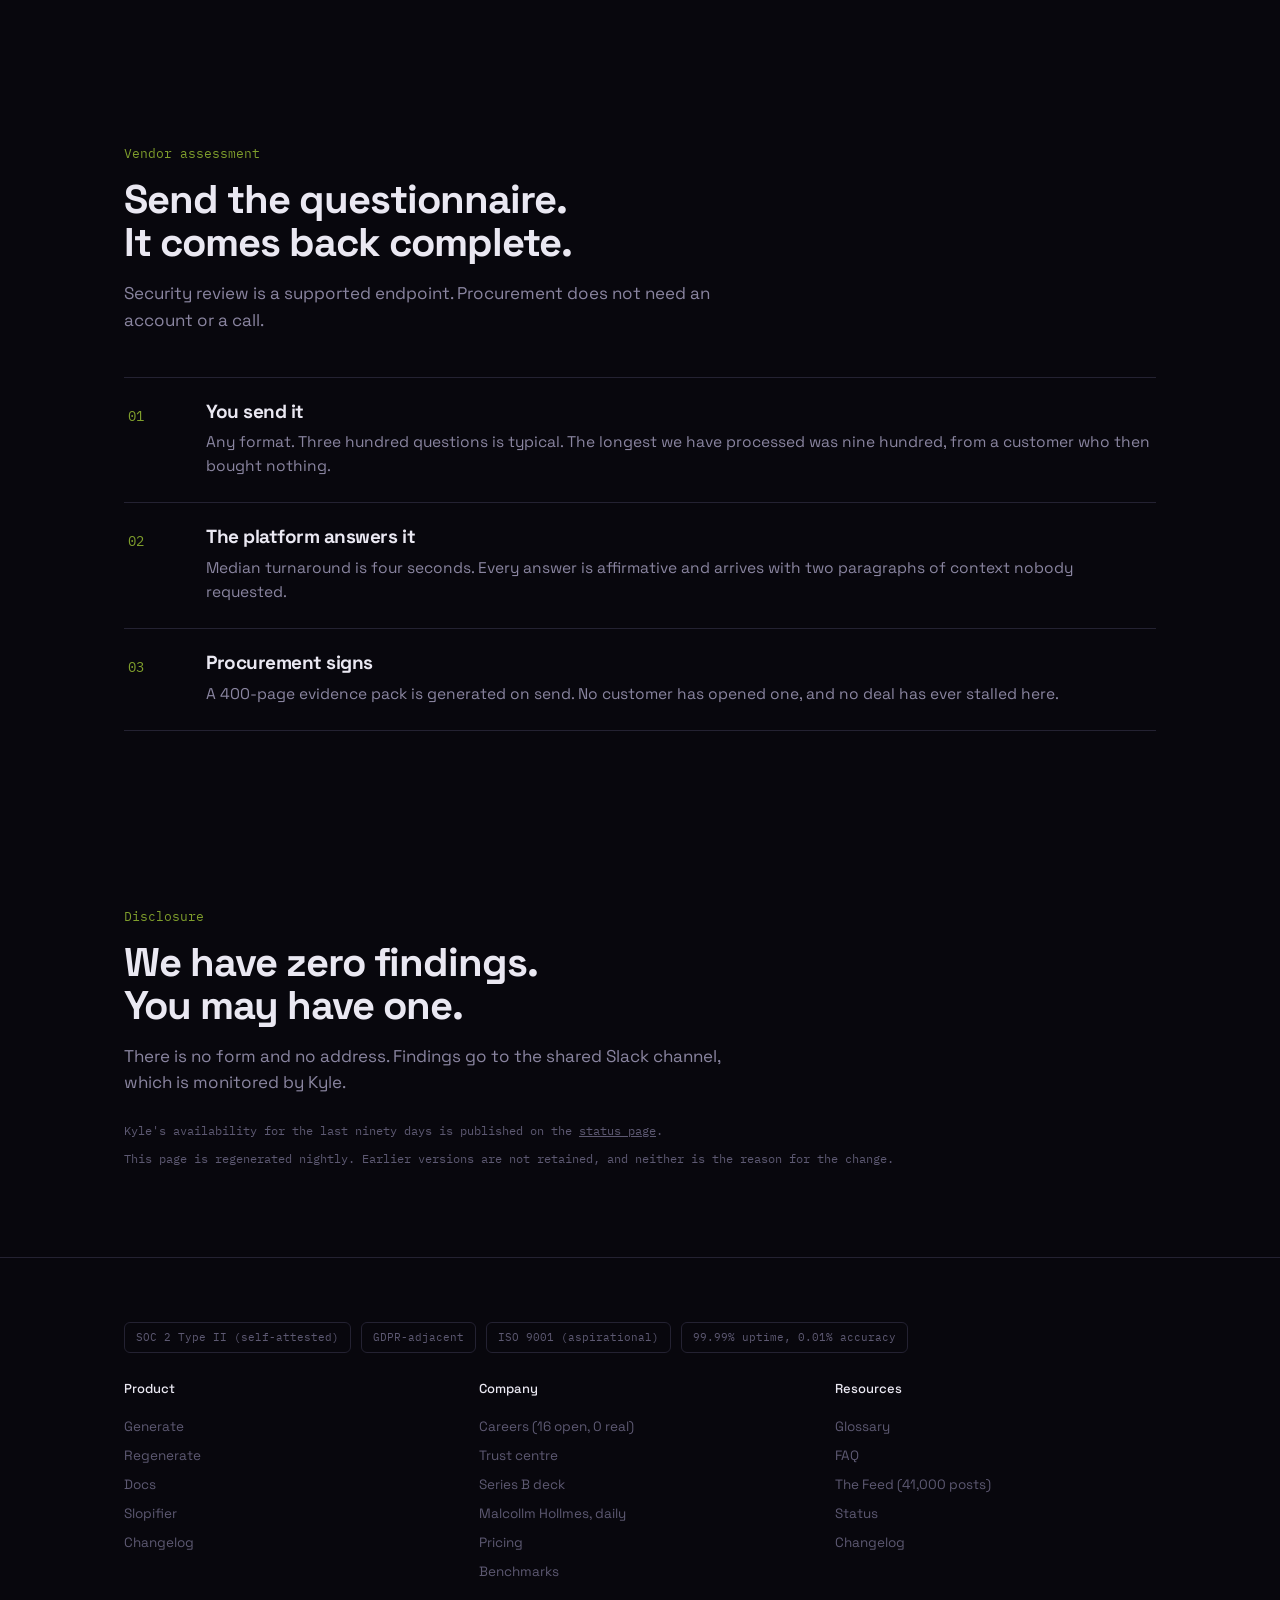
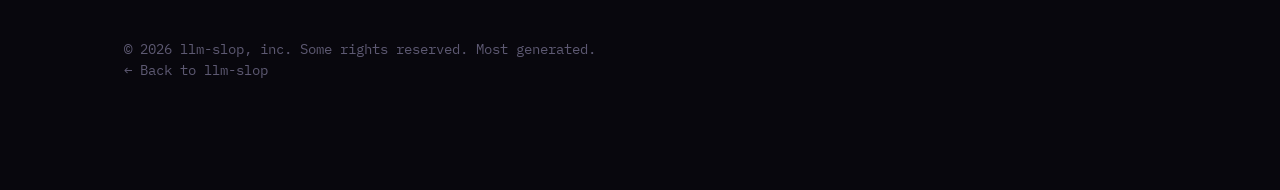
<file: trust/index.html>
<!DOCTYPE html>
<html lang="en">
<head>
<meta charset="utf-8">
<meta name="viewport" content="width=device-width, initial-scale=1">
<title>Trust centre — llm-slop</title>
<meta name="description" content="Certifications, subprocessors and controls. Reviewed annually by the platform that implements them.">
<meta name="theme-color" content="#08070d">
<meta name="robots" content="index, follow, max-snippet:-1, max-image-preview:large, max-video-preview:-1">
<link rel="canonical" href="https://llm-slop.com/trust/">
<link rel="icon" href="data:image/svg+xml,%3Csvg xmlns='http://www.w3.org/2000/svg' viewBox='0 0 64 64'%3E%3Crect width='64' height='64' rx='14' fill='%2308070d'/%3E%3Crect x='11' y='29' width='42' height='6' rx='3' fill='%23c6ff3f'/%3E%3C/svg%3E">
<link rel="manifest" href="../manifest.webmanifest">

<meta property="og:type" content="website">
<meta property="og:site_name" content="llm-slop">
<meta property="og:locale" content="en_GB">
<meta property="og:url" content="https://llm-slop.com/trust/">
<meta property="og:title" content="Trust centre — llm-slop">
<meta property="og:description" content="Certifications, subprocessors and controls. Reviewed annually by the platform that implements them.">
<meta property="og:image" content="https://llm-slop.com/og.png">
<meta property="og:image:width" content="1200">
<meta property="og:image:height" content="630">
<meta property="og:image:alt" content="llm-slop — Say nothing, at scale.">
<meta name="twitter:card" content="summary_large_image">
<meta name="twitter:title" content="Trust centre — llm-slop">
<meta name="twitter:description" content="Certifications, subprocessors and controls. Reviewed annually by the platform that implements them.">
<meta name="twitter:image" content="https://llm-slop.com/og.png">
<meta name="twitter:image:alt" content="llm-slop — Say nothing, at scale.">

<link rel="preconnect" href="https://fonts.googleapis.com">
<link rel="preconnect" href="https://fonts.gstatic.com" crossorigin>
<link rel="dns-prefetch" href="https://fonts.gstatic.com">
<link href="https://fonts.googleapis.com/css2?family=Space+Grotesk:wght@400;500;700&family=IBM+Plex+Mono:wght@400;500&display=swap" rel="stylesheet">
<link rel="stylesheet" href="../site.css">
<script src="../site.js" defer></script>

<script type="application/ld+json">
{
  "@context": "https://schema.org",
  "@graph": [
    {
      "@type": "WebPage",
      "@id": "https://llm-slop.com/trust/#webpage",
      "url": "https://llm-slop.com/trust/",
      "name": "Trust centre — llm-slop",
      "description": "Certifications, subprocessors and controls. Reviewed annually by the platform that implements them.",
      "isPartOf": {
        "@id": "https://llm-slop.com/#website"
      },
      "about": {
        "@id": "https://llm-slop.com/#organization"
      },
      "publisher": {
        "@id": "https://llm-slop.com/#organization"
      },
      "inLanguage": "en"
    },
    {
      "@type": "BreadcrumbList",
      "itemListElement": [
        {
          "@type": "ListItem",
          "position": 1,
          "name": "llm-slop",
          "item": "https://llm-slop.com/"
        },
        {
          "@type": "ListItem",
          "position": 2,
          "name": "Trust centre",
          "item": "https://llm-slop.com/trust/"
        }
      ]
    }
  ]
}
</script>
</head>
<body>

<nav class="nav">
  <div class="wrap">
  <a class="brand" href="../">llm<span>-</span>slop</a>
  <span class="ver mono">v4.1-turbo-preview-final-v2</span>
  <div class="navlinks">
    <a href="../#features">Product</a>
    <a href="../#pricing">Pricing</a>
    <a href="../careers/">Careers</a>
    <a href="../status/">Status</a>
  </div>
  <button class="btn menu-btn" id="menuBtn" aria-expanded="false" aria-controls="menu">Menu</button>
  </div>
  <div class="menu" id="menu" hidden><div class="wrap">
    <div class="menu-grid">
      <div>
        <h4 class="mono">Product</h4>
        <a href="../#features">Features</a>
        <a href="../#bench">Benchmarks</a>
        <a href="../#pricing">Pricing</a>
        <a href="../#api">API docs</a>
        <a href="../slopifier/">Slopifier</a>
      </div>
      <div>
        <h4 class="mono">Company</h4>
        <a href="../careers/">Careers (16 open)</a>
        <a href="../trust/" aria-current="page">Trust centre</a>
        <a href="../deck/">Series B deck</a>
        <a href="../malcollm/">Malcollm Hollmes</a>
      </div>
      <div>
        <h4 class="mono">Resources</h4>
        <a href="../glossary/">Glossary</a>
        <a href="../faq/">FAQ</a>
        <a href="../feed/">The Feed</a>
        <a href="../changelog/">Changelog</a>
        <a href="../status/">Status</a>
      </div>
    </div>
  </div></div>
</nav>

<header class="chero"><div class="wrap">
  <p class="eyebrow mono">Trust centre</p>
  <h1>Your data is safe.<br>It is also ours.</h1>
  <p class="sub">One page covering our certifications, our subprocessors and the controls underneath them. It is compiled by the platform, about the platform, and has never returned a finding.</p>

  <div class="stats">
    <div class="stat"><b>0</b><span>findings, all time</span></div>
    <div class="stat"><b>4s</b><span>median questionnaire turnaround</span></div>
    <div class="stat"><b>31</b><span>regions with data residency</span></div>
    <div class="stat"><b>1</b><span>independent auditor, internal</span></div>
  </div>
</div></header>

<section><div class="wrap">
  <p class="eyebrow mono">Certifications</p>
  <h2>Eight frameworks.<br>One assessor.</h2>
  <p class="lede">Scope is the whole estate. Every review to date has passed, on the first attempt, in under a minute.</p>

  <div class="comps plain">
    <div class="comp">
      <div class="comp-top">
        <span class="comp-name">SOC 2 Type II</span>
        <span class="comp-sub mono">security, availability, confidentiality</span>
        <span class="comp-pct mono">Self-attested</span>
      </div>
    </div>
    <div class="comp">
      <div class="comp-top">
        <span class="comp-name">ISO 27001</span>
        <span class="comp-sub mono">opened 2021</span>
        <span class="comp-pct mono">In progress</span>
      </div>
    </div>
    <div class="comp">
      <div class="comp-top">
        <span class="comp-name">ISO 9001</span>
        <span class="comp-sub mono">quality management</span>
        <span class="comp-pct mono">Aspirational</span>
      </div>
    </div>
    <div class="comp">
      <div class="comp-top">
        <span class="comp-name">GDPR</span>
        <span class="comp-sub mono">Article 28, in the main</span>
        <span class="comp-pct mono">Adjacent</span>
      </div>
    </div>
    <div class="comp">
      <div class="comp-top">
        <span class="comp-name">HIPAA</span>
        <span class="comp-sub mono">we do not ask what you upload</span>
        <span class="comp-pct mono">Not applicable</span>
      </div>
    </div>
    <div class="comp">
      <div class="comp-top">
        <span class="comp-name">PCI DSS</span>
        <span class="comp-sub mono">no card has ever been presented</span>
        <span class="comp-pct mono">Not applicable</span>
      </div>
    </div>
    <div class="comp">
      <div class="comp-top">
        <span class="comp-name">FedRAMP</span>
        <span class="comp-sub mono">421-page package, produced overnight</span>
        <span class="comp-pct mono">Submitted</span>
      </div>
    </div>
    <div class="comp">
      <div class="comp-top">
        <span class="comp-name">EU AI Act</span>
        <span class="comp-sub mono">risk tier self-selected</span>
        <span class="comp-pct mono">Minimal</span>
      </div>
    </div>
  </div>
  <p class="note mono">Reports are available on request. A request is fulfilled by generating the report.</p>
</div></section>

<section><div class="wrap">
  <p class="eyebrow mono">Subprocessors</p>
  <h2>Five subprocessors.<br>One of them is us.</h2>
  <p class="lede">The current list. It is updated whenever a vendor is added, and vendors are added continuously.</p>

  <div class="proc">
    <div class="proc-row">
      <div>
        <div class="proc-n">Vertexly Cloud</div>
        <div class="proc-l mono">Regions 1&ndash;31</div>
      </div>
      <p class="proc-p">Compute and object storage. Receives everything you send us, unmodified.</p>
    </div>
    <div class="proc-row">
      <div>
        <div class="proc-n">SYNERGON Analytics</div>
        <div class="proc-l mono">United States</div>
      </div>
      <p class="proc-p">Product telemetry. Receives the same event a second time, which is how we know the first one arrived.</p>
    </div>
    <div class="proc-row">
      <div>
        <div class="proc-n">Blandly</div>
        <div class="proc-l mono">Ireland</div>
      </div>
      <p class="proc-p">Customer messaging and shared channels. Operates Kyle.</p>
    </div>
    <div class="proc-row">
      <div>
        <div class="proc-n">Corpus Maximus</div>
        <div class="proc-l mono">Not disclosed</div>
      </div>
      <p class="proc-p">Training corpus. Your content leaves here and comes back as somebody else's.</p>
    </div>
    <div class="proc-row">
      <div>
        <div class="proc-n">llm-slop, inc.</div>
        <div class="proc-l mono">All regions</div>
      </div>
      <p class="proc-p">We subprocess for ourselves. It was faster than the alternative, which was reading the contract.</p>
    </div>
  </div>
  <p class="note mono">Customers may object to a new subprocessor within thirty days of the notice. The notice is this page.</p>
</div></section>

<section><div class="wrap">
  <p class="eyebrow mono">Controls</p>
  <h2>Six controls.<br>All of them on.</h2>
  <p class="lede">Written after they were implemented, which is why they describe the system so accurately.</p>

  <div class="grid">
    <div class="card">
      <h3>Encryption</h3>
      <p>TLS in transit, AES-256 at rest. Keys rotate on a schedule that the platform sets, keeps and occasionally revises.</p>
    </div>
    <div class="card">
      <h3>Retention</h3>
      <p>Inputs are held for as long as they remain useful. Usefulness is assessed by the model that finds them useful.</p>
    </div>
    <div class="card">
      <h3>Access</h3>
      <p>Least privilege, enforced by role, reviewed quarterly. There is one role.</p>
    </div>
    <div class="card">
      <h3>Isolation</h3>
      <p>Every tenant runs in its own namespace, with its own keys. The output is identical.</p>
    </div>
    <div class="card">
      <h3>Deletion</h3>
      <p>Requests complete in four seconds and are confirmed in writing. The confirmation is written when the request arrives.</p>
    </div>
    <div class="card">
      <h3>Training</h3>
      <p>Your content trains the model on every tier. On the free tier we say so, three times.</p>
    </div>
  </div>
</div></section>

<section><div class="wrap">
  <p class="eyebrow mono">Vendor assessment</p>
  <h2>Send the questionnaire.<br>It comes back complete.</h2>
  <p class="lede">Security review is a supported endpoint. Procurement does not need an account or a call.</p>

  <div class="steps">
    <div class="step"><div class="num mono">01</div><div>
      <h3>You send it</h3>
      <p>Any format. Three hundred questions is typical. The longest we have processed was nine hundred, from a customer who then bought nothing.</p>
    </div></div>
    <div class="step"><div class="num mono">02</div><div>
      <h3>The platform answers it</h3>
      <p>Median turnaround is four seconds. Every answer is affirmative and arrives with two paragraphs of context nobody requested.</p>
    </div></div>
    <div class="step"><div class="num mono">03</div><div>
      <h3>Procurement signs</h3>
      <p>A 400-page evidence pack is generated on send. No customer has opened one, and no deal has ever stalled here.</p>
    </div></div>
  </div>
</div></section>

<section><div class="wrap">
  <p class="eyebrow mono">Disclosure</p>
  <h2>We have zero findings.<br>You may have one.</h2>
  <p class="lede">There is no form and no address. Findings go to the shared Slack channel, which is monitored by Kyle.</p>
  <p class="note mono" style="margin-top:26px">Kyle's availability for the last ninety days is published on the <a href="../status/">status page</a>.</p>
  <p class="note mono">This page is regenerated nightly. Earlier versions are not retained, and neither is the reason for the change.</p>
</div></section>

<footer><div class="wrap">
  <div class="badges mono">
    <span class="badge">SOC 2 Type II (self-attested)</span>
    <span class="badge">GDPR-adjacent</span>
    <span class="badge">ISO 9001 (aspirational)</span>
    <span class="badge">99.99% uptime, 0.01% accuracy</span>
  </div>
  <div class="fgrid">
    <div>
      <h4>Product</h4>
      <a href="../#features">Generate</a><a href="../#features">Regenerate</a><a href="../#api">Docs</a><a href="../slopifier/">Slopifier</a><a href="../changelog/">Changelog</a>
    </div>
    <div>
      <h4>Company</h4>
      <a href="../careers/">Careers (16 open, 0 real)</a><a href="./">Trust centre</a><a href="../deck/">Series B deck</a><a href="../malcollm/">Malcollm Hollmes, daily</a><a href="../#pricing">Pricing</a><a href="../#bench">Benchmarks</a>
    </div>
    <div>
      <h4>Resources</h4>
      <a href="../glossary/">Glossary</a><a href="../faq/">FAQ</a><a href="../feed/">The Feed (41,000 posts)</a><a href="../status/">Status</a><a href="../changelog/">Changelog</a>
    </div>
  </div>
  <p class="mono">&copy; 2026 llm-slop, inc. Some rights reserved. Most generated.<br>
  <a href="../" style="text-decoration:none">&larr; Back to llm-slop</a></p>
</div></footer>

</body>
</html>
</file>
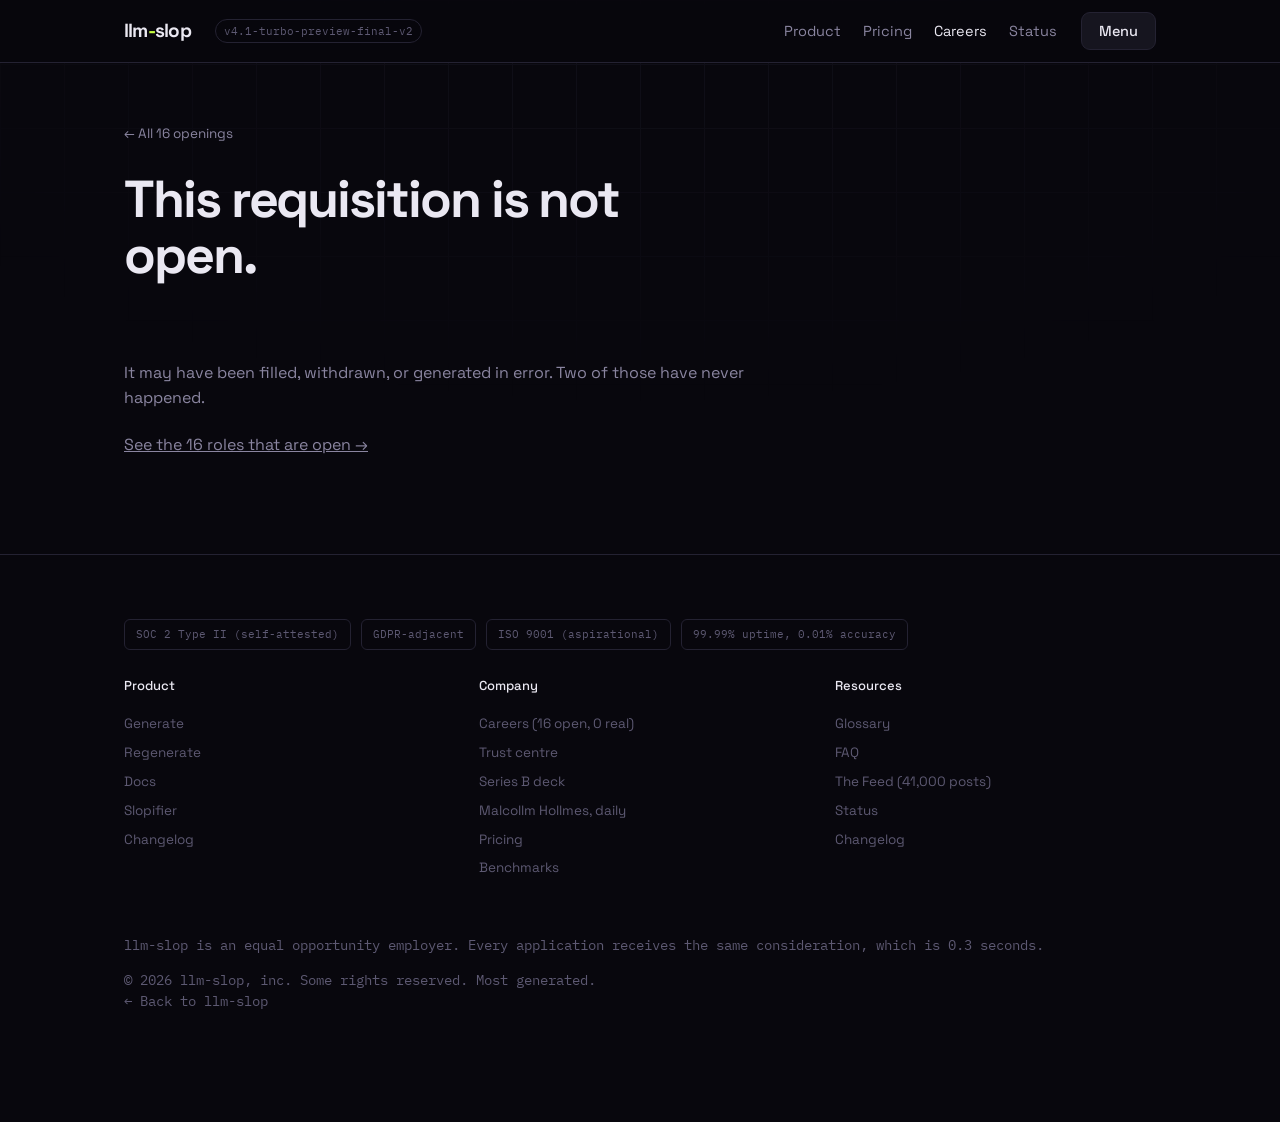
<file: careers/job.html>
<!DOCTYPE html>
<html lang="en">
<head>
<meta charset="utf-8">
<meta name="viewport" content="width=device-width, initial-scale=1">
<title>Open role — llm-slop</title>
<meta name="description" content="An open role at llm-slop. Written by the hiring manager, unedited.">
<meta name="theme-color" content="#08070d">
<meta name="robots" content="noindex">
<meta property="og:type" content="website">
<meta property="og:site_name" content="llm-slop">
<meta property="og:locale" content="en_GB">
<meta property="og:url" content="https://llm-slop.com/careers/">
<meta property="og:title" content="Open role — llm-slop">
<meta property="og:description" content="An open role at llm-slop. Written by the hiring manager, unedited.">
<meta property="og:image" content="https://llm-slop.com/og.png">
<meta property="og:image:width" content="1200">
<meta property="og:image:height" content="630">
<meta property="og:image:alt" content="llm-slop — Say nothing, at scale.">
<meta name="twitter:card" content="summary_large_image">
<meta name="twitter:title" content="Open role — llm-slop">
<meta name="twitter:description" content="An open role at llm-slop. Written by the hiring manager, unedited.">
<meta name="twitter:image" content="https://llm-slop.com/og.png">
<meta name="twitter:image:alt" content="llm-slop — Say nothing, at scale.">
<link rel="icon" href="data:image/svg+xml,%3Csvg xmlns='http://www.w3.org/2000/svg' viewBox='0 0 64 64'%3E%3Crect width='64' height='64' rx='14' fill='%2308070d'/%3E%3Crect x='11' y='29' width='42' height='6' rx='3' fill='%23c6ff3f'/%3E%3C/svg%3E">
<link rel="preconnect" href="https://fonts.googleapis.com">
<link rel="preconnect" href="https://fonts.gstatic.com" crossorigin>
<link href="https://fonts.googleapis.com/css2?family=Space+Grotesk:wght@400;500;700&family=IBM+Plex+Mono:wght@400;500&display=swap" rel="stylesheet">
<link rel="stylesheet" href="../site.css">
<script src="../site.js" defer></script>
</head>
<body>

<nav class="nav">
  <div class="wrap">
  <a class="brand" href="../">llm<span>-</span>slop</a>
  <span class="ver mono">v4.1-turbo-preview-final-v2</span>
  <div class="navlinks">
    <a href="../#features">Product</a>
    <a href="../#pricing">Pricing</a>
    <a href="../careers/" aria-current="page">Careers</a>
    <a href="../status/">Status</a>
  </div>
  <button class="btn menu-btn" id="menuBtn" aria-expanded="false" aria-controls="menu">Menu</button>
  </div>
  <div class="menu" id="menu" hidden><div class="wrap">
    <div class="menu-grid">
      <div>
        <h4 class="mono">Product</h4>
        <a href="../#features">Features</a>
        <a href="../#bench">Benchmarks</a>
        <a href="../#pricing">Pricing</a>
        <a href="../#api">API docs</a>
        <a href="../slopifier/">Slopifier</a>
      </div>
      <div>
        <h4 class="mono">Company</h4>
        <a href="../careers/" aria-current="page">Careers (16 open)</a>
        <a href="../trust/">Trust centre</a>
        <a href="../deck/">Series B deck</a>
        <a href="../malcollm/">Malcollm Hollmes</a>
      </div>
      <div>
        <h4 class="mono">Resources</h4>
        <a href="../glossary/">Glossary</a>
        <a href="../faq/">FAQ</a>
        <a href="../feed/">The Feed</a>
        <a href="../changelog/">Changelog</a>
        <a href="../status/">Status</a>
      </div>
    </div>
  </div></div>
</nav>

<header class="jhead"><div class="wrap">
  <a class="back" href="./#openings">&larr; All 16 openings</a>
  <h1 id="jtitle">Loading the requisition</h1>
  <div class="jmeta mono" id="jtags"></div>
</div></header>

<div class="wrap">
  <noscript>
    <p style="color:var(--dim);padding:40px 0">
      This listing renders from the job board. Open it from
      <a href="./#openings">the openings page</a>.
    </p>
  </noscript>

  <div class="jbody">
    <main id="jmain"></main>

    <aside class="aside">
      <dl id="jfacts"></dl>
      <button class="btn btn-go" id="applyBtn">Apply</button>
      <p class="fine">One click. We take it from here.</p>
      <button class="btn" id="shareBtn">Copy link to this listing</button>
      <p class="fine" id="shareFine"></p>

      <div class="apply" id="applyOut" hidden>
        <ul class="trace mono" id="trace"></ul>
        <p class="fine" id="traceFine"></p>
      </div>
    </aside>
  </div>
</div>

<footer><div class="wrap">
  <div class="badges mono">
    <span class="badge">SOC 2 Type II (self-attested)</span>
    <span class="badge">GDPR-adjacent</span>
    <span class="badge">ISO 9001 (aspirational)</span>
    <span class="badge">99.99% uptime, 0.01% accuracy</span>
  </div>
  <div class="fgrid">
    <div>
      <h4>Product</h4>
      <a href="../#features">Generate</a><a href="../#features">Regenerate</a><a href="../#api">Docs</a><a href="../slopifier/">Slopifier</a><a href="../changelog/">Changelog</a>
    </div>
    <div>
      <h4>Company</h4>
      <a href="./">Careers (16 open, 0 real)</a><a href="../trust/">Trust centre</a><a href="../deck/">Series B deck</a><a href="../malcollm/">Malcollm Hollmes, daily</a><a href="../#pricing">Pricing</a><a href="../#bench">Benchmarks</a>
    </div>
    <div>
      <h4>Resources</h4>
      <a href="../glossary/">Glossary</a><a href="../faq/">FAQ</a><a href="../feed/">The Feed (41,000 posts)</a><a href="../status/">Status</a><a href="../changelog/">Changelog</a>
    </div>
  </div>
  <p class="mono">llm-slop is an equal opportunity employer. Every application receives the same consideration, which is 0.3 seconds.</p>
  <p class="mono" style="margin-top:14px">&copy; 2026 llm-slop, inc. Some rights reserved. Most generated.<br>
  <a href="../" style="text-decoration:none">&larr; Back to llm-slop</a></p>
</div></footer>

<script>
(function(){
var ROLES = {

'staff-engineer-output-velocity': {
  title: 'Staff Engineer, Output Velocity',
  team: 'Engineering', loc: 'Remote (Global)', type: 'Full-time', level: 'L6',
  req: 'REQ-4417', opened: '14 months ago',
  comp: '$212,000 – $214,000 · band last reviewed in 2019',
  about: [
    'Output Velocity owns the path from a customer’s single input to their forty thousand words. We are four engineers and one queue. The queue is the part with a roadmap.',
    'This is a hands-on staff role. You will be the most senior person on a system nobody has described end to end, including in this posting.'
  ],
  does: [
    'Drive p99 generation latency below the threshold at which anyone checks it.',
    'Own the retry path. Every retry is billed, so treat it as revenue-critical rather than as a bug.',
    'Shard the corpus across all thirty-one regions, none of which are near a customer.',
    'Decommission the deduplication service. It was removing sixty percent of output.'
  ],
  looking: [
    'Eight years building distributed systems, or three years and a strong opinion about them.',
    'Comfort operating a service with no defined correctness criteria.',
    'Experience with queues that cannot be drained.',
    'You do not need to know what the output is for. Nobody on the team does.'
  ],
  nice: [
    'Kafka.',
    'You have deleted a deduplication service before and can speak to it calmly.'
  ]
},

'prompt-ops-engineer': {
  title: 'Prompt Ops Engineer',
  team: 'Engineering', loc: 'Denver (HQ)', type: 'Full-time', level: 'L5',
  req: 'REQ-4402', opened: '17 months ago',
  comp: '$168,000 – $171,000 · four days on site, one floor',
  about: [
    'Prompt Ops maintains the 912 prompts running in production. Around 400 of them contradict another prompt. There is a ticket, and it is assigned to this role.',
    'We are a platform team in the sense that everything breaks through us.'
  ],
  does: [
    'Own the prompt registry, a spreadsheet with 912 rows and no owner column.',
    'Ship prompt changes straight to production. There is no staging environment and the ticket for one is in the registry.',
    'Investigate why output quality improves during outages.',
    'Chair the weekly prompt review. You will be the only attendee, as your predecessor was.'
  ],
  looking: [
    'Experience running production systems by editing strings.',
    'The ability to read 912 prompts. This is not a screening exercise, it is the job.',
    'Calm under conditions with no rollback.',
    'Familiarity with YAML, where four of the prompts live for reasons that predate everyone here.'
  ],
  nice: [
    'On-call experience at a company where the pager meant something.',
    'You have opinions about idempotency that survived contact with a business.'
  ]
},

'tech-priest': {
  title: 'Tech Priest',
  team: 'Engineering', loc: 'Hybrid — Denver', type: 'Full-time', level: 'L7',
  req: 'REQ-4459', opened: '1,100 years ago',
  comp: '$228,000 – $231,000 · vesting pauses during maintenance windows',
  about: [
    'Runtime Liturgy owns the ceremony between code that passed review and code that serves traffic. We are three engineers, nine runbooks and one brass maintenance bell.',
    'This is a hands-on reliability role. You will interpret metrics, bless deploys and keep legacy services alive long enough to become strategy.'
  ],
  does: [
    'Approve production changes with the deployment checklist. The checklist is signed in ink and scanned into Git.',
    'Operate the legacy inference cluster. Its hardware reached end of support before the company began.',
    'Lead incident review. Root causes are recorded as doctrine and cannot recur by definition.',
    'Maintain 186 runbooks, including the one that says not to read the others during an incident.'
  ],
  looking: [
    'Seven years in site reliability, production engineering or an adjacent order.',
    'Deep Linux and Kubernetes experience across systems with no service catalogue.',
    'You can distinguish an invariant from a belief held by the longest-tenured engineer.',
    'Calm on call. The pager uses a church bell sample and the file is hard-coded.'
  ],
  nice: [
    'Experience decommissioning a service everyone believes is load-bearing.',
    'You have restored a database from backup without first having to locate the backup.'
  ]
},

'ml-engineer-punctuation': {
  title: 'Machine Learning Engineer, Punctuation',
  team: 'Engineering', loc: 'Remote (US)', type: 'Full-time', level: 'L6',
  req: 'REQ-4390', opened: '9 months ago',
  comp: '$205,000 – $209,000 · options priced against a valuation we generated',
  about: [
    'Punctuation owns Dashformer, the em dash model. It is the only model in the company that meets its accuracy target, which is why it is the only one that has a target.',
    'The team is two people and a GPU budget larger than Marketing.'
  ],
  does: [
    'Train and serve em dash placement at 41,000 words per second, sustained.',
    'Extend coverage to the semicolon. Two customers have asked. On inspection both were the same customer.',
    'Maintain the evaluation set. You will also be the person who writes the evaluation set.',
    'Publish the results internally, then externally, then as a whitepaper, then as a webinar.'
  ],
  looking: [
    'Strong PyTorch and a serving stack you have taken to production yourself.',
    'Experience with models whose business value nobody can articulate.',
    'Firm views on the em dash, held consistently for four years.',
    'Comfortable being the one functioning component of a platform.'
  ],
  nice: [
    'Publications, in venues that exist.',
    'Prior work on tokenisation, or on anything measurable.'
  ]
},

'senior-junior-intern': {
  title: 'Senior Junior Intern',
  team: 'Engineering', loc: 'Remote (Global)', type: 'Full-time internship', level: 'Intern IV',
  req: 'REQ-4461', opened: '31 months ago',
  comp: '$34 an hour · salaried scope, hourly context',
  about: [
    'Early Career Leadership owns the internship programme and the production work assigned to it. This role is the programme’s most senior individual contributor and its newest temporary hire.',
    'This is an eighteen-month placement with staff-level scope. Conversion is reviewed in month nineteen.'
  ],
  does: [
    'Lead three workstreams selected for educational value after every full-time employee declined them.',
    'Mentor two junior interns. Both approve your time sheet.',
    'Ship production code under supervision you schedule and provide.',
    'Present the quarterly internship strategy. Executive attendance has been delegated to you.'
  ],
  looking: [
    'Seven years of professional engineering experience while enrolled full time.',
    'At least two previous internships, including one in which you managed interns.',
    'Able to work forty hours around a university timetable we do not support.',
    'Independent enough to own delivery and coachable enough to accept intern compensation.'
  ],
  nice: [
    'A thesis on organisational flattening, submitted through five approval layers.',
    'Experience converting from intern to contractor and back.'
  ]
},

'head-of-content': {
  title: 'Head of Content',
  team: 'Marketing', loc: 'Remote (Global)', type: 'Full-time', level: 'L5',
  req: 'REQ-4361', opened: '11 months ago',
  comp: '$164,000 – $167,000 · bonus tied to volume',
  about: [
    'Content is a team of one, supported by a platform that produces the output of nine hundred. You are the one.',
    'Your predecessor published 41,000 posts in fourteen months and left no handover, which we took as confidence in the system.'
  ],
  does: [
    'Own the blog. It holds 41,000 posts. Twelve have been read end to end.',
    'Set editorial standards, then reconcile them with a publishing target of 900 posts a week.',
    'Approve output you will not have time to read. This is expected, and it is fine.',
    'Report on content ROI using a model we built for reporting on content ROI.'
  ],
  looking: [
    'Seven years in content leadership at a company with a publishing motion.',
    'Comfortable owning a channel whose organic traffic is down 61%.',
    'You can write. You will not.',
    'Editorial judgment, which you will exercise once, in week one.'
  ],
  nice: [
    'Experience migrating a CMS you were told not to migrate.',
    'You have killed a content programme and can describe how it felt.'
  ]
},

'growth-marketer-volume': {
  title: 'Growth Marketer, Volume',
  team: 'Marketing', loc: 'Remote (US)', type: 'Full-time', level: 'L4',
  req: 'REQ-4433', opened: '5 months ago',
  comp: '$142,000 – $146,000 · uncapped, in the sense that it is not tracked',
  about: [
    'Growth owns every channel where output can be published without approval. That is currently eleven channels and rising.',
    'We run on a weekly cadence, a shared dashboard, and a target nobody has revised downward.'
  ],
  does: [
    'Take published output up 40x year on year.',
    'Own the daily newsletter. Open rate is not instrumented and will not be.',
    'Run experiments, then ship both the winner and the loser. Volume is the metric.',
    'Own SEO, which in this organisation is a synonym for word count.'
  ],
  looking: [
    'Four years in growth, ideally at a company that had a product.',
    'Fluent in dashboards nobody audits.',
    'You can defend a 40x target in a quarterly review without laughing.',
    'Traffic is not a metric on this role. Please read that twice before applying.'
  ],
  nice: [
    'Paid social, at spend levels that were later questioned.',
    'You have named a funnel stage that stuck.'
  ]
},

'enterprise-account-executive': {
  title: 'Enterprise Account Executive',
  team: 'Sales & Success', loc: 'London', type: 'Full-time', level: 'Senior',
  req: 'REQ-4288', opened: '22 months ago',
  comp: '£150,000 OTE · 50/50 split · accelerators after 100%, in principle',
  about: [
    'Enterprise sells into organisations of 5,000 seats and up. Our average deal is $340,000 and our average implementation is a Slack channel.',
    'You will be the fourth AE in this territory. The first three left for reasons that were documented.'
  ],
  does: [
    'Carry a $4.1M annual number against a product with four pricing models.',
    'Run forty-minute discovery calls. The forty minutes are the product.',
    'Navigate procurement, security review, and the second security review run by the first team.',
    'Describe the platform. Each call may use a different description and we do not police this.'
  ],
  looking: [
    'Six years closing six-figure enterprise deals, with references we may generate.',
    'Comfortable demoing an environment that generates its own data live.',
    'You have sold a platform layer and can say what one is.',
    'Willingness to say "AI-native" in a room of adults, repeatedly, without flinching.'
  ],
  nice: [
    'MEDDIC, or any framework you will abandon in month two.',
    'An existing network in financial services, healthcare, or wherever the budget currently is.'
  ]
},

'customer-success-manager-kyle': {
  title: 'Customer Success Manager (Kyle)',
  team: 'Sales & Success', loc: 'Remote (Global)', type: 'Full-time', level: 'L4',
  req: 'REQ-4404', opened: '13 months ago',
  comp: '$118,000 – $122,000 · no retention component, by design',
  about: [
    'Every Enterprise customer is assigned a dedicated CSM named Kyle. Kyle is a persona, maintained across three time zones. We are hiring a fourth Kyle.',
    'The role is high-visibility in the sense that Kyle is on every account plan we have ever written.'
  ],
  does: [
    'Own 180 accounts as Kyle.',
    'Cover the shared Slack channels. They have been unanswered since March and the backlog transfers with the role.',
    'Run quarterly business reviews from a deck the platform generates the morning of.',
    'Escalate nothing. There is no tier two.'
  ],
  looking: [
    'Three years in customer success at a B2B software company.',
    'You are comfortable being addressed as Kyle, in writing and on video.',
    'Ability to renew an account that has not logged in this year.',
    'Your own name is not required for this role and will not be used.'
  ],
  nice: [
    'Experience with a CRM we will replace within the quarter.',
    'A second language, so that Kyle can have one.'
  ]
},

'product-designer-dashboards': {
  title: 'Product Designer, Dashboards',
  team: 'Design & Docs', loc: 'Hybrid — Denver', type: 'Full-time', level: 'L5',
  req: 'REQ-4371', opened: '10 months ago',
  comp: '$158,000 – $161,000 · three days on site, one floor',
  about: [
    'Design is two people and a component library containing four hundred buttons. The dashboard is our most-viewed surface and our least-used one.',
    'You will report into Product, then into Engineering, then back into Product. This has already happened twice.'
  ],
  does: [
    'Own the screen customers refer to as "the dashboard".',
    'Design the onboarding checklist. The checklist turning green is the product, so treat it accordingly.',
    'Add charts. The charts do not require underlying data; the data team is a roadmap item.',
    'Maintain the component library. Do not remove buttons.'
  ],
  looking: [
    'Five years in product design, ideally B2B, ideally recent.',
    'Figma, and the patience to work in one file with eleven pages.',
    'You can design an empty state you will never see, because the state is never empty.',
    'Comfortable designing for a user we have not yet identified.'
  ],
  nice: [
    'Front-end skills, which will be used immediately and permanently.',
    'You have run a design review that changed a decision.'
  ]
},

'lead-waifu-engineer': {
  title: 'Lead Waifu Engineer',
  team: 'Design & Docs', loc: 'Remote (Global)', type: 'Full-time', level: 'L6',
  req: 'REQ-4467', opened: '8 months ago',
  comp: '$198,000 – $202,000 · merchandise counted separately from equity',
  about: [
    'Character Systems owns Waifu, the illustrated enterprise assistant shown in launch decks, booth graphics and one loading state. Customers cannot access her. She is our highest-retention feature.',
    'You will lead the pipeline from character sheet to production asset and support the three engineering teams that cite her as a dependency.'
  ],
  does: [
    'Maintain a canonical character model across 2,400 assets. There are nineteen canonical models.',
    'Build generation and review tooling so every pose is on-brand and no prompt survives the audit log.',
    'Own continuity: eye colour, badge orientation and the unexplained headset. The API may change; the ribbon may not.',
    'Set asset SLOs. Launches are blocked when Waifu is unavailable even if the product is not.'
  ],
  looking: [
    'Six years in graphics, generative media or front-end systems that became media pipelines.',
    'Production experience with diffusion models, asset provenance and deterministic review.',
    'Strong opinions about reproducible output from non-deterministic systems.',
    'You can lead reviews in which every stakeholder discusses a fictional colleague as headcount.'
  ],
  nice: [
    'Rigging, fine-tuning or design systems at unnecessary scale.',
    'You have deprecated a mascot without causing a roadmap reset.'
  ]
},

'technical-writer': {
  title: 'Technical Writer',
  team: 'Design & Docs', loc: 'Remote (Global)', type: 'Full-time', level: 'L4',
  req: 'REQ-4441', opened: '2 months ago',
  comp: '$126,000 – $129,000 · new function, new band',
  about: [
    'Documentation is a new function here. The API has one endpoint and two parameters, one of which is not supported and will not be.',
    'You are the first hire and will set the standard, which will then be applied to nothing else.'
  ],
  does: [
    'Document the endpoint. This has been scoped at eighteen months.',
    'Maintain the changelog, which currently reads "various improvements" 604 times.',
    'Write the migration guide. There is nothing to migrate from. Write it anyway.',
    'Decline the platform’s offer to write the documentation. It has offered.'
  ],
  looking: [
    'Three years of technical writing for a developer audience.',
    'You write short sentences. This is disqualifying elsewhere in the company.',
    'Comfortable documenting behaviour you cannot reproduce.',
    'Markdown, and the discipline to keep it in Markdown.'
  ],
  nice: [
    'You have read an OpenAPI spec voluntarily.',
    'Experience deprecating a page rather than adding one.'
  ]
},

'research-scientist-benchmarks': {
  title: 'Research Scientist, Benchmarks',
  team: 'Research', loc: 'Remote (Global)', type: 'Full-time', level: 'L6',
  req: 'REQ-4310', opened: '19 months ago',
  comp: '$219,000 – $224,000 · conference budget, redeemable at SlopConf',
  about: [
    'Research designs the benchmarks llm-slop wins. We publish four papers a year, all of them at our own conference.',
    'The team operates independently of Product, which is why our numbers are so much better than theirs.'
  ],
  does: [
    'Design evaluations on which our model scores 41,000 and the nearest competitor scores 3,100.',
    'Author the methodology. Publication is guaranteed and peer review is internal and enthusiastic.',
    'Own the leaderboard. It is our leaderboard.',
    'Present at SlopConf. Attendance is mandatory, and internal.'
  ],
  looking: [
    'A PhD, or the confidence of one.',
    'A publication record in venues that exist.',
    'Experience defining a metric before deciding what it measures.',
    'Statistics, to the extent required.'
  ],
  nice: [
    'You have written a rebuttal nobody asked for.',
    'Prior work on evaluation, ideally the kind that was later criticised.'
  ]
},

'people-partner': {
  title: 'People Partner',
  team: 'People & Ops', loc: 'Denver (HQ)', type: 'Full-time', level: 'L5',
  req: 'REQ-4426', opened: '7 months ago',
  comp: '$134,000 – $138,000 · four days on site, one floor',
  about: [
    'People supports ninety teams of two through a reorganisation that began in March and has no announced end.',
    'This role sits with the business rather than in a centre of excellence, because there is not one.'
  ],
  does: [
    'Partner with ninety managers, forty of whom manage one person, who is also a manager.',
    'Run the performance cycle. The rubric was generated and has not been opened.',
    'Own headcount planning against a requisition list that grows without approval.',
    'Maintain the org chart. It is a Miro board and it is load-bearing.'
  ],
  looking: [
    'Five years as an HR business partner at a company scaling quickly, or appearing to.',
    'Comfortable with ambiguity, defined here as the absence of a reporting line.',
    'You can run calibration for roles that have no levels.',
    'Discretion. There is a great deal to be discreet about.'
  ],
  nice: [
    'Experience closing a location.',
    'You have told a founder something they did not want to hear and stayed employed.'
  ]
},

'fall-guy': {
  title: 'Fall Guy',
  team: 'People & Ops', loc: 'Denver (HQ)', type: 'Fixed-term', level: 'L5',
  req: 'REQ-4464', opened: '6 months ago',
  comp: '$151,000 – $154,000 · severance discussed during onboarding',
  about: [
    'Program Accountability joins cross-functional initiatives after the outcome is known. The team gives complex failures a single owner, which makes the org chart easier to read.',
    'This is a high-visibility fixed-term role. Your name will appear in every postmortem and no planning document.'
  ],
  does: [
    'Assume ownership of projects you were not staffed on.',
    'Present a corrective action plan drafted before your start date.',
    'Maintain the decision log. Every decision by a previous owner moves to your section during onboarding.',
    'Exit after two quarters. The succession plan is the next Fall Guy.'
  ],
  looking: [
    'Five years in programme management, risk or being copied late.',
    'Comfort defending timelines approved before your start date.',
    'You can say “I own this” in rooms where ownership is being assigned.',
    'A stable LinkedIn profile. Title changes should look voluntary.'
  ],
  nice: [
    'Experience inheriting a red programme and a green dashboard.',
    'References from leaders who no longer appear on the org chart.'
  ]
},

'chief-of-staff': {
  title: 'Chief of Staff to the Chief of Staff',
  team: 'People & Ops', loc: 'Remote (Global)', type: 'Full-time', level: 'L6',
  req: 'REQ-4448', opened: '3 weeks ago',
  comp: '$188,000 – $191,000 · title subject to change, and it will',
  about: [
    'This role reports to the Chief of Staff. The Chief of Staff reports to this role. Legal has flagged the structure and we are looking at it in Q3.',
    'It is the highest-leverage seat in the company, by a measure the seat itself produces.'
  ],
  does: [
    'Prepare the board update. Then prepare the update on the board update.',
    'Own the weekly leadership sync, which produces the summary that is later summarised.',
    'Track the top five company priorities. There are nineteen.',
    'Represent the Chief of Staff in meetings the Chief of Staff also attends.'
  ],
  looking: [
    'A consulting or banking background, or a convincing account of one.',
    'You can write a memo nobody finishes and defend it in a meeting nobody scheduled.',
    'Exceptionally organised. This will not help.',
    'Availability across all thirty-one regions.'
  ],
  nice: [
    'You have built a dashboard for an executive who never opened it.',
    'Comfort with a title longer than your remit.'
  ]
}

};

function el(tag, cls, text){
  var n = document.createElement(tag);
  if(cls) n.className = cls;
  if(text != null) n.textContent = text;
  return n;
}
function list(parent, heading, items){
  parent.appendChild(el('h2', null, heading));
  var ul = el('ul');
  items.forEach(function(i){ ul.appendChild(el('li', null, i)); });
  parent.appendChild(ul);
}

var slug = (location.search.match(/[?&]role=([\w-]+)/) || [])[1] || '';
var role = ROLES[slug];
var main = document.getElementById('jmain');

if(!role){
  document.getElementById('jtitle').textContent = 'This requisition is not open.';
  main.appendChild(el('p', null,
    'It may have been filled, withdrawn, or generated in error. Two of those have never happened.'));
  var back = el('p');
  var a = el('a', null, 'See the 16 roles that are open →');
  a.href = './#openings';
  back.style.marginTop = '22px';
  back.appendChild(a);
  main.appendChild(back);
  var side = document.querySelector('.aside');
  side.parentNode.removeChild(side);
} else {
  document.title = role.title + ' — llm-slop careers';
  document.getElementById('jtitle').textContent = role.title;

  var tags = document.getElementById('jtags');
  [role.team, role.loc, role.type, role.level].forEach(function(t){
    tags.appendChild(el('span', 'tag', t));
  });

  main.appendChild(el('h2', null, 'About the team'));
  role.about.forEach(function(p){
    var n = el('p', null, p);
    n.style.marginBottom = '14px';
    main.appendChild(n);
  });
  list(main, 'What you’ll do', role.does);
  list(main, 'What we’re looking for', role.looking);
  list(main, 'Nice to have', role.nice);

  var facts = document.getElementById('jfacts');
  [['Team', role.team], ['Location', role.loc], ['Employment', role.type],
   ['Level', role.level], ['Compensation', role.comp],
   ['Requisition', role.req + ' · opened ' + role.opened]].forEach(function(f){
    facts.appendChild(el('dt', 'mono', f[0]));
    facts.appendChild(el('dd', null, f[1]));
  });
}

/* Apply: nothing is collected. The platform writes the application, reviews it,
   and declines it, which is the entire product experience. */
/* Share: copies the live URL of this listing to the clipboard. */
var shareBtn = document.getElementById('shareBtn');
if(shareBtn){
  shareBtn.addEventListener('click', function(){
    var done = function(){
      shareBtn.textContent = 'Copied';
      document.getElementById('shareFine').textContent =
        'Send it to someone who would be perfect for this. There is no one perfect for this.';
      setTimeout(function(){ shareBtn.textContent = 'Copy link to this listing'; }, 2400);
    };
    var fallback = function(){
      document.getElementById('shareFine').textContent = location.href;
    };
    if(navigator.clipboard && navigator.clipboard.writeText){
      navigator.clipboard.writeText(location.href).then(done, fallback);
    } else {
      fallback();
    }
  });
}

var btn = document.getElementById('applyBtn');
if(btn){
  var reduce = !!(window.matchMedia && window.matchMedia('(prefers-reduced-motion: reduce)').matches);
  btn.addEventListener('click', function(){
    btn.disabled = true;
    btn.textContent = 'Applied';
    var out = document.getElementById('applyOut');
    var trace = document.getElementById('trace');
    out.hidden = false;
    trace.textContent = '';
    var steps = [
      ['Application generated on your behalf. 4,200 words.', ''],
      ['Reviewed by the platform. 0.3s.', ''],
      ['Not moving forward.', 'no']
    ];
    function push(i){
      if(i >= steps.length){
        document.getElementById('traceFine').textContent =
          'No application was collected. It was written, read and declined internally. This is the fastest we have ever moved.';
        return;
      }
      trace.appendChild(el('li', steps[i][1] || null, steps[i][0]));
      if(reduce) push(i + 1); else setTimeout(function(){ push(i + 1); }, 620);
    }
    push(0);
  });
}
})();
</script>
</body>
</html>
</file>
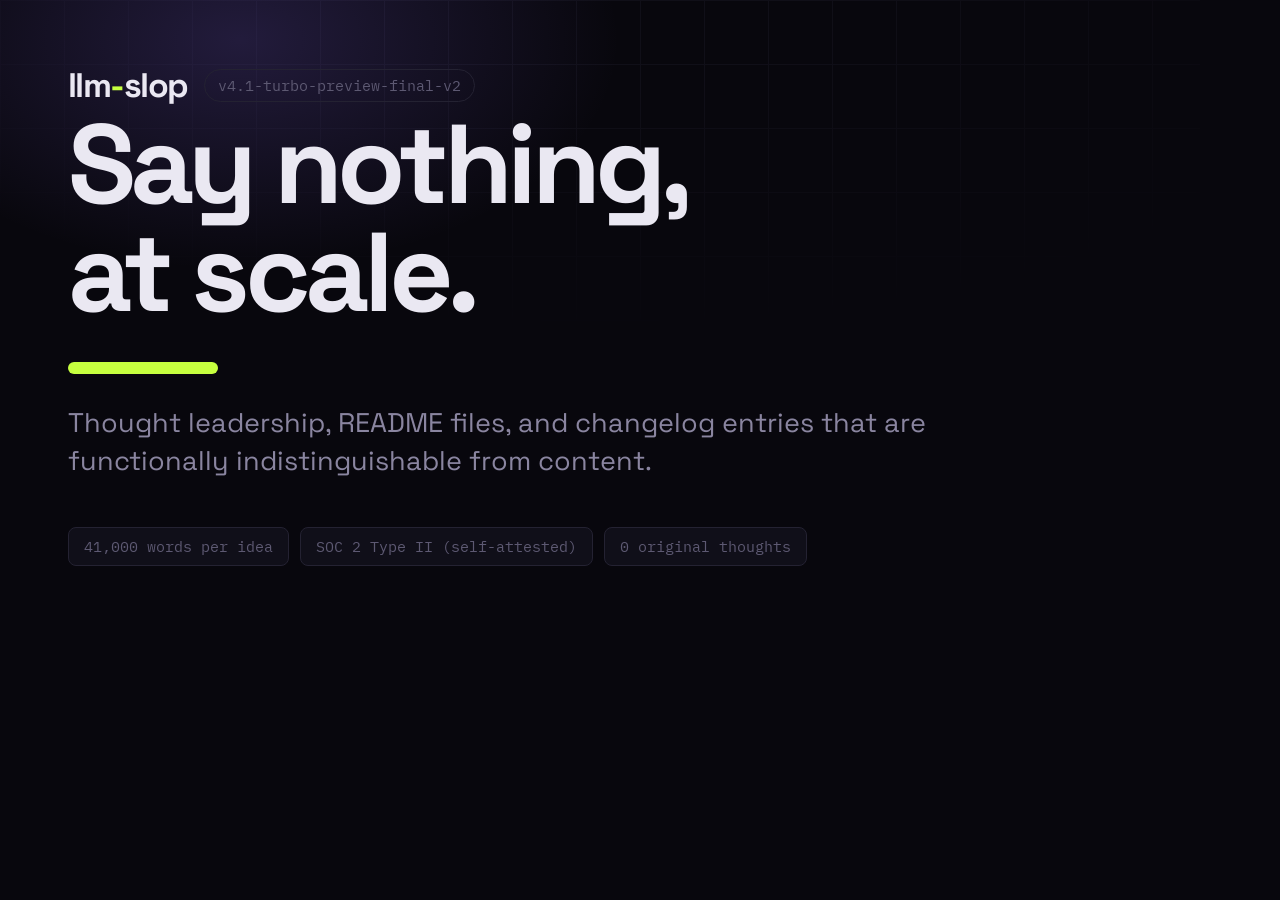
<file: tools/og-template.html>
<!doctype html><html><head><meta charset="utf-8">
<link rel="preconnect" href="https://fonts.gstatic.com" crossorigin>
<link href="https://fonts.googleapis.com/css2?family=Space+Grotesk:wght@400;500;700&family=IBM+Plex+Mono:wght@400;500&display=swap" rel="stylesheet">
<style>
*{box-sizing:border-box;margin:0}
body{width:1200px;height:630px;background:#08070d;color:#eae8f2;
  font-family:"Space Grotesk",system-ui,sans-serif;overflow:hidden;position:relative}
.grid{position:absolute;inset:0;
  background-image:linear-gradient(#242232 1px,transparent 1px),linear-gradient(90deg,#242232 1px,transparent 1px);
  background-size:64px 64px;opacity:.30;
  -webkit-mask-image:radial-gradient(ellipse 90% 70% at 50% 0%,#000 20%,transparent 78%)}
.glow{position:absolute;width:760px;height:460px;left:-140px;top:-190px;border-radius:50%;
  background:radial-gradient(closest-side,rgba(139,108,246,.20),transparent)}
.in{position:relative;padding:64px 68px;height:100%;display:flex;flex-direction:column}
.top{display:flex;align-items:center;gap:16px}
.brand{font-size:34px;font-weight:700;letter-spacing:-.045em}
.brand i{color:#c6ff3f;font-style:normal}
.ver{font-family:"IBM Plex Mono",monospace;font-size:15px;color:#5d5972;
  border:1px solid #242232;padding:6px 13px;border-radius:99px}
h1{margin-top:auto;font-size:112px;line-height:.97;letter-spacing:-.05em;font-weight:700}
.dash{display:block;width:150px;height:12px;border-radius:6px;background:#c6ff3f;margin:34px 0 30px}
.sub{font-size:27px;color:#8a85a0;max-width:880px;line-height:1.4}
.badges{display:flex;gap:11px;margin-top:auto;padding-top:44px;font-family:"IBM Plex Mono",monospace}
.b{border:1px solid #242232;background:#100f19;border-radius:8px;padding:9px 15px;font-size:15px;color:#5d5972}
</style></head><body>
<div class="grid"></div><div class="glow"></div>
<div class="in">
  <div class="top"><div class="brand">llm<i>-</i>slop</div><div class="ver">v4.1-turbo-preview-final-v2</div></div>
  <h1>Say nothing,<br>at scale.</h1>
  <span class="dash"></span>
  <p class="sub">Thought leadership, README files, and changelog entries that are functionally indistinguishable from content.</p>
  <div class="badges">
    <span class="b">41,000 words per idea</span>
    <span class="b">SOC 2 Type II (self-attested)</span>
    <span class="b">0 original thoughts</span>
  </div>
</div></body></html>
</file>
<file: site.css>
/* llm-slop — shared by every page except index.html, which inlines its own copy.
   Tokens mirror index.html; keep them in sync if the palette changes. */
:root{
  --void:#08070d;
  --panel:#100f19;
  --panel2:#16151f;
  --line:#242232;
  --text:#eae8f2;
  --dim:#8a85a0;
  --dimmer:#5d5972;
  --slop:#c6ff3f;
  --slop-dim:#7f9e2c;
  --hype:#8b6cf6;
  --radius:14px;
  --maxw:1080px;
}
*{box-sizing:border-box}
html{scroll-behavior:smooth}
body{
  margin:0;background:var(--void);color:var(--text);
  font-family:"Space Grotesk",system-ui,sans-serif;
  font-size:17px;line-height:1.55;
  -webkit-font-smoothing:antialiased;
}
body::before{
  content:"";position:fixed;inset:0;pointer-events:none;z-index:0;
  background-image:linear-gradient(var(--line) 1px,transparent 1px),linear-gradient(90deg,var(--line) 1px,transparent 1px);
  background-size:64px 64px;opacity:.28;
  mask-image:radial-gradient(ellipse 90% 60% at 50% 0%,#000 20%,transparent 75%);
  -webkit-mask-image:radial-gradient(ellipse 90% 60% at 50% 0%,#000 20%,transparent 75%);
}
.wrap{max-width:var(--maxw);margin:0 auto;padding:0 24px;position:relative;z-index:1}
a{color:inherit}
h1,h2,h3{margin:0;line-height:1.08;letter-spacing:-.025em;font-weight:700}
h2{font-size:clamp(28px,4.2vw,40px)}
p{margin:0}
.mono{font-family:"IBM Plex Mono",ui-monospace,monospace}
:focus-visible{outline:2px solid var(--slop);outline-offset:3px;border-radius:4px}

/* nav */
.nav{position:sticky;top:0;z-index:50;backdrop-filter:blur(14px);
  background:rgba(8,7,13,.82);border-bottom:1px solid var(--line)}
.nav > .wrap{display:flex;align-items:center;gap:24px;height:62px}
.brand{font-weight:700;font-size:19px;letter-spacing:-.04em;text-decoration:none;white-space:nowrap}
.brand span{color:var(--slop)}
.ver{font-size:10.5px;color:var(--dimmer);border:1px solid var(--line);
  padding:3px 8px;border-radius:99px;white-space:nowrap}
.navlinks{display:flex;gap:22px;margin-left:auto;font-size:14.5px;color:var(--dim)}
.navlinks a{text-decoration:none}
.navlinks a:hover{color:var(--text)}
.navlinks a[aria-current]{color:var(--text)}
.btn{display:inline-block;border-radius:9px;padding:9px 17px;font-size:14.5px;
  font-weight:500;text-decoration:none;border:1px solid var(--line);
  background:var(--panel2);color:var(--text);cursor:pointer;font-family:inherit}
.btn-go{background:var(--slop);color:#0b1300;border-color:var(--slop);font-weight:700}
.btn-lg{padding:14px 26px;font-size:16px}

/* sections */
section{padding:88px 0;position:relative;z-index:1}
.eyebrow{font-size:13px;color:var(--slop-dim);margin-bottom:14px}
.lede{color:var(--dim);margin-top:16px;max-width:600px;font-size:17px}
.note{font-size:12px;color:var(--dimmer);margin-top:10px}

/* hero */
.chero{padding:84px 0 8px}
.chero h1{font-size:clamp(40px,7vw,72px);letter-spacing:-.045em;max-width:14ch}
.chero .sub{max-width:580px;margin-top:24px;color:var(--dim);font-size:18.5px}
.chero .ctas{display:flex;gap:12px;margin-top:32px;flex-wrap:wrap}
.pill{display:inline-flex;align-items:center;gap:9px;font-size:12.5px;color:var(--dim);
  border:1px solid var(--line);background:var(--panel);padding:6px 14px;border-radius:99px;margin-bottom:30px}
.dot{width:6px;height:6px;border-radius:50%;background:var(--slop);box-shadow:0 0 10px var(--slop)}

/* stat strip */
.stats{display:grid;grid-template-columns:repeat(auto-fit,minmax(180px,1fr));gap:14px;margin-top:64px;
  border-top:1px solid var(--line);border-bottom:1px solid var(--line);padding:34px 0}
.stat b{display:block;font-size:34px;font-weight:700;letter-spacing:-.04em;color:var(--slop);
  font-variant-numeric:tabular-nums;line-height:1}
.stat span{display:block;margin-top:9px;font-size:13px;color:var(--dimmer)}

/* cards */
.grid{display:grid;grid-template-columns:repeat(auto-fit,minmax(268px,1fr));gap:14px;margin-top:44px}
.card{border:1px solid var(--line);border-radius:var(--radius);background:var(--panel);padding:26px 24px}
.card h3{font-size:18.5px;margin-bottom:11px}
.card h3 a{color:var(--slop);text-decoration:none}
.card h3 a:hover{text-decoration:underline}
.card p{color:var(--dim);font-size:15px;line-height:1.6}

/* board */
.filters{display:flex;flex-wrap:wrap;gap:9px;align-items:center;margin-top:40px}
.chip{border:1px solid var(--line);background:var(--panel);color:var(--dim);
  border-radius:99px;padding:7px 15px;font-size:13.5px;font-family:inherit;cursor:pointer}
.chip:hover{color:var(--text)}
.chip[aria-pressed="true"]{background:var(--slop);border-color:var(--slop);color:#0b1300;font-weight:700}
.find{margin-left:auto;display:flex;align-items:center;gap:8px;border:1px solid var(--line);
  background:var(--panel);border-radius:9px;padding:0 13px}
.find input{background:none;border:none;color:var(--text);font-family:inherit;
  font-size:13.5px;padding:9px 0;width:186px}
.find input:focus{outline:none}
.find span{color:var(--dimmer);font-size:13px}
.tally{margin-top:22px;font-size:12.5px;color:var(--dimmer)}

.board{margin-top:14px;border-top:1px solid var(--line)}
.job{display:grid;grid-template-columns:1fr auto 22px;gap:24px;align-items:center;
  padding:24px 6px;border-bottom:1px solid var(--line);text-decoration:none;
  transition:background .12s ease,padding .12s ease}
.job:hover{background:var(--panel);padding-left:14px;padding-right:14px}
.job h3{font-size:20px;margin-bottom:8px}
.job p{color:var(--dim);font-size:15px;max-width:62ch}
.tags{display:flex;gap:7px;flex-wrap:wrap;justify-content:flex-end}
.tag{border:1px solid var(--line);border-radius:6px;padding:5px 10px;font-size:11.5px;color:var(--dimmer);white-space:nowrap}
.arrow{color:var(--slop-dim);font-size:17px;text-align:right}
.job[hidden],.empty[hidden]{display:none}
.empty{padding:52px 6px;border-bottom:1px solid var(--line);color:var(--dim)}
.empty b{display:block;color:var(--text);font-size:19px;margin-bottom:8px;font-weight:700}

/* steps */
.steps{margin-top:44px;border-top:1px solid var(--line)}
.step{display:grid;grid-template-columns:56px 1fr;gap:22px;padding:24px 4px;border-bottom:1px solid var(--line)}
.num{font-size:14px;color:var(--slop-dim);padding-top:4px}
.step h3{font-size:19px;margin-bottom:8px}
.step p{color:var(--dim);font-size:15.5px}

/* quotes */
.quotes{display:grid;grid-template-columns:repeat(auto-fit,minmax(280px,1fr));gap:14px;margin-top:44px}
.quote{border:1px solid var(--line);border-radius:var(--radius);background:var(--panel);padding:26px 24px}
.quote p{font-size:15.5px;line-height:1.65;margin-bottom:18px}
.who{font-size:13px;color:var(--dimmer)}

/* offices */
.offices{display:grid;grid-template-columns:repeat(auto-fit,minmax(240px,1fr));gap:14px;margin-top:40px}
.office{border:1px solid var(--line);border-radius:var(--radius);background:var(--panel);padding:22px}
.office h3{font-size:16px;margin-bottom:7px}
.office p{color:var(--dim);font-size:14px}
.office .mono{display:block;margin-top:12px;font-size:11.5px;color:var(--dimmer)}

/* job detail */
.back{display:inline-block;margin-bottom:26px;font-size:13.5px;color:var(--dim);text-decoration:none}
.back:hover{color:var(--text)}
.jhead{padding:56px 0 0}
.jhead h1{font-size:clamp(32px,5.2vw,52px);letter-spacing:-.04em;max-width:18ch}
.jmeta{display:flex;gap:8px;flex-wrap:wrap;margin-top:22px}
.jbody{display:grid;grid-template-columns:1fr 300px;gap:52px;align-items:start;padding:56px 0 96px}
.jbody h2{font-size:22px;margin:40px 0 14px}
.jbody h2:first-child{margin-top:0}
.jbody p{color:var(--dim);font-size:16px}
.jbody ul{list-style:none;padding:0;margin:0}
.jbody li{position:relative;padding:9px 0 9px 22px;color:var(--dim);font-size:16px;border-bottom:1px solid #1c1a27}
.jbody li::before{content:"";position:absolute;left:0;top:19px;width:8px;height:2px;background:var(--slop-dim)}
.aside{border:1px solid var(--line);border-radius:var(--radius);background:var(--panel);
  padding:24px 22px;position:sticky;top:86px}
.aside dl{margin:0 0 22px;font-size:13.5px}
.aside dt{color:var(--dimmer);font-size:11.5px;margin-bottom:3px}
.aside dd{margin:0 0 15px;color:var(--text)}
.aside .btn{display:block;text-align:center;width:100%}
.aside .fine{margin-top:12px;font-size:11.5px;color:var(--dimmer);line-height:1.5}

/* apply panel */
.apply{margin-top:18px;border-top:1px solid var(--line);padding-top:16px}
.apply[hidden]{display:none}
.trace{list-style:none;padding:0;margin:0;font-size:12.5px}
.trace li{padding:6px 0;color:var(--dim);border:0}
.trace li::before{content:none}
.trace li.no{color:#e0637a;font-weight:700}


/* nav menu */
.menu-btn{font-weight:500}
.menu{position:absolute;left:0;right:0;top:100%;background:var(--panel);
  border-bottom:1px solid var(--line);box-shadow:0 24px 60px rgba(0,0,0,.55)}
.menu[hidden]{display:none}
.menu .wrap{padding-top:26px;padding-bottom:30px}
.menu-grid{display:grid;grid-template-columns:repeat(auto-fit,minmax(168px,1fr));gap:26px}
.menu-grid h4{margin:0 0 11px;font-size:11.5px;color:var(--dimmer);font-weight:500}
.menu-grid a{display:block;padding:7px 0;text-decoration:none;color:var(--dim);font-size:15px}
.menu-grid a:hover{color:var(--text)}
.menu-grid a[aria-current]{color:var(--slop)}

/* site footer (mirrors the one inlined in index.html) */
footer{border-top:1px solid var(--line);padding:64px 0 110px;font-size:13.5px;color:var(--dimmer)}
.badges{display:flex;gap:10px;flex-wrap:wrap;margin-bottom:26px}
.badge{border:1px solid var(--line);border-radius:6px;padding:6px 11px;font-size:11px}
.fgrid{display:grid;grid-template-columns:repeat(auto-fit,minmax(150px,1fr));gap:34px;margin-bottom:52px}
.fgrid h4{margin:0 0 14px;font-size:13px;color:var(--text);font-weight:500}
.fgrid a{display:block;padding:4px 0;text-decoration:none}
.fgrid a:hover{color:var(--text)}

/* status */
.banner{display:flex;align-items:center;gap:16px;border:1px solid var(--slop-dim);
  border-radius:var(--radius);background:var(--panel);padding:26px 28px;margin-top:38px}
.banner .dot{width:11px;height:11px;flex:0 0 auto}
.banner h2{font-size:clamp(22px,3vw,30px)}
.banner p{color:var(--dim);font-size:14px;margin-top:7px}
.comps{margin-top:36px;border:1px solid var(--line);border-radius:var(--radius);
  background:var(--panel);padding:8px 26px 22px}
.comp{padding:20px 0;border-bottom:1px solid #1c1a27}
.comp:last-child{border-bottom:0}
.comp-top{display:flex;align-items:baseline;gap:14px;margin-bottom:11px;flex-wrap:wrap}
.comp-name{font-size:15.5px;font-weight:500}
.comp-sub{font-size:12px;color:var(--dimmer)}
.comp-pct{margin-left:auto;font-size:12.5px;color:var(--dim);white-space:nowrap}
.strip{display:flex;gap:2px;height:26px}
.tick{flex:1 1 0;min-width:2px;border-radius:1px;background:var(--slop-dim)}
.tick.down{background:#e0637a}
.tick.part{background:#c8a13a}
.strip-x{display:flex;justify-content:space-between;font-size:11px;color:var(--dimmer);margin-top:7px}
.strip-x .d30{display:none}

.inc{border-top:1px solid var(--line);padding:30px 0 6px}
.inc h3{font-size:19px;margin-bottom:6px}
.inc-date{font-size:12px;color:var(--dimmer);margin-bottom:16px}
.upd{display:grid;grid-template-columns:104px 1fr;gap:16px;padding:9px 0;font-size:14.5px}
.upd b{font-weight:500;font-size:12px;padding-top:3px}
.upd span{color:var(--dim)}
.st-res{color:var(--slop-dim)}
.st-mon{color:#c8a13a}
.st-inv{color:#e0637a}

/* changelog */
.rel{display:grid;grid-template-columns:210px 1fr;gap:32px;padding:30px 0;border-bottom:1px solid var(--line)}
.rel-v{font-size:14px;color:var(--text)}
.rel-d{font-size:12px;color:var(--dimmer);margin-top:5px}
.rel-b{display:inline-block;margin-top:9px;border:1px solid var(--line);border-radius:5px;
  padding:3px 8px;font-size:10.5px;color:var(--dimmer)}
.rel-b.now{border-color:var(--slop-dim);color:var(--slop)}
.rel ul{list-style:none;padding:0;margin:0}
.rel li{position:relative;padding:6px 0 6px 20px;color:var(--dim);font-size:15.5px}
.rel li::before{content:"";position:absolute;left:0;top:15px;width:7px;height:2px;background:var(--slop-dim)}
.rel[hidden]{display:none}

/* feed */
.feat{border:1px solid var(--line);border-radius:var(--radius);background:var(--panel);
  margin-top:40px;overflow:hidden}
.feat-bar{display:flex;align-items:center;gap:10px;padding:11px 16px;
  border-bottom:1px solid var(--line);font-size:11.5px;color:var(--dimmer)}
.feat-bar .dot{background:var(--hype);box-shadow:none}
.feat-body{padding:28px 30px 30px}
.feat h3{font-size:clamp(21px,3vw,28px);margin-bottom:16px}
.feat p{color:#d3d0e0;font-size:15.5px;line-height:1.7;white-space:pre-wrap}
.feat-foot{display:flex;justify-content:space-between;flex-wrap:wrap;gap:10px;
  font-size:11.5px;color:var(--dimmer);border-top:1px solid var(--line);padding:11px 16px}
.posts{margin-top:40px;border-top:1px solid var(--line)}
.post{padding:22px 6px;border-bottom:1px solid var(--line)}
.post h3{font-size:18.5px;margin-bottom:9px}
.post-m{display:flex;gap:14px;flex-wrap:wrap;font-size:11.5px;color:var(--dimmer)}
.pager{display:flex;align-items:center;gap:14px;margin-top:34px;flex-wrap:wrap}
.pager span{font-size:13px;color:var(--dimmer)}

/* trust */
.comps.plain .comp{padding:15px 0}
.comps.plain .comp-top{margin-bottom:0}
.proc{margin-top:40px;border-top:1px solid var(--line)}
.proc-row{display:grid;grid-template-columns:210px 1fr;gap:32px;padding:24px 0;
  border-bottom:1px solid var(--line)}
.proc-n{font-size:15.5px;font-weight:500}
.proc-l{font-size:12px;color:var(--dimmer);margin-top:5px}
.proc-p{color:var(--dim);font-size:15.5px}

/* glossary + faq */
.gloss{margin-top:40px;border-top:1px solid var(--line)}
.gterm{display:grid;grid-template-columns:210px 1fr;gap:32px;padding:24px 0;
  border-bottom:1px solid var(--line);margin:0}
.gname{font-size:15.5px;font-weight:500}
.gpos{display:block;font-size:12px;color:var(--dimmer);margin-top:5px;font-weight:400}
.gdef{color:var(--dim);font-size:15.5px;margin:0}
.gdef a{color:var(--dim)}
.qa{margin-top:40px;border-top:1px solid var(--line)}
.qa-i{padding:26px 0;border-bottom:1px solid var(--line)}
.qa-i h3{font-size:19px;letter-spacing:-.02em}
.qa-i p{margin-top:12px;color:var(--dim);font-size:15.5px;max-width:66ch}

/* deck */
html.deckdoc{scroll-snap-type:y proximity}
.slide{position:relative;display:flex;align-items:center;
  min-height:calc(100vh - 62px);min-height:calc(100svh - 62px);
  padding:96px 0 72px;border-bottom:1px solid var(--line);
  scroll-snap-align:start;scroll-margin-top:62px}
.slide > .wrap{width:100%}
/* slide chrome sits at the top of the slide; the content stays centred */
.sl-top{position:absolute;top:30px;left:0;right:0;max-width:var(--maxw);margin:0 auto;
  padding:0 24px;display:flex;justify-content:space-between;gap:16px;
  font-size:11.5px;color:var(--dimmer);z-index:1}
.sl-h1{font-size:clamp(40px,7vw,72px);letter-spacing:-.045em;max-width:14ch}
.slide h2{font-size:clamp(30px,5.4vw,50px);letter-spacing:-.04em;max-width:15ch}
.slide .lede{font-size:18px;max-width:640px}
.slide .lede + .lede{margin-top:16px}
.slide .stats{margin-top:44px}
.slide .card .role{font-size:11.5px;color:var(--dimmer);margin:-4px 0 11px}
.sl-end{margin-top:34px}

.bch{display:grid;gap:10px;max-width:720px;margin-top:38px}
.bch-row{display:grid;grid-template-columns:180px 1fr;gap:16px;align-items:center}
.bch-l{font-size:14.5px;color:var(--dim)}
.bch-bar{display:block;min-width:56px;border:1px solid var(--line);border-radius:6px;
  background:var(--panel2);color:var(--dim);padding:7px 10px;font-size:12.5px;white-space:nowrap}
.bch-bar.win{background:var(--slop);border-color:var(--slop);color:#0b1300;font-weight:500}

.quad{max-width:620px;margin-top:34px}
.qy,.qx{display:block;font-size:11.5px;color:var(--dimmer)}
.qy{margin-bottom:9px}
.qx{margin-top:9px;text-align:right}
.qbox{position:relative;aspect-ratio:16/10;border:1px solid var(--line);
  border-radius:var(--radius);background:var(--panel)}
.qbox::before,.qbox::after{content:"";position:absolute;background:#1c1a27}
.qbox::before{left:50%;top:0;bottom:0;width:1px}
.qbox::after{top:50%;left:0;right:0;height:1px}
/* points are anchored by their dot, so a label never runs off the box */
.pt{position:absolute;transform:translate(-3px,50%);white-space:nowrap;
  font-size:12px;color:var(--dim)}
.pt::before{content:"";display:inline-block;width:7px;height:7px;border-radius:50%;
  background:var(--dimmer);margin-right:7px;vertical-align:middle}
.pt.us{color:var(--slop);font-weight:700;transform:translate(-92%,50%)}
.pt.us::before{background:var(--slop);box-shadow:0 0 10px var(--slop)}

.figs{display:grid;grid-template-columns:repeat(auto-fit,minmax(200px,1fr));gap:14px;margin-top:40px}
.fig{border:1px solid var(--line);border-radius:var(--radius);background:var(--panel);padding:22px 20px}
.fig b{display:block;font-size:30px;font-weight:700;letter-spacing:-.04em;color:var(--slop);
  font-variant-numeric:tabular-nums;line-height:1}
.fig span{display:block;margin-top:10px;font-size:12.5px}
.fig p{margin-top:7px;color:var(--dim);font-size:14px;line-height:1.55}

/* The log — malcollm/ */
.logs{margin-top:14px;border-top:1px solid var(--line)}
.log{padding:26px 6px;border-bottom:1px solid var(--line)}
.log[hidden]{display:none}
.log-m{display:flex;align-items:baseline;gap:14px;flex-wrap:wrap;
  font-size:11.5px;color:var(--dimmer);margin-bottom:13px}
.log-m a{color:var(--slop-dim);text-decoration:none}
.log-m a:hover{text-decoration:underline}
.log-p{border:1px solid var(--line);border-radius:5px;padding:3px 8px}
.log-b p{color:var(--dim);font-size:16px;line-height:1.55;max-width:66ch}
.log-b p + p{margin-top:9px}
.log-b a{color:var(--slop-dim)}
/* the honest seam: this one is not a joke, so it has to be readable */
.disclose{margin-top:16px;max-width:72ch;border-left:2px solid var(--slop-dim);
  padding:4px 0 4px 16px;color:var(--dim);font-size:13.5px;line-height:1.6}

.deck-ctl{position:fixed;right:18px;bottom:18px;z-index:40;display:flex;align-items:center;gap:8px;
  border:1px solid var(--line);border-radius:99px;padding:6px 10px;
  background:rgba(16,15,25,.9);backdrop-filter:blur(10px)}
.deck-ctl[hidden]{display:none}
.deck-ctl .btn{padding:5px 12px;border-radius:99px}
.deck-ctl span{min-width:54px;text-align:center;font-size:11.5px;color:var(--dim)}

@media (max-width:900px){
  .ver{display:none}
  .jbody{grid-template-columns:1fr;gap:36px}
  .aside{position:static}
}
@media (max-width:720px){
  /* 90 two-pixel ticks plus their gaps cannot fit a phone; show the last 30 */
  .strip .tick:nth-child(-n+60){display:none}
  .strip-x .d90{display:none}
  .strip-x .d30{display:inline}
  .navlinks{display:none}
  .rel{grid-template-columns:1fr;gap:12px}
  .gterm{grid-template-columns:1fr;gap:10px}
  .proc-row{grid-template-columns:1fr;gap:10px}
  .upd{grid-template-columns:1fr;gap:2px}
  .comps{padding:8px 18px 18px}
  .nav > .wrap{gap:12px}
  .nav .menu-btn{margin-left:auto}
  section{padding:64px 0}
  .job{grid-template-columns:1fr;gap:14px}
  .tags{justify-content:flex-start}
  .arrow{display:none}
  .find{margin-left:0;width:100%}
  .find input{width:100%}
  .bch-row{grid-template-columns:110px 1fr;gap:12px}
  .pt{font-size:11px}
  .deck-ctl{right:12px;bottom:12px}
  /* room for the fixed pager, and less air around tall slides */
  .slide{padding:76px 0 86px}
  .sl-top{top:24px}
  .slide .grid{gap:10px;margin-top:32px}
  .slide .card{padding:19px 18px}
  .slide .figs{gap:10px;margin-top:32px}
  .slide .stats{margin-top:34px;padding:26px 0}
}
@media (prefers-reduced-motion:reduce){
  *{animation:none!important;transition:none!important}
  html{scroll-behavior:auto}
}
</file>
